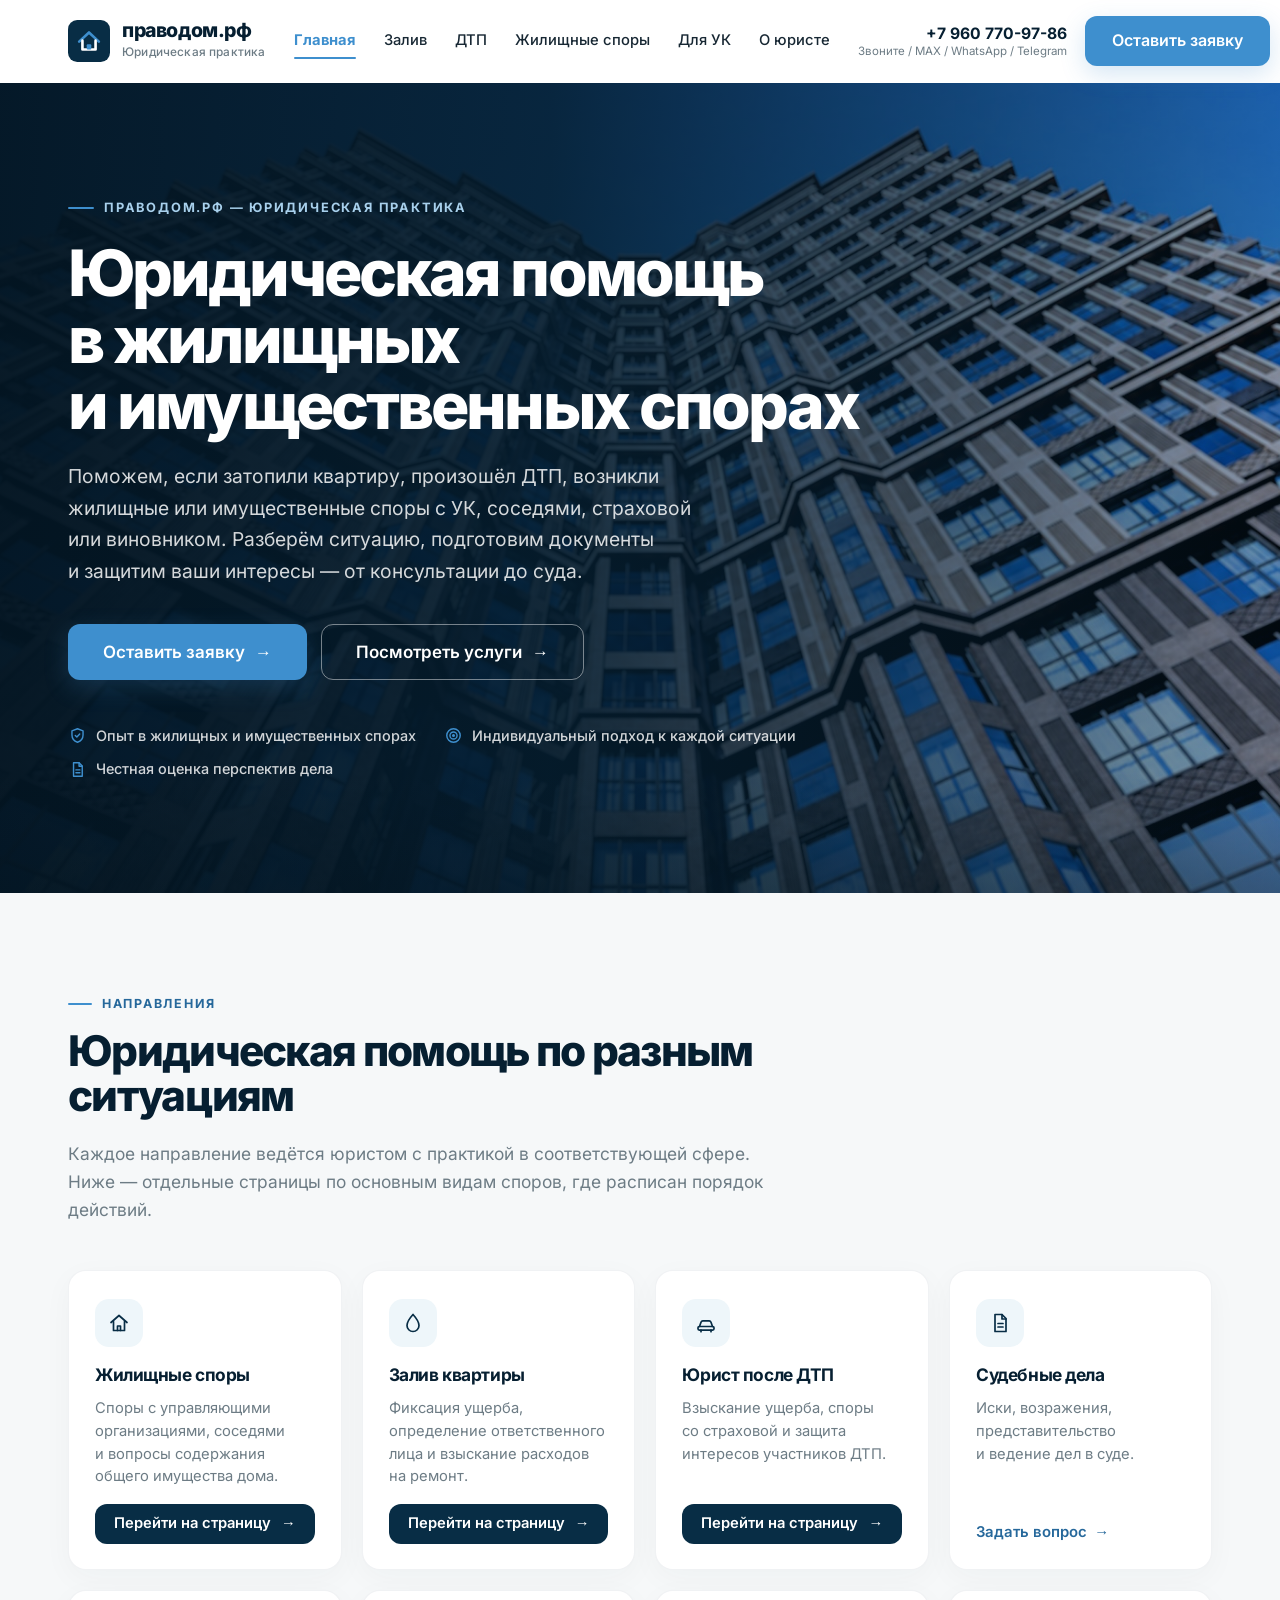
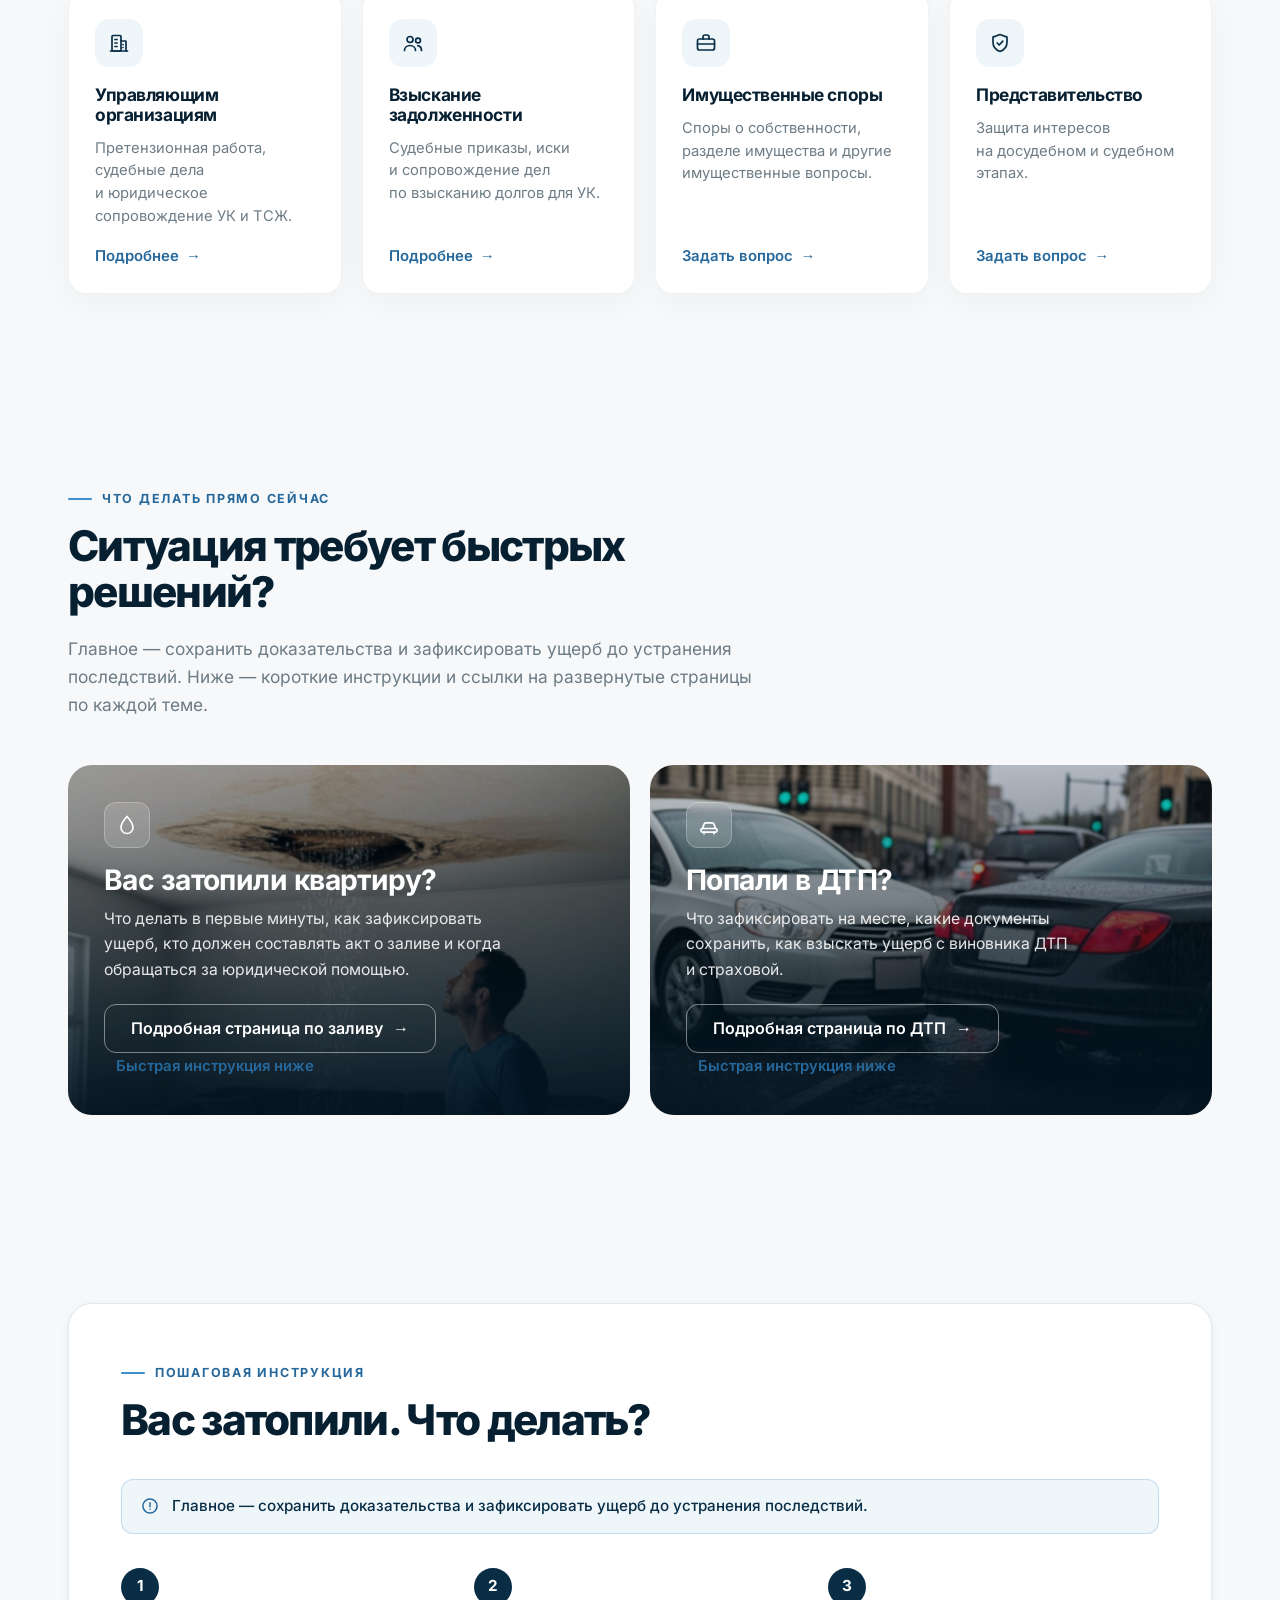
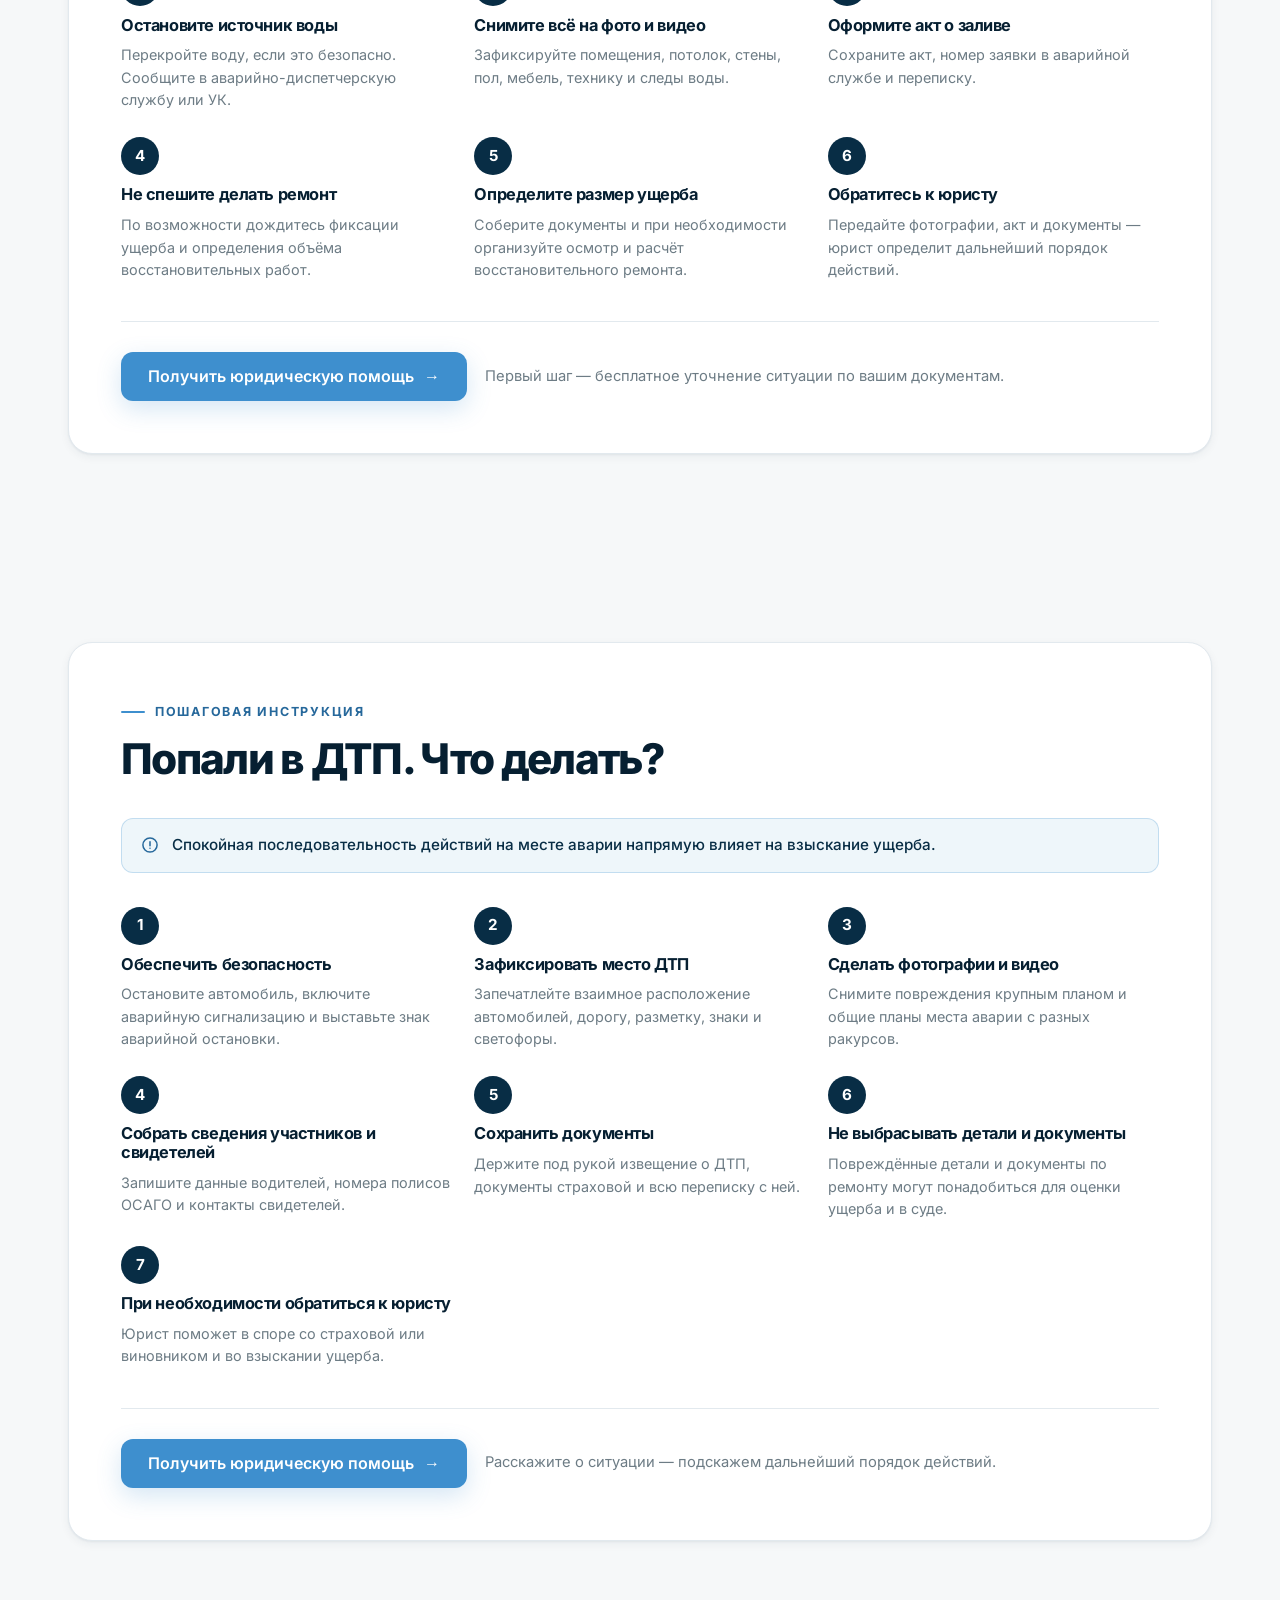
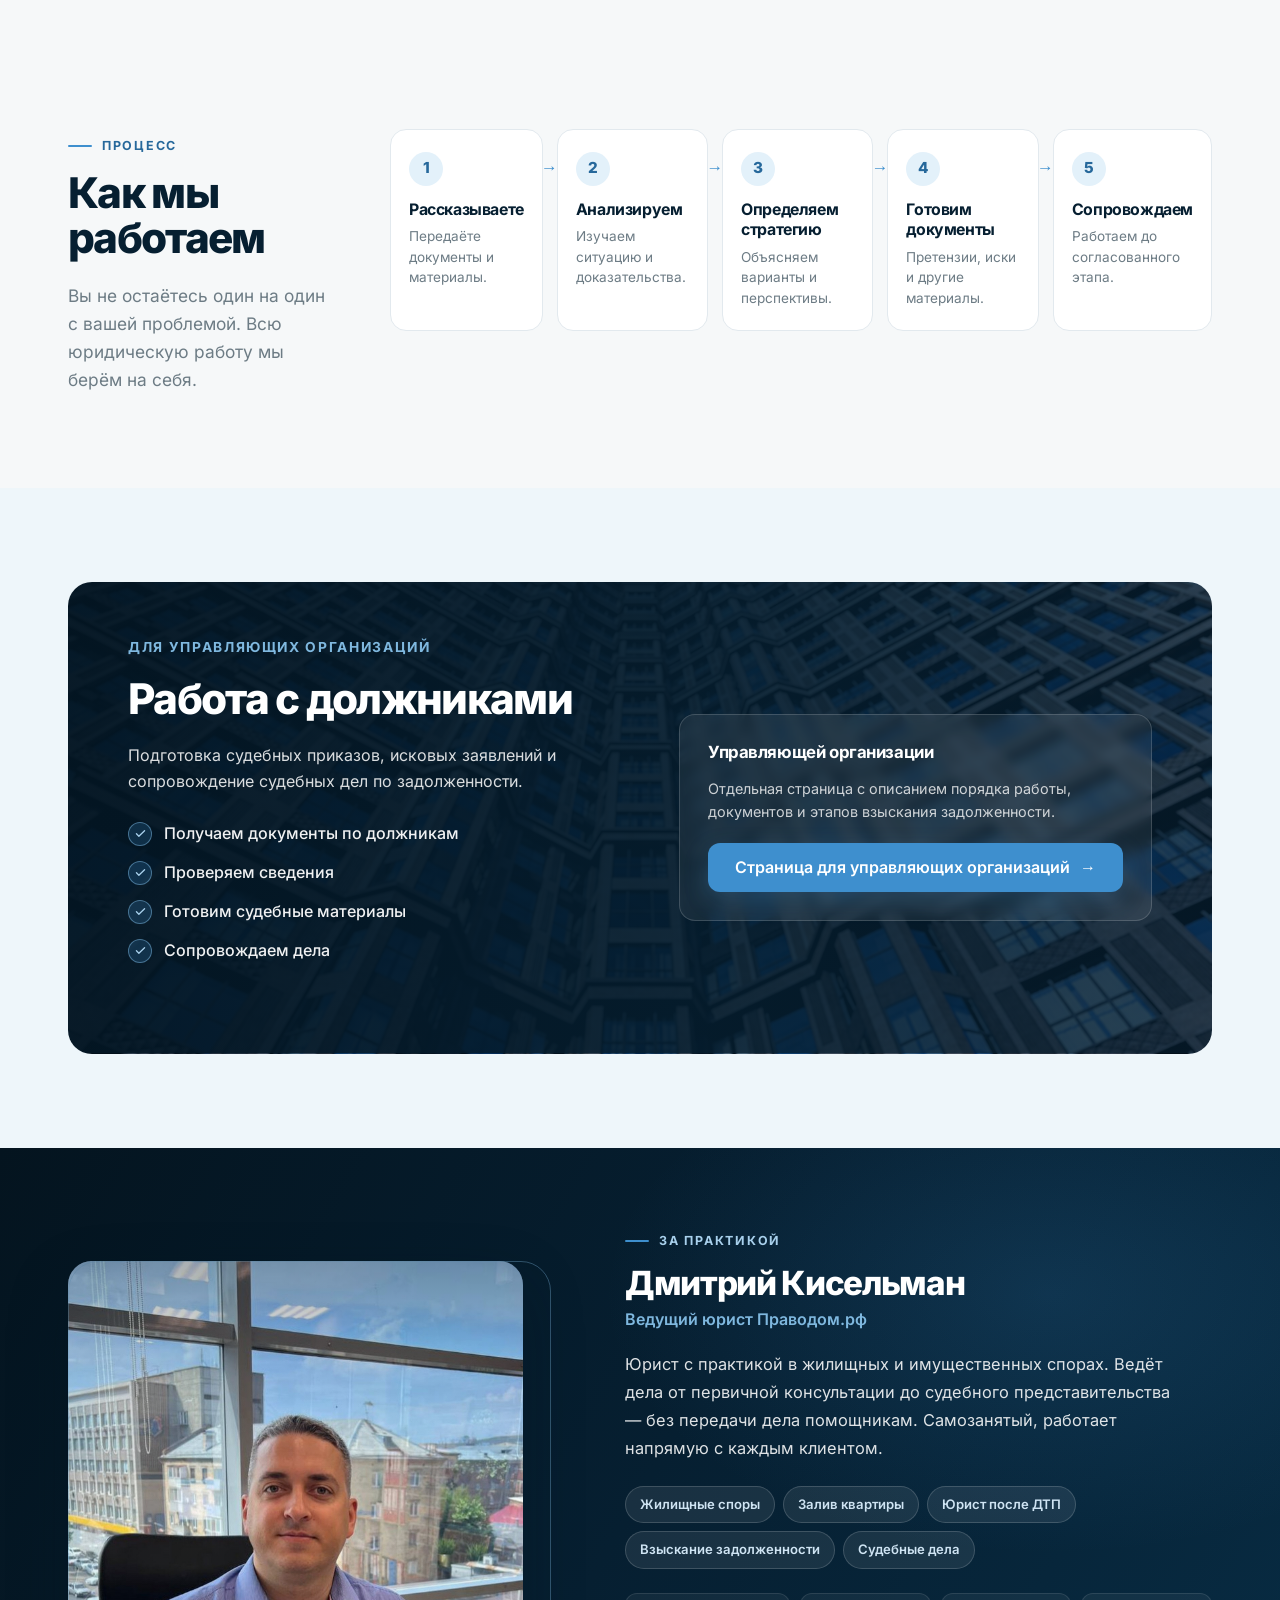
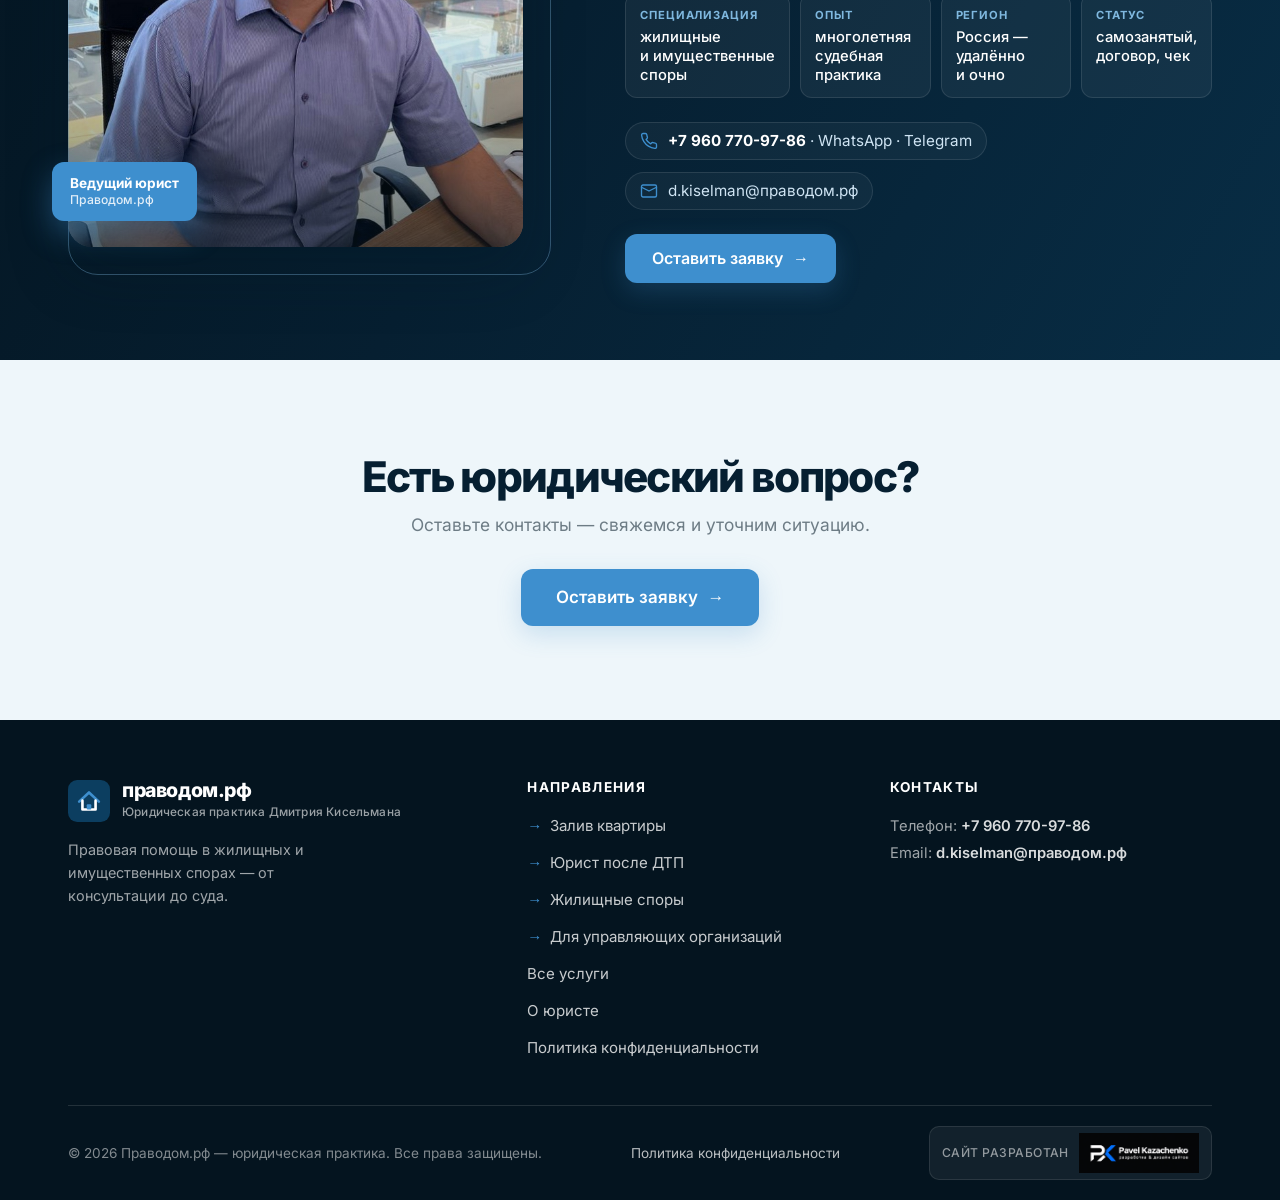
<file: index.html>
<!DOCTYPE html>
<html lang="ru">
<head>
  <meta charset="UTF-8">
  <meta name="viewport" content="width=device-width, initial-scale=1.0">

  <!-- ================= SEO: базовые мета-теги ================= -->
  <title>Праводом.рф — юридическая помощь в жилищных и имущественных спорах</title>
  <meta name="description" content="Юридическая помощь по жилищным и имущественным спорам: заливы квартир, ДТП, взыскание ущерба, судебные дела и работа с управляющими организациями. От консультации до суда.">
  <meta name="keywords" content="юрист по жилищным спорам, юрист по заливу квартиры, юрист после ДТП, взыскание ущерба, юридическая помощь, юрист по имущественным спорам, судебные дела, представитель в суде">
  <meta name="author" content="Дмитрий Кисельман">
  <meta name="robots" content="index, follow, max-image-preview:large, max-snippet:-1">
  <meta name="language" content="Russian">
  <meta name="rating" content="general">

  <!-- ================= SEO: canonical ================= -->
  <link rel="canonical" href="https://xn--80aeg6aibci.xn--p1ai/">

  <!-- ================= SEO: альтернативные hreflang ================= -->
  <link rel="alternate" hreflang="ru" href="https://xn--80aeg6aibci.xn--p1ai/">
  <link rel="alternate" hreflang="x-default" href="https://xn--80aeg6aibci.xn--p1ai/">

  <!-- ================= Open Graph (Facebook, VK, Telegram, WhatsApp) ================= -->
  <meta property="og:type" content="website">
  <meta property="og:site_name" content="Праводом.рф">
  <meta property="og:locale" content="ru_RU">
  <meta property="og:url" content="https://xn--80aeg6aibci.xn--p1ai/">
  <meta property="og:title" content="Праводом.рф — юридическая помощь в жилищных и имущественных спорах">
  <meta property="og:description" content="Юридическая помощь по жилищным и имущественным спорам: заливы квартир, ДТП, взыскание ущерба, судебные дела и работа с управляющими организациями. От консультации до суда.">
  <meta property="og:image" content="https://xn--80aeg6aibci.xn--p1ai/assets/img/hero.jpg">
  <meta property="og:image:width" content="1200">
  <meta property="og:image:height" content="630">
  <meta property="og:image:alt" content="Праводом.рф — юридическая практика Дмитрия Кисельмана">

  <!-- ================= Twitter Card ================= -->
  <meta name="twitter:card" content="summary_large_image">
  <meta name="twitter:title" content="Праводом.рф — юридическая помощь в жилищных и имущественных спорах">
  <meta name="twitter:description" content="Юридическая помощь по жилищным и имущественным спорам: заливы квартир, ДТП, взыскание ущерба, судебные дела и работа с управляющими организациями.">
  <meta name="twitter:image" content="https://xn--80aeg6aibci.xn--p1ai/assets/img/hero.jpg">

  <!-- ================= Производительность и иконки ================= -->
  <link rel="icon" type="image/svg+xml" href="assets/favicon.svg">
  <link rel="apple-touch-icon" href="assets/favicon.svg">
  <link rel="preload" as="image" href="assets/img/hero.jpg">
  <link rel="stylesheet" href="assets/fonts/fonts.css">
  <link rel="stylesheet" href="assets/style.css">

  <!-- ================= Структурированные данные: LegalService (schema.org) ================= -->
  <script type="application/ld+json">
  {
    "@context": "https://schema.org",
    "@type": "LegalService",
    "name": "Праводом.рф — юридическая практика Дмитрия Кисельмана",
    "alternateName": "Праводом.рф",
    "description": "Юридическая помощь по жилищным и имущественным спорам: заливы квартир, ДТП, взыскание ущерба, судебные дела и работа с управляющими организациями.",
    "url": "https://xn--80aeg6aibci.xn--p1ai/",
    "image": "https://xn--80aeg6aibci.xn--p1ai/assets/img/hero.jpg",
    "logo": "https://xn--80aeg6aibci.xn--p1ai/logo.svg",
    "telephone": "+7-960-770-97-86",
    "email": "d.kiselman@праводом.рф",
    "priceRange": "$$",
    "areaServed": {
      "@type": "Country",
      "name": "Россия"
    },
    "address": {
      "@type": "PostalAddress",
      "addressCountry": "RU"
    },
    "founder": {
      "@type": "Person",
      "name": "Дмитрий Кисельман",
      "jobTitle": "Ведущий юрист",
      "worksFor": {
        "@type": "LegalService",
        "name": "Праводом.рф"
      }
    },
    "employee": {
      "@type": "Person",
      "name": "Дмитрий Кисельман",
      "jobTitle": "Ведущий юрист",
      "image": "https://xn--80aeg6aibci.xn--p1ai/assets/dmitry.jpg"
    },
    "contactPoint": {
      "@type": "ContactPoint",
      "telephone": "+7-960-770-97-86",
      "email": "d.kiselman@праводом.рф",
      "contactType": "customer service",
      "availableLanguage": ["Russian"]
    },
    "sameAs": []
  }
  </script>

  <!-- ================= Структурированные данные: BreadcrumbList ================= -->
  <script type="application/ld+json">
  {
    "@context": "https://schema.org",
    "@type": "BreadcrumbList",
    "itemListElement": [
      {
        "@type": "ListItem",
        "position": 1,
        "name": "Главная",
        "item": "https://xn--80aeg6aibci.xn--p1ai/"
      }
    ]
  }
  </script>
  <script src="https://challenges.cloudflare.com/turnstile/v0/api.js" async defer></script>
  <!-- ================= Security Headers (через meta) ================= -->
  <meta http-equiv="Content-Security-Policy" content="default-src 'self'; script-src 'self' 'unsafe-inline' https://challenges.cloudflare.com https://www.googletagmanager.com https://mc.yandex.ru; style-src 'self' 'unsafe-inline' https://challenges.cloudflare.com; img-src 'self' data: blob: https://mc.yandex.ru https://www.google-analytics.com; font-src 'self' data:; connect-src 'self' https://pravodom-lead.paffnyters.workers.dev https://challenges.cloudflare.com https://ncuthxvxiwghjgduchhc.supabase.co https://mc.yandex.ru https://www.google-analytics.com https://www.googletagmanager.com; frame-src https://challenges.cloudflare.com; object-src 'none'; base-uri 'self'; form-action 'self'; frame-ancestors 'none';">
  <meta name="referrer" content="strict-origin-when-cross-origin">
  <meta http-equiv="X-Content-Type-Options" content="nosniff">
  <meta name="color-scheme" content="light">
  <meta name="permissions-policy" content="camera=(), microphone=(), geolocation=(), payment=(), usb=(), magnetometer=(), gyroscope=(), accelerometer=(), interest-cohort=()">

  <!-- ================= Yandex.Metrika ================= -->
  <!-- Yandex.Metrika (счётчик 112861594) -->
  <script type="text/javascript">
    (function(m,e,t,r,i,k,a){m[i]=m[i]||function(){(m[i].a=m[i].a||[]).push(arguments)};
    m[i].l=1*new Date();
    for (var j = 0; j < document.scripts.length; j++) {if (document.scripts[j].src === r) { return; }}
    k=e.createElement(t),a=e.getElementsByTagName(t)[0],k.async=1,k.src=r,a.parentNode.insertBefore(k,a)})
    (window, document, "script", "https://mc.yandex.ru/metrika/tag.js", "ym");
    ym(112861594, "init", {
      clickmap:true,
      trackLinks:true,
      accurateTrackBounce:true,
      webvisor:true
    });
  </script>
  <noscript>
    <div><img src="https://mc.yandex.ru/watch/112861594" style="position:absolute; left:-9999px;" alt="" /></div>
  </noscript>

  <!-- ================= Google Analytics 4 ================= -->
  <!-- Google Analytics 4 (G-REN6XLHVDM) -->
  <script async src="https://www.googletagmanager.com/gtag/js?id=G-REN6XLHVDM"></script>
  <script>
    window.dataLayer = window.dataLayer || [];
    function gtag(){dataLayer.push(arguments);}
    gtag('js', new Date());
    gtag('config', 'G-REN6XLHVDM', { 'anonymize_ip': true });
  </script>

</head>
<body>

<!-- ================= ШАПКА ================= -->
<header class="header" id="top">
  <div class="container header__inner">
    <a class="brand" href="/" aria-label="Праводом.рф — на главную">
      <svg class="brand__mark" viewBox="0 0 64 64" aria-hidden="true">
        <rect width="64" height="64" rx="14" fill="#082D45"/>
        <path d="M17 33 L32 19 L47 33" fill="none" stroke="#3E8FCE" stroke-width="4" stroke-linecap="round" stroke-linejoin="round"/>
        <path d="M22 31.5 V45 H42 V31.5" fill="none" stroke="#FFFFFF" stroke-width="4" stroke-linecap="round" stroke-linejoin="round"/>
        <rect x="28.5" y="37" width="7" height="8" rx="1.5" fill="#3E8FCE"/>
      </svg>
      <span>
        <span class="brand__name">праводом.рф</span>
        <span class="brand__tag">Юридическая практика</span>
      </span>
    </a>
    <nav class="nav" aria-label="Основная навигация">
      <a class="nav__link" href="/">Главная</a>
      <a class="nav__link" href="/zalyv/">Залив</a>
      <a class="nav__link" href="/dtp/">ДТП</a>
      <a class="nav__link" href="/zhilishchnye-spory/">Жилищные споры</a>
      <a class="nav__link" href="/dolgi/">Для УК</a>
      <a class="nav__link" href="#yurist">О юристе</a>
    </nav>
    <div class="header__right">
      <!-- TODO: заменить телефон-заглушку на реальный номер -->
      <a class="header__phone" href="tel:+79607709786" itemprop="telephone">
        <b>+7 960 770-97-86</b>
        <span>Звоните / MAX / WhatsApp / Telegram</span>
      </a>
      <button class="btn btn--primary" type="button" data-modal-open>Оставить заявку</button>
      <button class="nav-toggle" type="button" aria-label="Открыть меню" aria-expanded="false"><span></span></button>
    </div>
  </div>
  <div class="mobile-menu">
    <a href="/">Главная</a>
    <a href="/zalyv/">Залив квартиры</a>
    <a href="/dtp/">Юрист после ДТП</a>
    <a href="/zhilishchnye-spory/">Жилищные споры</a>
    <a href="/dolgi/">Для управляющих организаций</a>
    <a href="#yurist">О юристе</a>
    <a href="tel:+79607709786">+7 960 770-97-86</a>
    <button class="btn btn--primary" type="button" data-modal-open>Оставить заявку</button>
  </div>
</header>

<main>

  <!-- ================= HERO ================= -->
  <section class="hero hero--main" itemscope itemtype="https://schema.org/LegalService">
    <div class="hero__bg" role="img" aria-label="Юридическая практика по жилищным и имущественным спорам"></div>
    <div class="container">
      <div class="hero__inner">
        <p class="hero__eyebrow">Праводом.рф — юридическая практика</p>
        <h1 class="hero__title">Юридическая помощь в&nbsp;жилищных и&nbsp;имущественных спорах</h1>
        <p class="hero__sub">Поможем, если затопили квартиру, произошёл ДТП, возникли жилищные или имущественные споры с&nbsp;УК, соседями, страховой или виновником. Разберём ситуацию, подготовим документы и&nbsp;защитим ваши интересы — от&nbsp;консультации до&nbsp;суда.</p>
        <meta itemprop="name" content="Праводом.рф">
        <meta itemprop="description" content="Юридическая помощь по жилищным и имущественным спорам: заливы квартир, ДТП, взыскание ущерба, судебные дела и работа с управляющими организациями.">
        <div class="hero__actions">
          <button class="btn btn--primary btn--lg" type="button" data-modal-open>Оставить заявку <span class="arr">→</span></button>
          <a class="btn btn--ghost btn--lg" href="#uslugi">Посмотреть услуги <span class="arr">→</span></a>
        </div>
        <ul class="hero__chips">
          <li>
            <svg viewBox="0 0 24 24" fill="none" stroke="currentColor" stroke-width="1.8" stroke-linecap="round" stroke-linejoin="round" aria-hidden="true"><path d="M12 3.5l7 2.6v5.2c0 4.6-3 7.8-7 9.2-4-1.4-7-4.6-7-9.2V6.1z"/><path d="M9.2 12l2 2 3.6-3.8"/></svg>
            Опыт в жилищных и имущественных спорах
          </li>
          <li>
            <svg viewBox="0 0 24 24" fill="none" stroke="currentColor" stroke-width="1.8" stroke-linecap="round" stroke-linejoin="round" aria-hidden="true"><circle cx="12" cy="12" r="8.5"/><circle cx="12" cy="12" r="4.5"/><circle cx="12" cy="12" r="1"/></svg>
            Индивидуальный подход к&nbsp;каждой ситуации
          </li>
          <li>
            <svg viewBox="0 0 24 24" fill="none" stroke="currentColor" stroke-width="1.8" stroke-linecap="round" stroke-linejoin="round" aria-hidden="true"><path d="M7 3.5h7l4 4v13H7z"/><path d="M14 3.5V8h4"/><path d="M10 12.5h5M10 16h5"/></svg>
            Честная оценка перспектив дела
          </li>
        </ul>
      </div>
    </div>
  </section>

  <!-- ================= УСЛУГИ ================= -->
  <section class="section" id="uslugi">
    <div class="container">
      <div class="sec-head reveal">
        <p class="eyebrow">Направления</p>
        <h2>Юридическая помощь по&nbsp;разным ситуациям</h2>
        <p class="sec-lead">Каждое направление ведётся юристом с&nbsp;практикой в&nbsp;соответствующей сфере. Ниже — отдельные страницы по&nbsp;основным видам споров, где расписан порядок действий.</p>
      </div>
      <div class="cards">

        <article class="card reveal">
          <div class="card__icon">
            <svg viewBox="0 0 24 24" fill="none" stroke="currentColor" stroke-width="1.7" stroke-linecap="round" stroke-linejoin="round" aria-hidden="true"><path d="M4 11.5 12 4.5l8 7"/><path d="M6.5 10.5v9h11v-9"/><path d="M10.5 19.5v-4.5h3v4.5"/></svg>
          </div>
          <h3 class="card__title">Жилищные споры</h3>
          <p class="card__text">Споры с&nbsp;управляющими организациями, соседями и&nbsp;вопросы содержания общего имущества дома.</p>
          <a class="btn btn--dark btn--sm card__btn" href="zhilishchnye-spory/">Перейти на страницу <span class="arr">→</span></a>
        </article>

        <article class="card reveal">
          <div class="card__icon">
            <svg viewBox="0 0 24 24" fill="none" stroke="currentColor" stroke-width="1.7" stroke-linecap="round" stroke-linejoin="round" aria-hidden="true"><path d="M12 3.5s6 6.6 6 11a6 6 0 0 1-12 0c0-4.4 6-11 6-11z"/></svg>
          </div>
          <h3 class="card__title">Залив квартиры</h3>
          <p class="card__text">Фиксация ущерба, определение ответственного лица и&nbsp;взыскание расходов на&nbsp;ремонт.</p>
          <a class="btn btn--dark btn--sm card__btn" href="zalyv/">Перейти на страницу <span class="arr">→</span></a>
        </article>

        <article class="card reveal">
          <div class="card__icon">
            <svg viewBox="0 0 24 24" fill="none" stroke="currentColor" stroke-width="1.7" stroke-linecap="round" stroke-linejoin="round" aria-hidden="true"><path d="M5.5 15.5 7 11.2A2 2 0 0 1 8.9 9.9h6.2a2 2 0 0 1 1.9 1.3l1.5 4.3"/><rect x="4" y="15.5" width="16" height="3.6" rx="1.3"/><path d="M7 19.1v1.6M17 19.1v1.6"/></svg>
          </div>
          <h3 class="card__title">Юрист после ДТП</h3>
          <p class="card__text">Взыскание ущерба, споры со&nbsp;страховой и&nbsp;защита интересов участников ДТП.</p>
          <a class="btn btn--dark btn--sm card__btn" href="dtp/">Перейти на страницу <span class="arr">→</span></a>
        </article>

        <article class="card reveal">
          <div class="card__icon">
            <svg viewBox="0 0 24 24" fill="none" stroke="currentColor" stroke-width="1.7" stroke-linecap="round" stroke-linejoin="round" aria-hidden="true"><path d="M7 3.5h7l4 4v13H7z"/><path d="M14 3.5V8h4"/><path d="M10 12.5h5M10 16h5"/></svg>
          </div>
          <h3 class="card__title">Судебные дела</h3>
          <p class="card__text">Иски, возражения, представительство и&nbsp;ведение дел в&nbsp;суде.</p>
          <a class="card__link" href="#zayavka" data-modal-open data-modal-source="usluga-sudebnye-dela">Задать вопрос <span class="arr">→</span></a>
        </article>

        <article class="card reveal">
          <div class="card__icon">
            <svg viewBox="0 0 24 24" fill="none" stroke="currentColor" stroke-width="1.7" stroke-linecap="round" stroke-linejoin="round" aria-hidden="true"><rect x="5" y="4.5" width="9" height="15.5" rx="1"/><path d="M14 10h4.5a.5.5 0 0 1 .5.5v9.5"/><path d="M8 8.5h2M8 12h2M8 15.5h2M16 13.5h.01M16 16.5h.01"/><path d="M3.5 20h17"/></svg>
          </div>
          <h3 class="card__title">Управляющим организациям</h3>
          <p class="card__text">Претензионная работа, судебные дела и&nbsp;юридическое сопровождение УК и&nbsp;ТСЖ.</p>
          <a class="card__link" href="dolgi/">Подробнее <span class="arr">→</span></a>
        </article>

        <article class="card reveal">
          <div class="card__icon">
            <svg viewBox="0 0 24 24" fill="none" stroke="currentColor" stroke-width="1.7" stroke-linecap="round" stroke-linejoin="round" aria-hidden="true"><circle cx="9" cy="8.5" r="3"/><path d="M3.5 19.5c0-3 2.5-5 5.5-5s5.5 2 5.5 5"/><circle cx="17" cy="9.5" r="2.4"/><path d="M16.8 14.6c2.3.4 3.7 2.1 3.7 4.9"/></svg>
          </div>
          <h3 class="card__title">Взыскание задолженности</h3>
          <p class="card__text">Судебные приказы, иски и&nbsp;сопровождение дел по&nbsp;взысканию долгов для УК.</p>
          <a class="card__link" href="dolgi/">Подробнее <span class="arr">→</span></a>
        </article>

        <article class="card reveal">
          <div class="card__icon">
            <svg viewBox="0 0 24 24" fill="none" stroke="currentColor" stroke-width="1.7" stroke-linecap="round" stroke-linejoin="round" aria-hidden="true"><rect x="3.5" y="8" width="17" height="11" rx="2"/><path d="M9 8V6a2 2 0 0 1 2-2h2a2 2 0 0 1 2 2v2"/><path d="M3.5 13h17"/></svg>
          </div>
          <h3 class="card__title">Имущественные споры</h3>
          <p class="card__text">Споры о&nbsp;собственности, разделе имущества и&nbsp;другие имущественные вопросы.</p>
          <a class="card__link" href="#zayavka" data-modal-open data-modal-source="usluga-imushchestvennye-spory">Задать вопрос <span class="arr">→</span></a>
        </article>

        <article class="card reveal">
          <div class="card__icon">
            <svg viewBox="0 0 24 24" fill="none" stroke="currentColor" stroke-width="1.7" stroke-linecap="round" stroke-linejoin="round" aria-hidden="true"><path d="M12 3.5l7 2.6v5.2c0 4.6-3 7.8-7 9.2-4-1.4-7-4.6-7-9.2V6.1z"/><path d="M9.2 12l2 2 3.6-3.8"/></svg>
          </div>
          <h3 class="card__title">Представительство</h3>
          <p class="card__text">Защита интересов на&nbsp;досудебном и&nbsp;судебном этапах.</p>
          <a class="card__link" href="#zayavka" data-modal-open data-modal-source="usluga-predstavitelstvo">Задать вопрос <span class="arr">→</span></a>
        </article>

      </div>
    </div>
  </section>

  <!-- ================= ЧТО ДЕЛАТЬ ПРЯМО СЕЙЧАС ================= -->
  <section class="section section--tint" id="instrukcii">
    <div class="container">
      <div class="sec-head reveal">
        <p class="eyebrow">Что делать прямо сейчас</p>
        <h2>Ситуация требует быстрых решений?</h2>
        <p class="sec-lead">Главное — сохранить доказательства и&nbsp;зафиксировать ущерб до&nbsp;устранения последствий. Ниже — короткие инструкции и&nbsp;ссылки на&nbsp;развернутые страницы по&nbsp;каждой теме.</p>
      </div>
      <div class="promo">
        <article class="promo__card promo__card--flood reveal">
          <div>
            <div class="promo__icon">
              <svg viewBox="0 0 24 24" fill="none" stroke="currentColor" stroke-width="1.7" stroke-linecap="round" stroke-linejoin="round" aria-hidden="true"><path d="M12 3.5s6 6.6 6 11a6 6 0 0 1-12 0c0-4.4 6-11 6-11z"/></svg>
            </div>
            <h3 class="promo__title">Вас затопили квартиру?</h3>
            <p class="promo__text">Что делать в&nbsp;первые минуты, как зафиксировать ущерб, кто должен составлять акт о&nbsp;заливе и&nbsp;когда обращаться за&nbsp;юридической помощью.</p>
            <a class="btn btn--ghost" href="zalyv/">Подробная страница по заливу <span class="arr">→</span></a>
            <a class="card__link" href="#instr-zaliv" style="margin-left:12px">Быстрая инструкция ниже</a>
          </div>
        </article>
        <article class="promo__card promo__card--crash reveal">
          <div>
            <div class="promo__icon">
              <svg viewBox="0 0 24 24" fill="none" stroke="currentColor" stroke-width="1.7" stroke-linecap="round" stroke-linejoin="round" aria-hidden="true"><path d="M5.5 15.5 7 11.2A2 2 0 0 1 8.9 9.9h6.2a2 2 0 0 1 1.9 1.3l1.5 4.3"/><rect x="4" y="15.5" width="16" height="3.6" rx="1.3"/><path d="M7 19.1v1.6M17 19.1v1.6"/></svg>
            </div>
            <h3 class="promo__title">Попали в ДТП?</h3>
            <p class="promo__text">Что зафиксировать на&nbsp;месте, какие документы сохранить, как взыскать ущерб с&nbsp;виновника ДТП и&nbsp;страховой.</p>
            <a class="btn btn--ghost" href="dtp/">Подробная страница по ДТП <span class="arr">→</span></a>
            <a class="card__link" href="#instr-dtp" style="margin-left:12px">Быстрая инструкция ниже</a>
          </div>
        </article>
      </div>
    </div>
  </section>

  <!-- ================= ИНСТРУКЦИЯ: ВАС ЗАТОПИЛИ ================= -->
  <section class="section" id="instr-zaliv">
    <div class="container">
      <div class="guide reveal">
        <div class="guide__head">
          <p class="eyebrow">Пошаговая инструкция</p>
          <h2>Вас затопили. Что делать?</h2>
        </div>
        <p class="guide__warn">
          <svg viewBox="0 0 24 24" fill="none" stroke="currentColor" stroke-width="1.8" stroke-linecap="round" stroke-linejoin="round" aria-hidden="true"><circle cx="12" cy="12" r="8.5"/><path d="M12 8v5M12 16h.01"/></svg>
          Главное — сохранить доказательства и зафиксировать ущерб до&nbsp;устранения последствий.
        </p>
        <div class="steps">
          <div class="step">
            <div class="step__num">1</div>
            <h3 class="step__title">Остановите источник воды</h3>
            <p class="step__text">Перекройте воду, если это безопасно. Сообщите в аварийно-диспетчерскую службу или УК.</p>
          </div>
          <div class="step">
            <div class="step__num">2</div>
            <h3 class="step__title">Снимите всё на фото и видео</h3>
            <p class="step__text">Зафиксируйте помещения, потолок, стены, пол, мебель, технику и следы воды.</p>
          </div>
          <div class="step">
            <div class="step__num">3</div>
            <h3 class="step__title">Оформите акт о заливе</h3>
            <p class="step__text">Сохраните акт, номер заявки в аварийной службе и переписку.</p>
          </div>
          <div class="step">
            <div class="step__num">4</div>
            <h3 class="step__title">Не спешите делать ремонт</h3>
            <p class="step__text">По возможности дождитесь фиксации ущерба и определения объёма восстановительных работ.</p>
          </div>
          <div class="step">
            <div class="step__num">5</div>
            <h3 class="step__title">Определите размер ущерба</h3>
            <p class="step__text">Соберите документы и при необходимости организуйте осмотр и расчёт восстановительного ремонта.</p>
          </div>
          <div class="step">
            <div class="step__num">6</div>
            <h3 class="step__title">Обратитесь к юристу</h3>
            <p class="step__text">Передайте фотографии, акт и документы — юрист определит дальнейший порядок действий.</p>
          </div>
        </div>
        <div class="guide__cta">
          <button class="btn btn--primary" type="button" data-modal-open data-modal-source="instrukciya-zaliv">Получить юридическую помощь <span class="arr">→</span></button>
          <p>Первый шаг — бесплатное уточнение ситуации по вашим документам.</p>
        </div>
      </div>
    </div>
  </section>

  <!-- ================= ИНСТРУКЦИЯ: ДТП ================= -->
  <section class="section section--tint" id="instr-dtp">
    <div class="container">
      <div class="guide reveal">
        <div class="guide__head">
          <p class="eyebrow">Пошаговая инструкция</p>
          <h2>Попали в ДТП. Что делать?</h2>
        </div>
        <p class="guide__warn">
          <svg viewBox="0 0 24 24" fill="none" stroke="currentColor" stroke-width="1.8" stroke-linecap="round" stroke-linejoin="round" aria-hidden="true"><circle cx="12" cy="12" r="8.5"/><path d="M12 8v5M12 16h.01"/></svg>
          Спокойная последовательность действий на месте аварии напрямую влияет на взыскание ущерба.
        </p>
        <div class="steps">
          <div class="step">
            <div class="step__num">1</div>
            <h3 class="step__title">Обеспечить безопасность</h3>
            <p class="step__text">Остановите автомобиль, включите аварийную сигнализацию и выставьте знак аварийной остановки.</p>
          </div>
          <div class="step">
            <div class="step__num">2</div>
            <h3 class="step__title">Зафиксировать место ДТП</h3>
            <p class="step__text">Запечатлейте взаимное расположение автомобилей, дорогу, разметку, знаки и светофоры.</p>
          </div>
          <div class="step">
            <div class="step__num">3</div>
            <h3 class="step__title">Сделать фотографии и видео</h3>
            <p class="step__text">Снимите повреждения крупным планом и общие планы места аварии с разных ракурсов.</p>
          </div>
          <div class="step">
            <div class="step__num">4</div>
            <h3 class="step__title">Собрать сведения участников и свидетелей</h3>
            <p class="step__text">Запишите данные водителей, номера полисов ОСАГО и контакты свидетелей.</p>
          </div>
          <div class="step">
            <div class="step__num">5</div>
            <h3 class="step__title">Сохранить документы</h3>
            <p class="step__text">Держите под рукой извещение о ДТП, документы страховой и всю переписку с ней.</p>
          </div>
          <div class="step">
            <div class="step__num">6</div>
            <h3 class="step__title">Не выбрасывать детали и документы</h3>
            <p class="step__text">Повреждённые детали и документы по ремонту могут понадобиться для оценки ущерба и в суде.</p>
          </div>
          <div class="step">
            <div class="step__num">7</div>
            <h3 class="step__title">При необходимости обратиться к юристу</h3>
            <p class="step__text">Юрист поможет в споре со страховой или виновником и во взыскании ущерба.</p>
          </div>
        </div>
        <div class="guide__cta">
          <button class="btn btn--primary" type="button" data-modal-open data-modal-source="instrukciya-dtp">Получить юридическую помощь <span class="arr">→</span></button>
          <p>Расскажите о ситуации — подскажем дальнейший порядок действий.</p>
        </div>
      </div>
    </div>
  </section>

  <!-- ================= КАК МЫ РАБОТАЕМ ================= -->
  <section class="section" id="kak-rabotaem">
    <div class="container">
      <div class="work">
        <div class="work__intro reveal">
          <p class="eyebrow">Процесс</p>
          <h2>Как мы работаем</h2>
          <p class="sec-lead">Вы не остаётесь один на один с вашей проблемой. Всю юридическую работу мы берём на себя.</p>
        </div>
        <div class="workrow">
          <div class="workstep reveal">
            <div class="workstep__num">1</div>
            <h3 class="workstep__title">Рассказываете</h3>
            <p class="workstep__text">Передаёте документы и материалы.</p>
          </div>
          <div class="workstep reveal">
            <div class="workstep__num">2</div>
            <h3 class="workstep__title">Анализируем</h3>
            <p class="workstep__text">Изучаем ситуацию и доказательства.</p>
          </div>
          <div class="workstep reveal">
            <div class="workstep__num">3</div>
            <h3 class="workstep__title">Определяем стратегию</h3>
            <p class="workstep__text">Объясняем варианты и перспективы.</p>
          </div>
          <div class="workstep reveal">
            <div class="workstep__num">4</div>
            <h3 class="workstep__title">Готовим документы</h3>
            <p class="workstep__text">Претензии, иски и другие материалы.</p>
          </div>
          <div class="workstep reveal">
            <div class="workstep__num">5</div>
            <h3 class="workstep__title">Сопровождаем</h3>
            <p class="workstep__text">Работаем до согласованного этапа.</p>
          </div>
        </div>
      </div>
    </div>
  </section>

  <!-- ================= БЛОК ДЛЯ УК (ненавязчиво) ================= -->
  <section class="section section--blue" id="uk">
    <div class="container">
      <div class="ukband reveal">
        <div class="ukband__grid">
          <div>
            <p class="ukband__sub">Для управляющих организаций</p>
            <h2 class="ukband__title">Работа с должниками</h2>
            <p class="ukband__text">Подготовка судебных приказов, исковых заявлений и сопровождение судебных дел по задолженности.</p>
            <ul class="checklist">
              <li><span class="tick"><svg viewBox="0 0 24 24" fill="none" stroke="currentColor" stroke-width="2.4" stroke-linecap="round" stroke-linejoin="round" aria-hidden="true"><path d="M4.5 12.5l4.5 4.5L19.5 7"/></svg></span>Получаем документы по должникам</li>
              <li><span class="tick"><svg viewBox="0 0 24 24" fill="none" stroke="currentColor" stroke-width="2.4" stroke-linecap="round" stroke-linejoin="round" aria-hidden="true"><path d="M4.5 12.5l4.5 4.5L19.5 7"/></svg></span>Проверяем сведения</li>
              <li><span class="tick"><svg viewBox="0 0 24 24" fill="none" stroke="currentColor" stroke-width="2.4" stroke-linecap="round" stroke-linejoin="round" aria-hidden="true"><path d="M4.5 12.5l4.5 4.5L19.5 7"/></svg></span>Готовим судебные материалы</li>
              <li><span class="tick"><svg viewBox="0 0 24 24" fill="none" stroke="currentColor" stroke-width="2.4" stroke-linecap="round" stroke-linejoin="round" aria-hidden="true"><path d="M4.5 12.5l4.5 4.5L19.5 7"/></svg></span>Сопровождаем дела</li>
            </ul>
          </div>
          <div class="ukband__panel">
            <h3>Управляющей организации</h3>
            <p>Отдельная страница с описанием порядка работы, документов и этапов взыскания задолженности.</p>
            <a class="btn btn--primary" href="dolgi/">Страница для управляющих организаций <span class="arr">→</span></a>
          </div>
        </div>
      </div>
    </div>
  </section>

  <!-- ================= ЮРИСТ (личность — ближе к концу) ================= -->
  <section class="lawyer" id="yurist" itemscope itemtype="https://schema.org/Person">
    <div class="container">
      <div class="lawyer__grid">
        <div class="lawyer__photo-wrap reveal">
          <img class="lawyer__photo" src="assets/dmitry.jpg" alt="Дмитрий Кисельман — юрист по жилищным и имущественным спорам, ведущий юрист Праводом.рф" loading="lazy" width="460" height="575" itemprop="image">
          <div class="lawyer__badge">Ведущий юрист<small>Праводом.рф</small></div>
        </div>
        <div class="reveal">
          <p class="eyebrow">За практикой</p>
          <h2 class="lawyer__name" itemprop="name">Дмитрий Кисельман</h2>
          <p class="lawyer__role" itemprop="jobTitle">Ведущий юрист Праводом.рф</p>
          <p class="lawyer__text" itemprop="description">Юрист с&nbsp;практикой в&nbsp;жилищных и&nbsp;имущественных спорах. Ведёт дела от&nbsp;первичной консультации до&nbsp;судебного представительства — без&nbsp;передачи дела помощникам. Самозанятый, работает напрямую с&nbsp;каждым клиентом.</p>
          <ul class="lawyer__tags" itemprop="knowsAbout">
            <li>Жилищные споры</li>
            <li>Залив квартиры</li>
            <li>Юрист после ДТП</li>
            <li>Взыскание задолженности</li>
            <li>Судебные дела</li>
          </ul>

          <!-- Компактные факты — плиткой -->
          <div class="lawyer__facts">
            <div class="lawyer__fact" itemprop="knowsAbout">
              <span class="lawyer__fact-label">Специализация</span>
              <span class="lawyer__fact-value">жилищные и&nbsp;имущественные споры</span>
            </div>
            <div class="lawyer__fact">
              <span class="lawyer__fact-label">Опыт</span>
              <span class="lawyer__fact-value">многолетняя судебная практика</span>
            </div>
            <div class="lawyer__fact" itemprop="areaServed">
              <span class="lawyer__fact-label">Регион</span>
              <span class="lawyer__fact-value">Россия — удалённо и&nbsp;очно</span>
            </div>
            <div class="lawyer__fact">
              <span class="lawyer__fact-label">Статус</span>
              <span class="lawyer__fact-value">самозанятый, договор, чек</span>
            </div>
          </div>

          <!-- Контакты — компактно -->
          <div class="lawyer__contacts-row">
            <a class="lawyer__contact-link" href="tel:+79607709786" itemprop="telephone">
              <svg viewBox="0 0 24 24" fill="none" stroke="currentColor" stroke-width="1.8" stroke-linecap="round" stroke-linejoin="round" aria-hidden="true"><path d="M22 16.92v3a2 2 0 0 1-2.18 2 19.79 19.79 0 0 1-8.63-3.07 19.5 19.5 0 0 1-6-6 19.79 19.79 0 0 1-3.07-8.67A2 2 0 0 1 4.11 2h3a2 2 0 0 1 2 1.72 12.84 12.84 0 0 0 .7 2.81 2 2 0 0 1-.45 2.11L8.09 9.91a16 16 0 0 0 6 6l1.27-1.27a2 2 0 0 1 2.11-.45 12.84 12.84 0 0 0 2.81.7A2 2 0 0 1 22 16.92z"/></svg>
              <span><b>+7 960 770-97-86</b> · WhatsApp · Telegram</span>
            </a>
            <a class="lawyer__contact-link" href="mailto:d.kiselman@праводом.рф" itemprop="email">
              <svg viewBox="0 0 24 24" fill="none" stroke="currentColor" stroke-width="1.8" stroke-linecap="round" stroke-linejoin="round" aria-hidden="true"><rect x="2" y="4" width="20" height="16" rx="2"/><path d="m22 7-10 5L2 7"/></svg>
              <span>d.kiselman@праводом.рф</span>
            </a>
          </div>

          <div class="lawyer__cta">
            <button class="btn btn--primary" type="button" data-modal-open>Оставить заявку <span class="arr">→</span></button>
          </div>

          <!-- TODO: дополнить конкретным вузом, годом окончания, стажем в годах, адресом приёма — когда материалы готовы -->
        </div>
      </div>
    </div>
  </section>

  <!-- ================= ФИНАЛЬНЫЙ CTA ================= -->
  <section class="section section--blue">
    <div class="container cta-final reveal">
      <h2>Есть юридический вопрос?</h2>
      <p class="sec-lead">Оставьте контакты — свяжемся и уточним ситуацию.</p>
      <button class="btn btn--primary btn--lg" type="button" data-modal-open>Оставить заявку <span class="arr">→</span></button>
    </div>
  </section>

</main>

  <!-- ================= ФУТЕР ================= -->
  <footer class="footer">
    <div class="container">
      <div class="footer__grid">
        <div>
          <a class="brand" href="/" aria-label="Праводом.рф — на главную">
            <svg class="brand__mark" viewBox="0 0 64 64" aria-hidden="true">
              <rect width="64" height="64" rx="14" fill="#0C3E60"/>
              <path d="M17 33 L32 19 L47 33" fill="none" stroke="#3E8FCE" stroke-width="4" stroke-linecap="round" stroke-linejoin="round"/>
              <path d="M22 31.5 V45 H42 V31.5" fill="none" stroke="#FFFFFF" stroke-width="4" stroke-linecap="round" stroke-linejoin="round"/>
              <rect x="28.5" y="37" width="7" height="8" rx="1.5" fill="#3E8FCE"/>
            </svg>
            <span>
              <span class="brand__name">праводом.рф</span>
              <span class="brand__tag">Юридическая практика Дмитрия Кисельмана</span>
            </span>
          </a>
          <p class="footer__desc">Правовая помощь в жилищных и имущественных спорах — от консультации до суда.</p>
        </div>
        <div>
          <h3 class="footer__title">Направления</h3>
          <ul class="footer__links">
            <li><a href="zalyv/"><span class="arr">→</span> Залив квартиры</a></li>
            <li><a href="dtp/"><span class="arr">→</span> Юрист после ДТП</a></li>
            <li><a href="zhilishchnye-spory/"><span class="arr">→</span> Жилищные споры</a></li>
            <li><a href="dolgi/"><span class="arr">→</span> Для управляющих организаций</a></li>
            <li><a href="#uslugi">Все услуги</a></li>
            <li><a href="#yurist">О юристе</a></li>
            <li><a href="privacy.html">Политика конфиденциальности</a></li>
          </ul>
        </div>
        <div>
          <h3 class="footer__title">Контакты</h3>
          <!-- TODO: добавить реальные контакты и реквизиты, когда они будут готовы -->
          <p class="footer__contacts">
            Телефон: <b>+7 960 770-97-86</b><br>
            Email: <b>d.kiselman@праводом.рф</b>
          </p>
        </div>
      </div>
      <div class="footer__bottom">
        <span>© 2026 Праводом.рф — юридическая практика. Все права защищены.</span><a href="privacy.html">Политика конфиденциальности</a>      <div class="footer__dev">
        <span class="footer__dev-label">Сайт разработан</span>
        <a class="footer__dev-link" href="mailto:paffnytersk@gmail.com" title="Заказать такой сайт">
          <img class="footer__dev-logo" src="assets/pk-logo.png" alt="PK — разработка сайтов" loading="lazy" width="60" height="30">
        </a>
      </div>
      </div>
    </div>
  </footer>

  <!-- ================= МОДАЛЬНОЕ ОКНО ЗАЯВКИ (единая форма для всех кнопок) ================= -->
  <div class="modal" id="zayavka" role="dialog" aria-modal="true" aria-labelledby="zayavka-title" hidden>
    <div class="modal__card" data-modal-card>
      <button class="modal__close" type="button" data-modal-close aria-label="Закрыть окно">×</button>

      <div data-form-wrap>
        <h3 class="modal__title" id="zayavka-title">Оставить заявку</h3>
        <p class="modal__sub">Оставьте контакты — свяжемся и уточним ситуацию.</p>

        <form class="form" id="lead-form" novalidate>
          <!-- Антиспам: honeypot. Человек это поле не видит и не заполняет.
               Если оно заполнено — отправка игнорируется (бот). -->
          <div class="hp" aria-hidden="true">
            <label>Сайт (не заполнять)<input type="text" name="website" tabindex="-1" autocomplete="off"></label>
          </div>

          <div class="field">
            <label for="f-name">Как к вам обращаться? <span class="req">*</span></label>
            <input type="text" id="f-name" name="name" placeholder="Имя" autocomplete="name" required>
            <small class="field__err">Укажите, как к вам обращаться</small>
          </div>

          <div class="field">
            <label for="f-phone">Номер телефона <span class="req">*</span></label>
            <input type="tel" id="f-phone" name="phone" placeholder="+7 (___) ___-__-__" inputmode="tel" autocomplete="tel" required>
            <small class="field__err">Укажите корректный номер телефона</small>
          </div>

          <div class="field">
            <label for="f-email">Email <span style="color:var(--muted);font-weight:500">(необязательно)</span></label>
            <input type="email" id="f-email" name="email" placeholder="mail@example.ru" autocomplete="email">
            <small class="field__err">Проверьте адрес электронной почты</small>
          </div>
        <div class="field">
          <label for="f-service">Вид услуги <span class="req">*</span></label>
          <select id="f-service" name="service_type" required>
            <option value="">— выберите —</option>
            <option value="dolgi">Взыскание задолженности (для управляющих организаций)</option>
            <option value="zalyv">Залив квартиры</option>
            <option value="dtp">ДТП</option>
            <option value="zhilishchnye-spory">Жилищные споры</option>
            <option value="other" selected>Другое / не уверен</option>
          </select>
          <small class="field__err">Укажите вид услуги</small>
        </div>

        <div class="field">
          <label for="f-comment">Комментарий <span style="color:var(--muted);font-weight:500">(необязательно)</span></label>
          <textarea id="f-comment" name="comment" placeholder="Кратко опишите ситуацию" rows="3"></textarea>
        </div>


          <label class="consent">
            <input type="checkbox" id="f-consent" name="consent" required>
            <span class="box"><svg viewBox="0 0 24 24" fill="none" stroke="currentColor" stroke-width="3" stroke-linecap="round" stroke-linejoin="round" aria-hidden="true"><path d="M4.5 12.5l4.5 4.5L19.5 7"/></svg></span>
            <span class="consent__text">Соглашаюсь на обработку персональных данных в&nbsp;соответствии с&nbsp;<a href="privacy.html" target="_blank" rel="noopener">политикой конфиденциальности</a>.</span>
          </label>
        <!-- Cloudflare Turnstile: анти-бот/анти-DDoS проверка -->
        <div class="cf-turnstile" data-sitekey="0x4AAAAAAE9_oedsHKGV35CN" data-theme="light"></div>

        <button class="btn btn--primary form__submit" type="submit" disabled>Отправить заявку</button>
          <p class="form__note">Нажимая «Отправить заявку», вы соглашаетесь на обработку персональных данных.</p>
        </form>
      </div>

      <!-- Экран успеха (показывается после отправки) -->
      <div class="form-success" data-success hidden>
        <div class="form-success__icon">
          <svg viewBox="0 0 24 24" fill="none" stroke="currentColor" stroke-width="2.2" stroke-linecap="round" stroke-linejoin="round" aria-hidden="true"><path d="M4.5 12.5l4.5 4.5L19.5 7"/></svg>
        </div>
        <h3>Заявка отправлена</h3>
        <p>Форма подготовлена к подключению CRM. После настройки заявки будут автоматически передаваться в работу.</p>
        <button class="btn btn--outline" type="button" data-modal-close>Хорошо</button>
      </div>
    </div>
  </div>

  <script src="assets/main.js" defer></script>
</body>
</html>
</file>
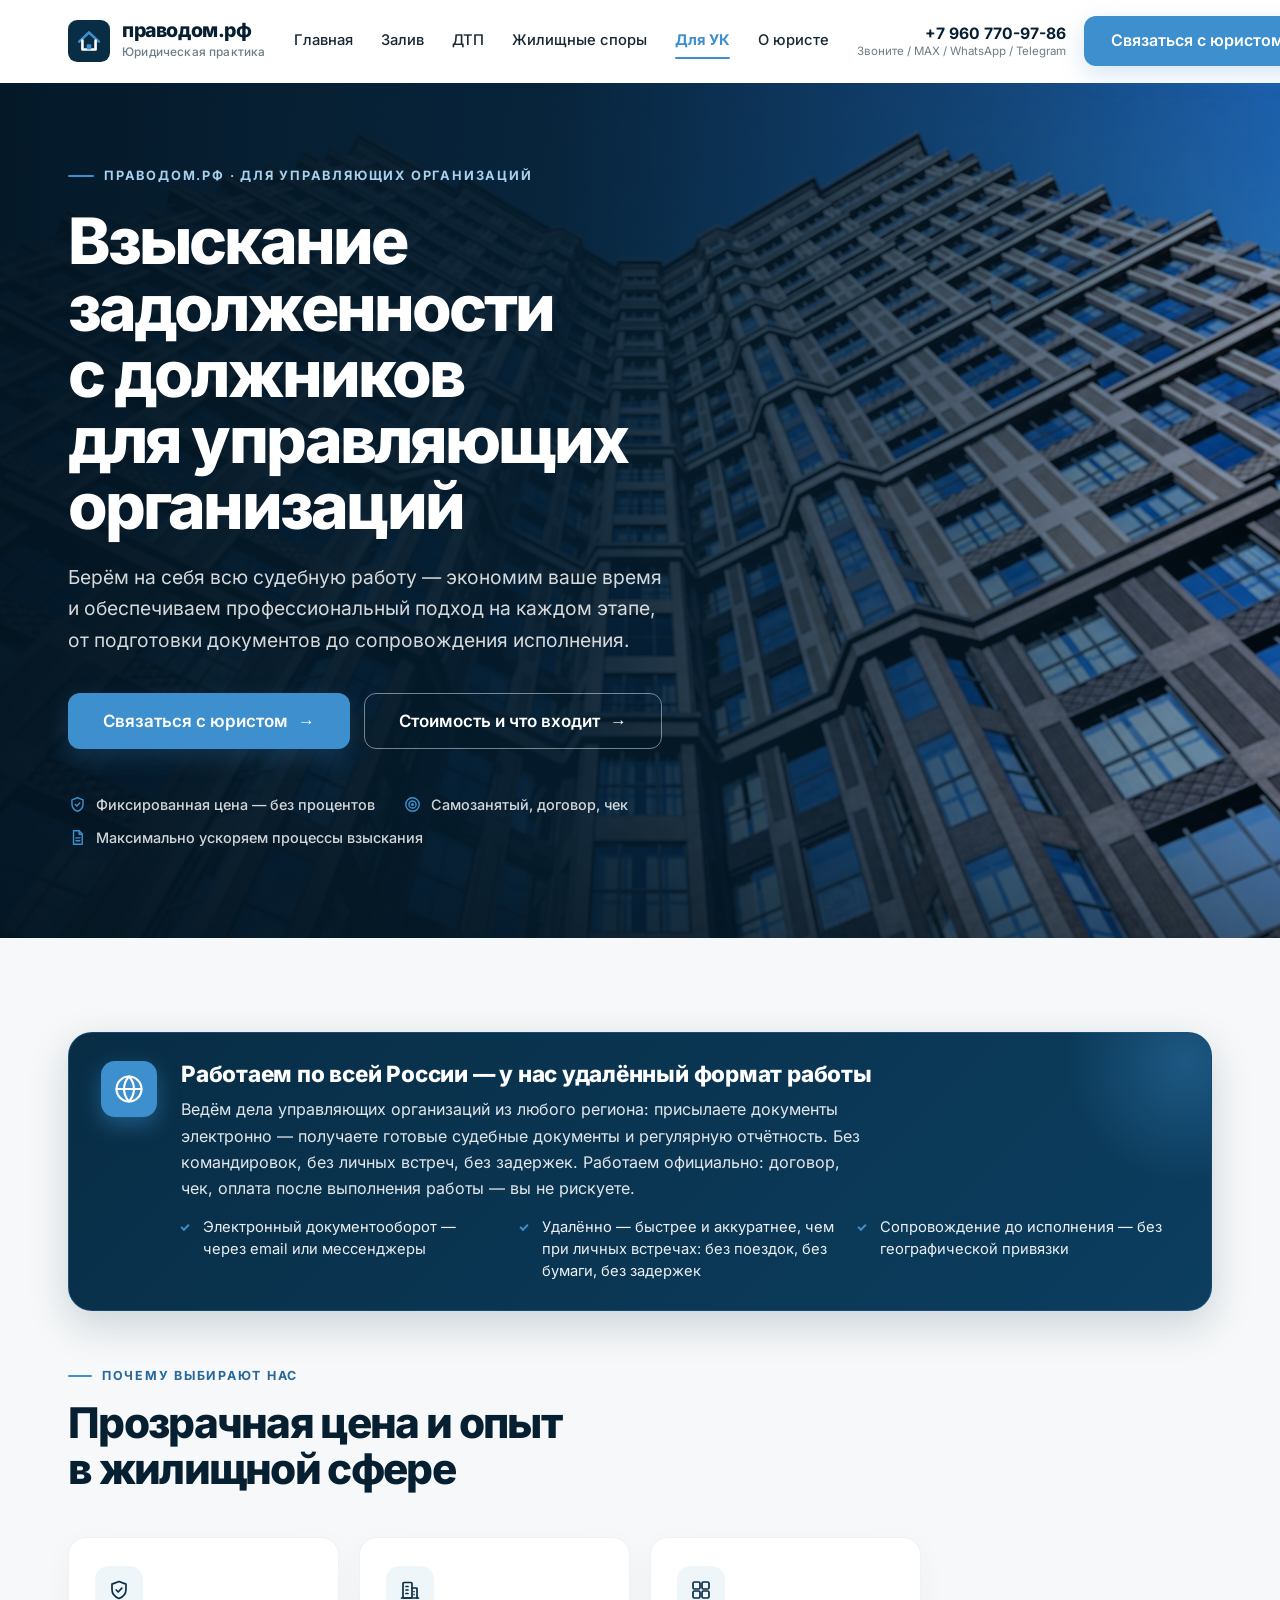
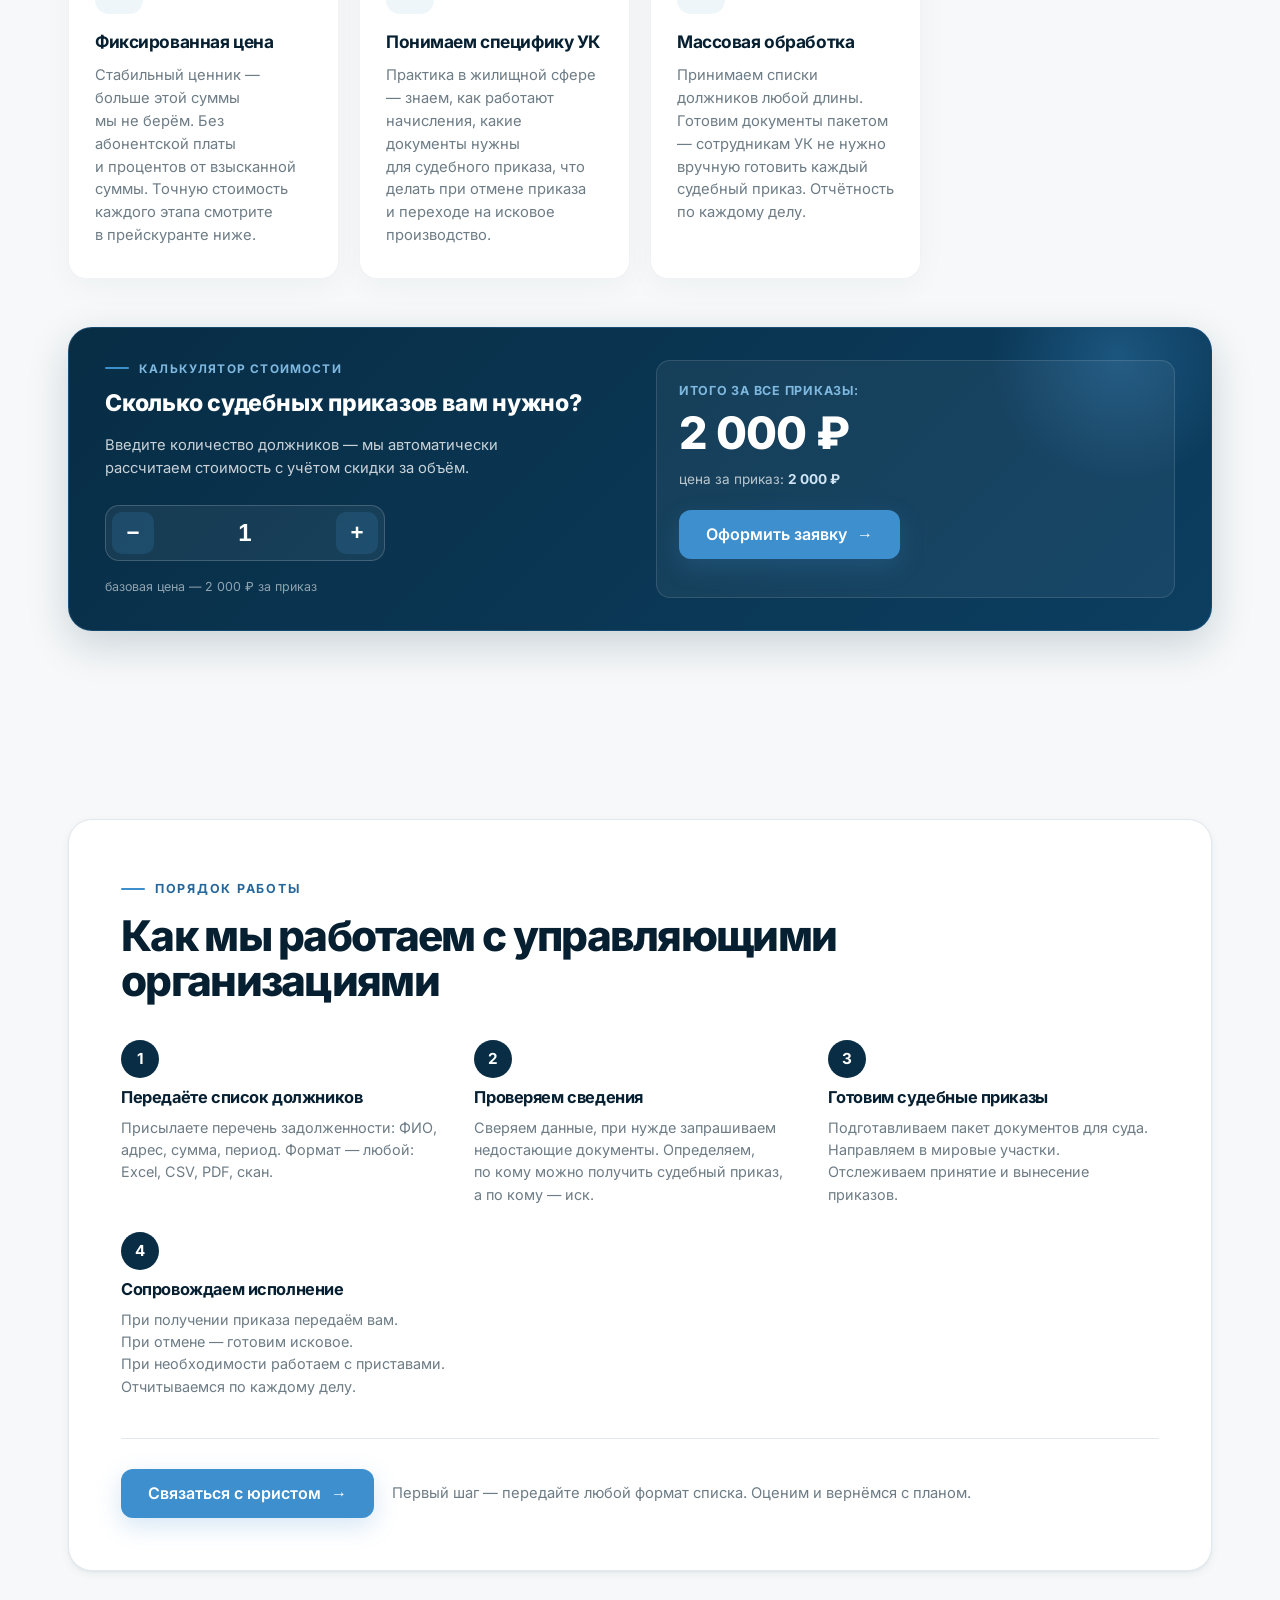
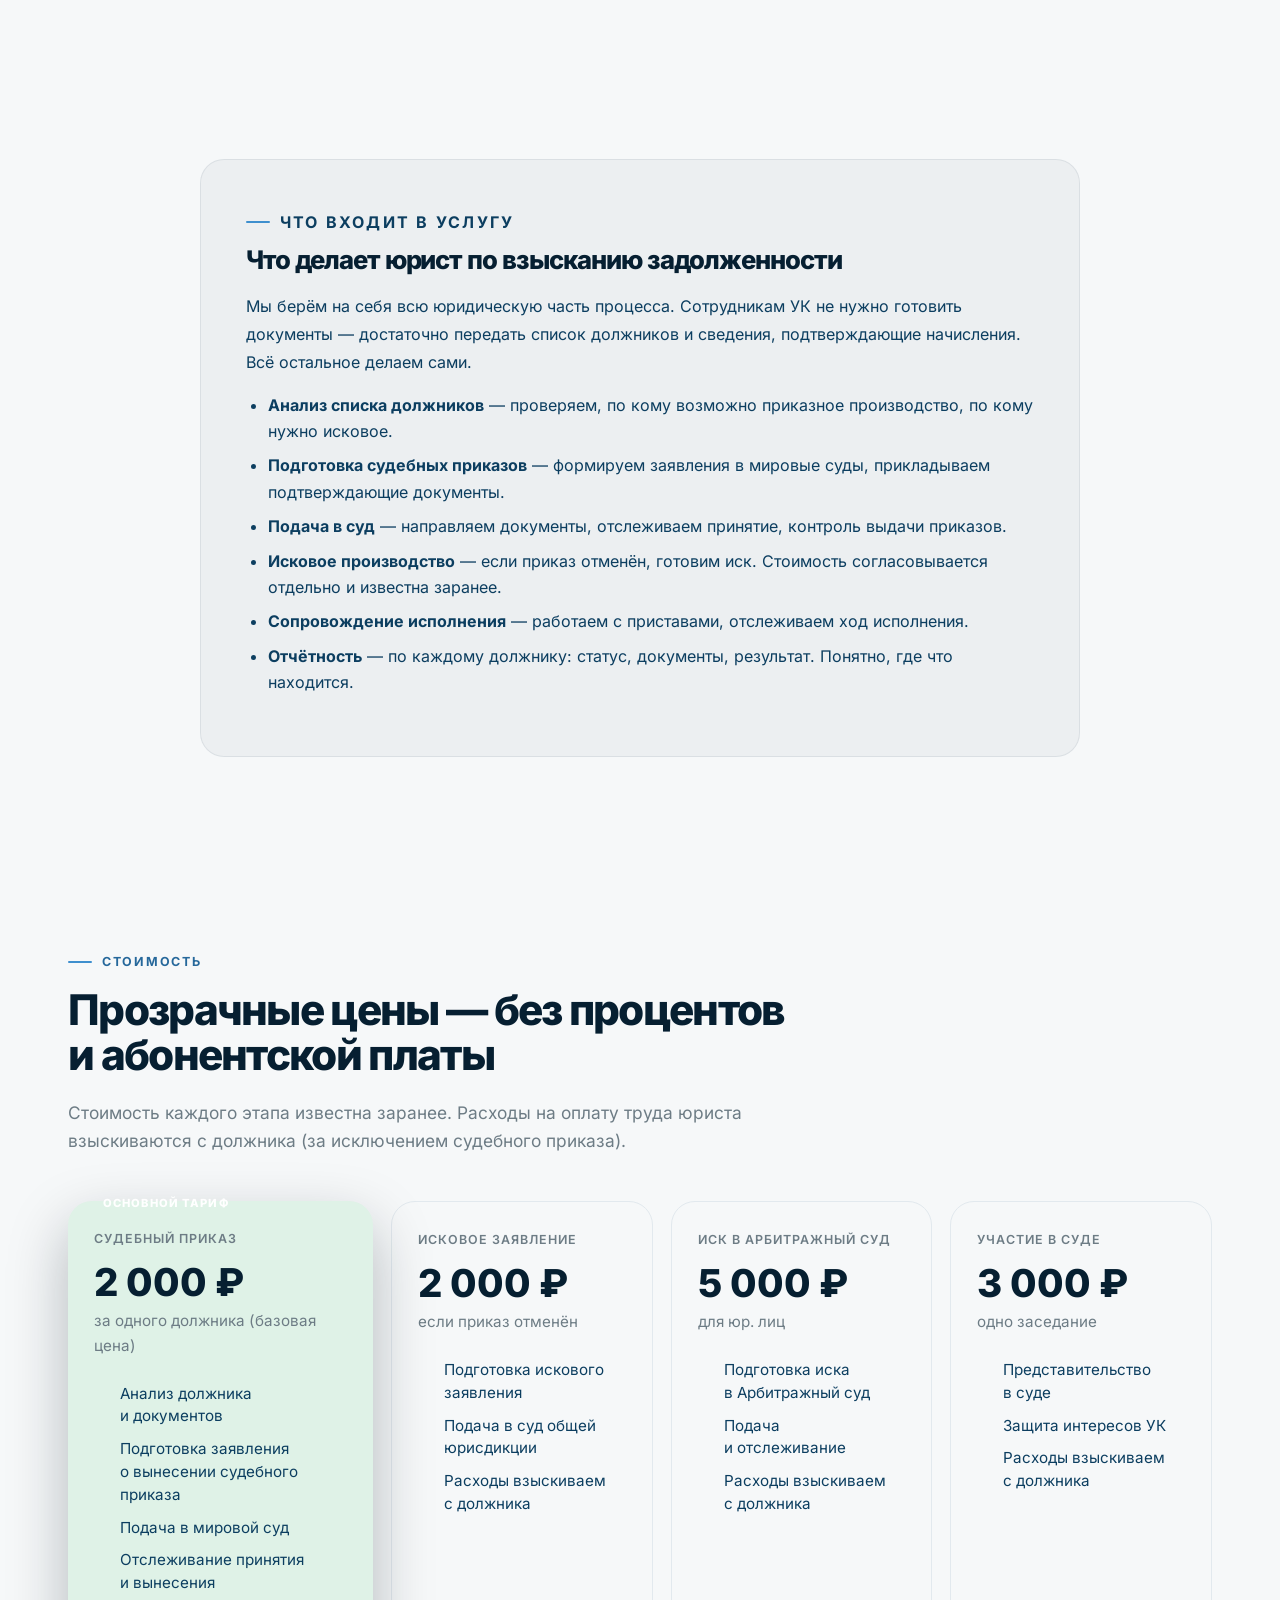
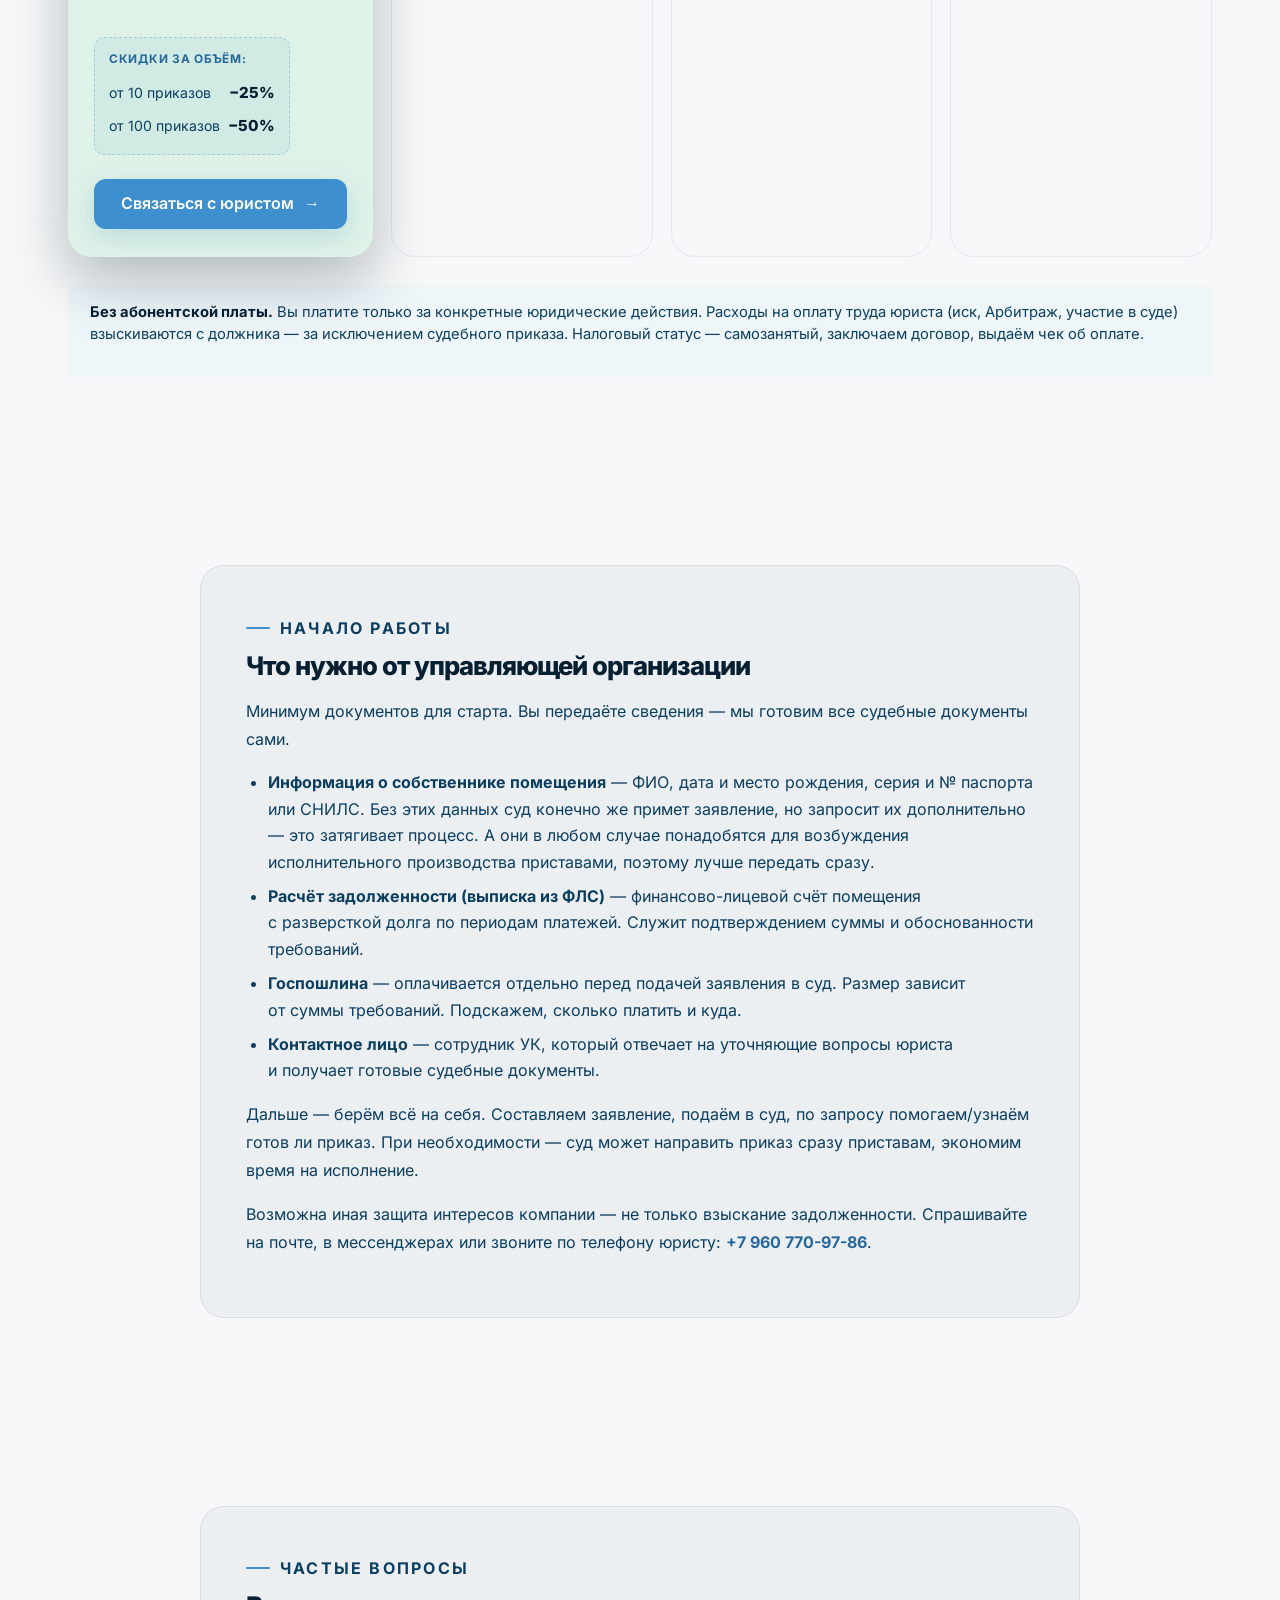
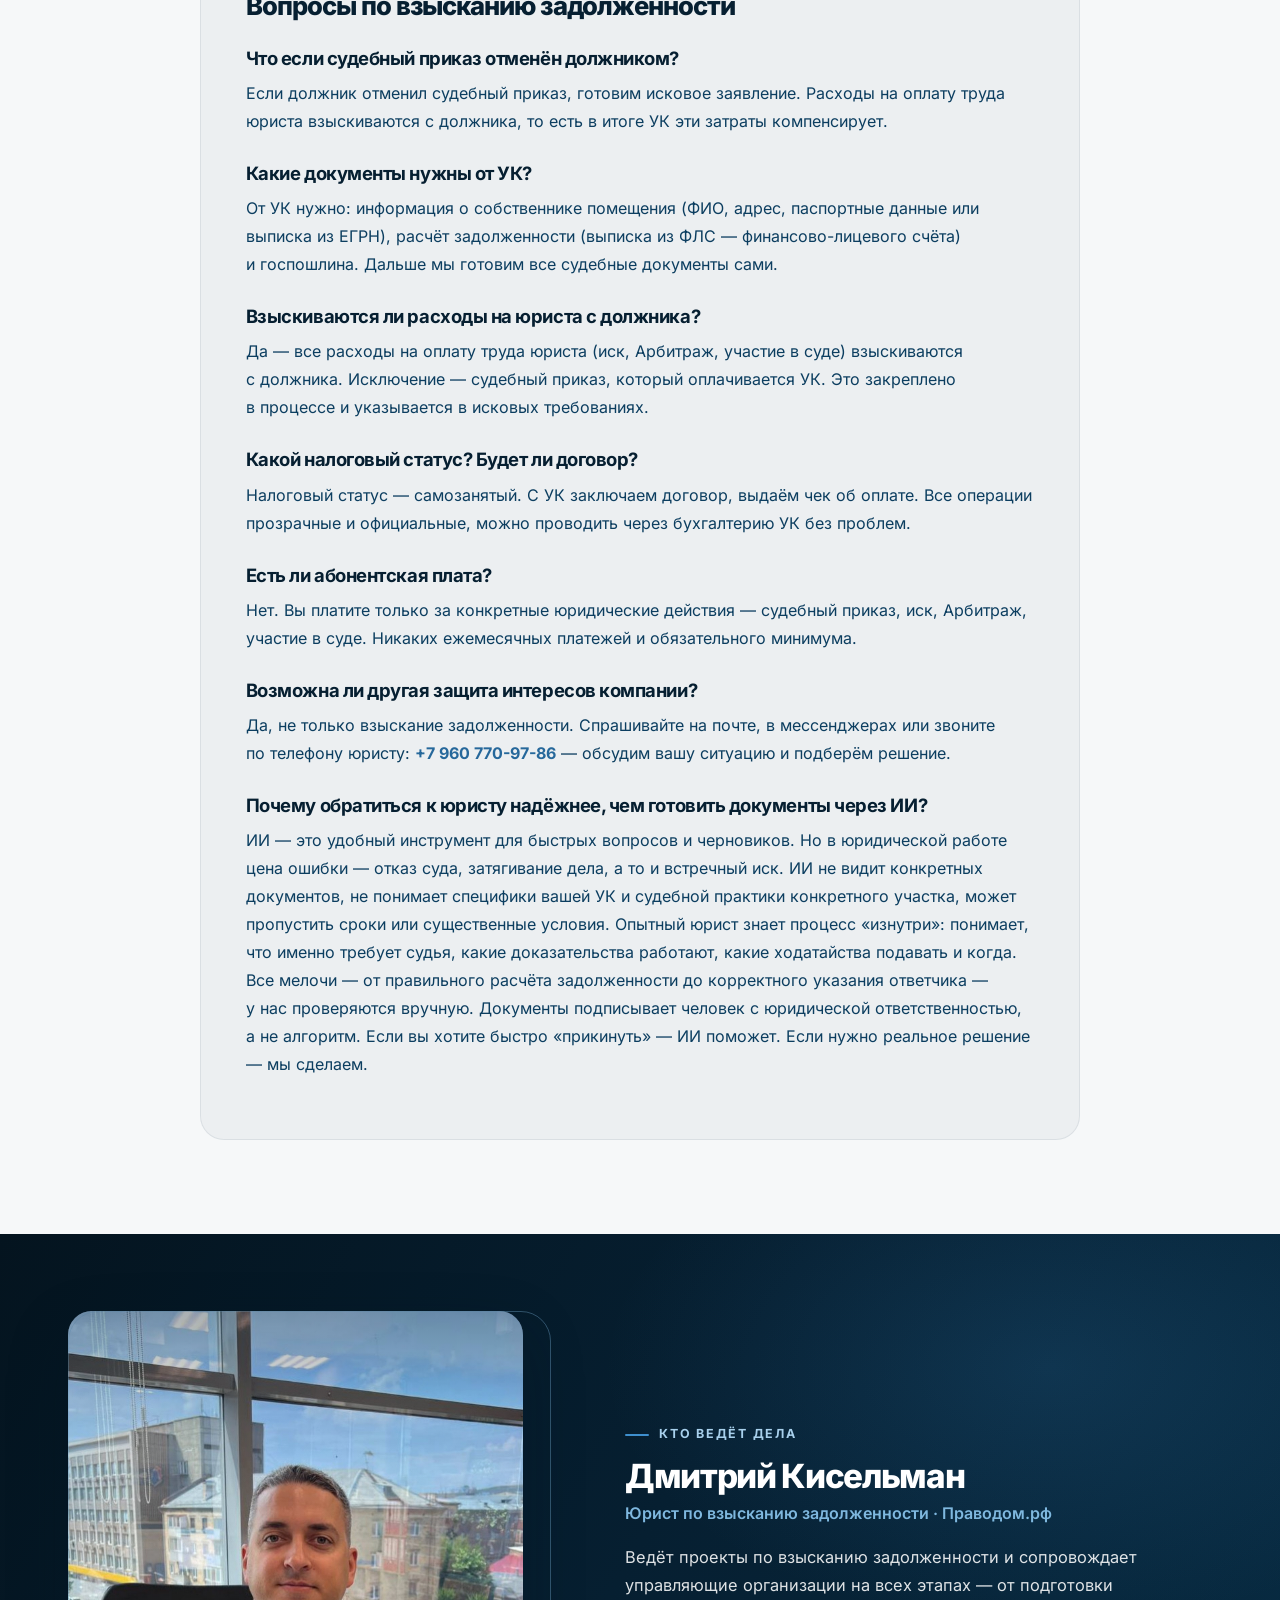
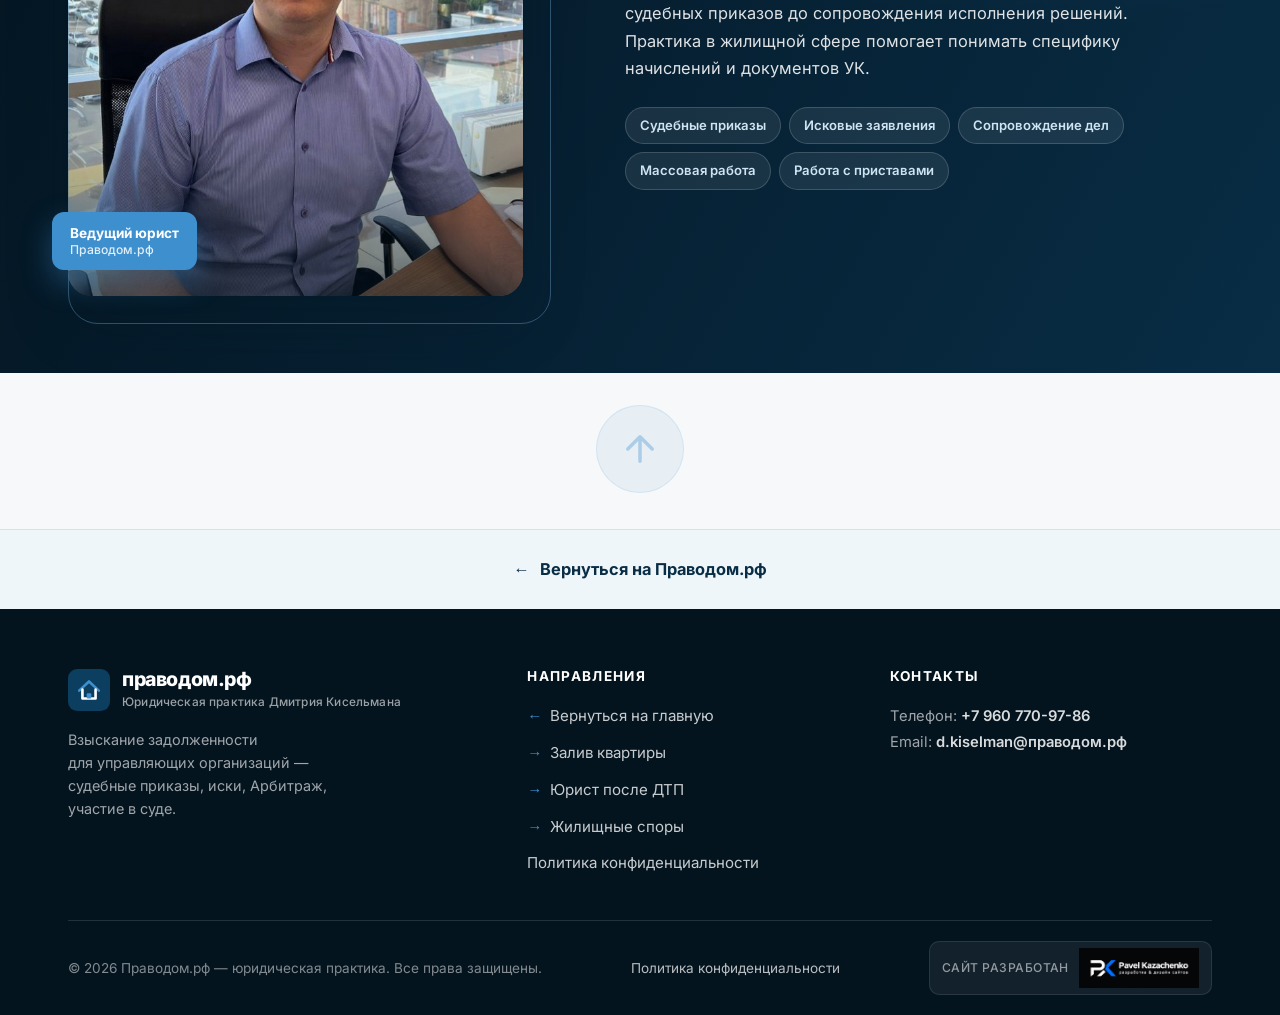
<file: dolgi/index.html>
<!DOCTYPE html>
<html lang="ru">
<head>
  <meta charset="UTF-8">
  <meta name="viewport" content="width=device-width, initial-scale=1.0">

  <!-- ================= SEO: базовые мета-теги ================= -->
  <title>Взыскание задолженности для управляющих организаций — судебный приказ от 2 000 ₽</title>
  <meta name="description" content="Взыскание задолженности для управляющих организаций. Судебный приказ — 2 000 ₽, исковое заявление — 2 000 ₽, иск в Арбитражный суд — 5 000 ₽, участие в суде — 3 000 ₽. Расходы на юриста взыскиваются с должника. Самозанятый, договор, чек. Передайте документы — остальное сделаем сами.">
  <meta name="keywords" content="взыскание задолженности, судебный приказ, должники управляющих организаций, юридическое сопровождение управляющих организаций, взыскание долгов за коммунальные услуги, иск в Арбитражный суд, самозанятый юрист для УК">
  <meta name="author" content="Дмитрий Кисельман">
  <meta name="robots" content="index, follow, max-image-preview:large, max-snippet:-1">

  <!-- ================= SEO: canonical ================= -->
  <link rel="canonical" href="https://xn--80aeg6aibci.xn--p1ai/dolgi/">

  <!-- ================= Open Graph ================= -->
  <meta property="og:type" content="website">
  <meta property="og:site_name" content="Праводом.рф">
  <meta property="og:locale" content="ru_RU">
  <meta property="og:url" content="https://xn--80aeg6aibci.xn--p1ai/dolgi/">
  <meta property="og:title" content="Взыскание задолженности для управляющих организаций — судебный приказ от 2 000 ₽">
  <meta property="og:description" content="Судебный приказ — 2 000 ₽, иск — 2 000 ₽, Арбитраж — 5 000 ₽, участие в суде — 3 000 ₽. Расходы на юриста взыскиваются с должника. Самозанятый, договор, чек.">
  <meta property="og:image" content="https://xn--80aeg6aibci.xn--p1ai/assets/img/city.jpg">
  <meta property="og:image:alt" content="Взыскание задолженности для управляющих организаций — Праводом.рф">

  <!-- ================= Twitter Card ================= -->
  <meta name="twitter:card" content="summary_large_image">
  <meta name="twitter:title" content="Взыскание задолженности для управляющих организаций — судебный приказ от 2 000 ₽">
  <meta name="twitter:description" content="Судебный приказ — 2 000 ₽, иск — 2 000 ₽, Арбитраж — 5 000 ₽. Расходы на юриста взыскиваются с должника. Самозанятый, договор, чек.">
  <meta name="twitter:image" content="https://xn--80aeg6aibci.xn--p1ai/assets/img/city.jpg">

  <!-- ================= Производительность и иконки ================= -->
  <link rel="icon" type="image/svg+xml" href="../assets/favicon.svg">
  <link rel="apple-touch-icon" href="../assets/favicon.svg">
  <link rel="preload" as="image" href="../assets/img/city.jpg">
  <link rel="stylesheet" href="../assets/fonts/fonts.css">
  <link rel="stylesheet" href="../assets/style.css">

  <!-- ================= Структурированные данные: BreadcrumbList ================= -->
  <script type="application/ld+json">
  {
    "@context": "https://schema.org",
    "@type": "BreadcrumbList",
    "itemListElement": [
      {
        "@type": "ListItem",
        "position": 1,
        "name": "Главная",
        "item": "https://xn--80aeg6aibci.xn--p1ai/"
      },
      {
        "@type": "ListItem",
        "position": 2,
        "name": "Взыскание задолженности для УК",
        "item": "https://xn--80aeg6aibci.xn--p1ai/dolgi/"
      }
    ]
  }
  </script>

  <!-- ================= Структурированные данные: Service + Offer ================= -->
  <script type="application/ld+json">
  {
    "@context": "https://schema.org",
    "@type": "Service",
    "name": "Взыскание задолженности для управляющих организаций",
    "serviceType": "Юридическое сопровождение взыскания задолженности по коммунальным платежам",
    "description": "Подготовка судебных приказов, исковых заявлений и сопровождение судебных дел по взысканию задолженности для управляющих организаций. Судебный приказ — 2 000 ₽.",
    "provider": {
      "@type": "LegalService",
      "name": "Праводом.рф",
      "url": "https://xn--80aeg6aibci.xn--p1ai/",
      "telephone": "+7-960-770-97-86",
      "email": "d.kiselman@праводом.рф",
      "founder": {
        "@type": "Person",
        "name": "Дмитрий Кисельман",
        "jobTitle": "Ведущий юрист"
      }
    },
    "areaServed": {
      "@type": "Country",
      "name": "Россия"
    },
    "offers": {
      "@type": "Offer",
      "price": "2000",
      "priceCurrency": "RUB",
      "description": "Стоимость одного судебного приказа по должнику управляющей организации",
      "url": "https://xn--80aeg6aibci.xn--p1ai/dolgi/"
    },
    "url": "https://xn--80aeg6aibci.xn--p1ai/dolgi/"
  }
  </script>

  <!-- ================= Структурированные данные: FAQPage ================= -->
  <script type="application/ld+json">
  {
    "@context": "https://schema.org",
    "@type": "FAQPage",
    "mainEntity": [
      {
        "@type": "Question",
        "name": "Что если судебный приказ отменён должником?",
        "acceptedAnswer": {
          "@type": "Answer",
          "text": "Если должник отменил судебный приказ, готовим исковое заявление. Расходы на оплату труда юриста взыскиваются с должника, то есть в итоге УК эти затраты компенсирует."
        }
      },
      {
        "@type": "Question",
        "name": "Какие документы нужны от УК?",
        "acceptedAnswer": {
          "@type": "Answer",
          "text": "От УК нужно: информация о собственнике помещения (ФИО, адрес, паспортные данные или выписка из ЕГРН), расчёт задолженности (выписка из ФЛС — финансово-лицевого счёта) и госпошлина. Дальше мы готовим все судебные документы сами."
        }
      },
      {
        "@type": "Question",
        "name": "Взыскиваются ли расходы на юриста с должника?",
        "acceptedAnswer": {
          "@type": "Answer",
          "text": "Да — все расходы на оплату труда юриста (иск, Арбитраж, участие в суде) взыскиваются с должника. Исключение — судебный приказ, который оплачивается УК. Это закреплено в процессе и указывается в исковых требованиях."
        }
      },
      {
        "@type": "Question",
        "name": "Какой налоговый статус? Будет ли договор?",
        "acceptedAnswer": {
          "@type": "Answer",
          "text": "Налоговый статус — самозанятый. С УК заключаем договор, выдаём чек об оплате. Все операции прозрачные и официальные, можно проводить через бухгалтерию УК без проблем."
        }
      },
      {
        "@type": "Question",
        "name": "Есть ли абонентская плата?",
        "acceptedAnswer": {
          "@type": "Answer",
          "text": "Нет. Вы платите только за конкретные юридические действия — судебный приказ, иск, Арбитраж, участие в суде. Никаких ежемесячных платежей и обязательного минимума."
        }
      },
      {
        "@type": "Question",
        "name": "Почему обратиться к юристу надёжнее, чем готовить документы через ИИ?",
        "acceptedAnswer": {
          "@type": "Answer",
          "text": "ИИ — это удобный инструмент для быстрых вопросов и черновиков. Но в юридической работе цена ошибки — отказ суда, затягивание дела, встречный иск. ИИ не видит конкретных документов, не понимает специфики вашей УК и судебной практики конкретного участка, может пропустить сроки или существенные условия. Опытный юрист знает процесс изнутри: что требует судья, какие доказательства работают, какие ходатайства подавать и когда. Все мелочи проверяются вручную, документы подписывает человек с юридической ответственностью."
        }
      }
    ]
  }
  </script>
  <script src="https://challenges.cloudflare.com/turnstile/v0/api.js" async defer></script>
  <!-- ================= Security Headers (через meta) ================= -->
  <meta http-equiv="Content-Security-Policy" content="default-src 'self'; script-src 'self' 'unsafe-inline' https://challenges.cloudflare.com https://www.googletagmanager.com https://mc.yandex.ru; style-src 'self' 'unsafe-inline' https://challenges.cloudflare.com; img-src 'self' data: blob: https://mc.yandex.ru https://www.google-analytics.com; font-src 'self' data:; connect-src 'self' https://pravodom-lead.paffnyters.workers.dev https://challenges.cloudflare.com https://ncuthxvxiwghjgduchhc.supabase.co https://mc.yandex.ru https://www.google-analytics.com https://www.googletagmanager.com; frame-src https://challenges.cloudflare.com; object-src 'none'; base-uri 'self'; form-action 'self'; frame-ancestors 'none';">
  <meta name="referrer" content="strict-origin-when-cross-origin">
  <meta http-equiv="X-Content-Type-Options" content="nosniff">
  <meta name="color-scheme" content="light">
  <meta name="permissions-policy" content="camera=(), microphone=(), geolocation=(), payment=(), usb=(), magnetometer=(), gyroscope=(), accelerometer=(), interest-cohort=()">

  <!-- ================= Yandex.Metrika ================= -->
  <!-- Yandex.Metrika (счётчик 112861594) -->
  <script type="text/javascript">
    (function(m,e,t,r,i,k,a){m[i]=m[i]||function(){(m[i].a=m[i].a||[]).push(arguments)};
    m[i].l=1*new Date();
    for (var j = 0; j < document.scripts.length; j++) {if (document.scripts[j].src === r) { return; }}
    k=e.createElement(t),a=e.getElementsByTagName(t)[0],k.async=1,k.src=r,a.parentNode.insertBefore(k,a)})
    (window, document, "script", "https://mc.yandex.ru/metrika/tag.js", "ym");
    ym(112861594, "init", {
      clickmap:true,
      trackLinks:true,
      accurateTrackBounce:true,
      webvisor:true
    });
  </script>
  <noscript>
    <div><img src="https://mc.yandex.ru/watch/112861594" style="position:absolute; left:-9999px;" alt="" /></div>
  </noscript>

  <!-- ================= Google Analytics 4 ================= -->
  <!-- Google Analytics 4 (G-REN6XLHVDM) -->
  <script async src="https://www.googletagmanager.com/gtag/js?id=G-REN6XLHVDM"></script>
  <script>
    window.dataLayer = window.dataLayer || [];
    function gtag(){dataLayer.push(arguments);}
    gtag('js', new Date());
    gtag('config', 'G-REN6XLHVDM', { 'anonymize_ip': true });
  </script>

</head>
<body>

<!-- ================= ШАПКА ================= -->
<header class="header" id="top">
  <div class="container header__inner">
    <a class="brand" href="/" aria-label="Праводом.рф — на главную">
      <svg class="brand__mark" viewBox="0 0 64 64" aria-hidden="true">
        <rect width="64" height="64" rx="14" fill="#082D45"/>
        <path d="M17 33 L32 19 L47 33" fill="none" stroke="#3E8FCE" stroke-width="4" stroke-linecap="round" stroke-linejoin="round"/>
        <path d="M22 31.5 V45 H42 V31.5" fill="none" stroke="#FFFFFF" stroke-width="4" stroke-linecap="round" stroke-linejoin="round"/>
        <rect x="28.5" y="37" width="7" height="8" rx="1.5" fill="#3E8FCE"/>
      </svg>
      <span>
        <span class="brand__name">праводом.рф</span>
        <span class="brand__tag">Юридическая практика</span>
      </span>
    </a>
    <nav class="nav" aria-label="Основная навигация">
      <a class="nav__link" href="/">Главная</a>
      <a class="nav__link" href="/zalyv/">Залив</a>
      <a class="nav__link" href="/dtp/">ДТП</a>
      <a class="nav__link" href="/zhilishchnye-spory/">Жилищные споры</a>
      <a class="nav__link" href="/dolgi/">Для УК</a>
      <a class="nav__link" href="#yurist">О юристе</a>
    </nav>
    <div class="header__right">
      <!-- TODO: заменить телефон-заглушку на реальный номер -->
      <a class="header__phone" href="tel:+79607709786" itemprop="telephone">
        <b>+7 960 770-97-86</b>
        <span>Звоните / MAX / WhatsApp / Telegram</span>
      </a>
      <button class="btn btn--primary" type="button" data-modal-open data-modal-source="dolgi-header">Связаться с юристом</button>
      <button class="nav-toggle" type="button" aria-label="Открыть меню" aria-expanded="false"><span></span></button>
    </div>
  </div>
  <div class="mobile-menu">
    <a href="/">Главная</a>
    <a href="/zalyv/">Залив квартиры</a>
    <a href="/dtp/">Юрист после ДТП</a>
    <a href="/zhilishchnye-spory/">Жилищные споры</a>
    <a href="/dolgi/">Для управляющих организаций</a>
    <a href="#yurist">О юристе</a>
    <a href="tel:+79607709786">+7 960 770-97-86</a>
    <button class="btn btn--primary" type="button" data-modal-open>Оставить заявку</button>
  </div>
</header>

<main>

  <!-- ================= HERO /DOLGI/ ================= -->
  <section class="hero hero--dolgi hero--compact">
    <div class="hero__bg" role="img" aria-label="Жилые дома — взыскание задолженности для управляющих организаций"></div>
    <div class="container">
      <div class="hero__inner">
        <p class="hero__eyebrow">Праводом.рф · Для управляющих организаций</p>
        <h1 class="hero__title">Взыскание задолженности с&nbsp;должников для&nbsp;управляющих организаций</h1>
        <p class="hero__sub">Берём на&nbsp;себя всю судебную работу — экономим ваше время и&nbsp;обеспечиваем профессиональный подход на&nbsp;каждом этапе, от&nbsp;подготовки документов до&nbsp;сопровождения исполнения.</p>
        <div class="hero__actions">
          <button class="btn btn--primary btn--lg" type="button" data-modal-open data-modal-source="dolgi-hero">Связаться с юристом <span class="arr">→</span></button>
          <a class="btn btn--ghost btn--lg" href="#dolgi-price">Стоимость и&nbsp;что входит <span class="arr">→</span></a>
        </div>
        <ul class="hero__chips">
          <li>
            <svg viewBox="0 0 24 24" fill="none" stroke="currentColor" stroke-width="1.8" stroke-linecap="round" stroke-linejoin="round" aria-hidden="true"><path d="M12 3.5l7 2.6v5.2c0 4.6-3 7.8-7 9.2-4-1.4-7-4.6-7-9.2V6.1z"/><path d="M9.2 12l2 2 3.6-3.8"/></svg>
            Фиксированная цена — без процентов
          </li>
          <li>
            <svg viewBox="0 0 24 24" fill="none" stroke="currentColor" stroke-width="1.8" stroke-linecap="round" stroke-linejoin="round" aria-hidden="true"><circle cx="12" cy="12" r="8.5"/><circle cx="12" cy="12" r="4.5"/><circle cx="12" cy="12" r="1"/></svg>
            Самозанятый, договор, чек
          </li>
          <li>
            <svg viewBox="0 0 24 24" fill="none" stroke="currentColor" stroke-width="1.8" stroke-linecap="round" stroke-linejoin="round" aria-hidden="true"><path d="M7 3.5h7l4 4v13H7z"/><path d="M14 3.5V8h4"/><path d="M10 12.5h5M10 16h5"/></svg>
            Максимально ускоряем процессы взыскания
          </li>
        </ul>
      </div>
    </div>
  </section>

  <!-- ================= ЦЕННОСТЬ (3 пункта) ================= -->
  <section class="section" id="dolgi-value">
    <div class="container">

      <!-- Плашка: работаем только удалённо -->
      <div class="remote-banner reveal" role="region" aria-label="Информация о формате работы">
        <div class="remote-banner__icon" aria-hidden="true">
          <svg viewBox="0 0 24 24" fill="none" stroke="currentColor" stroke-width="1.7" stroke-linecap="round" stroke-linejoin="round"><circle cx="12" cy="12" r="10"/><path d="M2 12h20"/><path d="M12 2a15.3 15.3 0 0 1 4 10 15.3 15.3 0 0 1-4 10 15.3 15.3 0 0 1-4-10 15.3 15.3 0 0 1 4-10z"/></svg>
        </div>
        <div class="remote-banner__content">
          <h3 class="remote-banner__title">Работаем по&nbsp;всей России — у&nbsp;нас удалённый формат работы</h3>
          <p class="remote-banner__text">Ведём дела управляющих организаций из&nbsp;любого региона: присылаете документы электронно — получаете готовые судебные документы и&nbsp;регулярную отчётность. Без командировок, без личных встреч, без задержек. Работаем официально: договор, чек, оплата после выполнения работы — вы&nbsp;не&nbsp;рискуете.</p>
          <ul class="remote-banner__list">
            <li>Электронный документооборот — через email или мессенджеры</li>
            <li>Удалённо — быстрее и&nbsp;аккуратнее, чем при&nbsp;личных встречах: без поездок, без бумаги, без задержек</li>
            <li>Сопровождение до&nbsp;исполнения — без географической привязки</li>
          </ul>
        </div>
      </div>

      <div class="sec-head reveal">
        <p class="eyebrow">Почему выбирают нас</p>
        <h2>Прозрачная цена и&nbsp;опыт в&nbsp;жилищной сфере</h2>
      </div>
      <div class="cards">
        <article class="card reveal">
          <div class="card__icon">
            <svg viewBox="0 0 24 24" fill="none" stroke="currentColor" stroke-width="1.7" stroke-linecap="round" stroke-linejoin="round" aria-hidden="true"><path d="M12 3.5l7 2.6v5.2c0 4.6-3 7.8-7 9.2-4-1.4-7-4.6-7-9.2V6.1z"/><path d="M9.2 12l2 2 3.6-3.8"/></svg>
          </div>
          <h3 class="card__title">Фиксированная цена</h3>
          <p class="card__text">Стабильный ценник — больше этой суммы мы&nbsp;не&nbsp;берём. Без абонентской платы и&nbsp;процентов от&nbsp;взысканной суммы. Точную стоимость каждого этапа смотрите в&nbsp;прейскуранте ниже.</p>
        </article>

        <article class="card reveal">
          <div class="card__icon">
            <svg viewBox="0 0 24 24" fill="none" stroke="currentColor" stroke-width="1.7" stroke-linecap="round" stroke-linejoin="round" aria-hidden="true"><rect x="5" y="4.5" width="9" height="15.5" rx="1"/><path d="M14 10h4.5a.5.5 0 0 1 .5.5v9.5"/><path d="M8 8.5h2M8 12h2M8 15.5h2M16 13.5h.01M16 16.5h.01"/><path d="M3.5 20h17"/></svg>
          </div>
          <h3 class="card__title">Понимаем специфику УК</h3>
          <p class="card__text">Практика в&nbsp;жилищной сфере — знаем, как работают начисления, какие документы нужны для&nbsp;судебного приказа, что делать при&nbsp;отмене приказа и&nbsp;переходе на&nbsp;исковое производство.</p>
        </article>

        <article class="card reveal">
          <div class="card__icon">
            <svg viewBox="0 0 24 24" fill="none" stroke="currentColor" stroke-width="1.7" stroke-linecap="round" stroke-linejoin="round" aria-hidden="true"><rect x="4" y="4" width="7" height="7" rx="1.5"/><rect x="13" y="4" width="7" height="7" rx="1.5"/><rect x="4" y="13" width="7" height="7" rx="1.5"/><rect x="13" y="13" width="7" height="7" rx="1.5"/></svg>
          </div>
          <h3 class="card__title">Массовая обработка</h3>
          <p class="card__text">Принимаем списки должников любой длины. Готовим документы пакетом — сотрудникам УК не&nbsp;нужно вручную готовить каждый судебный приказ. Отчётность по&nbsp;каждому делу.</p>
        </article>
      </div>

      <!-- Калькулятор цены -->
      <div class="calc reveal" id="dolgi-calc">
        <div class="calc__left">
          <div class="calc__eyebrow">Калькулятор стоимости</div>
          <h3 class="calc__title">Сколько судебных приказов вам нужно?</h3>
          <p class="calc__text">Введите количество должников — мы&nbsp;автоматически рассчитаем стоимость с&nbsp;учётом скидки за&nbsp;объём.</p>
          <div class="calc__input-wrap">
            <button type="button" class="calc__btn" id="calc-minus" aria-label="Уменьшить на 1">−</button>
            <input type="number" class="calc__input" id="calc-count" value="1" min="1" max="9999" inputmode="numeric">
            <button type="button" class="calc__btn" id="calc-plus" aria-label="Увеличить на 1">+</button>
          </div>
          <div class="calc__hint">базовая цена — 2&nbsp;000&nbsp;₽ за&nbsp;приказ</div>
        </div>
        <div class="calc__right">
          <div class="calc__result-label">Итого за&nbsp;все приказы:</div>
          <div class="calc__result-value" id="calc-total">2 000&nbsp;₽</div>
          <div class="calc__per-unit">цена за&nbsp;приказ: <b id="calc-per-unit">2 000&nbsp;₽</b></div>
          <div class="calc__discount" id="calc-discount-block" hidden>
            <span class="calc__discount-label">Скидка</span>
            <span class="calc__discount-value" id="calc-discount-percent">0%</span>
            <span class="calc__discount-saved">экономия <b id="calc-saved">0&nbsp;₽</b></span>
          </div>
          <button class="btn btn--primary calc__cta" type="button" data-modal-open data-modal-source="dolgi-calc">Оформить заявку <span class="arr">→</span></button>
        </div>
      </div>
    </div>
  </section>

  <!-- ================= КАК МЫ РАБОТАЕМ ================= -->
  <section class="section section--tint" id="dolgi-how">
    <div class="container">
      <div class="guide reveal">
        <div class="guide__head">
          <p class="eyebrow">Порядок работы</p>
          <h2>Как мы&nbsp;работаем с&nbsp;управляющими организациями</h2>
        </div>
        <div class="steps">
          <div class="step">
            <div class="step__num">1</div>
            <h3 class="step__title">Передаёте список должников</h3>
            <p class="step__text">Присылаете перечень задолженности: ФИО, адрес, сумма, период. Формат — любой: Excel, CSV, PDF, скан.</p>
          </div>
          <div class="step">
            <div class="step__num">2</div>
            <h3 class="step__title">Проверяем сведения</h3>
            <p class="step__text">Сверяем данные, при&nbsp;нужде запрашиваем недостающие документы. Определяем, по&nbsp;кому можно получить судебный приказ, а&nbsp;по&nbsp;кому — иск.</p>
          </div>
          <div class="step">
            <div class="step__num">3</div>
            <h3 class="step__title">Готовим судебные приказы</h3>
            <p class="step__text">Подготавливаем пакет документов для&nbsp;суда. Направляем в&nbsp;мировые участки. Отслеживаем принятие и&nbsp;вынесение приказов.</p>
          </div>
          <div class="step">
            <div class="step__num">4</div>
            <h3 class="step__title">Сопровождаем исполнение</h3>
            <p class="step__text">При&nbsp;получении приказа передаём вам. При&nbsp;отмене — готовим исковое. При&nbsp;необходимости работаем с&nbsp;приставами. Отчитываемся по&nbsp;каждому делу.</p>
          </div>
        </div>
        <div class="guide__cta">
          <button class="btn btn--primary" type="button" data-modal-open data-modal-source="dolgi-how">Связаться с юристом <span class="arr">→</span></button>
          <p>Первый шаг — передайте любой формат списка. Оценим и&nbsp;вернёмся с&nbsp;планом.</p>
        </div>
      </div>
    </div>
  </section>

  <!-- ================= ЧТО ВХОДИТ В УСЛУГУ ================= -->
  <section class="section" id="dolgi-included">
    <div class="container">
      <div class="lp-article reveal">
        <p class="eyebrow">Что входит в&nbsp;услугу</p>
        <h2>Что делает юрист по&nbsp;взысканию задолженности</h2>
        <p>Мы&nbsp;берём на&nbsp;себя всю юридическую часть процесса. Сотрудникам УК не&nbsp;нужно готовить документы — достаточно передать список должников и&nbsp;сведения, подтверждающие начисления. Всё остальное делаем сами.</p>
        <ul class="lawyer__detail-list">
          <li><b>Анализ списка должников</b> — проверяем, по&nbsp;кому возможно приказное производство, по&nbsp;кому нужно исковое.</li>
          <li><b>Подготовка судебных приказов</b> — формируем заявления в&nbsp;мировые суды, прикладываем подтверждающие документы.</li>
          <li><b>Подача в&nbsp;суд</b> — направляем документы, отслеживаем принятие, контроль выдачи приказов.</li>
          <li><b>Исковое производство</b> — если приказ отменён, готовим иск. Стоимость согласовывается отдельно и&nbsp;известна заранее.</li>
          <li><b>Сопровождение исполнения</b> — работаем с&nbsp;приставами, отслеживаем ход исполнения.</li>
          <li><b>Отчётность</b> — по&nbsp;каждому должнику: статус, документы, результат. Понятно, где что находится.</li>
        </ul>
      </div>
    </div>
  </section>

  <!-- ================= СТОИМОСТЬ ================= -->
  <section class="section section--tint" id="dolgi-price">
    <div class="container">
      <div class="price-block reveal">
        <div class="sec-head">
          <p class="eyebrow">Стоимость</p>
          <h2>Прозрачные цены — без процентов и абонентской платы</h2>
          <p class="sec-lead">Стоимость каждого этапа известна заранее. Расходы на&nbsp;оплату труда юриста взыскиваются с&nbsp;должника (за&nbsp;исключением судебного приказа).</p>
        </div>

        <div class="price-cards price-cards--grid4">
          <article class="price-card price-card--main">
            <div class="price-card__label">Судебный приказ</div>
            <div class="price-card__value">2 000&nbsp;₽</div>
            <div class="price-card__unit">за&nbsp;одного должника (базовая цена)</div>
            <ul class="price-card__list">
              <li>Анализ должника и&nbsp;документов</li>
              <li>Подготовка заявления о&nbsp;вынесении судебного приказа</li>
              <li>Подача в&nbsp;мировой суд</li>
              <li>Отслеживание принятия и&nbsp;вынесения</li>
            </ul>
            <div class="price-card__discounts">
              <div class="price-card__discounts-title">Скидки за&nbsp;объём:</div>
              <div class="price-card__discount"><span>от 10 приказов</span><b>−25%</b></div>
              <div class="price-card__discount"><span>от 100 приказов</span><b>−50%</b></div>
            </div>
            <button class="btn btn--primary" type="button" data-modal-open data-modal-source="dolgi-price-1">Связаться с юристом <span class="arr">→</span></button>
          </article>

          <article class="price-card">
            <div class="price-card__label">Исковое заявление</div>
            <div class="price-card__value">2 000&nbsp;₽</div>
            <div class="price-card__unit">если приказ отменён</div>
            <ul class="price-card__list">
              <li>Подготовка искового заявления</li>
              <li>Подача в&nbsp;суд общей юрисдикции</li>
              <li>Расходы взыскиваем с&nbsp;должника</li>
            </ul>
          </article>

          <article class="price-card">
            <div class="price-card__label">Иск в&nbsp;Арбитражный суд</div>
            <div class="price-card__value">5 000&nbsp;₽</div>
            <div class="price-card__unit">для&nbsp;юр.&nbsp;лиц</div>
            <ul class="price-card__list">
              <li>Подготовка иска в&nbsp;Арбитражный суд</li>
              <li>Подача и&nbsp;отслеживание</li>
              <li>Расходы взыскиваем с&nbsp;должника</li>
            </ul>
          </article>

          <article class="price-card">
            <div class="price-card__label">Участие в&nbsp;суде</div>
            <div class="price-card__value">3 000&nbsp;₽</div>
            <div class="price-card__unit">одно заседание</div>
            <ul class="price-card__list">
              <li>Представительство в&nbsp;суде</li>
              <li>Защита интересов УК</li>
              <li>Расходы взыскиваем с&nbsp;должника</li>
            </ul>
          </article>
        </div>

        <div class="price-foot">
          <p><b>Без абонентской платы.</b> Вы платите только за&nbsp;конкретные юридические действия. Расходы на&nbsp;оплату труда юриста (иск, Арбитраж, участие в&nbsp;суде) взыскиваются с&nbsp;должника — за&nbsp;исключением судебного приказа. Налоговый статус — самозанятый, заключаем договор, выдаём чек об&nbsp;оплате.</p>
        </div>
      </div>
    </div>
  </section>

  <!-- ================= ЧТО НУЖНО ОТ УК ================= -->
  <section class="section" id="dolgi-need">
    <div class="container">
      <div class="lp-article reveal">
        <p class="eyebrow">Начало работы</p>
        <h2>Что нужно от&nbsp;управляющей организации</h2>
        <p>Минимум документов для&nbsp;старта. Вы&nbsp;передаёте сведения — мы&nbsp;готовим все судебные документы сами.</p>
        <ul class="lawyer__detail-list">
          <li><b>Информация о&nbsp;собственнике помещения</b> — ФИО, дата и&nbsp;место рождения, серия и&nbsp;№ паспорта или СНИЛС. Без&nbsp;этих данных суд конечно&nbsp;же примет заявление, но&nbsp;запросит их&nbsp;дополнительно — это затягивает процесс. А&nbsp;они в&nbsp;любом случае понадобятся для&nbsp;возбуждения исполнительного производства приставами, поэтому лучше передать сразу.</li>
          <li><b>Расчёт задолженности (выписка из&nbsp;ФЛС)</b> — финансово-лицевой счёт помещения с&nbsp;разверсткой долга по&nbsp;периодам платежей. Служит подтверждением суммы и&nbsp;обоснованности требований.</li>
          <li><b>Госпошлина</b> — оплачивается отдельно перед подачей заявления в&nbsp;суд. Размер зависит от&nbsp;суммы требований. Подскажем, сколько платить и&nbsp;куда.</li>
          <li><b>Контактное лицо</b> — сотрудник УК, который отвечает на&nbsp;уточняющие вопросы юриста и&nbsp;получает готовые судебные документы.</li>
        </ul>
        <p>Дальше — берём всё на&nbsp;себя. Составляем заявление, подаём в&nbsp;суд, по&nbsp;запросу помогаем/узнаём готов ли приказ. При&nbsp;необходимости — суд может направить приказ сразу приставам, экономим время на&nbsp;исполнение.</p>
        <p>Возможна иная защита интересов компании — не&nbsp;только взыскание задолженности. Спрашивайте на&nbsp;почте, в&nbsp;мессенджерах или звоните по&nbsp;телефону юристу: <a href="tel:+79607709786"><b>+7 960 770-97-86</b></a>.</p>
      </div>
    </div>
  </section>

  <!-- ================= ЧАСТЫЕ ВОПРОСЫ ================= -->
  <section class="section section--tint" id="dolgi-faq">
    <div class="container">
      <div class="lp-article reveal">
        <p class="eyebrow">Частые вопросы</p>
        <h2>Вопросы по&nbsp;взысканию задолженности</h2>

        <h3>Что если судебный приказ отменён должником?</h3>
        <p>Если должник отменил судебный приказ, готовим исковое заявление. Расходы на&nbsp;оплату труда юриста взыскиваются с&nbsp;должника, то&nbsp;есть в&nbsp;итоге УК эти затраты компенсирует.</p>

        <h3>Какие документы нужны от&nbsp;УК?</h3>
        <p>От&nbsp;УК нужно: информация о&nbsp;собственнике помещения (ФИО, адрес, паспортные данные или выписка из&nbsp;ЕГРН), расчёт задолженности (выписка из&nbsp;ФЛС — финансово-лицевого счёта) и&nbsp;госпошлина. Дальше мы&nbsp;готовим все судебные документы сами.</p>

        <h3>Взыскиваются&nbsp;ли расходы на&nbsp;юриста с&nbsp;должника?</h3>
        <p>Да — все расходы на&nbsp;оплату труда юриста (иск, Арбитраж, участие в&nbsp;суде) взыскиваются с&nbsp;должника. Исключение — судебный приказ, который оплачивается УК. Это закреплено в&nbsp;процессе и&nbsp;указывается в&nbsp;исковых требованиях.</p>

        <h3>Какой налоговый статус? Будет&nbsp;ли договор?</h3>
        <p>Налоговый статус — самозанятый. С&nbsp;УК заключаем договор, выдаём чек об&nbsp;оплате. Все операции прозрачные и&nbsp;официальные, можно проводить через бухгалтерию УК без&nbsp;проблем.</p>

        <h3>Есть&nbsp;ли абонентская плата?</h3>
        <p>Нет. Вы платите только за&nbsp;конкретные юридические действия — судебный приказ, иск, Арбитраж, участие в&nbsp;суде. Никаких ежемесячных платежей и&nbsp;обязательного минимума.</p>

        <h3>Возможна&nbsp;ли другая защита интересов компании?</h3>
        <p>Да, не&nbsp;только взыскание задолженности. Спрашивайте на&nbsp;почте, в&nbsp;мессенджерах или звоните по&nbsp;телефону юристу: <a href="tel:+79607709786"><b>+7 960 770-97-86</b></a> — обсудим вашу ситуацию и&nbsp;подберём решение.</p>

        <h3>Почему обратиться к&nbsp;юристу надёжнее, чем готовить документы через ИИ?</h3>
        <p>ИИ&nbsp;— это удобный инструмент для&nbsp;быстрых вопросов и&nbsp;черновиков. Но&nbsp;в&nbsp;юридической работе цена ошибки — отказ суда, затягивание дела, а&nbsp;то&nbsp;и&nbsp;встречный иск. ИИ&nbsp;не&nbsp;видит конкретных документов, не&nbsp;понимает специфики вашей УК и&nbsp;судебной практики конкретного участка, может пропустить сроки или&nbsp;существенные условия. Опытный юрист знает процесс «изнутри»: понимает, что именно требует судья, какие доказательства работают, какие ходатайства подавать и&nbsp;когда. Все мелочи — от&nbsp;правильного расчёта задолженности до&nbsp;корректного указания ответчика — у&nbsp;нас&nbsp;проверяются вручную. Документы подписывает человек с&nbsp;юридической ответственностью, а&nbsp;не&nbsp;алгоритм. Если вы&nbsp;хотите быстро «прикинуть» — ИИ&nbsp;поможет. Если нужно реальное решение — мы&nbsp;сделаем.</p>
      </div>
    </div>
  </section>

  <!-- ================= ЮРИСТ ================= -->
  <section class="lawyer" id="yurist">
    <div class="container">
      <div class="lawyer__grid">
        <div class="lawyer__photo-wrap reveal">
          <img class="lawyer__photo" src="../assets/dmitry.jpg" alt="Дмитрий Кисельман — юрист по взысканию задолженности для управляющих организаций, ведущий юрист Праводом.рф" loading="lazy" width="460" height="575">
          <div class="lawyer__badge">Ведущий юрист<small>Праводом.рф</small></div>
        </div>
        <div class="reveal">
          <p class="eyebrow">Кто ведёт дела</p>
          <h2 class="lawyer__name">Дмитрий Кисельман</h2>
          <p class="lawyer__role">Юрист по&nbsp;взысканию задолженности · Праводом.рф</p>
          <p class="lawyer__text">Ведёт проекты по&nbsp;взысканию задолженности и&nbsp;сопровождает управляющие организации на&nbsp;всех этапах — от&nbsp;подготовки судебных приказов до&nbsp;сопровождения исполнения решений. Практика в&nbsp;жилищной сфере помогает понимать специфику начислений и&nbsp;документов УК.</p>
          <ul class="lawyer__tags">
            <li>Судебные приказы</li>
            <li>Исковые заявления</li>
            <li>Сопровождение дел</li>
            <li>Массовая работа</li>
            <li>Работа с приставами</li>
          </ul>
        </div>
      </div>
    </div>
  </section>

  <!-- ================= СТРЕЛКА НАВЕРХ ================= -->
  <section class="back-to-top-section">
    <a href="#top" class="back-to-top" aria-label="Наверх" title="Наверх" onclick="window.scrollTo({top:0,behavior:'smooth'});return false;">
      <svg viewBox="0 0 24 24" fill="none" stroke="currentColor" stroke-width="2" stroke-linecap="round" stroke-linejoin="round" aria-hidden="true">
        <path d="M12 19V5M5 12l7-7 7 7"/>
      </svg>
    </a>
  </section>

</main>

<!-- ================= ССЫЛКА НАЗАД ================= -->
<div class="backstrip">
  <div class="container">
    <a href="/"><span class="arr">←</span> Вернуться на Праводом.рф</a>
  </div>
</div>

<!-- ================= ФУТЕР ================= -->
<footer class="footer">
  <div class="container">
    <div class="footer__grid">
      <div>
        <a class="brand" href="/" aria-label="Праводом.рф — на главную">
          <svg class="brand__mark" viewBox="0 0 64 64" aria-hidden="true">
            <rect width="64" height="64" rx="14" fill="#0C3E60"/>
            <path d="M17 33 L32 19 L47 33" fill="none" stroke="#3E8FCE" stroke-width="4" stroke-linecap="round" stroke-linejoin="round"/>
            <path d="M22 31.5 V45 H42 V31.5" fill="none" stroke="#FFFFFF" stroke-width="4" stroke-linecap="round" stroke-linejoin="round"/>
            <rect x="28.5" y="37" width="7" height="8" rx="1.5" fill="#3E8FCE"/>
          </svg>
          <span>
            <span class="brand__name">праводом.рф</span>
            <span class="brand__tag">Юридическая практика Дмитрия Кисельмана</span>
          </span>
        </a>
        <p class="footer__desc">Взыскание задолженности для&nbsp;управляющих организаций — судебные приказы, иски, Арбитраж, участие в&nbsp;суде.</p>
      </div>
      <div>
        <h3 class="footer__title">Направления</h3>
        <ul class="footer__links">
          <li><a href="/"><span class="arr">←</span> Вернуться на главную</a></li>
          <li><a href="../zalyv/"><span class="arr">→</span> Залив квартиры</a></li>
          <li><a href="../dtp/"><span class="arr">→</span> Юрист после ДТП</a></li>
          <li><a href="../zhilishchnye-spory/"><span class="arr">→</span> Жилищные споры</a></li>
          <li><a href="../privacy.html">Политика конфиденциальности</a></li>
        </ul>
      </div>
      <div>
        <h3 class="footer__title">Контакты</h3>
        <!-- TODO: добавить реальные контакты и реквизиты, когда они будут готовы -->
        <p class="footer__contacts">
          Телефон: <b>+7 960 770-97-86</b><br>
          Email: <b>d.kiselman@праводом.рф</b>
        </p>
      </div>
    </div>
    <div class="footer__bottom">
      <span>© 2026 Праводом.рф — юридическая практика. Все права защищены.</span><a href="../privacy.html">Политика конфиденциальности</a>      <div class="footer__dev">
        <span class="footer__dev-label">Сайт разработан</span>
        <a class="footer__dev-link" href="mailto:paffnytersk@gmail.com" title="Заказать такой сайт">
          <img class="footer__dev-logo" src="../assets/pk-logo.png" alt="PK — разработка сайтов" loading="lazy" width="60" height="30">
        </a>
      </div>
    </div>
  </div>
</footer>

<!-- ================= МОДАЛЬНОЕ ОКНО ЗАЯВКИ ================= -->
<div class="modal" id="zayavka" role="dialog" aria-modal="true" aria-labelledby="zayavka-title" hidden>
  <div class="modal__card" data-modal-card>
    <button class="modal__close" type="button" data-modal-close aria-label="Закрыть окно">×</button>

    <div data-form-wrap>
      <h3 class="modal__title" id="zayavka-title">Связаться с юристом</h3>
      <p class="modal__sub">Оставьте контакты — свяжемся, согласуем формат списка и&nbsp;порядок работы.</p>

      <form class="form" id="lead-form" novalidate>
        <div class="hp" aria-hidden="true">
          <label>Сайт (не заполнять)<input type="text" name="website" tabindex="-1" autocomplete="off"></label>
        </div>

        <div class="field">
          <label for="f-name">Как к вам обращаться? <span class="req">*</span></label>
          <input type="text" id="f-name" name="name" placeholder="Имя" autocomplete="name" required>
          <small class="field__err">Укажите, как к вам обращаться</small>
        </div>

        <div class="field">
          <label for="f-phone">Номер телефона <span class="req">*</span></label>
          <input type="tel" id="f-phone" name="phone" placeholder="+7 (___) ___-__-__" inputmode="tel" autocomplete="tel" required>
          <small class="field__err">Укажите корректный номер телефона</small>
        </div>

        <div class="field">
          <label for="f-email">Email <span style="color:var(--muted);font-weight:500">(необязательно)</span></label>
          <input type="email" id="f-email" name="email" placeholder="mail@example.ru" autocomplete="email">
          <small class="field__err">Проверьте адрес электронной почты</small>
        </div>

        <div class="field">
          <label for="f-service">Вид услуги <span class="req">*</span></label>
          <select id="f-service" name="service_type" required>
            <option value="">— выберите —</option>
            <option value="dolgi">Взыскание задолженности (для управляющих организаций)</option>
            <option value="zalyv">Залив квартиры</option>
            <option value="dtp">ДТП</option>
            <option value="zhilishchnye-spory">Жилищные споры</option>
            <option value="other">Другое / не уверен</option>
          </select>
          <small class="field__err">Укажите вид услуги</small>
        </div>

        <div class="field">
          <label for="f-comment">Комментарий <span style="color:var(--muted);font-weight:500">(необязательно)</span></label>
          <textarea id="f-comment" name="comment" placeholder="Кратко опишите ситуацию или укажите количество должников" rows="3"></textarea>
        </div>

        <label class="consent">
          <input type="checkbox" id="f-consent" name="consent" required>
          <span class="box"><svg viewBox="0 0 24 24" fill="none" stroke="currentColor" stroke-width="3" stroke-linecap="round" stroke-linejoin="round" aria-hidden="true"><path d="M4.5 12.5l4.5 4.5L19.5 7"/></svg></span>
          <span class="consent__text">Соглашаюсь на обработку персональных данных в&nbsp;соответствии с&nbsp;<a href="../privacy.html" target="_blank" rel="noopener">политикой конфиденциальности</a>.</span>
        </label>

        <!-- Cloudflare Turnstile -->
        <div class="cf-turnstile" data-sitekey="0x4AAAAAAE9_oedsHKGV35CN"></div>

        <button class="btn btn--primary form__submit" type="submit" disabled>Отправить заявку</button>
        <p class="form__note">Нажимая «Отправить заявку», вы соглашаетесь на обработку персональных данных.</p>
      </form>
    </div>

    <div class="form-success" data-success hidden>
      <div class="form-success__icon">
        <svg viewBox="0 0 24 24" fill="none" stroke="currentColor" stroke-width="2.2" stroke-linecap="round" stroke-linejoin="round" aria-hidden="true"><path d="M4.5 12.5l4.5 4.5L19.5 7"/></svg>
      </div>
      <h3>Заявка отправлена</h3>
      <p>Мы свяжемся с вами и согласуем формат списка должников. Обычно отвечаем в течение рабочего дня.</p>
      <button class="btn btn--outline" type="button" data-modal-close>Хорошо</button>
    </div>
  </div>
</div>

<script src="../assets/main.js" defer></script>
</body>
</html>
</file>
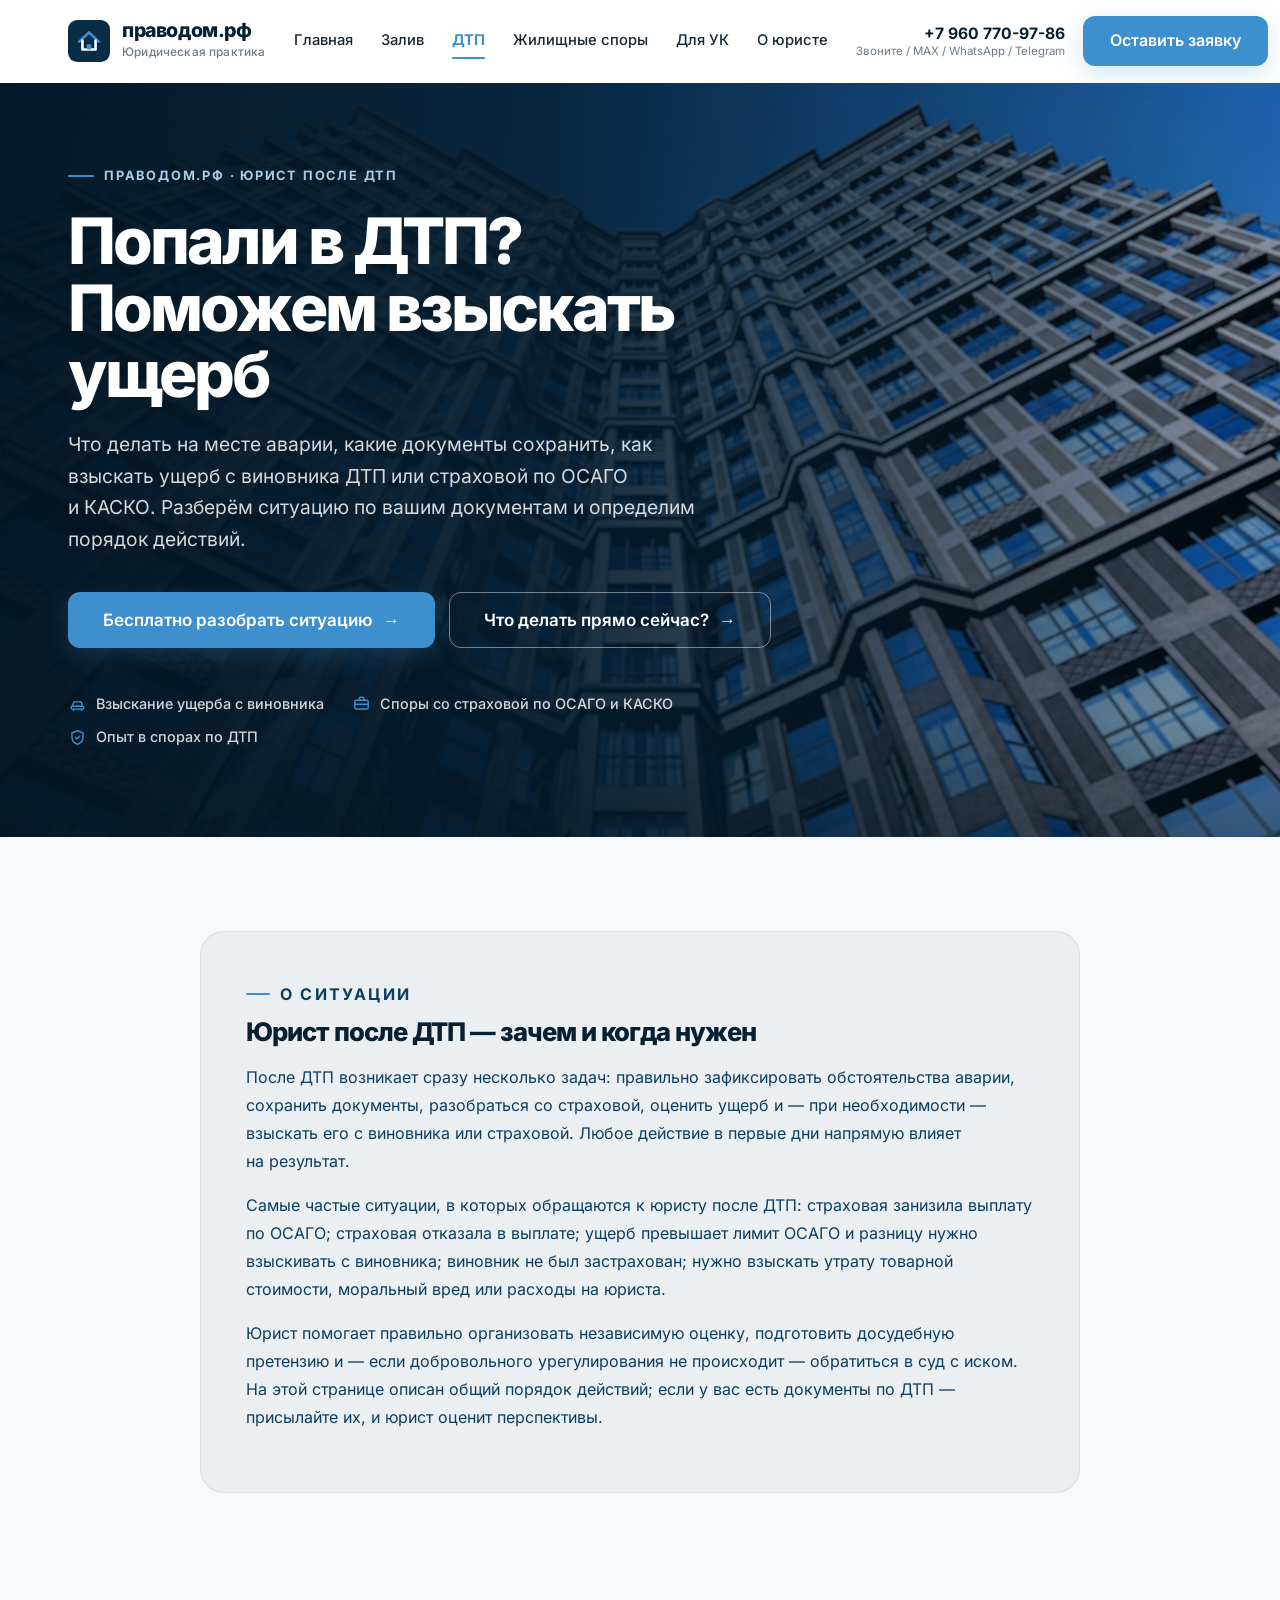
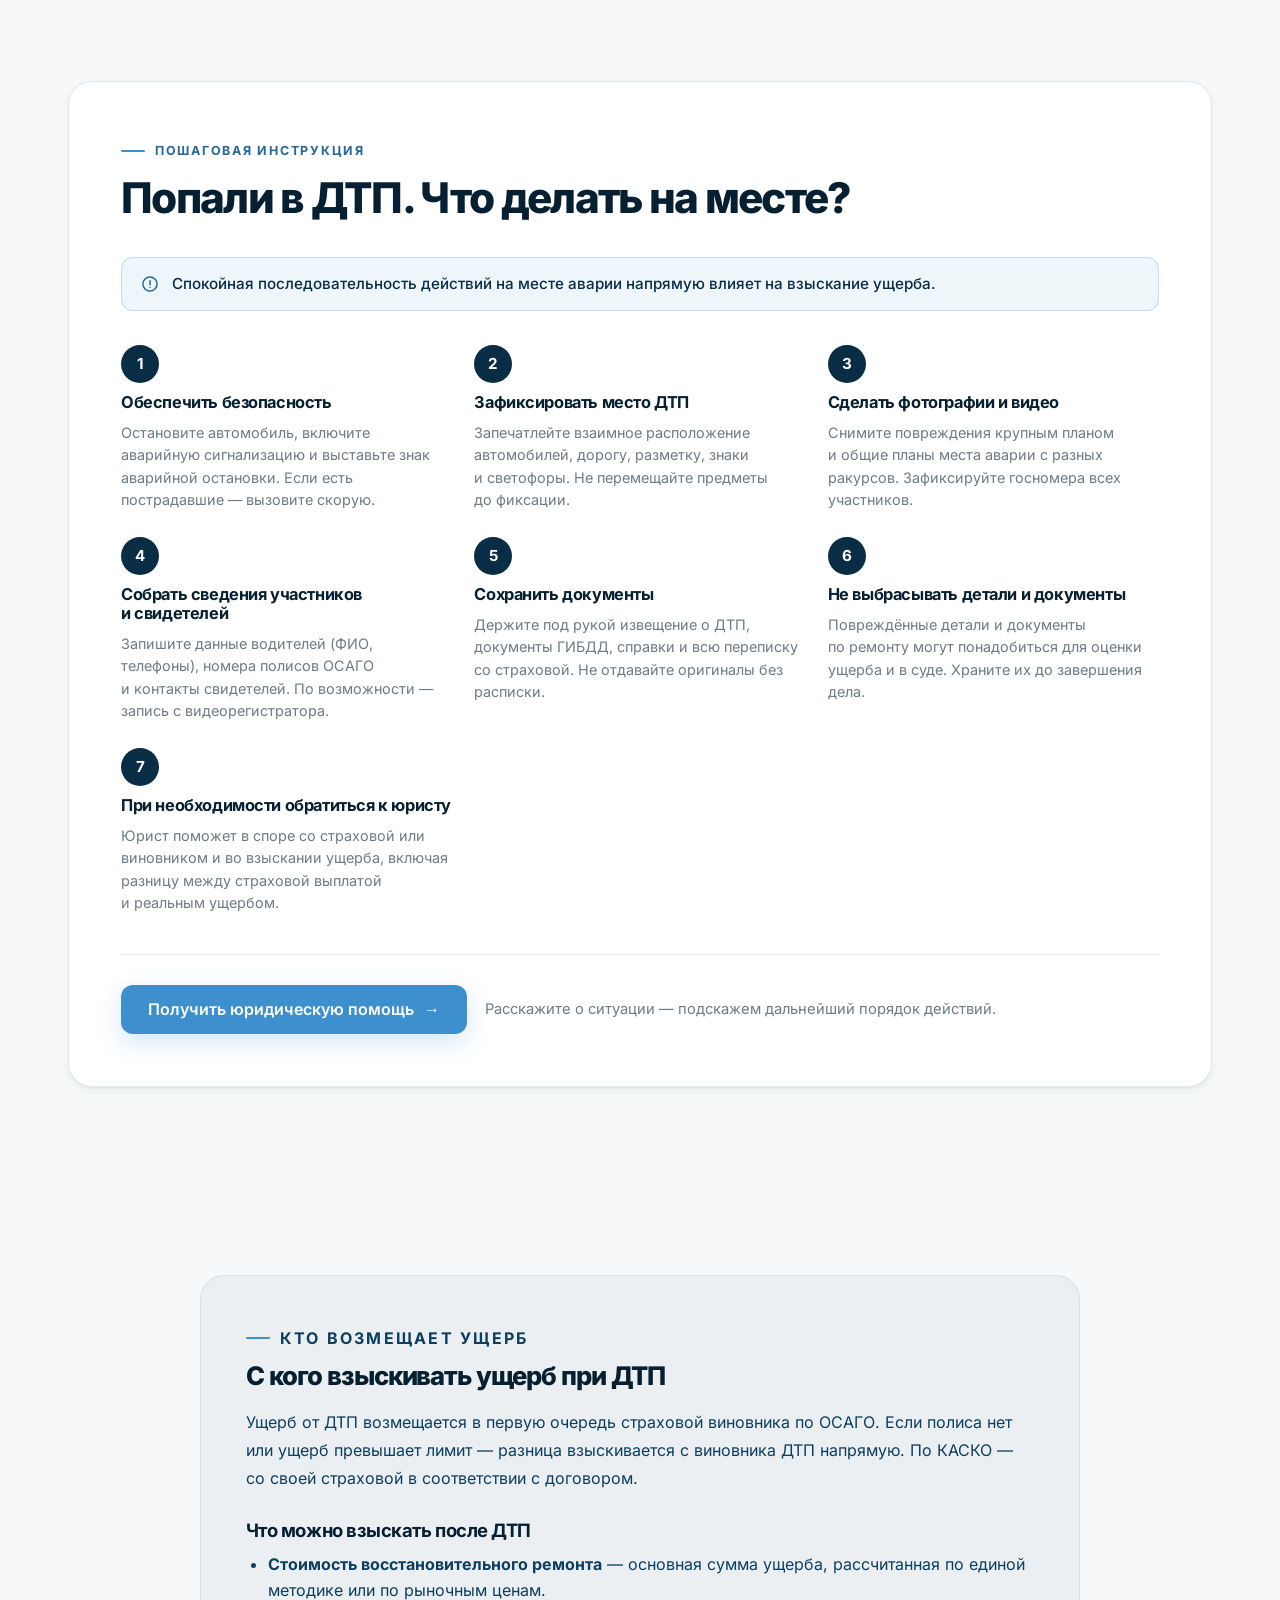
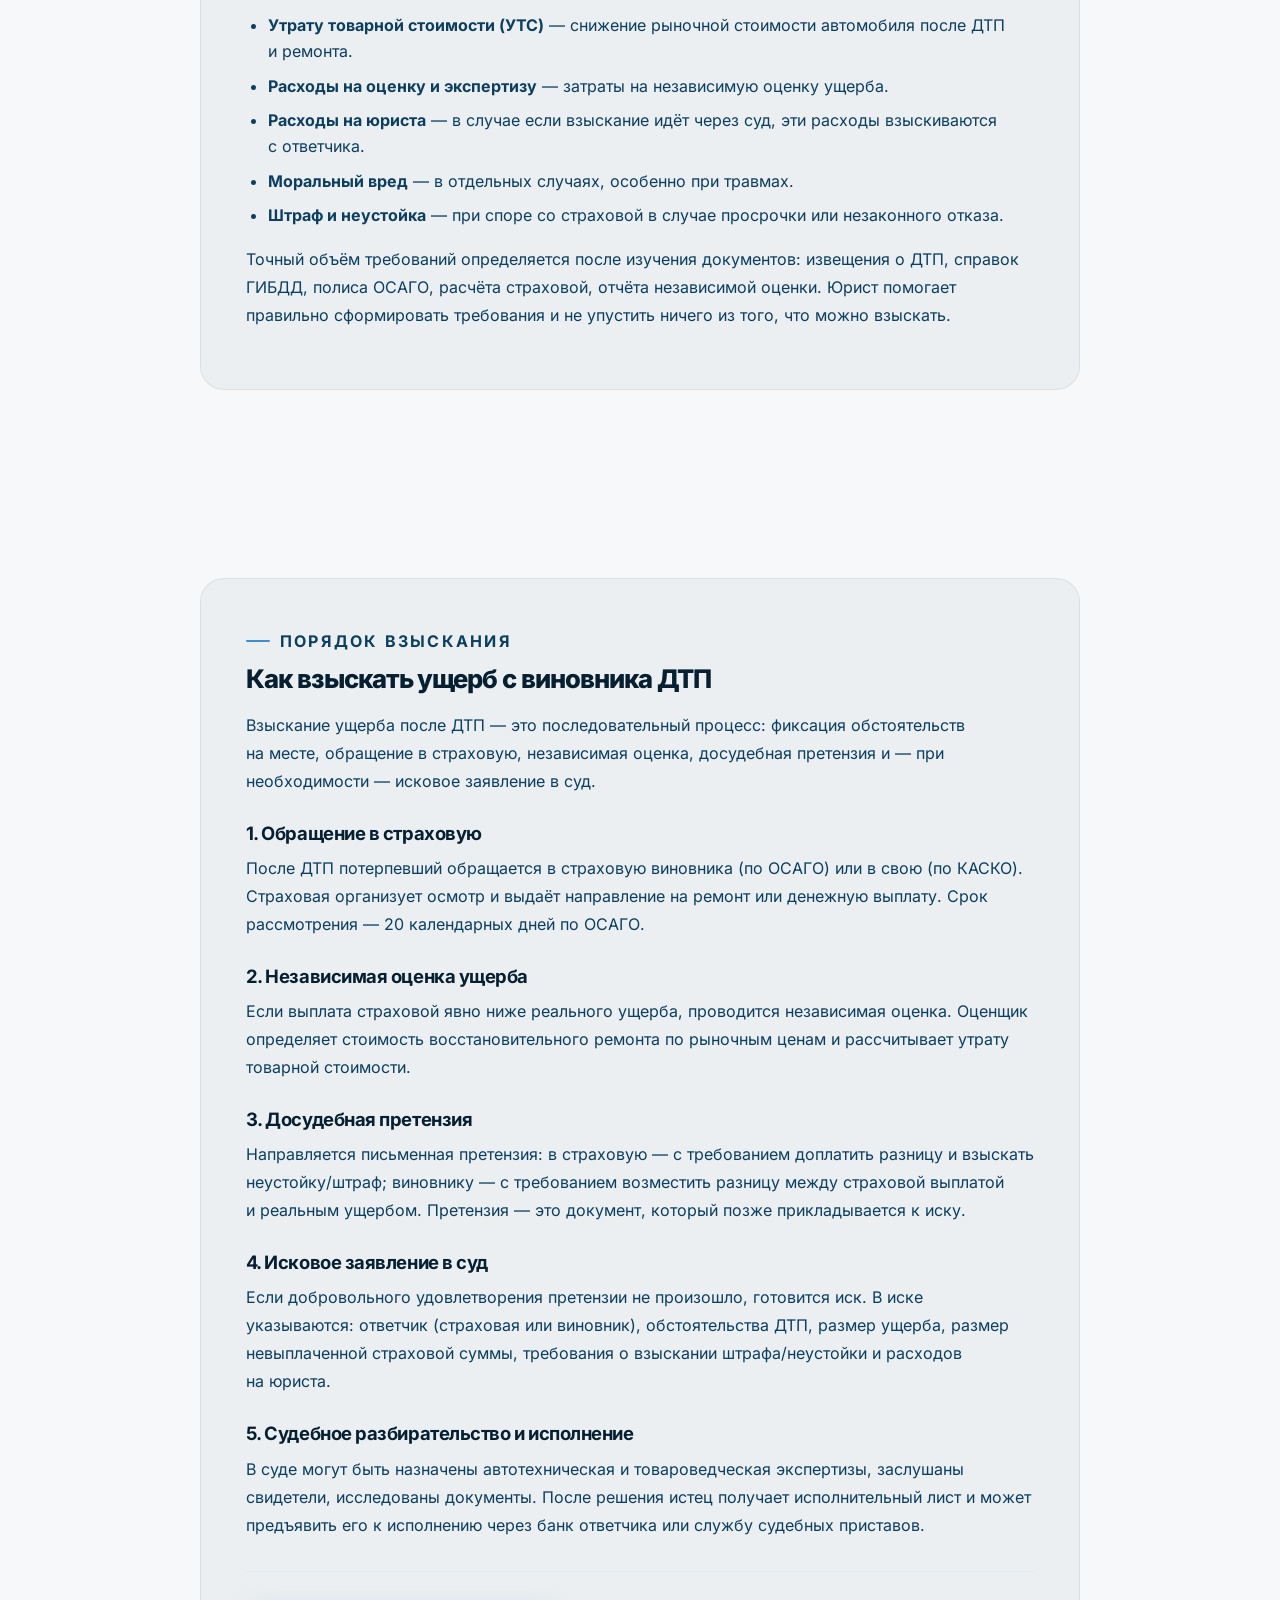
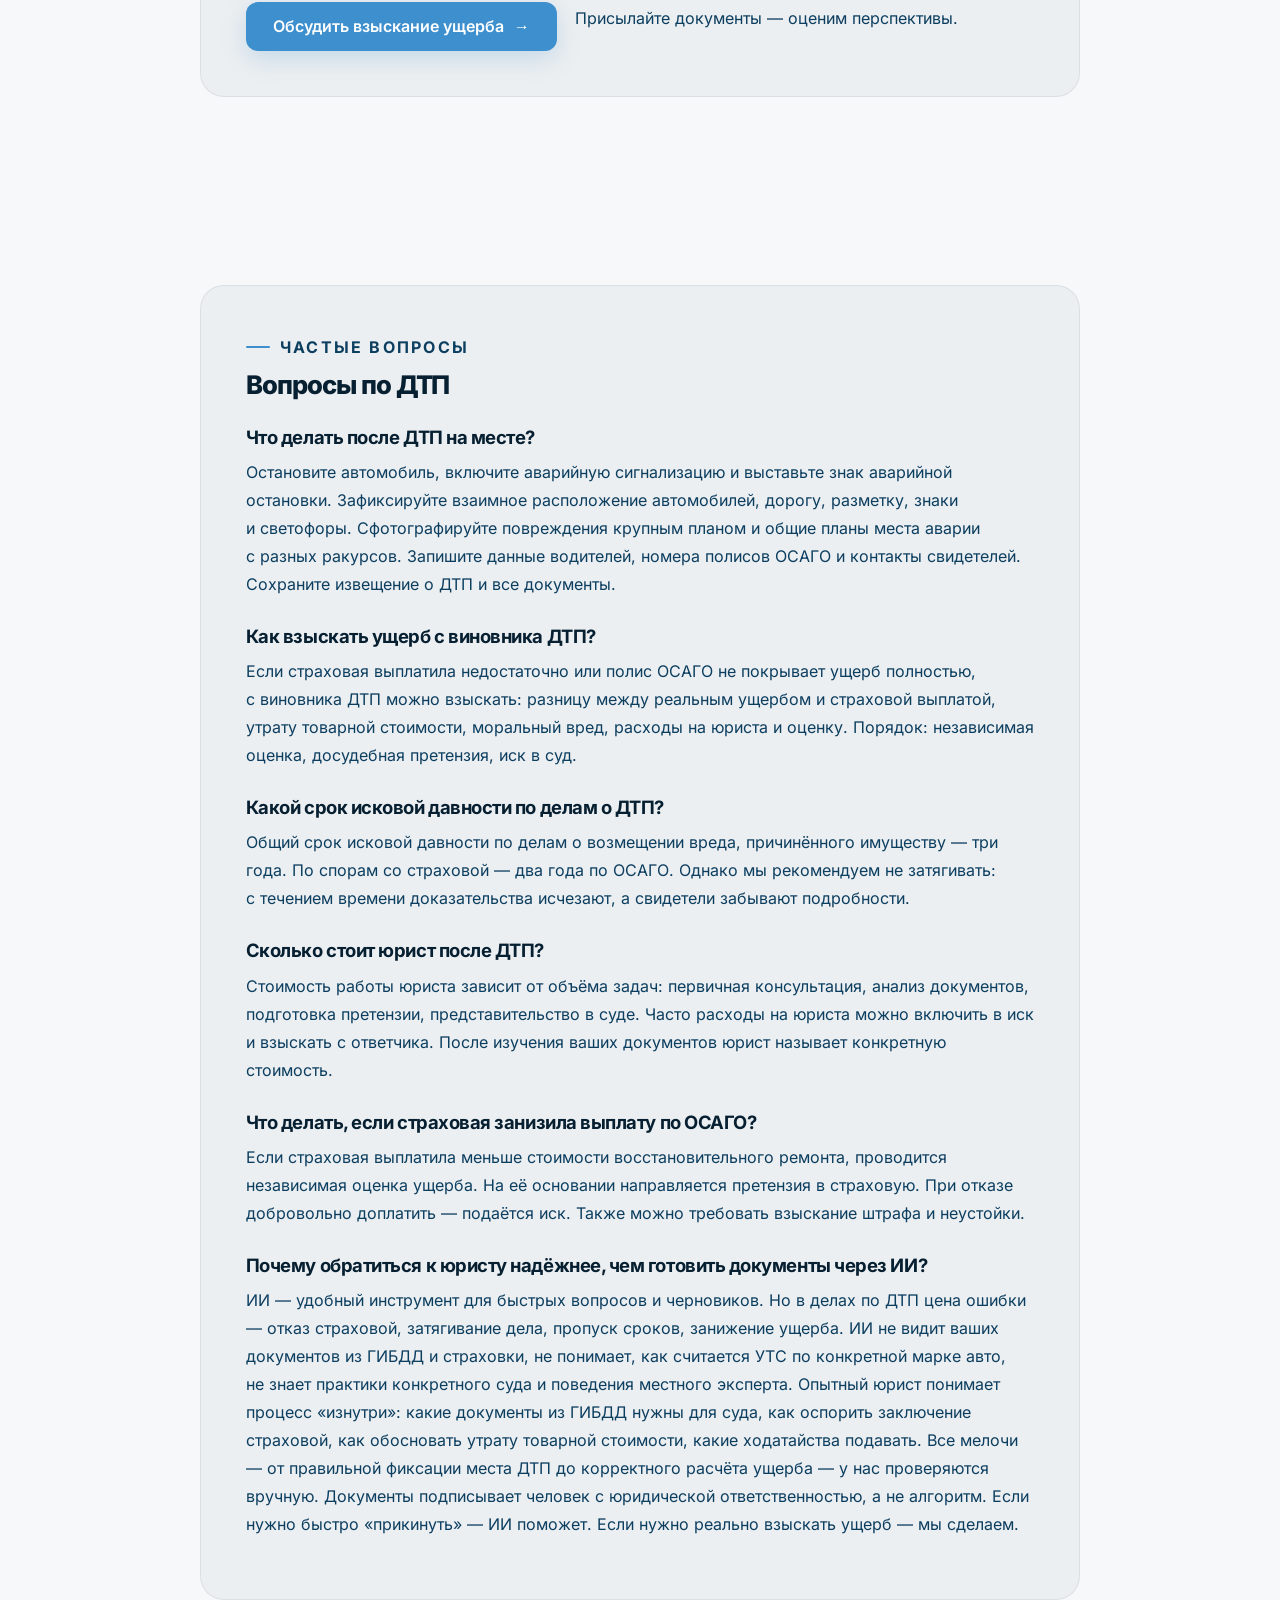
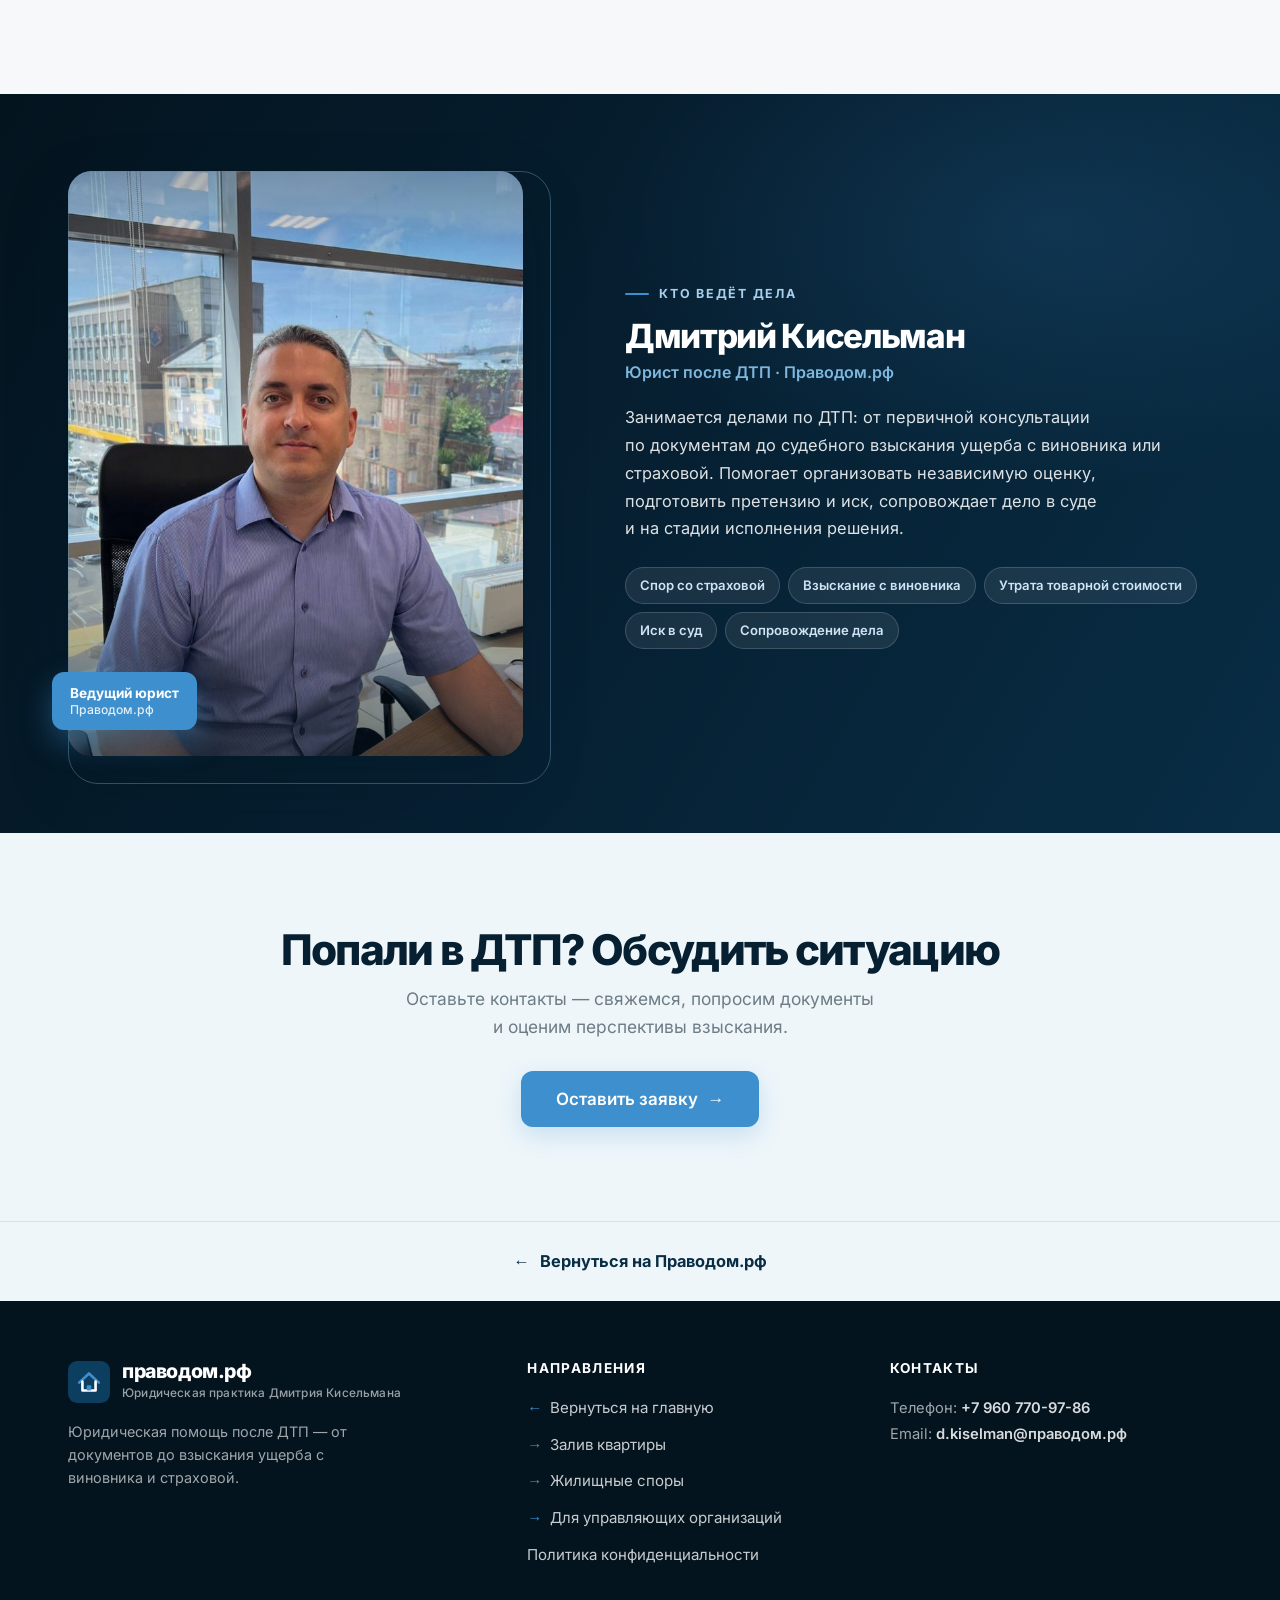
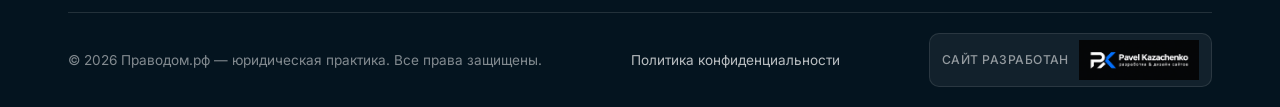
<file: dtp/index.html>
<!DOCTYPE html>
<html lang="ru">
<head>
  <meta charset="UTF-8">
  <meta name="viewport" content="width=device-width, initial-scale=1.0">

  <!-- ================= SEO: базовые мета-теги ================= -->
  <title>Юрист после ДТП — как взыскать ущерб с виновника или страховой</title>
  <meta name="description" content="Попали в ДТП? Юрист после ДТП поможет: что делать на месте аварии, какие документы сохранить, как взыскать ущерб с виновника ДТП и страховой, споры по ОСАГО и КАСКО. Бесплатная консультация по документам.">
  <meta name="keywords" content="юрист после ДТП, взыскание ущерба ДТП, виновник ДТП, страховая, ОСАГО, КАСКО, ущерб при ДТП, спор со страховой, независимая оценка ДТП">
  <meta name="author" content="Дмитрий Кисельман">
  <meta name="robots" content="index, follow, max-image-preview:large, max-snippet:-1">

  <!-- ================= SEO: canonical ================= -->
  <link rel="canonical" href="https://xn--80aeg6aibci.xn--p1ai/dtp/">

  <!-- ================= Open Graph ================= -->
  <meta property="og:type" content="article">
  <meta property="og:site_name" content="Праводом.рф">
  <meta property="og:locale" content="ru_RU">
  <meta property="og:url" content="https://xn--80aeg6aibci.xn--p1ai/dtp/">
  <meta property="og:title" content="Юрист после ДТП — как взыскать ущерб с виновника или страховой">
  <meta property="og:description" content="Попали в ДТП? Поможем: что делать на месте аварии, какие документы сохранить, как взыскать ущерб с виновника ДТП и страховой, споры по ОСАГО и КАСКО.">
  <meta property="og:image" content="https://xn--80aeg6aibci.xn--p1ai/assets/img/crash.jpg">
  <meta property="og:image:alt" content="Юрист после ДТП — юридическая помощь Праводом.рф">

  <!-- ================= Twitter Card ================= -->
  <meta name="twitter:card" content="summary_large_image">
  <meta name="twitter:title" content="Юрист после ДТП — как взыскать ущерб с виновника или страховой">
  <meta name="twitter:description" content="Поможем: что делать на месте ДТП, какие документы сохранить, как взыскать ущерб.">
  <meta name="twitter:image" content="https://xn--80aeg6aibci.xn--p1ai/assets/img/crash.jpg">

  <!-- ================= Производительность и иконки ================= -->
  <link rel="icon" type="image/svg+xml" href="../assets/favicon.svg">
  <link rel="apple-touch-icon" href="../assets/favicon.svg">
  <link rel="preload" as="image" href="../assets/img/crash.jpg">
  <link rel="stylesheet" href="../assets/fonts/fonts.css">
  <link rel="stylesheet" href="../assets/style.css">

  <!-- ================= Структурированные данные: BreadcrumbList ================= -->
  <script type="application/ld+json">
  {
    "@context": "https://schema.org",
    "@type": "BreadcrumbList",
    "itemListElement": [
      {
        "@type": "ListItem",
        "position": 1,
        "name": "Главная",
        "item": "https://xn--80aeg6aibci.xn--p1ai/"
      },
      {
        "@type": "ListItem",
        "position": 2,
        "name": "Юрист после ДТП",
        "item": "https://xn--80aeg6aibci.xn--p1ai/dtp/"
      }
    ]
  }
  </script>

  <!-- ================= Структурированные данные: Service ================= -->
  <script type="application/ld+json">
  {
    "@context": "https://schema.org",
    "@type": "Service",
    "name": "Юридическая помощь после ДТП",
    "serviceType": "Юридическое сопровождение дел после ДТП",
    "description": "Помощь юриста после ДТП: что делать на месте аварии, какие документы сохранить, как взыскать ущерб с виновника ДТП и страховой, споры по ОСАГО и КАСКО.",
    "provider": {
      "@type": "LegalService",
      "name": "Праводом.рф",
      "url": "https://xn--80aeg6aibci.xn--p1ai/",
      "telephone": "+7-960-770-97-86",
      "email": "d.kiselman@праводом.рф",
      "founder": {
        "@type": "Person",
        "name": "Дмитрий Кисельман",
        "jobTitle": "Ведущий юрист"
      }
    },
    "areaServed": {
      "@type": "Country",
      "name": "Россия"
    },
    "url": "https://xn--80aeg6aibci.xn--p1ai/dtp/"
  }
  </script>

  <!-- ================= Структурированные данные: FAQPage ================= -->
  <script type="application/ld+json">
  {
    "@context": "https://schema.org",
    "@type": "FAQPage",
    "mainEntity": [
      {
        "@type": "Question",
        "name": "Что делать после ДТП на месте?",
        "acceptedAnswer": {
          "@type": "Answer",
          "text": "Остановите автомобиль, включите аварийную сигнализацию и выставьте знак аварийной остановки. Зафиксируйте взаимное расположение автомобилей, дорогу, разметку, знаки и светофоры. Сфотографируйте повреждения крупным планом и общие планы места аварии с разных ракурсов. Запишите данные водителей, номера полисов ОСАГО и контакты свидетелей. Сохраните извещение о ДТП и все документы."
        }
      },
      {
        "@type": "Question",
        "name": "Как взыскать ущерб с виновника ДТП?",
        "acceptedAnswer": {
          "@type": "Answer",
          "text": "Если страховая выплатила недостаточно или полис ОСАГО не покрывает ущерб полностью, с виновника ДТП можно взыскать: разницу между реальным ущербом и страховой выплатой, утрату товарной стоимости, моральный вред, расходы на юриста и оценку. Порядок: независимая оценка, досудебная претензия, иск в суд."
        }
      },
      {
        "@type": "Question",
        "name": "Какой срок исковой давности по делам о ДТП?",
        "acceptedAnswer": {
          "@type": "Answer",
          "text": "Общий срок исковой давности по делам о возмещении вреда, причинённого имуществу — три года. По спорам со страховой — два года по ОСАГО. Однако мы рекомендуем не затягивать: с течением времени доказательства исчезают, а свидетели забывают подробности."
        }
      },
      {
        "@type": "Question",
        "name": "Сколько стоит юрист после ДТП?",
        "acceptedAnswer": {
          "@type": "Answer",
          "text": "Стоимость работы юриста зависит от объёма задач: первичная консультация, анализ документов, подготовка претензии, представительство в суде. Часто расходы на юриста можно включить в иск и взыскать с ответчика. После изучения ваших документов юрист называет конкретную стоимость."
        }
      },
      {
        "@type": "Question",
        "name": "Что делать, если страховая занизила выплату по ОСАГО?",
        "acceptedAnswer": {
          "@type": "Answer",
          "text": "Если страховая выплатила меньше стоимости восстановительного ремонта, проводится независимая оценка ущерба. На её основании направляется претензия в страховую. При отказе добровольно доплатить — подаётся иск. Также можно требовать взыскание штрафа и неустойки."
        }
      },
      {
        "@type": "Question",
        "name": "Почему обратиться к юристу надёжнее, чем готовить документы через ИИ?",
        "acceptedAnswer": {
          "@type": "Answer",
          "text": "ИИ — это удобный инструмент для быстрых вопросов и черновиков. Но в делах по ДТП цена ошибки — отказ страховой, затягивание дела, пропуск сроков, занижение ущерба. ИИ не видит ваших документов из ГИБДД и страховки, не понимает, как считается УТС по конкретной марке авто, не знает практики конкретного суда. Опытный юрист понимает процесс изнутри: какие документы из ГИБДД нужны для суда, как оспорить заключение страховой, как обосновать утрату товарной стоимости, какие ходатайства подавать. Все мелочи проверяются вручную, документы подписывает человек с юридической ответственностью."
        }
      }
    ]
  }
  </script>
  <script src="https://challenges.cloudflare.com/turnstile/v0/api.js" async defer></script>
  <!-- ================= Security Headers (через meta) ================= -->
  <meta http-equiv="Content-Security-Policy" content="default-src 'self'; script-src 'self' 'unsafe-inline' https://challenges.cloudflare.com https://www.googletagmanager.com https://mc.yandex.ru; style-src 'self' 'unsafe-inline' https://challenges.cloudflare.com; img-src 'self' data: blob: https://mc.yandex.ru https://www.google-analytics.com; font-src 'self' data:; connect-src 'self' https://pravodom-lead.paffnyters.workers.dev https://challenges.cloudflare.com https://ncuthxvxiwghjgduchhc.supabase.co https://mc.yandex.ru https://www.google-analytics.com https://www.googletagmanager.com; frame-src https://challenges.cloudflare.com; object-src 'none'; base-uri 'self'; form-action 'self'; frame-ancestors 'none';">
  <meta name="referrer" content="strict-origin-when-cross-origin">
  <meta http-equiv="X-Content-Type-Options" content="nosniff">
  <meta name="color-scheme" content="light">
  <meta name="permissions-policy" content="camera=(), microphone=(), geolocation=(), payment=(), usb=(), magnetometer=(), gyroscope=(), accelerometer=(), interest-cohort=()">

  <!-- ================= Yandex.Metrika ================= -->
  <!-- Yandex.Metrika (счётчик 112861594) -->
  <script type="text/javascript">
    (function(m,e,t,r,i,k,a){m[i]=m[i]||function(){(m[i].a=m[i].a||[]).push(arguments)};
    m[i].l=1*new Date();
    for (var j = 0; j < document.scripts.length; j++) {if (document.scripts[j].src === r) { return; }}
    k=e.createElement(t),a=e.getElementsByTagName(t)[0],k.async=1,k.src=r,a.parentNode.insertBefore(k,a)})
    (window, document, "script", "https://mc.yandex.ru/metrika/tag.js", "ym");
    ym(112861594, "init", {
      clickmap:true,
      trackLinks:true,
      accurateTrackBounce:true,
      webvisor:true
    });
  </script>
  <noscript>
    <div><img src="https://mc.yandex.ru/watch/112861594" style="position:absolute; left:-9999px;" alt="" /></div>
  </noscript>

  <!-- ================= Google Analytics 4 ================= -->
  <!-- Google Analytics 4 (G-REN6XLHVDM) -->
  <script async src="https://www.googletagmanager.com/gtag/js?id=G-REN6XLHVDM"></script>
  <script>
    window.dataLayer = window.dataLayer || [];
    function gtag(){dataLayer.push(arguments);}
    gtag('js', new Date());
    gtag('config', 'G-REN6XLHVDM', { 'anonymize_ip': true });
  </script>

</head>
<body>

<!-- ================= ШАПКА ================= -->
<header class="header" id="top">
  <div class="container header__inner">
    <a class="brand" href="/" aria-label="Праводом.рф — на главную">
      <svg class="brand__mark" viewBox="0 0 64 64" aria-hidden="true">
        <rect width="64" height="64" rx="14" fill="#082D45"/>
        <path d="M17 33 L32 19 L47 33" fill="none" stroke="#3E8FCE" stroke-width="4" stroke-linecap="round" stroke-linejoin="round"/>
        <path d="M22 31.5 V45 H42 V31.5" fill="none" stroke="#FFFFFF" stroke-width="4" stroke-linecap="round" stroke-linejoin="round"/>
        <rect x="28.5" y="37" width="7" height="8" rx="1.5" fill="#3E8FCE"/>
      </svg>
      <span>
        <span class="brand__name">праводом.рф</span>
        <span class="brand__tag">Юридическая практика</span>
      </span>
    </a>
    <nav class="nav" aria-label="Основная навигация">
      <a class="nav__link" href="/">Главная</a>
      <a class="nav__link" href="/zalyv/">Залив</a>
      <a class="nav__link" href="/dtp/">ДТП</a>
      <a class="nav__link" href="/zhilishchnye-spory/">Жилищные споры</a>
      <a class="nav__link" href="/dolgi/">Для УК</a>
      <a class="nav__link" href="#yurist">О юристе</a>
    </nav>
    <div class="header__right">
      <!-- TODO: заменить телефон-заглушку на реальный номер -->
      <a class="header__phone" href="tel:+79607709786" itemprop="telephone">
        <b>+7 960 770-97-86</b>
        <span>Звоните / MAX / WhatsApp / Telegram</span>
      </a>
      <button class="btn btn--primary" type="button" data-modal-open>Оставить заявку</button>
      <button class="nav-toggle" type="button" aria-label="Открыть меню" aria-expanded="false"><span></span></button>
    </div>
  </div>
  <div class="mobile-menu">
    <a href="/">Главная</a>
    <a href="/zalyv/">Залив квартиры</a>
    <a href="/dtp/">Юрист после ДТП</a>
    <a href="/zhilishchnye-spory/">Жилищные споры</a>
    <a href="/dolgi/">Для управляющих организаций</a>
    <a href="#yurist">О юристе</a>
    <a href="tel:+79607709786">+7 960 770-97-86</a>
    <button class="btn btn--primary" type="button" data-modal-open>Оставить заявку</button>
  </div>
</header>

<main>

  <!-- ================= HERO /DTP/ ================= -->
  <section class="hero hero--crash hero--compact">
    <div class="hero__bg" role="img" aria-label="ДТП — повреждения автомобиля после аварии"></div>
    <div class="container">
      <div class="hero__inner">
        <p class="hero__eyebrow">Праводом.рф · Юрист после ДТП</p>
        <h1 class="hero__title">Попали в ДТП? Поможем взыскать ущерб</h1>
        <p class="hero__sub">Что делать на&nbsp;месте аварии, какие документы сохранить, как взыскать ущерб с&nbsp;виновника ДТП или страховой по&nbsp;ОСАГО и&nbsp;КАСКО. Разберём ситуацию по&nbsp;вашим документам и&nbsp;определим порядок действий.</p>
        <div class="hero__actions">
          <button class="btn btn--primary btn--lg" type="button" data-modal-open data-modal-source="dtp-hero">Бесплатно разобрать ситуацию <span class="arr">→</span></button>
          <a class="btn btn--ghost btn--lg" href="#dtp-instrukciya">Что делать прямо сейчас? <span class="arr">→</span></a>
        </div>
        <ul class="hero__chips">
          <li>
            <svg viewBox="0 0 24 24" fill="none" stroke="currentColor" stroke-width="1.8" stroke-linecap="round" stroke-linejoin="round" aria-hidden="true"><path d="M5.5 15.5 7 11.2A2 2 0 0 1 8.9 9.9h6.2a2 2 0 0 1 1.9 1.3l1.5 4.3"/><rect x="4" y="15.5" width="16" height="3.6" rx="1.3"/><path d="M7 19.1v1.6M17 19.1v1.6"/></svg>
            Взыскание ущерба с виновника
          </li>
          <li>
            <svg viewBox="0 0 24 24" fill="none" stroke="currentColor" stroke-width="1.8" stroke-linecap="round" stroke-linejoin="round" aria-hidden="true"><rect x="3.5" y="8" width="17" height="11" rx="2"/><path d="M9 8V6a2 2 0 0 1 2-2h2a2 2 0 0 1 2 2v2"/><path d="M3.5 13h17"/></svg>
            Споры со страховой по ОСАГО и КАСКО
          </li>
          <li>
            <svg viewBox="0 0 24 24" fill="none" stroke="currentColor" stroke-width="1.8" stroke-linecap="round" stroke-linejoin="round" aria-hidden="true"><path d="M12 3.5l7 2.6v5.2c0 4.6-3 7.8-7 9.2-4-1.4-7-4.6-7-9.2V6.1z"/><path d="M9.2 12l2 2 3.6-3.8"/></svg>
            Опыт в спорах по ДТП
          </li>
        </ul>
      </div>
    </div>
  </section>

  <!-- ================= ВВЕДЕНИЕ ================= -->
  <section class="section" id="dtp-intro">
    <div class="container">
      <div class="lp-article reveal">
        <p class="eyebrow">О ситуации</p>
        <h2>Юрист после ДТП — зачем и&nbsp;когда нужен</h2>
        <p>После ДТП возникает сразу несколько задач: правильно зафиксировать обстоятельства аварии, сохранить документы, разобраться со&nbsp;страховой, оценить ущерб и&nbsp;— при необходимости — взыскать его с&nbsp;виновника или страховой. Любое действие в&nbsp;первые дни напрямую влияет на&nbsp;результат.</p>
        <p>Самые частые ситуации, в&nbsp;которых обращаются к&nbsp;юристу после ДТП: страховая занизила выплату по&nbsp;ОСАГО; страховая отказала в&nbsp;выплате; ущерб превышает лимит ОСАГО и&nbsp;разницу нужно взыскивать с&nbsp;виновника; виновник не&nbsp;был застрахован; нужно взыскать утрату товарной стоимости, моральный вред или расходы на&nbsp;юриста.</p>
        <p>Юрист помогает правильно организовать независимую оценку, подготовить досудебную претензию и&nbsp;— если добровольного урегулирования не&nbsp;происходит — обратиться в&nbsp;суд с&nbsp;иском. На&nbsp;этой странице описан общий порядок действий; если у&nbsp;вас есть документы по&nbsp;ДТП — присылайте их, и&nbsp;юрист оценит перспективы.</p>
      </div>
    </div>
  </section>

  <!-- ================= ИНСТРУКЦИЯ: ЧТО ДЕЛАТЬ ================= -->
  <section class="section section--tint" id="dtp-instrukciya">
    <div class="container">
      <div class="guide reveal">
        <div class="guide__head">
          <p class="eyebrow">Пошаговая инструкция</p>
          <h2>Попали в&nbsp;ДТП. Что делать на&nbsp;месте?</h2>
        </div>
        <p class="guide__warn">
          <svg viewBox="0 0 24 24" fill="none" stroke="currentColor" stroke-width="1.8" stroke-linecap="round" stroke-linejoin="round" aria-hidden="true"><circle cx="12" cy="12" r="8.5"/><path d="M12 8v5M12 16h.01"/></svg>
          Спокойная последовательность действий на&nbsp;месте аварии напрямую влияет на&nbsp;взыскание ущерба.
        </p>
        <div class="steps">
          <div class="step">
            <div class="step__num">1</div>
            <h3 class="step__title">Обеспечить безопасность</h3>
            <p class="step__text">Остановите автомобиль, включите аварийную сигнализацию и&nbsp;выставьте знак аварийной остановки. Если есть пострадавшие — вызовите скорую.</p>
          </div>
          <div class="step">
            <div class="step__num">2</div>
            <h3 class="step__title">Зафиксировать место ДТП</h3>
            <p class="step__text">Запечатлейте взаимное расположение автомобилей, дорогу, разметку, знаки и&nbsp;светофоры. Не&nbsp;перемещайте предметы до&nbsp;фиксации.</p>
          </div>
          <div class="step">
            <div class="step__num">3</div>
            <h3 class="step__title">Сделать фотографии и&nbsp;видео</h3>
            <p class="step__text">Снимите повреждения крупным планом и&nbsp;общие планы места аварии с&nbsp;разных ракурсов. Зафиксируйте госномера всех участников.</p>
          </div>
          <div class="step">
            <div class="step__num">4</div>
            <h3 class="step__title">Собрать сведения участников и&nbsp;свидетелей</h3>
            <p class="step__text">Запишите данные водителей (ФИО, телефоны), номера полисов ОСАГО и&nbsp;контакты свидетелей. По&nbsp;возможности — запись с&nbsp;видеорегистратора.</p>
          </div>
          <div class="step">
            <div class="step__num">5</div>
            <h3 class="step__title">Сохранить документы</h3>
            <p class="step__text">Держите под рукой извещение о&nbsp;ДТП, документы ГИБДД, справки и&nbsp;всю переписку со&nbsp;страховой. Не&nbsp;отдавайте оригиналы без расписки.</p>
          </div>
          <div class="step">
            <div class="step__num">6</div>
            <h3 class="step__title">Не&nbsp;выбрасывать детали и&nbsp;документы</h3>
            <p class="step__text">Повреждённые детали и&nbsp;документы по&nbsp;ремонту могут понадобиться для оценки ущерба и&nbsp;в&nbsp;суде. Храните их&nbsp;до&nbsp;завершения дела.</p>
          </div>
          <div class="step">
            <div class="step__num">7</div>
            <h3 class="step__title">При необходимости обратиться к&nbsp;юристу</h3>
            <p class="step__text">Юрист поможет в&nbsp;споре со&nbsp;страховой или виновником и&nbsp;во&nbsp;взыскании ущерба, включая разницу между страховой выплатой и&nbsp;реальным ущербом.</p>
          </div>
        </div>
        <div class="guide__cta">
          <button class="btn btn--primary" type="button" data-modal-open data-modal-source="dtp-instrukciya">Получить юридическую помощь <span class="arr">→</span></button>
          <p>Расскажите о&nbsp;ситуации — подскажем дальнейший порядок действий.</p>
        </div>
      </div>
    </div>
  </section>

  <!-- ================= КТО ВЗЫСКИВАЕТ УЩЕРБ ================= -->
  <section class="section" id="dtp-vzyskanie">
    <div class="container">
      <div class="lp-article reveal">
        <p class="eyebrow">Кто возмещает ущерб</p>
        <h2>С&nbsp;кого взыскивать ущерб при ДТП</h2>
        <p>Ущерб от&nbsp;ДТП возмещается в&nbsp;первую очередь страховой виновника по&nbsp;ОСАГО. Если полиса нет или ущерб превышает лимит — разница взыскивается с&nbsp;виновника ДТП напрямую. По&nbsp;КАСКО — со&nbsp;своей страховой в&nbsp;соответствии с&nbsp;договором.</p>

        <h3>Что можно взыскать после ДТП</h3>
        <ul class="lawyer__detail-list">
          <li><b>Стоимость восстановительного ремонта</b> — основная сумма ущерба, рассчитанная по&nbsp;единой методике или по&nbsp;рыночным ценам.</li>
          <li><b>Утрату товарной стоимости (УТС)</b> — снижение рыночной стоимости автомобиля после ДТП и&nbsp;ремонта.</li>
          <li><b>Расходы на&nbsp;оценку и&nbsp;экспертизу</b> — затраты на&nbsp;независимую оценку ущерба.</li>
          <li><b>Расходы на&nbsp;юриста</b> — в&nbsp;случае если взыскание идёт через суд, эти расходы взыскиваются с&nbsp;ответчика.</li>
          <li><b>Моральный вред</b> — в&nbsp;отдельных случаях, особенно при травмах.</li>
          <li><b>Штраф и&nbsp;неустойка</b> — при споре со&nbsp;страховой в&nbsp;случае просрочки или незаконного отказа.</li>
        </ul>

        <p>Точный объём требований определяется после изучения документов: извещения о&nbsp;ДТП, справок ГИБДД, полиса ОСАГО, расчёта страховой, отчёта независимой оценки. Юрист помогает правильно сформировать требования и&nbsp;не&nbsp;упустить ничего из&nbsp;того, что можно взыскать.</p>
      </div>
    </div>
  </section>

  <!-- ================= ПОРЯДОК ВЗЫСКАНИЯ ================= -->
  <section class="section section--tint" id="dtp-poryadok">
    <div class="container">
      <div class="lp-article reveal">
        <p class="eyebrow">Порядок взыскания</p>
        <h2>Как взыскать ущерб с&nbsp;виновника ДТП</h2>
        <p>Взыскание ущерба после ДТП — это последовательный процесс: фиксация обстоятельств на&nbsp;месте, обращение в&nbsp;страховую, независимая оценка, досудебная претензия и&nbsp;— при необходимости — исковое заявление в&nbsp;суд.</p>

        <h3>1. Обращение в&nbsp;страховую</h3>
        <p>После ДТП потерпевший обращается в&nbsp;страховую виновника (по&nbsp;ОСАГО) или в&nbsp;свою (по&nbsp;КАСКО). Страховая организует осмотр и&nbsp;выдаёт направление на&nbsp;ремонт или денежную выплату. Срок рассмотрения — 20&nbsp;календарных дней по&nbsp;ОСАГО.</p>

        <h3>2. Независимая оценка ущерба</h3>
        <p>Если выплата страховой явно ниже реального ущерба, проводится независимая оценка. Оценщик определяет стоимость восстановительного ремонта по&nbsp;рыночным ценам и&nbsp;рассчитывает утрату товарной стоимости.</p>

        <h3>3. Досудебная претензия</h3>
        <p>Направляется письменная претензия: в&nbsp;страховую — с&nbsp;требованием доплатить разницу и&nbsp;взыскать неустойку/штраф; виновнику — с&nbsp;требованием возместить разницу между страховой выплатой и&nbsp;реальным ущербом. Претензия — это документ, который позже прикладывается к&nbsp;иску.</p>

        <h3>4. Исковое заявление в&nbsp;суд</h3>
        <p>Если добровольного удовлетворения претензии не&nbsp;произошло, готовится иск. В&nbsp;иске указываются: ответчик (страховая или виновник), обстоятельства ДТП, размер ущерба, размер невыплаченной страховой суммы, требования о&nbsp;взыскании штрафа/неустойки и&nbsp;расходов на&nbsp;юриста.</p>

        <h3>5. Судебное разбирательство и&nbsp;исполнение</h3>
        <p>В&nbsp;суде могут быть назначены автотехническая и&nbsp;товароведческая экспертизы, заслушаны свидетели, исследованы документы. После решения истец получает исполнительный лист и&nbsp;может предъявить его к&nbsp;исполнению через банк ответчика или службу судебных приставов.</p>

        <div class="guide__cta">
          <button class="btn btn--primary" type="button" data-modal-open data-modal-source="dtp-poryadok">Обсудить взыскание ущерба <span class="arr">→</span></button>
          <p>Присылайте документы — оценим перспективы.</p>
        </div>
      </div>
    </div>
  </section>

  <!-- ================= ЧАСТЫЕ ВОПРОСЫ ================= -->
  <section class="section" id="dtp-faq">
    <div class="container">
      <div class="lp-article reveal">
        <p class="eyebrow">Частые вопросы</p>
        <h2>Вопросы по&nbsp;ДТП</h2>

        <h3>Что делать после ДТП на&nbsp;месте?</h3>
        <p>Остановите автомобиль, включите аварийную сигнализацию и&nbsp;выставьте знак аварийной остановки. Зафиксируйте взаимное расположение автомобилей, дорогу, разметку, знаки и&nbsp;светофоры. Сфотографируйте повреждения крупным планом и&nbsp;общие планы места аварии с&nbsp;разных ракурсов. Запишите данные водителей, номера полисов ОСАГО и&nbsp;контакты свидетелей. Сохраните извещение о&nbsp;ДТП и&nbsp;все документы.</p>

        <h3>Как взыскать ущерб с&nbsp;виновника ДТП?</h3>
        <p>Если страховая выплатила недостаточно или полис ОСАГО не&nbsp;покрывает ущерб полностью, с&nbsp;виновника ДТП можно взыскать: разницу между реальным ущербом и&nbsp;страховой выплатой, утрату товарной стоимости, моральный вред, расходы на&nbsp;юриста и&nbsp;оценку. Порядок: независимая оценка, досудебная претензия, иск в&nbsp;суд.</p>

        <h3>Какой срок исковой давности по&nbsp;делам о&nbsp;ДТП?</h3>
        <p>Общий срок исковой давности по&nbsp;делам о&nbsp;возмещении вреда, причинённого имуществу — три года. По&nbsp;спорам со&nbsp;страховой — два года по&nbsp;ОСАГО. Однако мы&nbsp;рекомендуем не&nbsp;затягивать: с&nbsp;течением времени доказательства исчезают, а&nbsp;свидетели забывают подробности.</p>

        <h3>Сколько стоит юрист после ДТП?</h3>
        <p>Стоимость работы юриста зависит от&nbsp;объёма задач: первичная консультация, анализ документов, подготовка претензии, представительство в&nbsp;суде. Часто расходы на&nbsp;юриста можно включить в&nbsp;иск и&nbsp;взыскать с&nbsp;ответчика. После изучения ваших документов юрист называет конкретную стоимость.</p>

        <h3>Что делать, если страховая занизила выплату по&nbsp;ОСАГО?</h3>
        <p>Если страховая выплатила меньше стоимости восстановительного ремонта, проводится независимая оценка ущерба. На&nbsp;её&nbsp;основании направляется претензия в&nbsp;страховую. При отказе добровольно доплатить — подаётся иск. Также можно требовать взыскание штрафа и&nbsp;неустойки.</p>

        <h3>Почему обратиться к&nbsp;юристу надёжнее, чем готовить документы через ИИ?</h3>
        <p>ИИ&nbsp;— удобный инструмент для&nbsp;быстрых вопросов и&nbsp;черновиков. Но&nbsp;в&nbsp;делах по&nbsp;ДТП цена ошибки — отказ страховой, затягивание дела, пропуск сроков, занижение ущерба. ИИ&nbsp;не&nbsp;видит ваших документов из&nbsp;ГИБДД и&nbsp;страховки, не&nbsp;понимает, как считается УТС по&nbsp;конкретной марке авто, не&nbsp;знает практики конкретного суда и&nbsp;поведения местного эксперта. Опытный юрист понимает процесс «изнутри»: какие документы из&nbsp;ГИБДД нужны для&nbsp;суда, как оспорить заключение страховой, как обосновать утрату товарной стоимости, какие ходатайства подавать. Все мелочи — от&nbsp;правильной фиксации места ДТП до&nbsp;корректного расчёта ущерба — у&nbsp;нас&nbsp;проверяются вручную. Документы подписывает человек с&nbsp;юридической ответственностью, а&nbsp;не&nbsp;алгоритм. Если нужно быстро «прикинуть» — ИИ&nbsp;поможет. Если нужно реально взыскать ущерб — мы&nbsp;сделаем.</p>
      </div>
    </div>
  </section>

  <!-- ================= ЮРИСТ ================= -->
  <section class="lawyer" id="yurist">
    <div class="container">
      <div class="lawyer__grid">
        <div class="lawyer__photo-wrap reveal">
          <img class="lawyer__photo" src="../assets/dmitry.jpg" alt="Дмитрий Кисельман — юрист после ДТП, ведущий юрист Праводом.рф" loading="lazy" width="460" height="575">
          <div class="lawyer__badge">Ведущий юрист<small>Праводом.рф</small></div>
        </div>
        <div class="reveal">
          <p class="eyebrow">Кто ведёт дела</p>
          <h2 class="lawyer__name">Дмитрий Кисельман</h2>
          <p class="lawyer__role">Юрист после ДТП · Праводом.рф</p>
          <p class="lawyer__text">Занимается делами по&nbsp;ДТП: от&nbsp;первичной консультации по&nbsp;документам до&nbsp;судебного взыскания ущерба с&nbsp;виновника или страховой. Помогает организовать независимую оценку, подготовить претензию и&nbsp;иск, сопровождает дело в&nbsp;суде и&nbsp;на&nbsp;стадии исполнения решения.</p>
          <ul class="lawyer__tags">
            <li>Спор со страховой</li>
            <li>Взыскание с виновника</li>
            <li>Утрата товарной стоимости</li>
            <li>Иск в суд</li>
            <li>Сопровождение дела</li>
          </ul>
        </div>
      </div>
    </div>
  </section>

  <!-- ================= ФИНАЛЬНЫЙ CTA ================= -->
  <section class="section section--blue">
    <div class="container cta-final reveal">
      <h2>Попали в&nbsp;ДТП? Обсудить ситуацию</h2>
      <p class="sec-lead">Оставьте контакты — свяжемся, попросим документы и&nbsp;оценим перспективы взыскания.</p>
      <button class="btn btn--primary btn--lg" type="button" data-modal-open data-modal-source="dtp-final">Оставить заявку <span class="arr">→</span></button>
    </div>
  </section>

</main>

<!-- ================= ССЫЛКА НАЗАД ================= -->
<div class="backstrip">
  <div class="container">
    <a href="/"><span class="arr">←</span> Вернуться на Праводом.рф</a>
  </div>
</div>

<!-- ================= ФУТЕР ================= -->
<footer class="footer">
  <div class="container">
    <div class="footer__grid">
      <div>
        <a class="brand" href="/" aria-label="Праводом.рф — на главную">
          <svg class="brand__mark" viewBox="0 0 64 64" aria-hidden="true">
            <rect width="64" height="64" rx="14" fill="#0C3E60"/>
            <path d="M17 33 L32 19 L47 33" fill="none" stroke="#3E8FCE" stroke-width="4" stroke-linecap="round" stroke-linejoin="round"/>
            <path d="M22 31.5 V45 H42 V31.5" fill="none" stroke="#FFFFFF" stroke-width="4" stroke-linecap="round" stroke-linejoin="round"/>
            <rect x="28.5" y="37" width="7" height="8" rx="1.5" fill="#3E8FCE"/>
          </svg>
          <span>
            <span class="brand__name">праводом.рф</span>
            <span class="brand__tag">Юридическая практика Дмитрия Кисельмана</span>
          </span>
        </a>
        <p class="footer__desc">Юридическая помощь после ДТП — от документов до взыскания ущерба с виновника и страховой.</p>
      </div>
      <div>
        <h3 class="footer__title">Направления</h3>
        <ul class="footer__links">
          <li><a href="/"><span class="arr">←</span> Вернуться на главную</a></li>
          <li><a href="../zalyv/"><span class="arr">→</span> Залив квартиры</a></li>
          <li><a href="../zhilishchnye-spory/"><span class="arr">→</span> Жилищные споры</a></li>
          <li><a href="../dolgi/"><span class="arr">→</span> Для управляющих организаций</a></li>
          <li><a href="../privacy.html">Политика конфиденциальности</a></li>
        </ul>
      </div>
      <div>
        <h3 class="footer__title">Контакты</h3>
        <!-- TODO: добавить реальные контакты и реквизиты, когда они будут готовы -->
        <p class="footer__contacts">
          Телефон: <b>+7 960 770-97-86</b><br>
          Email: <b>d.kiselman@праводом.рф</b>
        </p>
      </div>
    </div>
    <div class="footer__bottom">
      <span>© 2026 Праводом.рф — юридическая практика. Все права защищены.</span><a href="../privacy.html">Политика конфиденциальности</a>      <div class="footer__dev">
        <span class="footer__dev-label">Сайт разработан</span>
        <a class="footer__dev-link" href="mailto:paffnytersk@gmail.com" title="Заказать такой сайт">
          <img class="footer__dev-logo" src="../assets/pk-logo.png" alt="PK — разработка сайтов" loading="lazy" width="60" height="30">
        </a>
      </div>
    </div>
  </div>
</footer>

<!-- ================= МОДАЛЬНОЕ ОКНО ЗАЯВКИ ================= -->
<div class="modal" id="zayavka" role="dialog" aria-modal="true" aria-labelledby="zayavka-title" hidden>
  <div class="modal__card" data-modal-card>
    <button class="modal__close" type="button" data-modal-close aria-label="Закрыть окно">×</button>

    <div data-form-wrap>
      <h3 class="modal__title" id="zayavka-title">Оставить заявку</h3>
      <p class="modal__sub">Оставьте контакты — свяжемся и уточним ситуацию.</p>

      <form class="form" id="lead-form" novalidate>
        <div class="hp" aria-hidden="true">
          <label>Сайт (не заполнять)<input type="text" name="website" tabindex="-1" autocomplete="off"></label>
        </div>

        <div class="field">
          <label for="f-name">Как к вам обращаться? <span class="req">*</span></label>
          <input type="text" id="f-name" name="name" placeholder="Имя" autocomplete="name" required>
          <small class="field__err">Укажите, как к вам обращаться</small>
        </div>

        <div class="field">
          <label for="f-phone">Номер телефона <span class="req">*</span></label>
          <input type="tel" id="f-phone" name="phone" placeholder="+7 (___) ___-__-__" inputmode="tel" autocomplete="tel" required>
          <small class="field__err">Укажите корректный номер телефона</small>
        </div>

        <div class="field">
          <label for="f-email">Email <span style="color:var(--muted);font-weight:500">(необязательно)</span></label>
          <input type="email" id="f-email" name="email" placeholder="mail@example.ru" autocomplete="email">
          <small class="field__err">Проверьте адрес электронной почты</small>
        </div>
        <div class="field">
          <label for="f-service">Вид услуги <span class="req">*</span></label>
          <select id="f-service" name="service_type" required>
            <option value="">— выберите —</option>
            <option value="dolgi">Взыскание задолженности (для управляющих организаций)</option>
            <option value="zalyv">Залив квартиры</option>
            <option value="dtp" selected>ДТП</option>
            <option value="zhilishchnye-spory">Жилищные споры</option>
            <option value="other">Другое / не уверен</option>
          </select>
          <small class="field__err">Укажите вид услуги</small>
        </div>

        <div class="field">
          <label for="f-comment">Комментарий <span style="color:var(--muted);font-weight:500">(необязательно)</span></label>
          <textarea id="f-comment" name="comment" placeholder="Кратко опишите ситуацию" rows="3"></textarea>
        </div>


        <label class="consent">
          <input type="checkbox" id="f-consent" name="consent" required>
          <span class="box"><svg viewBox="0 0 24 24" fill="none" stroke="currentColor" stroke-width="3" stroke-linecap="round" stroke-linejoin="round" aria-hidden="true"><path d="M4.5 12.5l4.5 4.5L19.5 7"/></svg></span>
          <span class="consent__text">Соглашаюсь на обработку персональных данных в&nbsp;соответствии с&nbsp;<a href="../privacy.html" target="_blank" rel="noopener">политикой конфиденциальности</a>.</span>
        </label>
        <!-- Cloudflare Turnstile: анти-бот/анти-DDoS проверка -->
        <div class="cf-turnstile" data-sitekey="0x4AAAAAAE9_oedsHKGV35CN" data-theme="light"></div>

        <button class="btn btn--primary form__submit" type="submit" disabled>Отправить заявку</button>
        <p class="form__note">Нажимая «Отправить заявку», вы соглашаетесь на обработку персональных данных.</p>
      </form>
    </div>

    <div class="form-success" data-success hidden>
      <div class="form-success__icon">
        <svg viewBox="0 0 24 24" fill="none" stroke="currentColor" stroke-width="2.2" stroke-linecap="round" stroke-linejoin="round" aria-hidden="true"><path d="M4.5 12.5l4.5 4.5L19.5 7"/></svg>
      </div>
      <h3>Заявка отправлена</h3>
      <p>Мы свяжемся с вами и уточним ситуацию. Обычно отвечаем в течение рабочего дня.</p>
      <button class="btn btn--outline" type="button" data-modal-close>Хорошо</button>
    </div>
  </div>
</div>

<script src="../assets/main.js" defer></script>
</body>
</html>
</file>
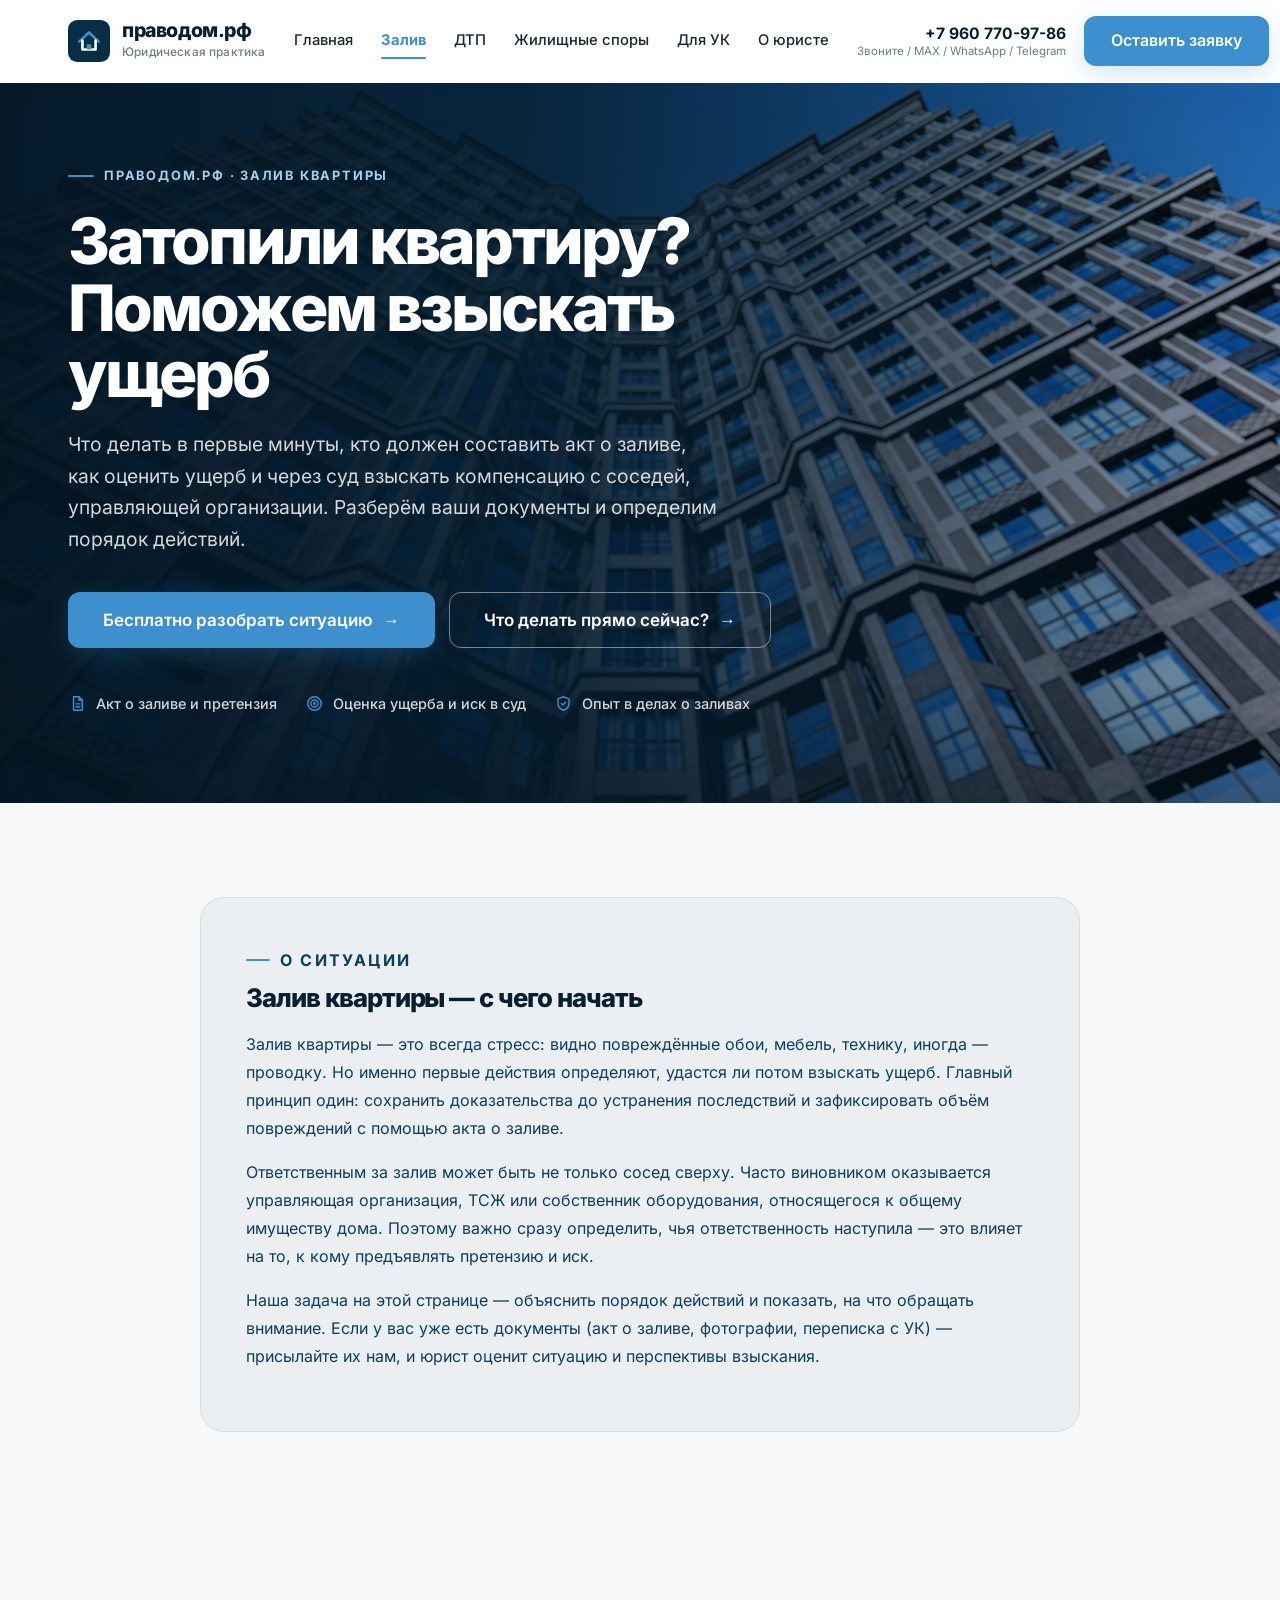
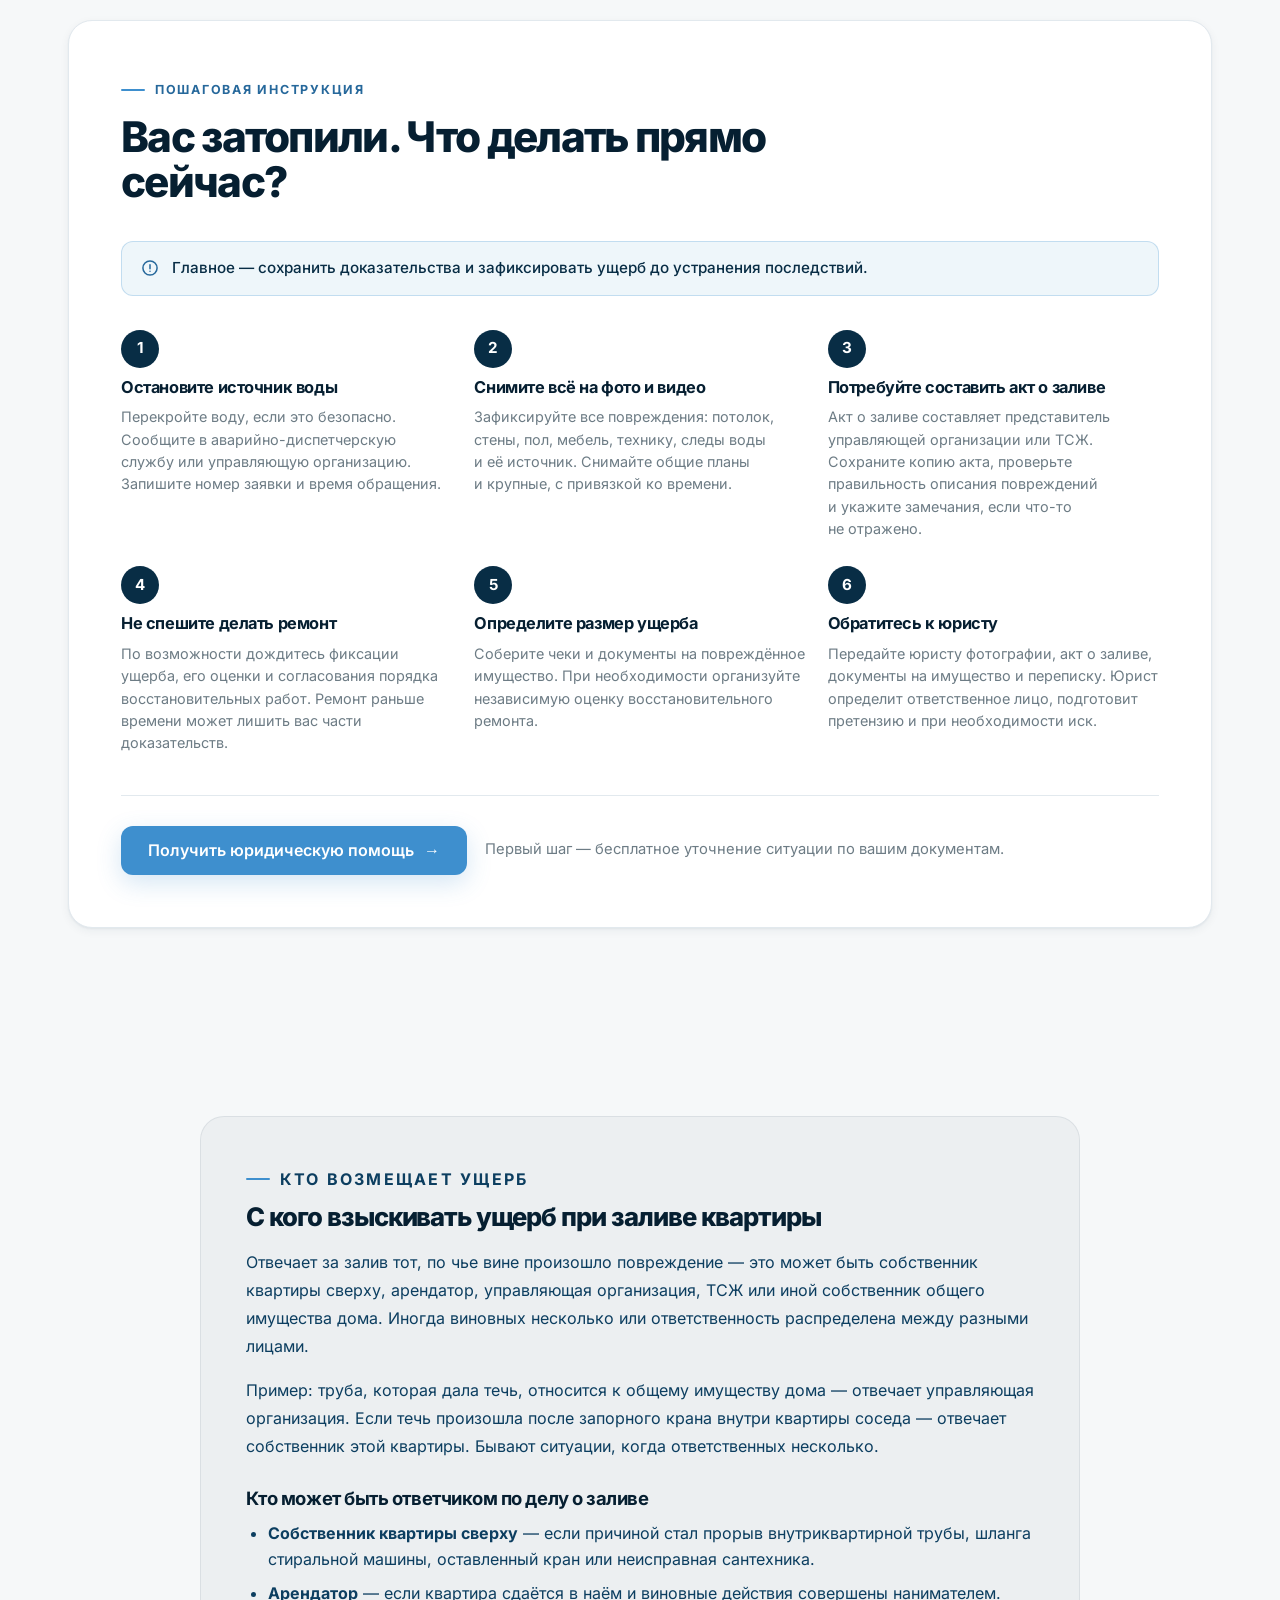
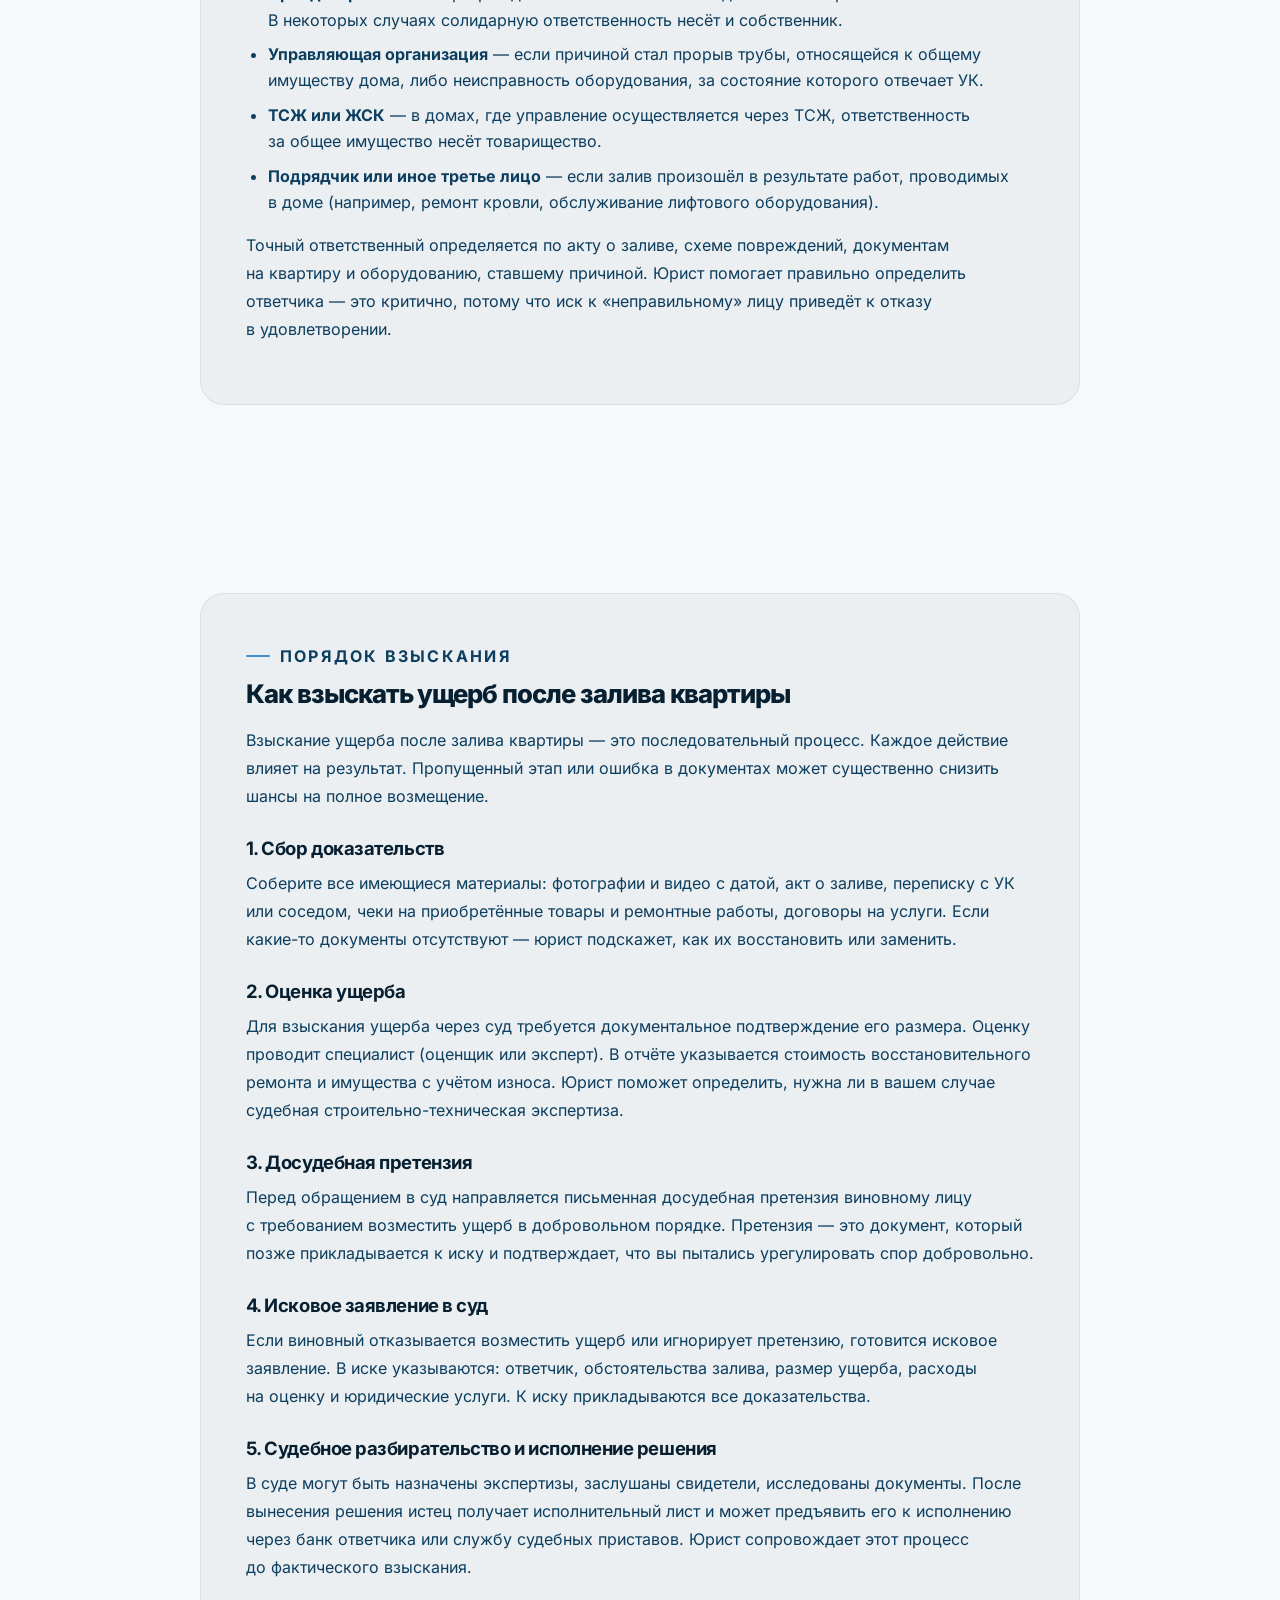
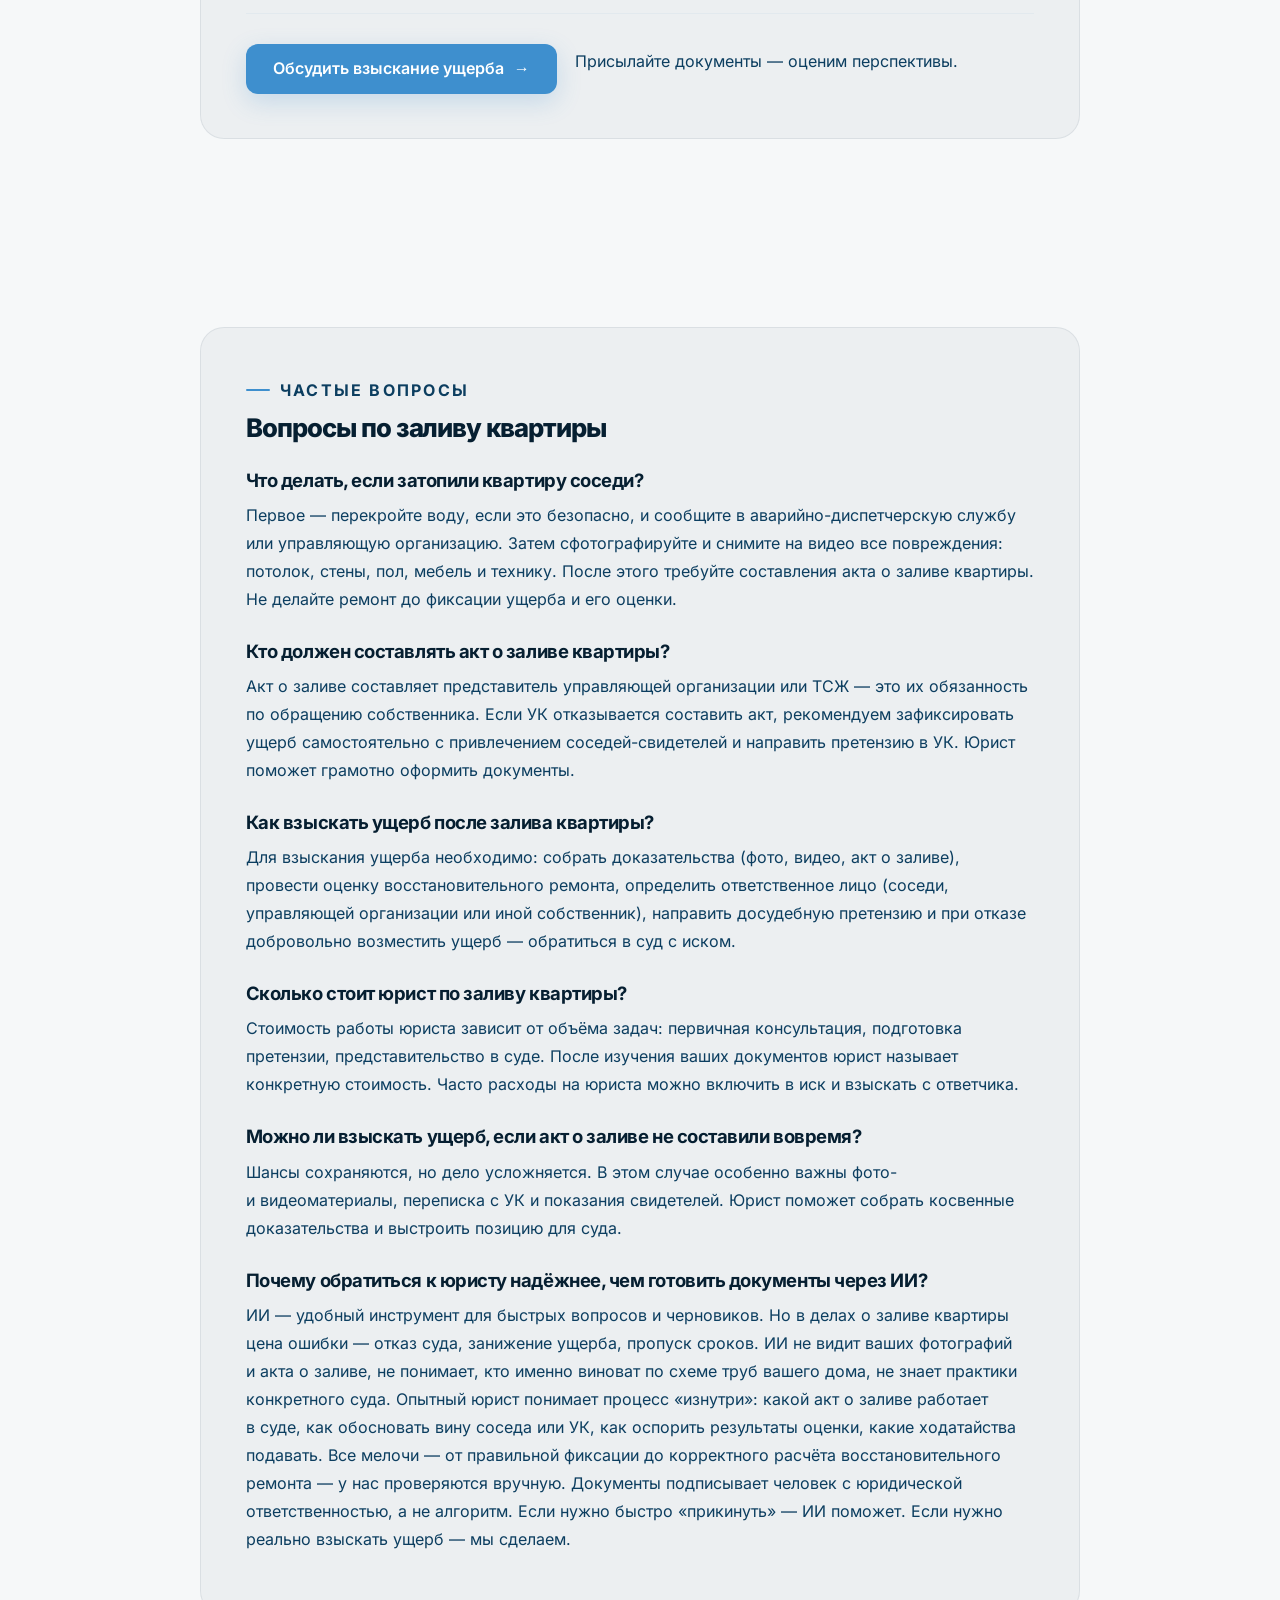
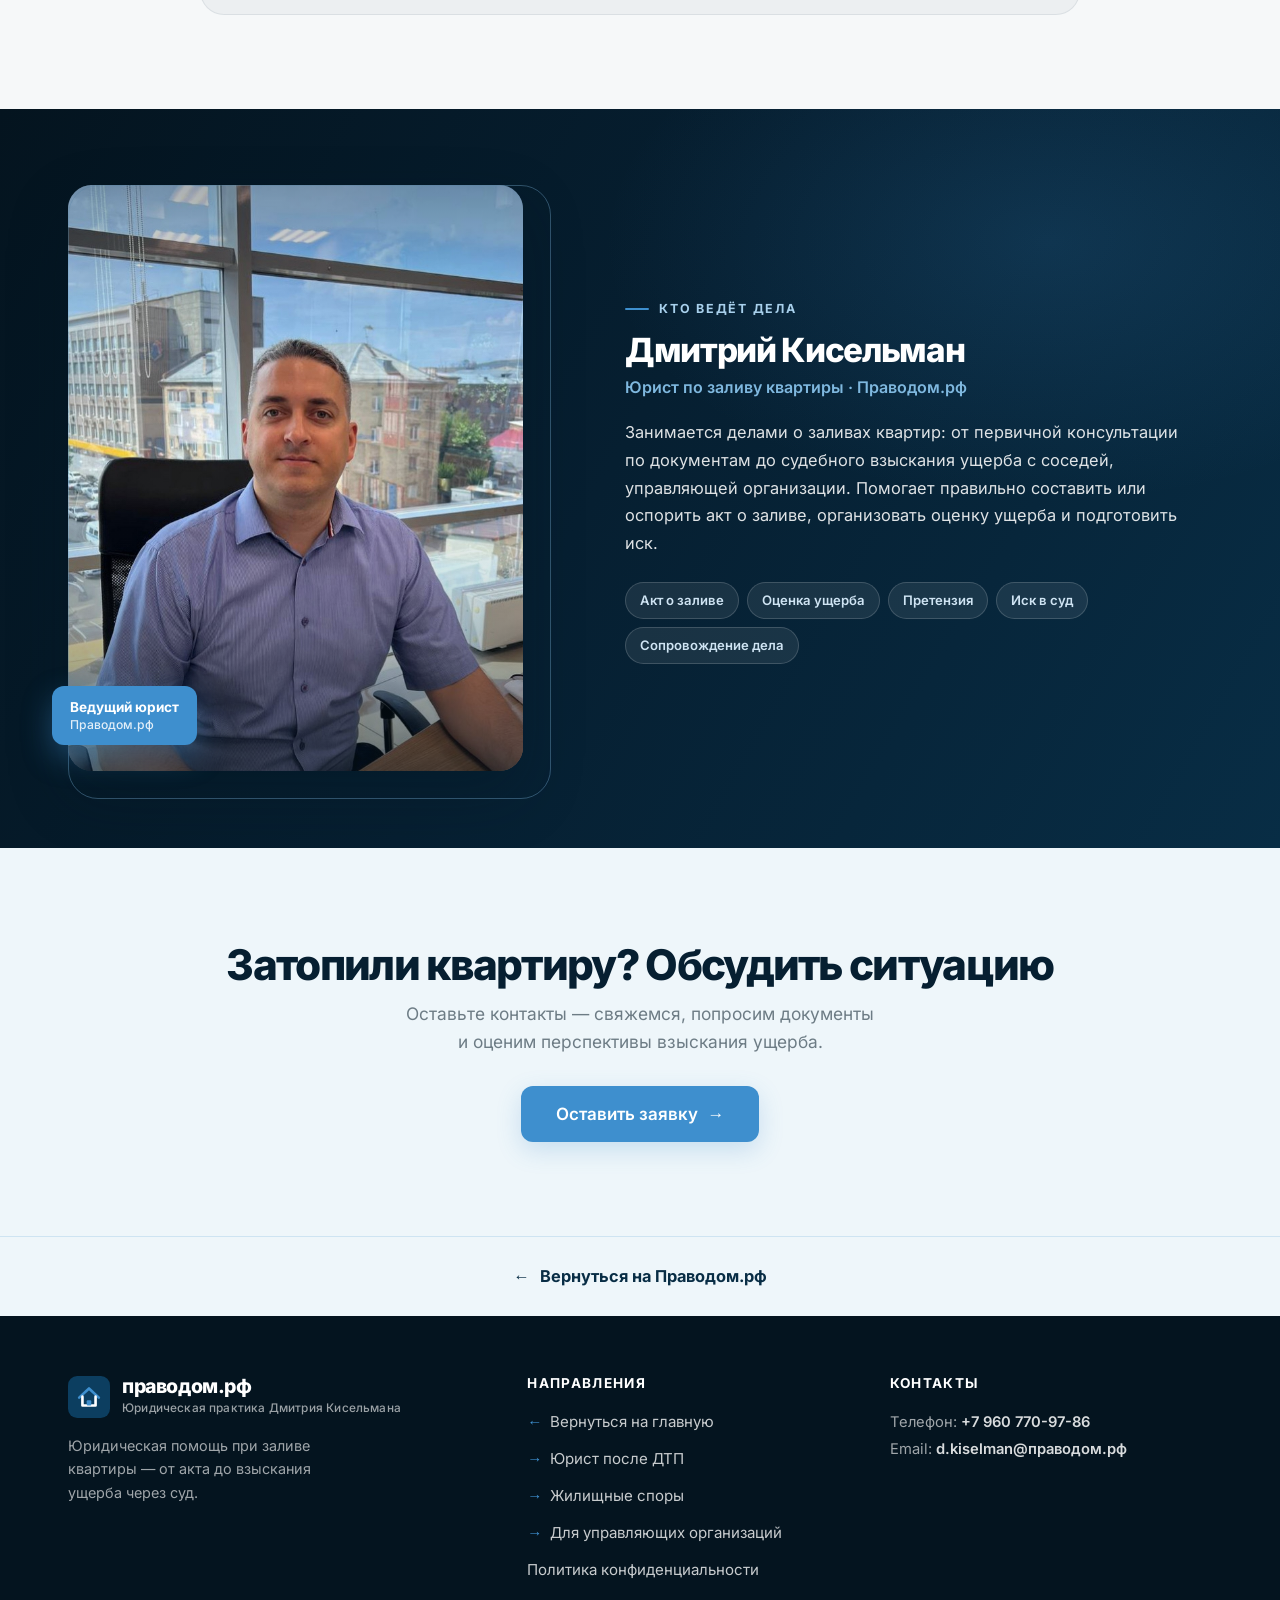
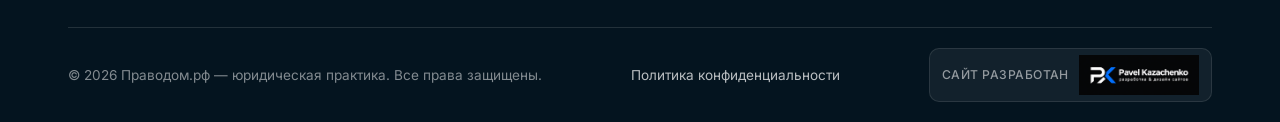
<file: zalyv/index.html>
<!DOCTYPE html>
<html lang="ru">
<head>
  <meta charset="UTF-8">
  <meta name="viewport" content="width=device-width, initial-scale=1.0">

  <!-- ================= SEO: базовые мета-теги ================= -->
  <title>Залив квартиры — что делать, как взыскать ущерб с соседей или УК</title>
  <meta name="description" content="Затопили квартиру? Юрист по заливу квартиры поможет: что делать в первые минуты, как составить акт о заливе, как оценить ущерб и взыскать компенсацию с соседей, управляющей организации. Бесплатная консультация по документам.">
  <meta name="keywords" content="залив квартиры, юрист по заливу, акт о заливе, затопили соседи, взыскание ущерба залив, оценка ущерба залив, иск о заливе, юридическая помощь при заливе">
  <meta name="author" content="Дмитрий Кисельман">
  <meta name="robots" content="index, follow, max-image-preview:large, max-snippet:-1">

  <!-- ================= SEO: canonical ================= -->
  <link rel="canonical" href="https://xn--80aeg6aibci.xn--p1ai/zalyv/">

  <!-- ================= Open Graph ================= -->
  <meta property="og:type" content="article">
  <meta property="og:site_name" content="Праводом.рф">
  <meta property="og:locale" content="ru_RU">
  <meta property="og:url" content="https://xn--80aeg6aibci.xn--p1ai/zalyv/">
  <meta property="og:title" content="Залив квартиры — что делать и как взыскать ущерб">
  <meta property="og:description" content="Юрист по заливу квартиры: что делать в первые минуты, как составить акт о заливе, как оценить ущерб и взыскать компенсацию с соседей, управляющей организации.">
  <meta property="og:image" content="https://xn--80aeg6aibci.xn--p1ai/assets/img/flood.jpg">
  <meta property="og:image:alt" content="Залив квартиры — юридическая помощь Праводом.рф">

  <!-- ================= Twitter Card ================= -->
  <meta name="twitter:card" content="summary_large_image">
  <meta name="twitter:title" content="Залив квартиры — что делать и как взыскать ущерб">
  <meta name="twitter:description" content="Юрист по заливу квартиры: акт о заливе, оценка ущерба, иск к соседям, управляющей организации.">
  <meta name="twitter:image" content="https://xn--80aeg6aibci.xn--p1ai/assets/img/flood.jpg">

  <!-- ================= Производительность и иконки ================= -->
  <link rel="icon" type="image/svg+xml" href="../assets/favicon.svg">
  <link rel="apple-touch-icon" href="../assets/favicon.svg">
  <link rel="preload" as="image" href="../assets/img/flood.jpg">
  <link rel="stylesheet" href="../assets/fonts/fonts.css">
  <link rel="stylesheet" href="../assets/style.css">

  <!-- ================= Структурированные данные: BreadcrumbList ================= -->
  <script type="application/ld+json">
  {
    "@context": "https://schema.org",
    "@type": "BreadcrumbList",
    "itemListElement": [
      {
        "@type": "ListItem",
        "position": 1,
        "name": "Главная",
        "item": "https://xn--80aeg6aibci.xn--p1ai/"
      },
      {
        "@type": "ListItem",
        "position": 2,
        "name": "Залив квартиры",
        "item": "https://xn--80aeg6aibci.xn--p1ai/zalyv/"
      }
    ]
  }
  </script>

  <!-- ================= Структурированные данные: Service ================= -->
  <script type="application/ld+json">
  {
    "@context": "https://schema.org",
    "@type": "Service",
    "name": "Юридическая помощь при заливе квартиры",
    "serviceType": "Юридическое сопровождение дел о заливе квартиры",
    "description": "Помощь юриста при заливе квартиры: что делать, как составить акт о заливе, как оценить ущерб и взыскать компенсацию с соседей, управляющей организации.",
    "provider": {
      "@type": "LegalService",
      "name": "Праводом.рф",
      "url": "https://xn--80aeg6aibci.xn--p1ai/",
      "telephone": "+7-960-770-97-86",
      "email": "d.kiselman@праводом.рф",
      "founder": {
        "@type": "Person",
        "name": "Дмитрий Кисельман",
        "jobTitle": "Ведущий юрист"
      }
    },
    "areaServed": {
      "@type": "Country",
      "name": "Россия"
    },
    "url": "https://xn--80aeg6aibci.xn--p1ai/zalyv/"
  }
  </script>

  <!-- ================= Структурированные данные: FAQPage ================= -->
  <script type="application/ld+json">
  {
    "@context": "https://schema.org",
    "@type": "FAQPage",
    "mainEntity": [
      {
        "@type": "Question",
        "name": "Что делать, если затопили квартиру соседи?",
        "acceptedAnswer": {
          "@type": "Answer",
          "text": "Первое — перекройте воду, если это безопасно, и сообщите в аварийно-диспетчерскую службу или управляющую организацию. Затем сфотографируйте и снимите на видео все повреждения: потолок, стены, пол, мебель и технику. После этого требуйте составления акта о заливе квартиры. Не делайте ремонт до фиксации ущерба и его оценки."
        }
      },
      {
        "@type": "Question",
        "name": "Кто должен составлять акт о заливе квартиры?",
        "acceptedAnswer": {
          "@type": "Answer",
          "text": "Акт о заливе составляет представитель управляющей организации или ТСЖ — это их обязанность по обращению собственника. Если УК отказывается составить акт, рекомендуем зафиксировать ущерб самостоятельно с привлечением соседей-свидетелей и направить претензию в УК. Юрист поможет грамотно оформить документы."
        }
      },
      {
        "@type": "Question",
        "name": "Как взыскать ущерб после залива квартиры?",
        "acceptedAnswer": {
          "@type": "Answer",
          "text": "Для взыскания ущерба необходимо: собрать доказательства (фото, видео, акт о заливе), провести оценку восстановительного ремонта, определить ответственное лицо (соседи, управляющей организации или иной собственник), направить досудебную претензию и при отказе добровольно возместить ущерб — обратиться в суд с иском."
        }
      },
      {
        "@type": "Question",
        "name": "Сколько стоит юрист по заливу квартиры?",
        "acceptedAnswer": {
          "@type": "Answer",
          "text": "Стоимость работы юриста зависит от объёма задач: первичная консультация, подготовка претензии, представительство в суде. После изучения ваших документов юрист называет конкретную стоимость. Часто расходы на юриста можно включить в иск и взыскать с ответчика."
        }
      },
      {
        "@type": "Question",
        "name": "Можно ли взыскать ущерб, если акт о заливе не составили вовремя?",
        "acceptedAnswer": {
          "@type": "Answer",
          "text": "Шансы сохраняются, но дело усложняется. В этом случае особенно важны фото- и видеоматериалы, переписка с УК и показания свидетелей. Юрист поможет собрать косвенные доказательства и выстроить позицию для суда."
        }
      },
      {
        "@type": "Question",
        "name": "Почему обратиться к юристу надёжнее, чем готовить документы через ИИ?",
        "acceptedAnswer": {
          "@type": "Answer",
          "text": "ИИ — это удобный инструмент для быстрых вопросов и черновиков. Но в делах о заливе квартиры цена ошибки — отказ суда, занижение ущерба, пропуск сроков. ИИ не видит ваших фотографий и акта о заливе, не понимает, кто именно виноват по схеме труб вашего дома, не знает практики конкретного суда. Опытный юрист понимает процесс изнутри: какой акт о заливе работает в суде, как обосновать вину соседа или УК, как оспорить результаты оценки, какие ходатайства подавать. Все мелочи проверяются вручную, документы подписывает человек с юридической ответственностью."
        }
      }
    ]
  }
  </script>
  <script src="https://challenges.cloudflare.com/turnstile/v0/api.js" async defer></script>
  <!-- ================= Security Headers (через meta) ================= -->
  <meta http-equiv="Content-Security-Policy" content="default-src 'self'; script-src 'self' 'unsafe-inline' https://challenges.cloudflare.com https://www.googletagmanager.com https://mc.yandex.ru; style-src 'self' 'unsafe-inline' https://challenges.cloudflare.com; img-src 'self' data: blob: https://mc.yandex.ru https://www.google-analytics.com; font-src 'self' data:; connect-src 'self' https://pravodom-lead.paffnyters.workers.dev https://challenges.cloudflare.com https://ncuthxvxiwghjgduchhc.supabase.co https://mc.yandex.ru https://www.google-analytics.com https://www.googletagmanager.com; frame-src https://challenges.cloudflare.com; object-src 'none'; base-uri 'self'; form-action 'self'; frame-ancestors 'none';">
  <meta name="referrer" content="strict-origin-when-cross-origin">
  <meta http-equiv="X-Content-Type-Options" content="nosniff">
  <meta name="color-scheme" content="light">
  <meta name="permissions-policy" content="camera=(), microphone=(), geolocation=(), payment=(), usb=(), magnetometer=(), gyroscope=(), accelerometer=(), interest-cohort=()">

  <!-- ================= Yandex.Metrika ================= -->
  <!-- Yandex.Metrika (счётчик 112861594) -->
  <script type="text/javascript">
    (function(m,e,t,r,i,k,a){m[i]=m[i]||function(){(m[i].a=m[i].a||[]).push(arguments)};
    m[i].l=1*new Date();
    for (var j = 0; j < document.scripts.length; j++) {if (document.scripts[j].src === r) { return; }}
    k=e.createElement(t),a=e.getElementsByTagName(t)[0],k.async=1,k.src=r,a.parentNode.insertBefore(k,a)})
    (window, document, "script", "https://mc.yandex.ru/metrika/tag.js", "ym");
    ym(112861594, "init", {
      clickmap:true,
      trackLinks:true,
      accurateTrackBounce:true,
      webvisor:true
    });
  </script>
  <noscript>
    <div><img src="https://mc.yandex.ru/watch/112861594" style="position:absolute; left:-9999px;" alt="" /></div>
  </noscript>

  <!-- ================= Google Analytics 4 ================= -->
  <!-- Google Analytics 4 (G-REN6XLHVDM) -->
  <script async src="https://www.googletagmanager.com/gtag/js?id=G-REN6XLHVDM"></script>
  <script>
    window.dataLayer = window.dataLayer || [];
    function gtag(){dataLayer.push(arguments);}
    gtag('js', new Date());
    gtag('config', 'G-REN6XLHVDM', { 'anonymize_ip': true });
  </script>

</head>
<body>

<!-- ================= ШАПКА ================= -->
<header class="header" id="top">
  <div class="container header__inner">
    <a class="brand" href="/" aria-label="Праводом.рф — на главную">
      <svg class="brand__mark" viewBox="0 0 64 64" aria-hidden="true">
        <rect width="64" height="64" rx="14" fill="#082D45"/>
        <path d="M17 33 L32 19 L47 33" fill="none" stroke="#3E8FCE" stroke-width="4" stroke-linecap="round" stroke-linejoin="round"/>
        <path d="M22 31.5 V45 H42 V31.5" fill="none" stroke="#FFFFFF" stroke-width="4" stroke-linecap="round" stroke-linejoin="round"/>
        <rect x="28.5" y="37" width="7" height="8" rx="1.5" fill="#3E8FCE"/>
      </svg>
      <span>
        <span class="brand__name">праводом.рф</span>
        <span class="brand__tag">Юридическая практика</span>
      </span>
    </a>
    <nav class="nav" aria-label="Основная навигация">
      <a class="nav__link" href="/">Главная</a>
      <a class="nav__link" href="/zalyv/">Залив</a>
      <a class="nav__link" href="/dtp/">ДТП</a>
      <a class="nav__link" href="/zhilishchnye-spory/">Жилищные споры</a>
      <a class="nav__link" href="/dolgi/">Для УК</a>
      <a class="nav__link" href="#yurist">О юристе</a>
    </nav>
    <div class="header__right">
      <!-- TODO: заменить телефон-заглушку на реальный номер -->
      <a class="header__phone" href="tel:+79607709786" itemprop="telephone">
        <b>+7 960 770-97-86</b>
        <span>Звоните / MAX / WhatsApp / Telegram</span>
      </a>
      <button class="btn btn--primary" type="button" data-modal-open>Оставить заявку</button>
      <button class="nav-toggle" type="button" aria-label="Открыть меню" aria-expanded="false"><span></span></button>
    </div>
  </div>
  <div class="mobile-menu">
    <a href="/">Главная</a>
    <a href="/zalyv/">Залив квартиры</a>
    <a href="/dtp/">Юрист после ДТП</a>
    <a href="/zhilishchnye-spory/">Жилищные споры</a>
    <a href="/dolgi/">Для управляющих организаций</a>
    <a href="#yurist">О юристе</a>
    <a href="tel:+79607709786">+7 960 770-97-86</a>
    <button class="btn btn--primary" type="button" data-modal-open>Оставить заявку</button>
  </div>
</header>

<main>

  <!-- ================= HERO /ZALYV/ ================= -->
  <section class="hero hero--flood hero--compact">
    <div class="hero__bg" role="img" aria-label="Залив квартиры — повреждения после протечки"></div>
    <div class="container">
      <div class="hero__inner">
        <p class="hero__eyebrow">Праводом.рф · Залив квартиры</p>
        <h1 class="hero__title">Затопили квартиру? Поможем взыскать ущерб</h1>
        <p class="hero__sub">Что делать в&nbsp;первые минуты, кто должен составить акт о&nbsp;заливе, как оценить ущерб и&nbsp;через суд взыскать компенсацию с&nbsp;соседей, управляющей организации. Разберём ваши документы и&nbsp;определим порядок действий.</p>
        <div class="hero__actions">
          <button class="btn btn--primary btn--lg" type="button" data-modal-open data-modal-source="zalyv-hero">Бесплатно разобрать ситуацию <span class="arr">→</span></button>
          <a class="btn btn--ghost btn--lg" href="#zalyv-instrukciya">Что делать прямо сейчас? <span class="arr">→</span></a>
        </div>
        <ul class="hero__chips">
          <li>
            <svg viewBox="0 0 24 24" fill="none" stroke="currentColor" stroke-width="1.8" stroke-linecap="round" stroke-linejoin="round" aria-hidden="true"><path d="M7 3.5h7l4 4v13H7z"/><path d="M14 3.5V8h4"/><path d="M10 12.5h5M10 16h5"/></svg>
            Акт о заливе и претензия
          </li>
          <li>
            <svg viewBox="0 0 24 24" fill="none" stroke="currentColor" stroke-width="1.8" stroke-linecap="round" stroke-linejoin="round" aria-hidden="true"><circle cx="12" cy="12" r="8.5"/><circle cx="12" cy="12" r="4.5"/><circle cx="12" cy="12" r="1"/></svg>
            Оценка ущерба и иск в суд
          </li>
          <li>
            <svg viewBox="0 0 24 24" fill="none" stroke="currentColor" stroke-width="1.8" stroke-linecap="round" stroke-linejoin="round" aria-hidden="true"><path d="M12 3.5l7 2.6v5.2c0 4.6-3 7.8-7 9.2-4-1.4-7-4.6-7-9.2V6.1z"/><path d="M9.2 12l2 2 3.6-3.8"/></svg>
            Опыт в делах о заливах
          </li>
        </ul>
      </div>
    </div>
  </section>

  <!-- ================= ВВЕДЕНИЕ: что такое залив и почему важна фиксация ================= -->
  <section class="section" id="zalyv-intro">
    <div class="container">
      <div class="lp-article reveal">
        <p class="eyebrow">О ситуации</p>
        <h2>Залив квартиры — с&nbsp;чего начать</h2>
        <p>Залив квартиры — это всегда стресс: видно повреждённые обои, мебель, технику, иногда — проводку. Но&nbsp;именно первые действия определяют, удастся&nbsp;ли потом взыскать ущерб. Главный принцип один: сохранить доказательства до&nbsp;устранения последствий и&nbsp;зафиксировать объём повреждений с&nbsp;помощью акта о&nbsp;заливе.</p>
        <p>Ответственным за&nbsp;залив может быть не&nbsp;только сосед сверху. Часто виновником оказывается управляющая организация, ТСЖ или собственник оборудования, относящегося к&nbsp;общему имуществу дома. Поэтому важно сразу определить, чья ответственность наступила — это влияет на&nbsp;то, к&nbsp;кому предъявлять претензию и&nbsp;иск.</p>
        <p>Наша задача на&nbsp;этой странице — объяснить порядок действий и&nbsp;показать, на&nbsp;что обращать внимание. Если у&nbsp;вас уже есть документы (акт о&nbsp;заливе, фотографии, переписка с&nbsp;УК) — присылайте их&nbsp;нам, и&nbsp;юрист оценит ситуацию и&nbsp;перспективы взыскания.</p>
      </div>
    </div>
  </section>

  <!-- ================= ИНСТРУКЦИЯ: ЧТО ДЕЛАТЬ ================= -->
  <section class="section section--tint" id="zalyv-instrukciya">
    <div class="container">
      <div class="guide reveal">
        <div class="guide__head">
          <p class="eyebrow">Пошаговая инструкция</p>
          <h2>Вас затопили. Что делать прямо сейчас?</h2>
        </div>
        <p class="guide__warn">
          <svg viewBox="0 0 24 24" fill="none" stroke="currentColor" stroke-width="1.8" stroke-linecap="round" stroke-linejoin="round" aria-hidden="true"><circle cx="12" cy="12" r="8.5"/><path d="M12 8v5M12 16h.01"/></svg>
          Главное — сохранить доказательства и&nbsp;зафиксировать ущерб до&nbsp;устранения последствий.
        </p>
        <div class="steps">
          <div class="step">
            <div class="step__num">1</div>
            <h3 class="step__title">Остановите источник воды</h3>
            <p class="step__text">Перекройте воду, если это безопасно. Сообщите в&nbsp;аварийно-диспетчерскую службу или управляющую организацию. Запишите номер заявки и&nbsp;время обращения.</p>
          </div>
          <div class="step">
            <div class="step__num">2</div>
            <h3 class="step__title">Снимите всё на&nbsp;фото и&nbsp;видео</h3>
            <p class="step__text">Зафиксируйте все повреждения: потолок, стены, пол, мебель, технику, следы воды и&nbsp;её&nbsp;источник. Снимайте общие планы и&nbsp;крупные, с&nbsp;привязкой ко&nbsp;времени.</p>
          </div>
          <div class="step">
            <div class="step__num">3</div>
            <h3 class="step__title">Потребуйте составить акт о&nbsp;заливе</h3>
            <p class="step__text">Акт о&nbsp;заливе составляет представитель управляющей организации или ТСЖ. Сохраните копию акта, проверьте правильность описания повреждений и&nbsp;укажите замечания, если что-то не&nbsp;отражено.</p>
          </div>
          <div class="step">
            <div class="step__num">4</div>
            <h3 class="step__title">Не&nbsp;спешите делать ремонт</h3>
            <p class="step__text">По&nbsp;возможности дождитесь фиксации ущерба, его оценки и&nbsp;согласования порядка восстановительных работ. Ремонт раньше времени может лишить вас части доказательств.</p>
          </div>
          <div class="step">
            <div class="step__num">5</div>
            <h3 class="step__title">Определите размер ущерба</h3>
            <p class="step__text">Соберите чеки и&nbsp;документы на&nbsp;повреждённое имущество. При необходимости организуйте независимую оценку восстановительного ремонта.</p>
          </div>
          <div class="step">
            <div class="step__num">6</div>
            <h3 class="step__title">Обратитесь к&nbsp;юристу</h3>
            <p class="step__text">Передайте юристу фотографии, акт о&nbsp;заливе, документы на&nbsp;имущество и&nbsp;переписку. Юрист определит ответственное лицо, подготовит претензию и&nbsp;при необходимости иск.</p>
          </div>
        </div>
        <div class="guide__cta">
          <button class="btn btn--primary" type="button" data-modal-open data-modal-source="zalyv-instrukciya">Получить юридическую помощь <span class="arr">→</span></button>
          <p>Первый шаг — бесплатное уточнение ситуации по&nbsp;вашим документам.</p>
        </div>
      </div>
    </div>
  </section>

  <!-- ================= КТО ВИНОВАТ: разббор ответственности ================= -->
  <section class="section" id="zalyv-vinovnik">
    <div class="container">
      <div class="lp-article reveal">
        <p class="eyebrow">Кто возмещает ущерб</p>
        <h2>С&nbsp;кого взыскивать ущерб при заливе квартиры</h2>
        <p>Отвечает за&nbsp;залив тот, по&nbsp;чье вине произошло повреждение — это может быть собственник квартиры сверху, арендатор, управляющая организация, ТСЖ или иной собственник общего имущества дома. Иногда виновных несколько или ответственность распределена между разными лицами.</p>
        <p>Пример: труба, которая дала течь, относится к&nbsp;общему имуществу дома — отвечает управляющая организация. Если течь произошла после запорного крана внутри квартиры соседа — отвечает собственник этой квартиры. Бывают ситуации, когда ответственных несколько.</p>

        <h3>Кто может быть ответчиком по&nbsp;делу о&nbsp;заливе</h3>
        <ul class="lawyer__detail-list">
          <li><b>Собственник квартиры сверху</b> — если причиной стал прорыв внутриквартирной трубы, шланга стиральной машины, оставленный кран или неисправная сантехника.</li>
          <li><b>Арендатор</b> — если квартира сдаётся в&nbsp;наём и&nbsp;виновные действия совершены нанимателем. В&nbsp;некоторых случаях солидарную ответственность несёт и&nbsp;собственник.</li>
          <li><b>Управляющая организация</b> — если причиной стал прорыв трубы, относящейся к&nbsp;общему имуществу дома, либо неисправность оборудования, за&nbsp;состояние которого отвечает УК.</li>
          <li><b>ТСЖ или ЖСК</b> — в&nbsp;домах, где управление осуществляется через ТСЖ, ответственность за&nbsp;общее имущество несёт товарищество.</li>
          <li><b>Подрядчик или иное третье лицо</b> — если залив произошёл в&nbsp;результате работ, проводимых в&nbsp;доме (например, ремонт кровли, обслуживание лифтового оборудования).</li>
        </ul>

        <p>Точный ответственный определяется по&nbsp;акту о&nbsp;заливе, схеме повреждений, документам на&nbsp;квартиру и&nbsp;оборудованию, ставшему причиной. Юрист помогает правильно определить ответчика — это критично, потому что иск к&nbsp;«неправильному» лицу приведёт к&nbsp;отказу в&nbsp;удовлетворении.</p>
      </div>
    </div>
  </section>

  <!-- ================= КАК ВЗЫСКАТЬ УЩЕРБ: порядок действий ================= -->
  <section class="section section--tint" id="zalyv-poryadok">
    <div class="container">
      <div class="lp-article reveal">
        <p class="eyebrow">Порядок взыскания</p>
        <h2>Как взыскать ущерб после залива квартиры</h2>
        <p>Взыскание ущерба после залива квартиры — это последовательный процесс. Каждое действие влияет на&nbsp;результат. Пропущенный этап или ошибка в&nbsp;документах может существенно снизить шансы на&nbsp;полное возмещение.</p>

        <h3>1. Сбор доказательств</h3>
        <p>Соберите все имеющиеся материалы: фотографии и&nbsp;видео с&nbsp;датой, акт о&nbsp;заливе, переписку с&nbsp;УК или соседом, чеки на&nbsp;приобретённые товары и&nbsp;ремонтные работы, договоры на&nbsp;услуги. Если какие-то документы отсутствуют — юрист подскажет, как их&nbsp;восстановить или заменить.</p>

        <h3>2. Оценка ущерба</h3>
        <p>Для взыскания ущерба через суд требуется документальное подтверждение его размера. Оценку проводит специалист (оценщик или эксперт). В&nbsp;отчёте указывается стоимость восстановительного ремонта и&nbsp;имущества с&nbsp;учётом износа. Юрист поможет определить, нужна&nbsp;ли в&nbsp;вашем случае судебная строительно-техническая экспертиза.</p>

        <h3>3. Досудебная претензия</h3>
        <p>Перед обращением в&nbsp;суд направляется письменная досудебная претензия виновному лицу с&nbsp;требованием возместить ущерб в&nbsp;добровольном порядке. Претензия — это документ, который позже прикладывается к&nbsp;иску и&nbsp;подтверждает, что вы&nbsp;пытались урегулировать спор добровольно.</p>

        <h3>4. Исковое заявление в&nbsp;суд</h3>
        <p>Если виновный отказывается возместить ущерб или игнорирует претензию, готовится исковое заявление. В&nbsp;иске указываются: ответчик, обстоятельства залива, размер ущерба, расходы на&nbsp;оценку и&nbsp;юридические услуги. К&nbsp;иску прикладываются все доказательства.</p>

        <h3>5. Судебное разбирательство и&nbsp;исполнение решения</h3>
        <p>В&nbsp;суде могут быть назначены экспертизы, заслушаны свидетели, исследованы документы. После вынесения решения истец получает исполнительный лист и&nbsp;может предъявить его к&nbsp;исполнению через банк ответчика или службу судебных приставов. Юрист сопровождает этот процесс до&nbsp;фактического взыскания.</p>

        <div class="guide__cta">
          <button class="btn btn--primary" type="button" data-modal-open data-modal-source="zalyv-poryadok">Обсудить взыскание ущерба <span class="arr">→</span></button>
          <p>Присылайте документы — оценим перспективы.</p>
        </div>
      </div>
    </div>
  </section>

  <!-- ================= ЧАСТЫЕ ВОПРОСЫ ================= -->
  <section class="section" id="zalyv-faq">
    <div class="container">
      <div class="lp-article reveal">
        <p class="eyebrow">Частые вопросы</p>
        <h2>Вопросы по&nbsp;заливу квартиры</h2>

        <h3>Что делать, если затопили квартиру соседи?</h3>
        <p>Первое — перекройте воду, если это безопасно, и&nbsp;сообщите в&nbsp;аварийно-диспетчерскую службу или управляющую организацию. Затем сфотографируйте и&nbsp;снимите на&nbsp;видео все повреждения: потолок, стены, пол, мебель и&nbsp;технику. После этого требуйте составления акта о&nbsp;заливе квартиры. Не&nbsp;делайте ремонт до&nbsp;фиксации ущерба и&nbsp;его оценки.</p>

        <h3>Кто должен составлять акт о&nbsp;заливе квартиры?</h3>
        <p>Акт о&nbsp;заливе составляет представитель управляющей организации или ТСЖ — это их&nbsp;обязанность по&nbsp;обращению собственника. Если УК отказывается составить акт, рекомендуем зафиксировать ущерб самостоятельно с&nbsp;привлечением соседей-свидетелей и&nbsp;направить претензию в&nbsp;УК. Юрист поможет грамотно оформить документы.</p>

        <h3>Как взыскать ущерб после залива квартиры?</h3>
        <p>Для взыскания ущерба необходимо: собрать доказательства (фото, видео, акт о&nbsp;заливе), провести оценку восстановительного ремонта, определить ответственное лицо (соседи, управляющей организации или иной собственник), направить досудебную претензию и&nbsp;при отказе добровольно возместить ущерб — обратиться в&nbsp;суд с&nbsp;иском.</p>

        <h3>Сколько стоит юрист по&nbsp;заливу квартиры?</h3>
        <p>Стоимость работы юриста зависит от&nbsp;объёма задач: первичная консультация, подготовка претензии, представительство в&nbsp;суде. После изучения ваших документов юрист называет конкретную стоимость. Часто расходы на&nbsp;юриста можно включить в&nbsp;иск и&nbsp;взыскать с&nbsp;ответчика.</p>

        <h3>Можно&nbsp;ли взыскать ущерб, если акт о&nbsp;заливе не&nbsp;составили вовремя?</h3>
        <p>Шансы сохраняются, но&nbsp;дело усложняется. В&nbsp;этом случае особенно важны фото- и&nbsp;видеоматериалы, переписка с&nbsp;УК и&nbsp;показания свидетелей. Юрист поможет собрать косвенные доказательства и&nbsp;выстроить позицию для суда.</p>

        <h3>Почему обратиться к&nbsp;юристу надёжнее, чем готовить документы через ИИ?</h3>
        <p>ИИ&nbsp;— удобный инструмент для&nbsp;быстрых вопросов и&nbsp;черновиков. Но&nbsp;в&nbsp;делах о&nbsp;заливе квартиры цена ошибки — отказ суда, занижение ущерба, пропуск сроков. ИИ&nbsp;не&nbsp;видит ваших фотографий и&nbsp;акта о&nbsp;заливе, не&nbsp;понимает, кто&nbsp;именно виноват по&nbsp;схеме труб вашего дома, не&nbsp;знает практики конкретного суда. Опытный юрист понимает процесс «изнутри»: какой акт&nbsp;о&nbsp;заливе работает в&nbsp;суде, как обосновать вину соседа или&nbsp;УК, как оспорить результаты оценки, какие ходатайства подавать. Все мелочи — от&nbsp;правильной фиксации до&nbsp;корректного расчёта восстановительного ремонта — у&nbsp;нас&nbsp;проверяются вручную. Документы подписывает человек с&nbsp;юридической ответственностью, а&nbsp;не&nbsp;алгоритм. Если нужно быстро «прикинуть» — ИИ&nbsp;поможет. Если нужно реально взыскать ущерб — мы&nbsp;сделаем.</p>
      </div>
    </div>
  </section>

  <!-- ================= ЮРИСТ ================= -->
  <section class="lawyer" id="yurist">
    <div class="container">
      <div class="lawyer__grid">
        <div class="lawyer__photo-wrap reveal">
          <img class="lawyer__photo" src="../assets/dmitry.jpg" alt="Дмитрий Кисельман — юрист по заливу квартиры, ведущий юрист Праводом.рф" loading="lazy" width="460" height="575">
          <div class="lawyer__badge">Ведущий юрист<small>Праводом.рф</small></div>
        </div>
        <div class="reveal">
          <p class="eyebrow">Кто ведёт дела</p>
          <h2 class="lawyer__name">Дмитрий Кисельман</h2>
          <p class="lawyer__role">Юрист по&nbsp;заливу квартиры · Праводом.рф</p>
          <p class="lawyer__text">Занимается делами о&nbsp;заливах квартир: от&nbsp;первичной консультации по&nbsp;документам до&nbsp;судебного взыскания ущерба с&nbsp;соседей, управляющей организации. Помогает правильно составить или оспорить акт о&nbsp;заливе, организовать оценку ущерба и&nbsp;подготовить иск.</p>
          <ul class="lawyer__tags">
            <li>Акт о заливе</li>
            <li>Оценка ущерба</li>
            <li>Претензия</li>
            <li>Иск в суд</li>
            <li>Сопровождение дела</li>
          </ul>
        </div>
      </div>
    </div>
  </section>

  <!-- ================= ФИНАЛЬНЫЙ CTA ================= -->
  <section class="section section--blue">
    <div class="container cta-final reveal">
      <h2>Затопили квартиру? Обсудить ситуацию</h2>
      <p class="sec-lead">Оставьте контакты — свяжемся, попросим документы и&nbsp;оценим перспективы взыскания ущерба.</p>
      <button class="btn btn--primary btn--lg" type="button" data-modal-open data-modal-source="zalyv-final">Оставить заявку <span class="arr">→</span></button>
    </div>
  </section>

</main>

<!-- ================= ССЫЛКА НАЗАД (в самом низу) ================= -->
<div class="backstrip">
  <div class="container">
    <a href="/"><span class="arr">←</span> Вернуться на Праводом.рф</a>
  </div>
</div>

<!-- ================= ФУТЕР ================= -->
<footer class="footer">
  <div class="container">
    <div class="footer__grid">
      <div>
        <a class="brand" href="/" aria-label="Праводом.рф — на главную">
          <svg class="brand__mark" viewBox="0 0 64 64" aria-hidden="true">
            <rect width="64" height="64" rx="14" fill="#0C3E60"/>
            <path d="M17 33 L32 19 L47 33" fill="none" stroke="#3E8FCE" stroke-width="4" stroke-linecap="round" stroke-linejoin="round"/>
            <path d="M22 31.5 V45 H42 V31.5" fill="none" stroke="#FFFFFF" stroke-width="4" stroke-linecap="round" stroke-linejoin="round"/>
            <rect x="28.5" y="37" width="7" height="8" rx="1.5" fill="#3E8FCE"/>
          </svg>
          <span>
            <span class="brand__name">праводом.рф</span>
            <span class="brand__tag">Юридическая практика Дмитрия Кисельмана</span>
          </span>
        </a>
        <p class="footer__desc">Юридическая помощь при заливе квартиры — от акта до взыскания ущерба через суд.</p>
      </div>
      <div>
        <h3 class="footer__title">Направления</h3>
        <ul class="footer__links">
          <li><a href="/"><span class="arr">←</span> Вернуться на главную</a></li>
          <li><a href="../dtp/"><span class="arr">→</span> Юрист после ДТП</a></li>
          <li><a href="../zhilishchnye-spory/"><span class="arr">→</span> Жилищные споры</a></li>
          <li><a href="../dolgi/"><span class="arr">→</span> Для управляющих организаций</a></li>
          <li><a href="../privacy.html">Политика конфиденциальности</a></li>
        </ul>
      </div>
      <div>
        <h3 class="footer__title">Контакты</h3>
        <!-- TODO: добавить реальные контакты и реквизиты, когда они будут готовы -->
        <p class="footer__contacts">
          Телефон: <b>+7 960 770-97-86</b><br>
          Email: <b>d.kiselman@праводом.рф</b>
        </p>
      </div>
    </div>
    <div class="footer__bottom">
      <span>© 2026 Праводом.рф — юридическая практика. Все права защищены.</span><a href="../privacy.html">Политика конфиденциальности</a>      <div class="footer__dev">
        <span class="footer__dev-label">Сайт разработан</span>
        <a class="footer__dev-link" href="mailto:paffnytersk@gmail.com" title="Заказать такой сайт">
          <img class="footer__dev-logo" src="../assets/pk-logo.png" alt="PK — разработка сайтов" loading="lazy" width="60" height="30">
        </a>
      </div>
    </div>
  </div>
</footer>

<!-- ================= МОДАЛЬНОЕ ОКНО ЗАЯВКИ (единая форма) ================= -->
<div class="modal" id="zayavka" role="dialog" aria-modal="true" aria-labelledby="zayavka-title" hidden>
  <div class="modal__card" data-modal-card>
    <button class="modal__close" type="button" data-modal-close aria-label="Закрыть окно">×</button>

    <div data-form-wrap>
      <h3 class="modal__title" id="zayavka-title">Оставить заявку</h3>
      <p class="modal__sub">Оставьте контакты — свяжемся и уточним ситуацию.</p>

      <form class="form" id="lead-form" novalidate>
        <div class="hp" aria-hidden="true">
          <label>Сайт (не заполнять)<input type="text" name="website" tabindex="-1" autocomplete="off"></label>
        </div>

        <div class="field">
          <label for="f-name">Как к вам обращаться? <span class="req">*</span></label>
          <input type="text" id="f-name" name="name" placeholder="Имя" autocomplete="name" required>
          <small class="field__err">Укажите, как к вам обращаться</small>
        </div>

        <div class="field">
          <label for="f-phone">Номер телефона <span class="req">*</span></label>
          <input type="tel" id="f-phone" name="phone" placeholder="+7 (___) ___-__-__" inputmode="tel" autocomplete="tel" required>
          <small class="field__err">Укажите корректный номер телефона</small>
        </div>

        <div class="field">
          <label for="f-email">Email <span style="color:var(--muted);font-weight:500">(необязательно)</span></label>
          <input type="email" id="f-email" name="email" placeholder="mail@example.ru" autocomplete="email">
          <small class="field__err">Проверьте адрес электронной почты</small>
        </div>
        <div class="field">
          <label for="f-service">Вид услуги <span class="req">*</span></label>
          <select id="f-service" name="service_type" required>
            <option value="">— выберите —</option>
            <option value="dolgi">Взыскание задолженности (для управляющих организаций)</option>
            <option value="zalyv" selected>Залив квартиры</option>
            <option value="dtp">ДТП</option>
            <option value="zhilishchnye-spory">Жилищные споры</option>
            <option value="other">Другое / не уверен</option>
          </select>
          <small class="field__err">Укажите вид услуги</small>
        </div>

        <div class="field">
          <label for="f-comment">Комментарий <span style="color:var(--muted);font-weight:500">(необязательно)</span></label>
          <textarea id="f-comment" name="comment" placeholder="Кратко опишите ситуацию" rows="3"></textarea>
        </div>


        <label class="consent">
          <input type="checkbox" id="f-consent" name="consent" required>
          <span class="box"><svg viewBox="0 0 24 24" fill="none" stroke="currentColor" stroke-width="3" stroke-linecap="round" stroke-linejoin="round" aria-hidden="true"><path d="M4.5 12.5l4.5 4.5L19.5 7"/></svg></span>
          <span class="consent__text">Соглашаюсь на обработку персональных данных в&nbsp;соответствии с&nbsp;<a href="../privacy.html" target="_blank" rel="noopener">политикой конфиденциальности</a>.</span>
        </label>
        <!-- Cloudflare Turnstile: анти-бот/анти-DDoS проверка -->
        <div class="cf-turnstile" data-sitekey="0x4AAAAAAE9_oedsHKGV35CN" data-theme="light"></div>

        <button class="btn btn--primary form__submit" type="submit" disabled>Отправить заявку</button>
        <p class="form__note">Нажимая «Отправить заявку», вы соглашаетесь на обработку персональных данных.</p>
      </form>
    </div>

    <div class="form-success" data-success hidden>
      <div class="form-success__icon">
        <svg viewBox="0 0 24 24" fill="none" stroke="currentColor" stroke-width="2.2" stroke-linecap="round" stroke-linejoin="round" aria-hidden="true"><path d="M4.5 12.5l4.5 4.5L19.5 7"/></svg>
      </div>
      <h3>Заявка отправлена</h3>
      <p>Мы свяжемся с вами и уточним ситуацию. Обычно отвечаем в течение рабочего дня.</p>
      <button class="btn btn--outline" type="button" data-modal-close>Хорошо</button>
    </div>
  </div>
</div>

<script src="../assets/main.js" defer></script>
</body>
</html>
</file>
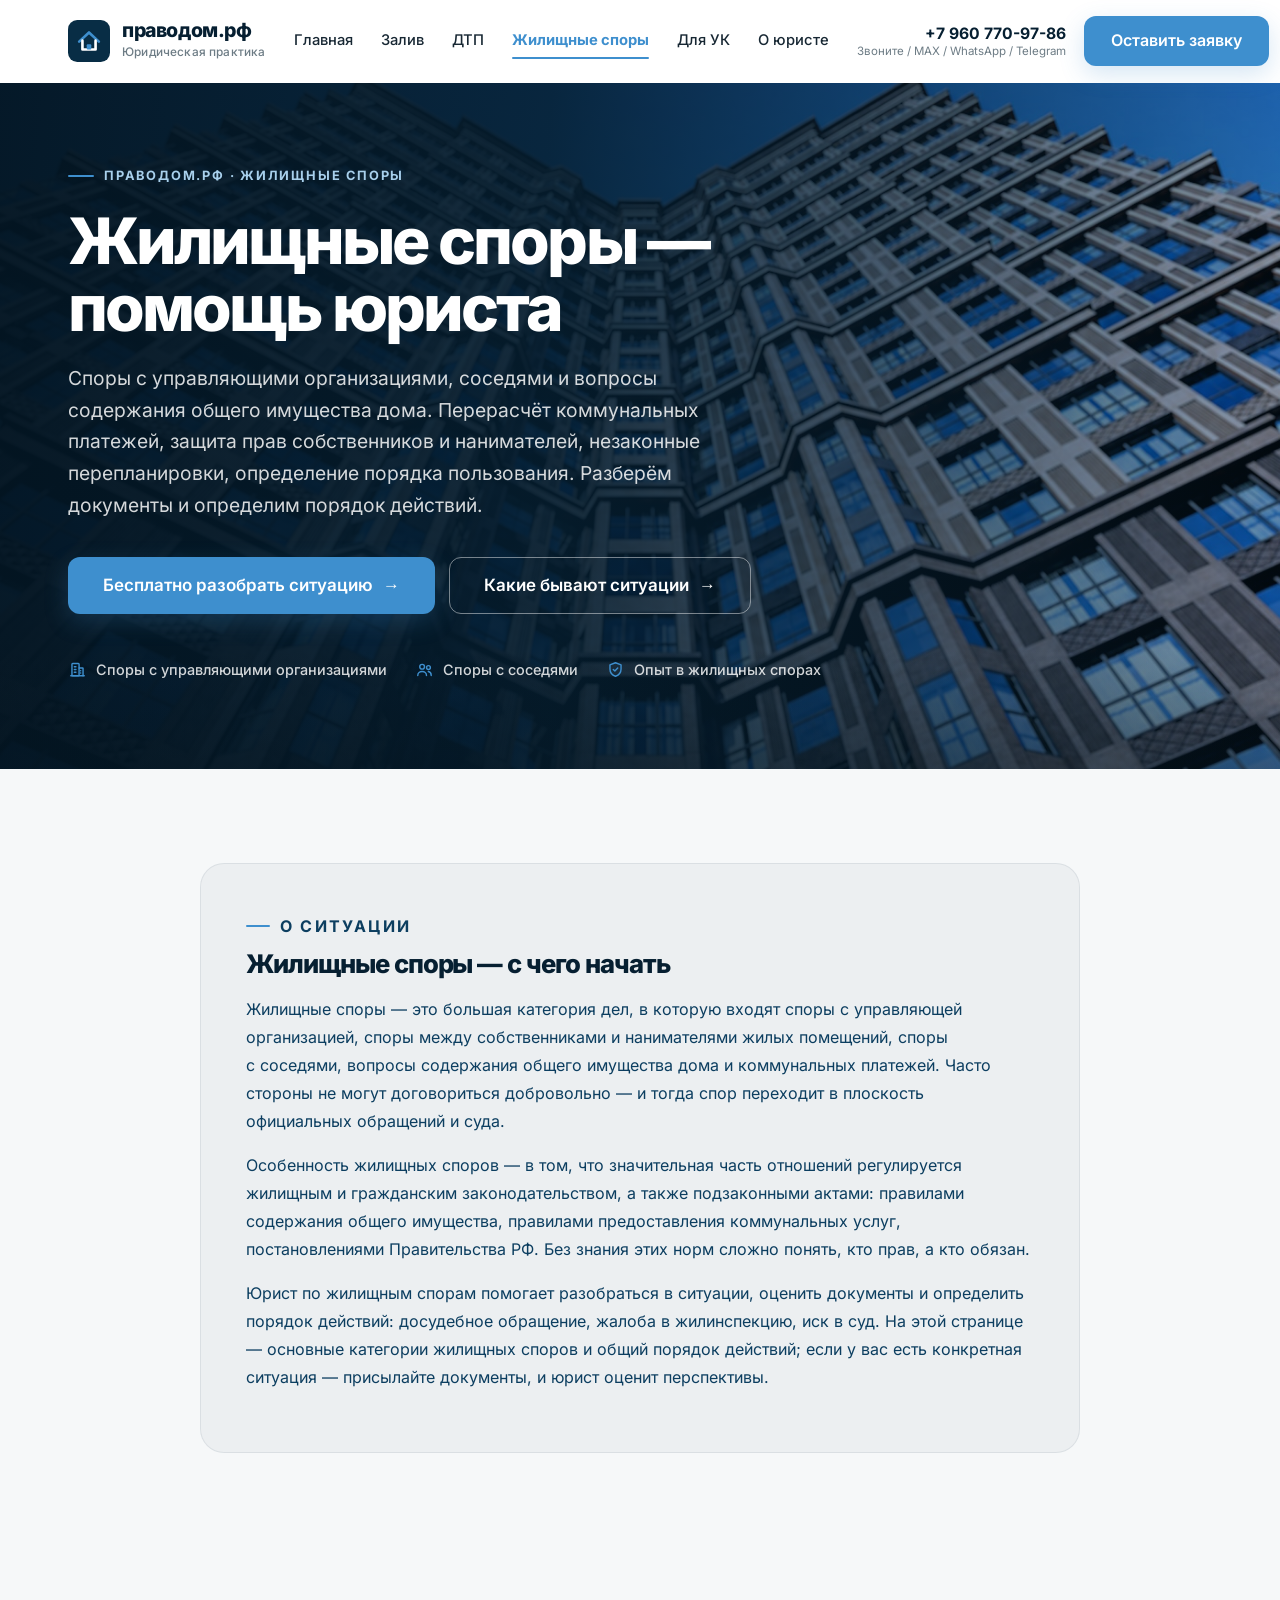
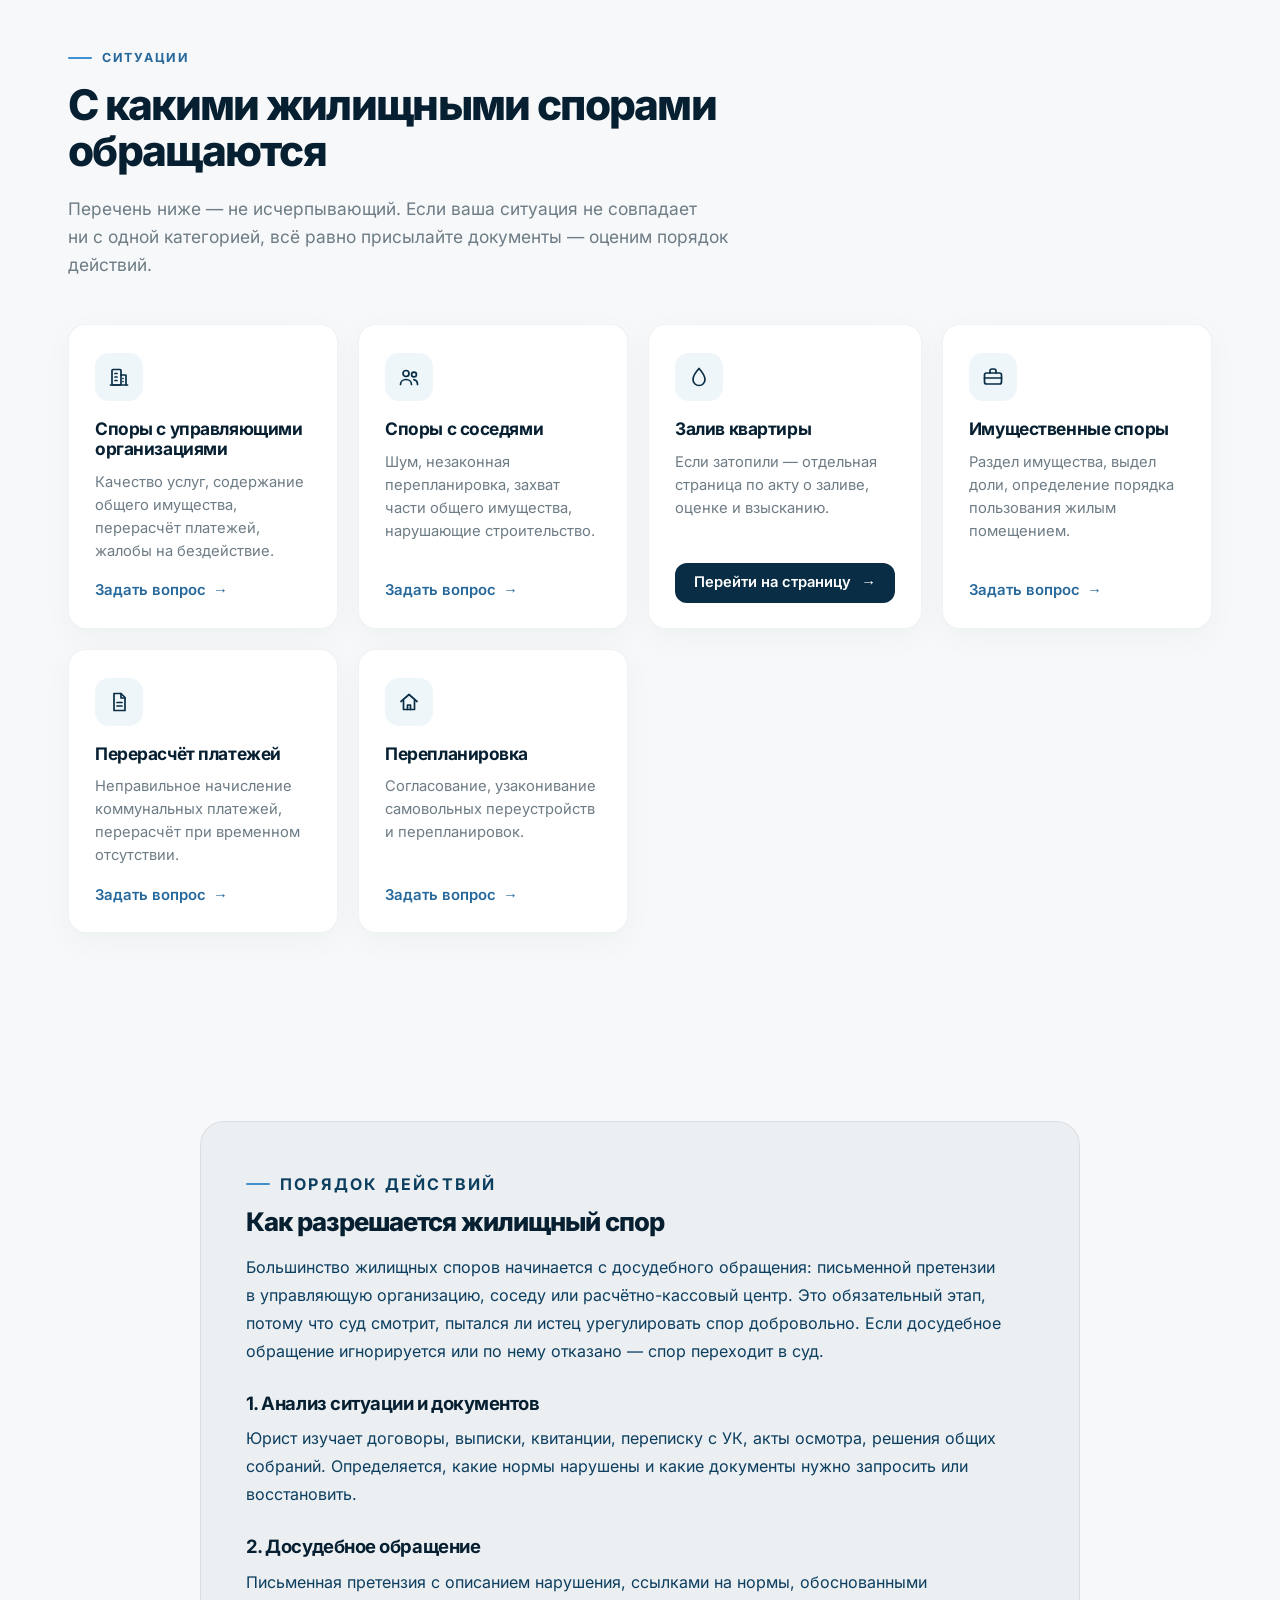
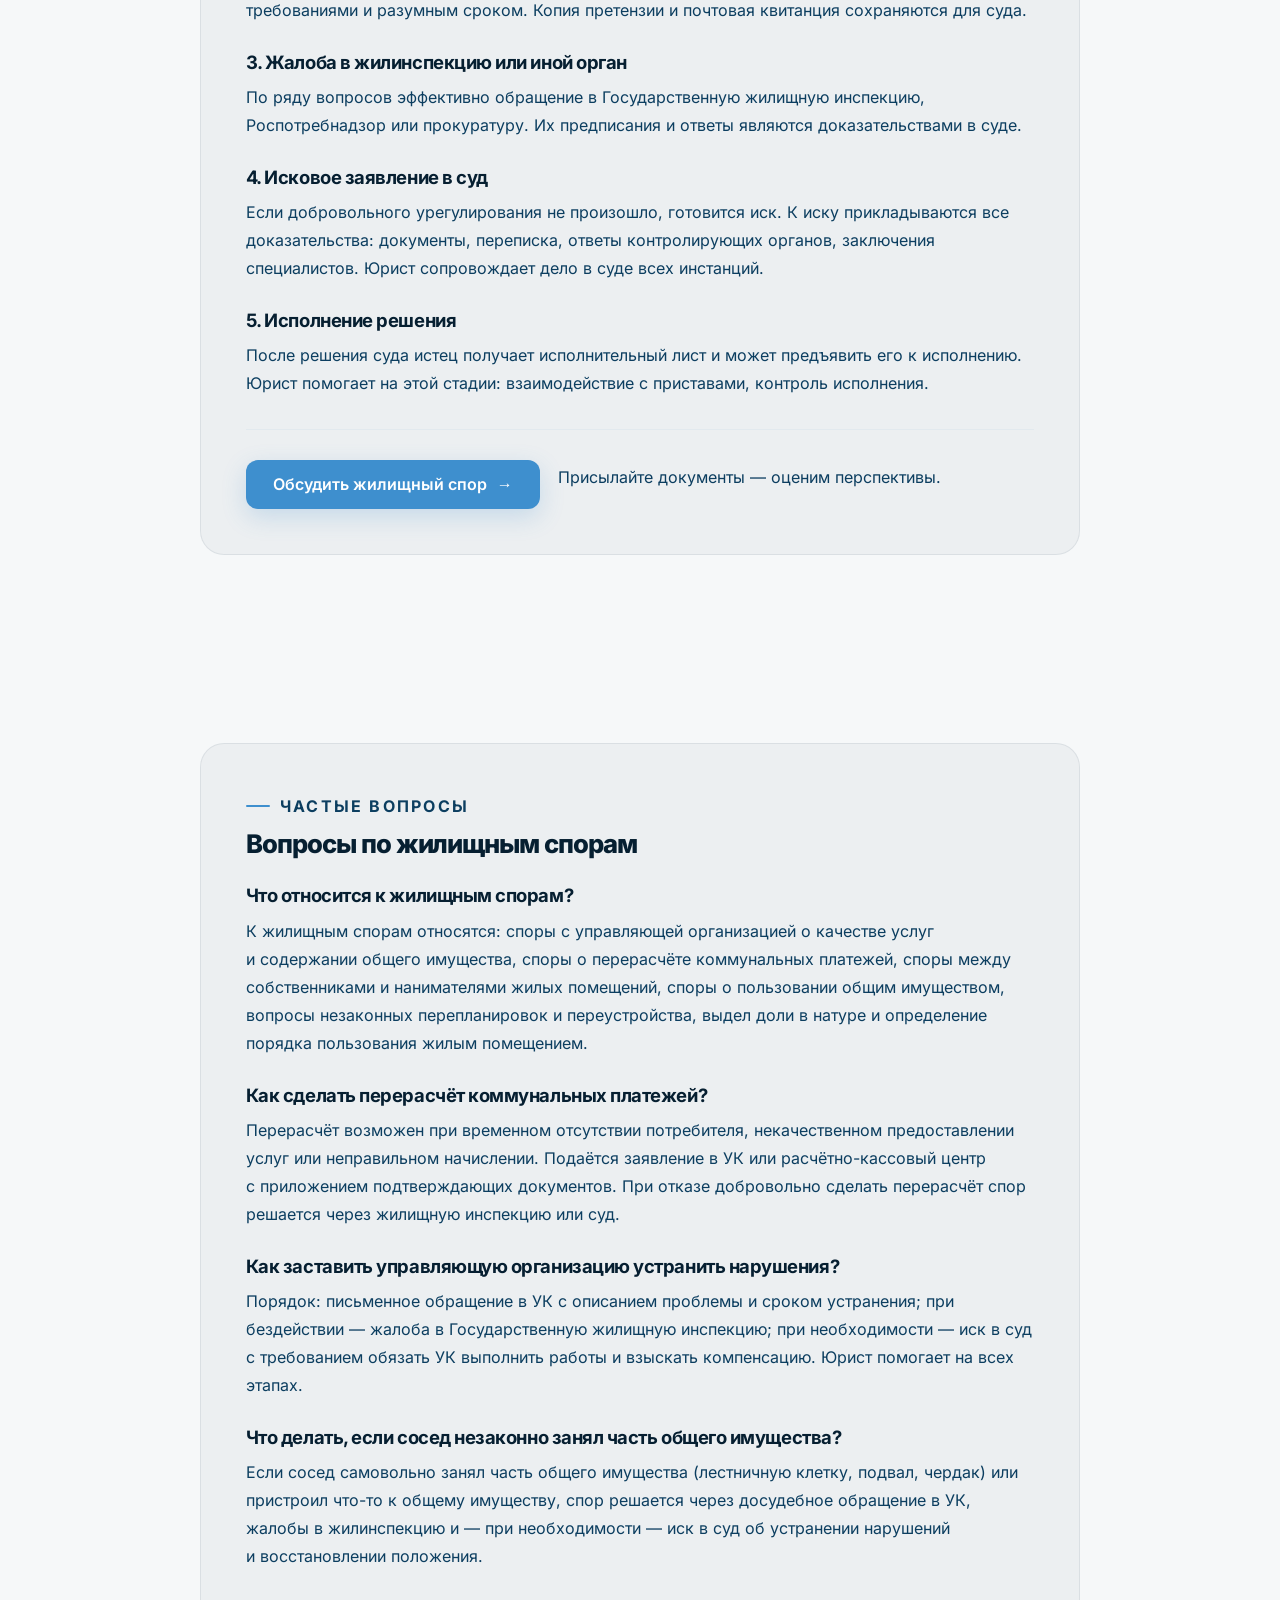
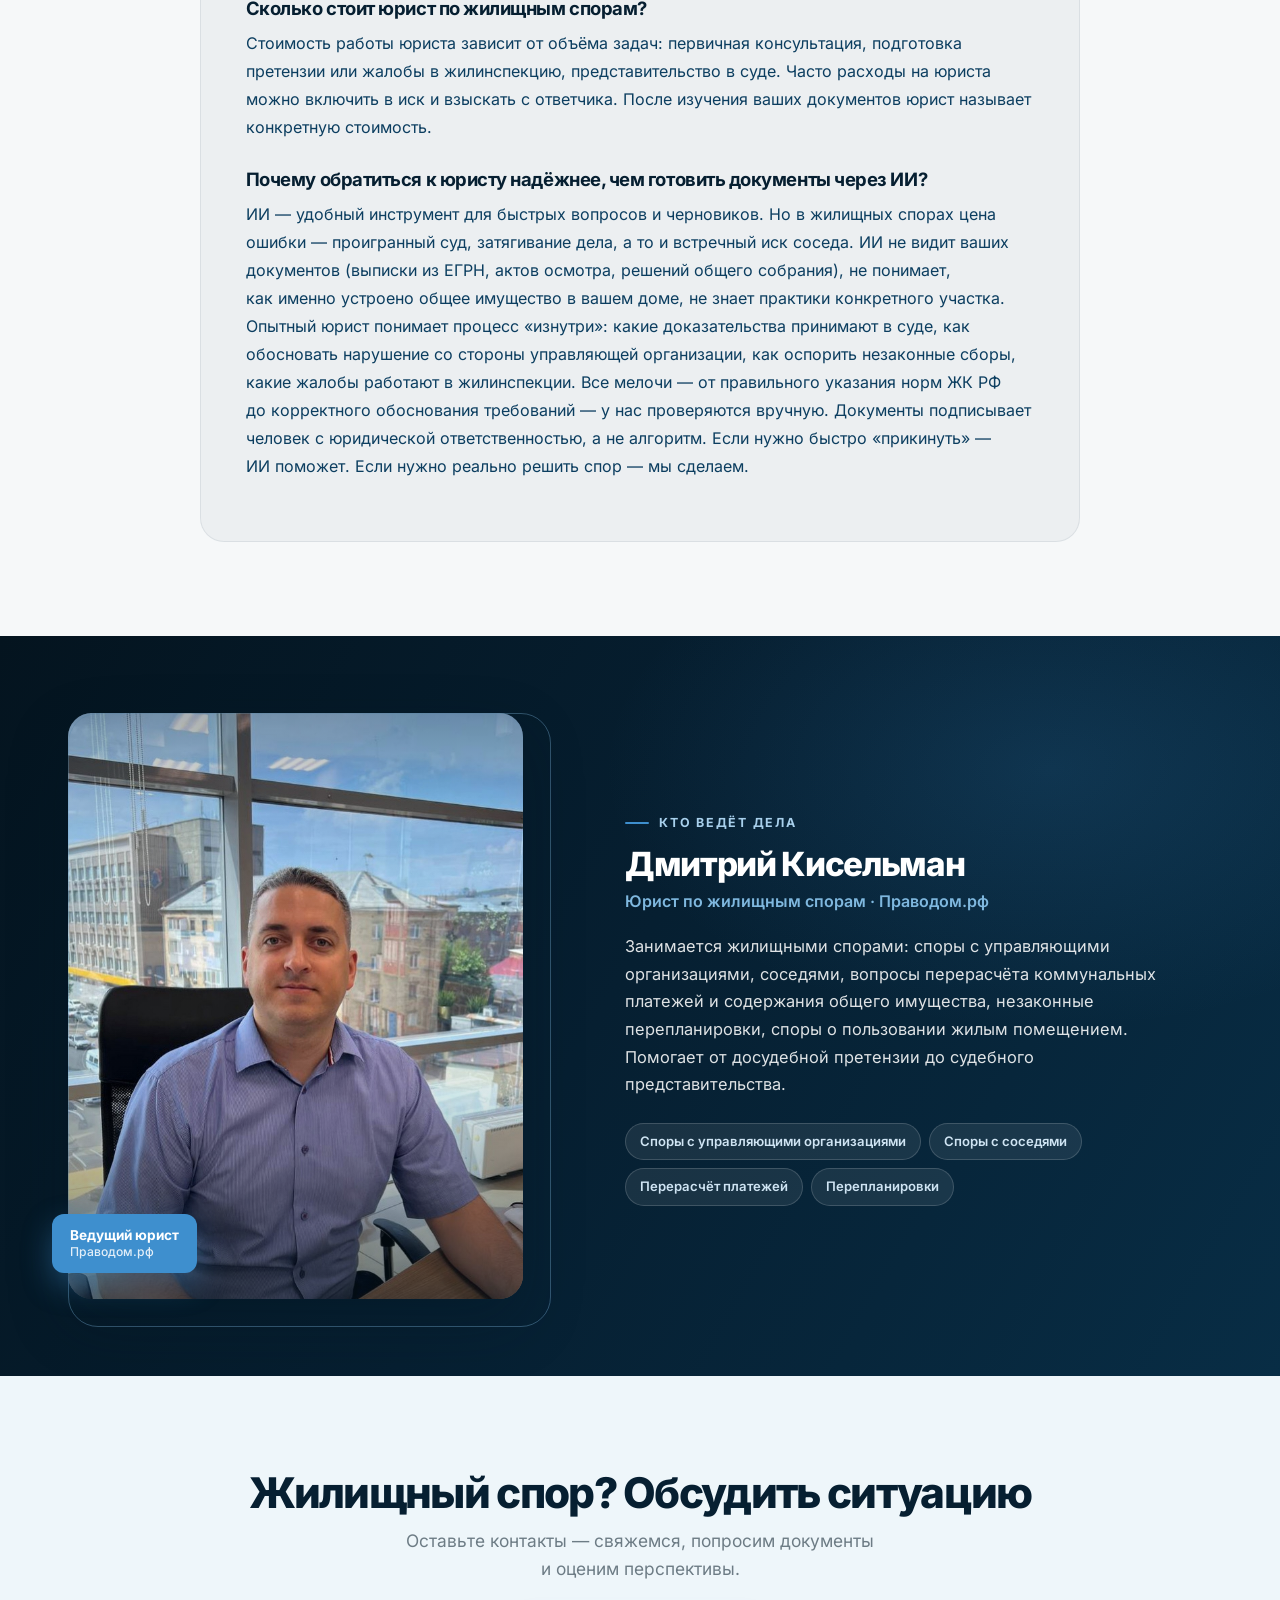
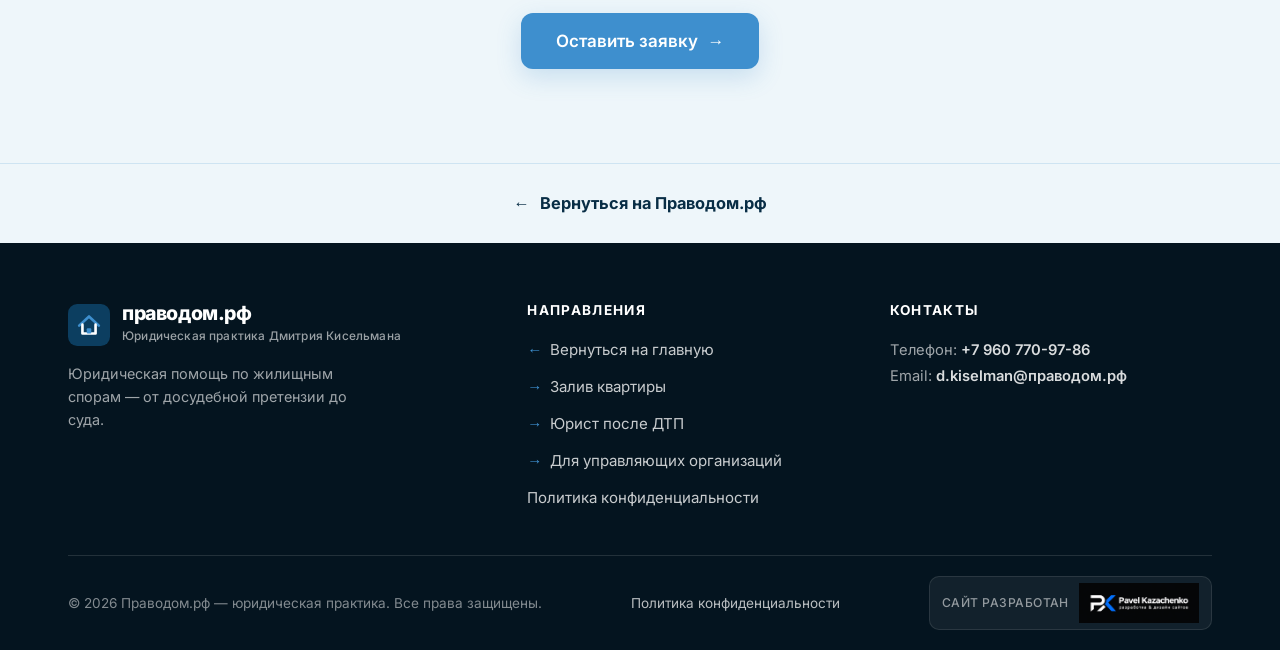
<file: zhilishchnye-spory/index.html>
<!DOCTYPE html>
<html lang="ru">
<head>
  <meta charset="UTF-8">
  <meta name="viewport" content="width=device-width, initial-scale=1.0">

  <!-- ================= SEO: базовые мета-теги ================= -->
  <title>Жилищные споры — юрист по жилищным спорам с управляющими организациями и соседями</title>
  <meta name="description" content="Жилищные споры: споры с управляющей организацией и соседями, вопросы содержания общего имущества дома, перерасчёт коммунальных платежей, защита прав собственников и нанимателей. Юрист по жилищным спорам. Бесплатная консультация по документам.">
  <meta name="keywords" content="жилищные споры, юрист по жилищным спорам, спор с управляющей организацией, спор с соседями, общее имущество дома, коммунальные платежи, перерасчёт, собственник, наниматель">
  <meta name="author" content="Дмитрий Кисельман">
  <meta name="robots" content="index, follow, max-image-preview:large, max-snippet:-1">

  <!-- ================= SEO: canonical ================= -->
  <link rel="canonical" href="https://xn--80aeg6aibci.xn--p1ai/zhilishchnye-spory/">

  <!-- ================= Open Graph ================= -->
  <meta property="og:type" content="article">
  <meta property="og:site_name" content="Праводом.рф">
  <meta property="og:locale" content="ru_RU">
  <meta property="og:url" content="https://xn--80aeg6aibci.xn--p1ai/zhilishchnye-spory/">
  <meta property="og:title" content="Жилищные споры — юрист по жилищным спорам с управляющими организациями и соседями">
  <meta property="og:description" content="Споры с управляющими организациями, соседями. Вопросы содержания общего имущества дома, перерасчёт коммунальных платежей, защита прав собственников и нанимателей.">
  <meta property="og:image" content="https://xn--80aeg6aibci.xn--p1ai/assets/img/hero.jpg">
  <meta property="og:image:alt" content="Жилищные споры — юридическая помощь Праводом.рф">

  <!-- ================= Twitter Card ================= -->
  <meta name="twitter:card" content="summary_large_image">
  <meta name="twitter:title" content="Жилищные споры — юрист по жилищным спорам">
  <meta name="twitter:description" content="Споры с управляющими организациями, соседями. Содержание общего имущества дома, перерасчёт коммунальных платежей, защита прав собственников.">
  <meta name="twitter:image" content="https://xn--80aeg6aibci.xn--p1ai/assets/img/hero.jpg">

  <!-- ================= Производительность и иконки ================= -->
  <link rel="icon" type="image/svg+xml" href="../assets/favicon.svg">
  <link rel="apple-touch-icon" href="../assets/favicon.svg">
  <link rel="preload" as="image" href="../assets/img/hero.jpg">
  <link rel="stylesheet" href="../assets/fonts/fonts.css">
  <link rel="stylesheet" href="../assets/style.css">

  <!-- ================= Структурированные данные: BreadcrumbList ================= -->
  <script type="application/ld+json">
  {
    "@context": "https://schema.org",
    "@type": "BreadcrumbList",
    "itemListElement": [
      {
        "@type": "ListItem",
        "position": 1,
        "name": "Главная",
        "item": "https://xn--80aeg6aibci.xn--p1ai/"
      },
      {
        "@type": "ListItem",
        "position": 2,
        "name": "Жилищные споры",
        "item": "https://xn--80aeg6aibci.xn--p1ai/zhilishchnye-spory/"
      }
    ]
  }
  </script>

  <!-- ================= Структурированные данные: Service ================= -->
  <script type="application/ld+json">
  {
    "@context": "https://schema.org",
    "@type": "Service",
    "name": "Юридическая помощь по жилищным спорам",
    "serviceType": "Юридическое сопровождение жилищных споров",
    "description": "Помощь юриста по жилищным спорам: споры с управляющими организациями, соседями, вопросы содержания общего имущества дома, перерасчёт коммунальных платежей, защита прав собственников и нанимателей.",
    "provider": {
      "@type": "LegalService",
      "name": "Праводом.рф",
      "url": "https://xn--80aeg6aibci.xn--p1ai/",
      "telephone": "+7-960-770-97-86",
      "email": "d.kiselman@праводом.рф",
      "founder": {
        "@type": "Person",
        "name": "Дмитрий Кисельман",
        "jobTitle": "Ведущий юрист"
      }
    },
    "areaServed": {
      "@type": "Country",
      "name": "Россия"
    },
    "url": "https://xn--80aeg6aibci.xn--p1ai/zhilishchnye-spory/"
  }
  </script>

  <!-- ================= Структурированные данные: FAQPage ================= -->
  <script type="application/ld+json">
  {
    "@context": "https://schema.org",
    "@type": "FAQPage",
    "mainEntity": [
      {
        "@type": "Question",
        "name": "Что относится к жилищным спорам?",
        "acceptedAnswer": {
          "@type": "Answer",
          "text": "К жилищным спорам относятся: споры с управляющей организацией о качестве услуг и содержании общего имущества, споры о перерасчёте коммунальных платежей, споры между собственниками и нанимателями жилых помещений, споры о пользовании общим имуществом, вопросы незаконных перепланировок и переустройства, выдел доли в натуре и определение порядка пользования жилым помещением."
        }
      },
      {
        "@type": "Question",
        "name": "Как сделать перерасчёт коммунальных платежей?",
        "acceptedAnswer": {
          "@type": "Answer",
          "text": "Перерасчёт возможен при временном отсутствии потребителя, некачественном предоставлении услуг или неправильном начислении. Подаётся заявление в УК или расчётно-кассовый центр с приложением подтверждающих документов. При отказе добровольно сделать перерасчёт спор решается через жилищную инспекцию или суд."
        }
      },
      {
        "@type": "Question",
        "name": "Как заставить управляющую организацию устранить нарушения?",
        "acceptedAnswer": {
          "@type": "Answer",
          "text": "Порядок: письменное обращение в УК с описанием проблемы и сроком устранения; при бездействии — жалоба в Государственную жилищную инспекцию; при необходимости — иск в суд с требованием обязать УК выполнить работы и взыскать компенсацию. Юрист помогает на всех этапах."
        }
      },
      {
        "@type": "Question",
        "name": "Что делать, если сосед незаконно занял часть общего имущества?",
        "acceptedAnswer": {
          "@type": "Answer",
          "text": "Если сосед самовольно занял часть общего имущества (лестничную клетку, подвал, чердак) или пристроил что-то к общему имуществу, спор решается через досудебное обращение в УК, жалобы в жилинспекцию и — при необходимости — иск в суд об устранении нарушений и восстановлении положения."
        }
      },
      {
        "@type": "Question",
        "name": "Сколько стоит юрист по жилищным спорам?",
        "acceptedAnswer": {
          "@type": "Answer",
          "text": "Стоимость работы юриста зависит от объёма задач: первичная консультация, подготовка претензии или жалобы в жилинспекцию, представительство в суде. Часто расходы на юриста можно включить в иск и взыскать с ответчика. После изучения ваших документов юрист называет конкретную стоимость."
        }
      },
      {
        "@type": "Question",
        "name": "Почему обратиться к юристу надёжнее, чем готовить документы через ИИ?",
        "acceptedAnswer": {
          "@type": "Answer",
          "text": "ИИ — это удобный инструмент для быстрых вопросов и черновиков. Но в жилищных спорах цена ошибки — проигранный суд, затягивание дела, встречный иск соседа. ИИ не видит ваших документов (выписки из ЕГРН, актов осмотра, решений общего собрания), не понимает, как именно устроено общее имущество в вашем доме, не знает практики конкретного участка. Опытный юрист понимает процесс изнутри: какие доказательства принимают в суде, как обосновать нарушение со стороны управляющей организации, как оспорить незаконные сборы, какие жалобы работают в жилинспекции. Все мелочи проверяются вручную, документы подписывает человек с юридической ответственностью."
        }
      }
    ]
  }
  </script>
  <script src="https://challenges.cloudflare.com/turnstile/v0/api.js" async defer></script>
  <!-- ================= Security Headers (через meta) ================= -->
  <meta http-equiv="Content-Security-Policy" content="default-src 'self'; script-src 'self' 'unsafe-inline' https://challenges.cloudflare.com https://www.googletagmanager.com https://mc.yandex.ru; style-src 'self' 'unsafe-inline' https://challenges.cloudflare.com; img-src 'self' data: blob: https://mc.yandex.ru https://www.google-analytics.com; font-src 'self' data:; connect-src 'self' https://pravodom-lead.paffnyters.workers.dev https://challenges.cloudflare.com https://ncuthxvxiwghjgduchhc.supabase.co https://mc.yandex.ru https://www.google-analytics.com https://www.googletagmanager.com; frame-src https://challenges.cloudflare.com; object-src 'none'; base-uri 'self'; form-action 'self'; frame-ancestors 'none';">
  <meta name="referrer" content="strict-origin-when-cross-origin">
  <meta http-equiv="X-Content-Type-Options" content="nosniff">
  <meta name="color-scheme" content="light">
  <meta name="permissions-policy" content="camera=(), microphone=(), geolocation=(), payment=(), usb=(), magnetometer=(), gyroscope=(), accelerometer=(), interest-cohort=()">

  <!-- ================= Yandex.Metrika ================= -->
  <!-- Yandex.Metrika (счётчик 112861594) -->
  <script type="text/javascript">
    (function(m,e,t,r,i,k,a){m[i]=m[i]||function(){(m[i].a=m[i].a||[]).push(arguments)};
    m[i].l=1*new Date();
    for (var j = 0; j < document.scripts.length; j++) {if (document.scripts[j].src === r) { return; }}
    k=e.createElement(t),a=e.getElementsByTagName(t)[0],k.async=1,k.src=r,a.parentNode.insertBefore(k,a)})
    (window, document, "script", "https://mc.yandex.ru/metrika/tag.js", "ym");
    ym(112861594, "init", {
      clickmap:true,
      trackLinks:true,
      accurateTrackBounce:true,
      webvisor:true
    });
  </script>
  <noscript>
    <div><img src="https://mc.yandex.ru/watch/112861594" style="position:absolute; left:-9999px;" alt="" /></div>
  </noscript>

  <!-- ================= Google Analytics 4 ================= -->
  <!-- Google Analytics 4 (G-REN6XLHVDM) -->
  <script async src="https://www.googletagmanager.com/gtag/js?id=G-REN6XLHVDM"></script>
  <script>
    window.dataLayer = window.dataLayer || [];
    function gtag(){dataLayer.push(arguments);}
    gtag('js', new Date());
    gtag('config', 'G-REN6XLHVDM', { 'anonymize_ip': true });
  </script>

</head>
<body>

<!-- ================= ШАПКА ================= -->
<header class="header" id="top">
  <div class="container header__inner">
    <a class="brand" href="/" aria-label="Праводом.рф — на главную">
      <svg class="brand__mark" viewBox="0 0 64 64" aria-hidden="true">
        <rect width="64" height="64" rx="14" fill="#082D45"/>
        <path d="M17 33 L32 19 L47 33" fill="none" stroke="#3E8FCE" stroke-width="4" stroke-linecap="round" stroke-linejoin="round"/>
        <path d="M22 31.5 V45 H42 V31.5" fill="none" stroke="#FFFFFF" stroke-width="4" stroke-linecap="round" stroke-linejoin="round"/>
        <rect x="28.5" y="37" width="7" height="8" rx="1.5" fill="#3E8FCE"/>
      </svg>
      <span>
        <span class="brand__name">праводом.рф</span>
        <span class="brand__tag">Юридическая практика</span>
      </span>
    </a>
    <nav class="nav" aria-label="Основная навигация">
      <a class="nav__link" href="/">Главная</a>
      <a class="nav__link" href="/zalyv/">Залив</a>
      <a class="nav__link" href="/dtp/">ДТП</a>
      <a class="nav__link" href="/zhilishchnye-spory/">Жилищные споры</a>
      <a class="nav__link" href="/dolgi/">Для УК</a>
      <a class="nav__link" href="#yurist">О юристе</a>
    </nav>
    <div class="header__right">
      <!-- TODO: заменить телефон-заглушку на реальный номер -->
      <a class="header__phone" href="tel:+79607709786" itemprop="telephone">
        <b>+7 960 770-97-86</b>
        <span>Звоните / MAX / WhatsApp / Telegram</span>
      </a>
      <button class="btn btn--primary" type="button" data-modal-open>Оставить заявку</button>
      <button class="nav-toggle" type="button" aria-label="Открыть меню" aria-expanded="false"><span></span></button>
    </div>
  </div>
  <div class="mobile-menu">
    <a href="/">Главная</a>
    <a href="/zalyv/">Залив квартиры</a>
    <a href="/dtp/">Юрист после ДТП</a>
    <a href="/zhilishchnye-spory/">Жилищные споры</a>
    <a href="/dolgi/">Для управляющих организаций</a>
    <a href="#yurist">О юристе</a>
    <a href="tel:+79607709786">+7 960 770-97-86</a>
    <button class="btn btn--primary" type="button" data-modal-open>Оставить заявку</button>
  </div>
</header>

<main>

  <!-- ================= HERO /ZHILISHCHNYE-SPORY/ ================= -->
  <section class="hero hero--main hero--compact">
    <div class="hero__bg" role="img" aria-label="Жилищные споры — споры с управляющими организациями, соседями"></div>
    <div class="container">
      <div class="hero__inner">
        <p class="hero__eyebrow">Праводом.рф · Жилищные споры</p>
        <h1 class="hero__title">Жилищные споры — помощь юриста</h1>
        <p class="hero__sub">Споры с&nbsp;управляющими организациями, соседями и&nbsp;вопросы содержания общего имущества дома. Перерасчёт коммунальных платежей, защита прав собственников и&nbsp;нанимателей, незаконные перепланировки, определение порядка пользования. Разберём документы и&nbsp;определим порядок действий.</p>
        <div class="hero__actions">
          <button class="btn btn--primary btn--lg" type="button" data-modal-open data-modal-source="zh-spory-hero">Бесплатно разобрать ситуацию <span class="arr">→</span></button>
          <a class="btn btn--ghost btn--lg" href="#zh-spory-situacii">Какие бывают ситуации <span class="arr">→</span></a>
        </div>
        <ul class="hero__chips">
          <li>
            <svg viewBox="0 0 24 24" fill="none" stroke="currentColor" stroke-width="1.8" stroke-linecap="round" stroke-linejoin="round" aria-hidden="true"><rect x="5" y="4.5" width="9" height="15.5" rx="1"/><path d="M14 10h4.5a.5.5 0 0 1 .5.5v9.5"/><path d="M8 8.5h2M8 12h2M8 15.5h2M16 13.5h.01M16 16.5h.01"/><path d="M3.5 20h17"/></svg>
            Споры с управляющими организациями
          </li>
          <li>
            <svg viewBox="0 0 24 24" fill="none" stroke="currentColor" stroke-width="1.8" stroke-linecap="round" stroke-linejoin="round" aria-hidden="true"><circle cx="9" cy="8.5" r="3"/><path d="M3.5 19.5c0-3 2.5-5 5.5-5s5.5 2 5.5 5"/><circle cx="17" cy="9.5" r="2.4"/><path d="M16.8 14.6c2.3.4 3.7 2.1 3.7 4.9"/></svg>
            Споры с соседями
          </li>
          <li>
            <svg viewBox="0 0 24 24" fill="none" stroke="currentColor" stroke-width="1.8" stroke-linecap="round" stroke-linejoin="round" aria-hidden="true"><path d="M12 3.5l7 2.6v5.2c0 4.6-3 7.8-7 9.2-4-1.4-7-4.6-7-9.2V6.1z"/><path d="M9.2 12l2 2 3.6-3.8"/></svg>
            Опыт в жилищных спорах
          </li>
        </ul>
      </div>
    </div>
  </section>

  <!-- ================= ВВЕДЕНИЕ ================= -->
  <section class="section" id="zh-spory-intro">
    <div class="container">
      <div class="lp-article reveal">
        <p class="eyebrow">О ситуации</p>
        <h2>Жилищные споры — с&nbsp;чего начать</h2>
        <p>Жилищные споры — это большая категория дел, в&nbsp;которую входят споры с&nbsp;управляющей организацией, споры между собственниками и&nbsp;нанимателями жилых помещений, споры с&nbsp;соседями, вопросы содержания общего имущества дома и&nbsp;коммунальных платежей. Часто стороны не&nbsp;могут договориться добровольно — и&nbsp;тогда спор переходит в&nbsp;плоскость официальных обращений и&nbsp;суда.</p>
        <p>Особенность жилищных споров — в&nbsp;том, что значительная часть отношений регулируется жилищным и&nbsp;гражданским законодательством, а&nbsp;также подзаконными актами: правилами содержания общего имущества, правилами предоставления коммунальных услуг, постановлениями Правительства РФ. Без знания этих норм сложно понять, кто прав, а&nbsp;кто обязан.</p>
        <p>Юрист по&nbsp;жилищным спорам помогает разобраться в&nbsp;ситуации, оценить документы и&nbsp;определить порядок действий: досудебное обращение, жалоба в&nbsp;жилинспекцию, иск в&nbsp;суд. На&nbsp;этой странице — основные категории жилищных споров и&nbsp;общий порядок действий; если у&nbsp;вас есть конкретная ситуация — присылайте документы, и&nbsp;юрист оценит перспективы.</p>
      </div>
    </div>
  </section>

  <!-- ================= КАТЕГОРИИ ЖИЛИЩНЫХ СПОРОВ ================= -->
  <section class="section section--tint" id="zh-spory-situacii">
    <div class="container">
      <div class="sec-head reveal">
        <p class="eyebrow">Ситуации</p>
        <h2>С&nbsp;какими жилищными спорами обращаются</h2>
        <p class="sec-lead">Перечень ниже — не&nbsp;исчерпывающий. Если ваша ситуация не&nbsp;совпадает ни&nbsp;с&nbsp;одной категорией, всё равно присылайте документы — оценим порядок действий.</p>
      </div>
      <div class="cards">

        <article class="card reveal">
          <div class="card__icon">
            <svg viewBox="0 0 24 24" fill="none" stroke="currentColor" stroke-width="1.7" stroke-linecap="round" stroke-linejoin="round" aria-hidden="true"><rect x="5" y="4.5" width="9" height="15.5" rx="1"/><path d="M14 10h4.5a.5.5 0 0 1 .5.5v9.5"/><path d="M8 8.5h2M8 12h2M8 15.5h2M16 13.5h.01M16 16.5h.01"/><path d="M3.5 20h17"/></svg>
          </div>
          <h3 class="card__title">Споры с&nbsp;управляющими организациями</h3>
          <p class="card__text">Качество услуг, содержание общего имущества, перерасчёт платежей, жалобы на&nbsp;бездействие.</p>
          <a class="card__link" href="#zayavka" data-modal-open data-modal-source="zh-spory-uk">Задать вопрос <span class="arr">→</span></a>
        </article>

        <article class="card reveal">
          <div class="card__icon">
            <svg viewBox="0 0 24 24" fill="none" stroke="currentColor" stroke-width="1.7" stroke-linecap="round" stroke-linejoin="round" aria-hidden="true"><circle cx="9" cy="8.5" r="3"/><path d="M3.5 19.5c0-3 2.5-5 5.5-5s5.5 2 5.5 5"/><circle cx="17" cy="9.5" r="2.4"/><path d="M16.8 14.6c2.3.4 3.7 2.1 3.7 4.9"/></svg>
          </div>
          <h3 class="card__title">Споры с&nbsp;соседями</h3>
          <p class="card__text">Шум, незаконная перепланировка, захват части общего имущества, нарушающие строительство.</p>
          <a class="card__link" href="#zayavka" data-modal-open data-modal-source="zh-spory-neighbours">Задать вопрос <span class="arr">→</span></a>
        </article>

        <article class="card reveal">
          <div class="card__icon">
            <svg viewBox="0 0 24 24" fill="none" stroke="currentColor" stroke-width="1.7" stroke-linecap="round" stroke-linejoin="round" aria-hidden="true"><path d="M12 3.5s6 6.6 6 11a6 6 0 0 1-12 0c0-4.4 6-11 6-11z"/></svg>
          </div>
          <h3 class="card__title">Залив квартиры</h3>
          <p class="card__text">Если затопили — отдельная страница по&nbsp;акту о&nbsp;заливе, оценке и&nbsp;взысканию.</p>
          <a class="btn btn--dark btn--sm card__btn" href="../zalyv/">Перейти на страницу <span class="arr">→</span></a>
        </article>

        <article class="card reveal">
          <div class="card__icon">
            <svg viewBox="0 0 24 24" fill="none" stroke="currentColor" stroke-width="1.7" stroke-linecap="round" stroke-linejoin="round" aria-hidden="true"><rect x="3.5" y="8" width="17" height="11" rx="2"/><path d="M9 8V6a2 2 0 0 1 2-2h2a2 2 0 0 1 2 2v2"/><path d="M3.5 13h17"/></svg>
          </div>
          <h3 class="card__title">Имущественные споры</h3>
          <p class="card__text">Раздел имущества, выдел доли, определение порядка пользования жилым помещением.</p>
          <a class="card__link" href="#zayavka" data-modal-open data-modal-source="zh-spory-imushchestvo">Задать вопрос <span class="arr">→</span></a>
        </article>

        <article class="card reveal">
          <div class="card__icon">
            <svg viewBox="0 0 24 24" fill="none" stroke="currentColor" stroke-width="1.7" stroke-linecap="round" stroke-linejoin="round" aria-hidden="true"><path d="M7 3.5h7l4 4v13H7z"/><path d="M14 3.5V8h4"/><path d="M10 12.5h5M10 16h5"/></svg>
          </div>
          <h3 class="card__title">Перерасчёт платежей</h3>
          <p class="card__text">Неправильное начисление коммунальных платежей, перерасчёт при временном отсутствии.</p>
          <a class="card__link" href="#zayavka" data-modal-open data-modal-source="zh-spory-pereraschet">Задать вопрос <span class="arr">→</span></a>
        </article>

        <article class="card reveal">
          <div class="card__icon">
            <svg viewBox="0 0 24 24" fill="none" stroke="currentColor" stroke-width="1.7" stroke-linecap="round" stroke-linejoin="round" aria-hidden="true"><path d="M4 11.5 12 4.5l8 7"/><path d="M6.5 10.5v9h11v-9"/><path d="M10.5 19.5v-4.5h3v4.5"/></svg>
          </div>
          <h3 class="card__title">Перепланировка</h3>
          <p class="card__text">Согласование, узаконивание самовольных переустройств и&nbsp;перепланировок.</p>
          <a class="card__link" href="#zayavka" data-modal-open data-modal-source="zh-spory-pereplanirovka">Задать вопрос <span class="arr">→</span></a>
        </article>

      </div>
    </div>
  </section>

  <!-- ================= ПОРЯДОК ДЕЙСТВИЙ ================= -->
  <section class="section" id="zh-spory-poryadok">
    <div class="container">
      <div class="lp-article reveal">
        <p class="eyebrow">Порядок действий</p>
        <h2>Как разрешается жилищный спор</h2>
        <p>Большинство жилищных споров начинается с&nbsp;досудебного обращения: письменной претензии в&nbsp;управляющую организацию, соседу или расчётно-кассовый центр. Это обязательный этап, потому что суд смотрит, пытался&nbsp;ли истец урегулировать спор добровольно. Если досудебное обращение игнорируется или по&nbsp;нему отказано — спор переходит в&nbsp;суд.</p>

        <h3>1. Анализ ситуации и&nbsp;документов</h3>
        <p>Юрист изучает договоры, выписки, квитанции, переписку с&nbsp;УК, акты осмотра, решения общих собраний. Определяется, какие нормы нарушены и&nbsp;какие документы нужно запросить или восстановить.</p>

        <h3>2. Досудебное обращение</h3>
        <p>Письменная претензия с&nbsp;описанием нарушения, ссылками на&nbsp;нормы, обоснованными требованиями и&nbsp;разумным сроком. Копия претензии и&nbsp;почтовая квитанция сохраняются для суда.</p>

        <h3>3. Жалоба в&nbsp;жилинспекцию или иной орган</h3>
        <p>По&nbsp;ряду вопросов эффективно обращение в&nbsp;Государственную жилищную инспекцию, Роспотребнадзор или прокуратуру. Их&nbsp;предписания и&nbsp;ответы являются доказательствами в&nbsp;суде.</p>

        <h3>4. Исковое заявление в&nbsp;суд</h3>
        <p>Если добровольного урегулирования не&nbsp;произошло, готовится иск. К&nbsp;иску прикладываются все доказательства: документы, переписка, ответы контролирующих органов, заключения специалистов. Юрист сопровождает дело в&nbsp;суде всех инстанций.</p>

        <h3>5. Исполнение решения</h3>
        <p>После решения суда истец получает исполнительный лист и&nbsp;может предъявить его к&nbsp;исполнению. Юрист помогает на&nbsp;этой стадии: взаимодействие с&nbsp;приставами, контроль исполнения.</p>

        <div class="guide__cta">
          <button class="btn btn--primary" type="button" data-modal-open data-modal-source="zh-spory-poryadok">Обсудить жилищный спор <span class="arr">→</span></button>
          <p>Присылайте документы — оценим перспективы.</p>
        </div>
      </div>
    </div>
  </section>

  <!-- ================= ЧАСТЫЕ ВОПРОСЫ ================= -->
  <section class="section section--tint" id="zh-spory-faq">
    <div class="container">
      <div class="lp-article reveal">
        <p class="eyebrow">Частые вопросы</p>
        <h2>Вопросы по&nbsp;жилищным спорам</h2>

        <h3>Что относится к&nbsp;жилищным спорам?</h3>
        <p>К&nbsp;жилищным спорам относятся: споры с&nbsp;управляющей организацией о&nbsp;качестве услуг и&nbsp;содержании общего имущества, споры о&nbsp;перерасчёте коммунальных платежей, споры между собственниками и&nbsp;нанимателями жилых помещений, споры о&nbsp;пользовании общим имуществом, вопросы незаконных перепланировок и&nbsp;переустройства, выдел доли в&nbsp;натуре и&nbsp;определение порядка пользования жилым помещением.</p>

        <h3>Как сделать перерасчёт коммунальных платежей?</h3>
        <p>Перерасчёт возможен при временном отсутствии потребителя, некачественном предоставлении услуг или неправильном начислении. Подаётся заявление в&nbsp;УК или расчётно-кассовый центр с&nbsp;приложением подтверждающих документов. При отказе добровольно сделать перерасчёт спор решается через жилищную инспекцию или суд.</p>

        <h3>Как заставить управляющую организацию устранить нарушения?</h3>
        <p>Порядок: письменное обращение в&nbsp;УК с&nbsp;описанием проблемы и&nbsp;сроком устранения; при бездействии — жалоба в&nbsp;Государственную жилищную инспекцию; при необходимости — иск в&nbsp;суд с&nbsp;требованием обязать УК выполнить работы и&nbsp;взыскать компенсацию. Юрист помогает на&nbsp;всех этапах.</p>

        <h3>Что делать, если сосед незаконно занял часть общего имущества?</h3>
        <p>Если сосед самовольно занял часть общего имущества (лестничную клетку, подвал, чердак) или пристроил что-то к&nbsp;общему имуществу, спор решается через досудебное обращение в&nbsp;УК, жалобы в&nbsp;жилинспекцию и&nbsp;— при необходимости — иск в&nbsp;суд об&nbsp;устранении нарушений и&nbsp;восстановлении положения.</p>

        <h3>Сколько стоит юрист по&nbsp;жилищным спорам?</h3>
        <p>Стоимость работы юриста зависит от&nbsp;объёма задач: первичная консультация, подготовка претензии или жалобы в&nbsp;жилинспекцию, представительство в&nbsp;суде. Часто расходы на&nbsp;юриста можно включить в&nbsp;иск и&nbsp;взыскать с&nbsp;ответчика. После изучения ваших документов юрист называет конкретную стоимость.</p>

        <h3>Почему обратиться к&nbsp;юристу надёжнее, чем готовить документы через ИИ?</h3>
        <p>ИИ&nbsp;— удобный инструмент для&nbsp;быстрых вопросов и&nbsp;черновиков. Но&nbsp;в&nbsp;жилищных спорах цена ошибки — проигранный суд, затягивание дела, а&nbsp;то&nbsp;и&nbsp;встречный иск соседа. ИИ&nbsp;не&nbsp;видит ваших документов (выписки из&nbsp;ЕГРН, актов осмотра, решений общего собрания), не&nbsp;понимает, как&nbsp;именно устроено общее имущество в&nbsp;вашем доме, не&nbsp;знает практики конкретного участка. Опытный юрист понимает процесс «изнутри»: какие доказательства принимают в&nbsp;суде, как обосновать нарушение со&nbsp;стороны управляющей организации, как оспорить незаконные сборы, какие жалобы работают в&nbsp;жилинспекции. Все мелочи — от&nbsp;правильного указания норм ЖК&nbsp;РФ до&nbsp;корректного обоснования требований — у&nbsp;нас&nbsp;проверяются вручную. Документы подписывает человек с&nbsp;юридической ответственностью, а&nbsp;не&nbsp;алгоритм. Если нужно быстро «прикинуть» — ИИ&nbsp;поможет. Если нужно реально решить спор — мы&nbsp;сделаем.</p>
      </div>
    </div>
  </section>

  <!-- ================= ЮРИСТ ================= -->
  <section class="lawyer" id="yurist">
    <div class="container">
      <div class="lawyer__grid">
        <div class="lawyer__photo-wrap reveal">
          <img class="lawyer__photo" src="../assets/dmitry.jpg" alt="Дмитрий Кисельман — юрист по жилищным спорам, ведущий юрист Праводом.рф" loading="lazy" width="460" height="575">
          <div class="lawyer__badge">Ведущий юрист<small>Праводом.рф</small></div>
        </div>
        <div class="reveal">
          <p class="eyebrow">Кто ведёт дела</p>
          <h2 class="lawyer__name">Дмитрий Кисельман</h2>
          <p class="lawyer__role">Юрист по&nbsp;жилищным спорам · Праводом.рф</p>
          <p class="lawyer__text">Занимается жилищными спорами: споры с&nbsp;управляющими организациями, соседями, вопросы перерасчёта коммунальных платежей и&nbsp;содержания общего имущества, незаконные перепланировки, споры о&nbsp;пользовании жилым помещением. Помогает от&nbsp;досудебной претензии до&nbsp;судебного представительства.</p>
          <ul class="lawyer__tags">
            <li>Споры с управляющими организациями</li>
            <li>Споры с соседями</li>
            <li>Перерасчёт платежей</li>
            <li>Перепланировки</li>
          </ul>
        </div>
      </div>
    </div>
  </section>

  <!-- ================= ФИНАЛЬНЫЙ CTA ================= -->
  <section class="section section--blue">
    <div class="container cta-final reveal">
      <h2>Жилищный спор? Обсудить ситуацию</h2>
      <p class="sec-lead">Оставьте контакты — свяжемся, попросим документы и&nbsp;оценим перспективы.</p>
      <button class="btn btn--primary btn--lg" type="button" data-modal-open data-modal-source="zh-spory-final">Оставить заявку <span class="arr">→</span></button>
    </div>
  </section>

</main>

<!-- ================= ССЫЛКА НАЗАД ================= -->
<div class="backstrip">
  <div class="container">
    <a href="/"><span class="arr">←</span> Вернуться на Праводом.рф</a>
  </div>
</div>

<!-- ================= ФУТЕР ================= -->
<footer class="footer">
  <div class="container">
    <div class="footer__grid">
      <div>
        <a class="brand" href="/" aria-label="Праводом.рф — на главную">
          <svg class="brand__mark" viewBox="0 0 64 64" aria-hidden="true">
            <rect width="64" height="64" rx="14" fill="#0C3E60"/>
            <path d="M17 33 L32 19 L47 33" fill="none" stroke="#3E8FCE" stroke-width="4" stroke-linecap="round" stroke-linejoin="round"/>
            <path d="M22 31.5 V45 H42 V31.5" fill="none" stroke="#FFFFFF" stroke-width="4" stroke-linecap="round" stroke-linejoin="round"/>
            <rect x="28.5" y="37" width="7" height="8" rx="1.5" fill="#3E8FCE"/>
          </svg>
          <span>
            <span class="brand__name">праводом.рф</span>
            <span class="brand__tag">Юридическая практика Дмитрия Кисельмана</span>
          </span>
        </a>
        <p class="footer__desc">Юридическая помощь по жилищным спорам — от досудебной претензии до суда.</p>
      </div>
      <div>
        <h3 class="footer__title">Направления</h3>
        <ul class="footer__links">
          <li><a href="/"><span class="arr">←</span> Вернуться на главную</a></li>
          <li><a href="../zalyv/"><span class="arr">→</span> Залив квартиры</a></li>
          <li><a href="../dtp/"><span class="arr">→</span> Юрист после ДТП</a></li>
          <li><a href="../dolgi/"><span class="arr">→</span> Для управляющих организаций</a></li>
          <li><a href="../privacy.html">Политика конфиденциальности</a></li>
        </ul>
      </div>
      <div>
        <h3 class="footer__title">Контакты</h3>
        <!-- TODO: добавить реальные контакты и реквизиты, когда они будут готовы -->
        <p class="footer__contacts">
          Телефон: <b>+7 960 770-97-86</b><br>
          Email: <b>d.kiselman@праводом.рф</b>
        </p>
      </div>
    </div>
    <div class="footer__bottom">
      <span>© 2026 Праводом.рф — юридическая практика. Все права защищены.</span><a href="../privacy.html">Политика конфиденциальности</a>      <div class="footer__dev">
        <span class="footer__dev-label">Сайт разработан</span>
        <a class="footer__dev-link" href="mailto:paffnytersk@gmail.com" title="Заказать такой сайт">
          <img class="footer__dev-logo" src="../assets/pk-logo.png" alt="PK — разработка сайтов" loading="lazy" width="60" height="30">
        </a>
      </div>
    </div>
  </div>
</footer>

<!-- ================= МОДАЛЬНОЕ ОКНО ЗАЯВКИ ================= -->
<div class="modal" id="zayavka" role="dialog" aria-modal="true" aria-labelledby="zayavka-title" hidden>
  <div class="modal__card" data-modal-card>
    <button class="modal__close" type="button" data-modal-close aria-label="Закрыть окно">×</button>

    <div data-form-wrap>
      <h3 class="modal__title" id="zayavka-title">Оставить заявку</h3>
      <p class="modal__sub">Оставьте контакты — свяжемся и уточним ситуацию.</p>

      <form class="form" id="lead-form" novalidate>
        <div class="hp" aria-hidden="true">
          <label>Сайт (не заполнять)<input type="text" name="website" tabindex="-1" autocomplete="off"></label>
        </div>

        <div class="field">
          <label for="f-name">Как к вам обращаться? <span class="req">*</span></label>
          <input type="text" id="f-name" name="name" placeholder="Имя" autocomplete="name" required>
          <small class="field__err">Укажите, как к вам обращаться</small>
        </div>

        <div class="field">
          <label for="f-phone">Номер телефона <span class="req">*</span></label>
          <input type="tel" id="f-phone" name="phone" placeholder="+7 (___) ___-__-__" inputmode="tel" autocomplete="tel" required>
          <small class="field__err">Укажите корректный номер телефона</small>
        </div>

        <div class="field">
          <label for="f-email">Email <span style="color:var(--muted);font-weight:500">(необязательно)</span></label>
          <input type="email" id="f-email" name="email" placeholder="mail@example.ru" autocomplete="email">
          <small class="field__err">Проверьте адрес электронной почты</small>
        </div>
        <div class="field">
          <label for="f-service">Вид услуги <span class="req">*</span></label>
          <select id="f-service" name="service_type" required>
            <option value="">— выберите —</option>
            <option value="dolgi">Взыскание задолженности (для управляющих организаций)</option>
            <option value="zalyv">Залив квартиры</option>
            <option value="dtp">ДТП</option>
            <option value="zhilishchnye-spory" selected>Жилищные споры</option>
            <option value="other">Другое / не уверен</option>
          </select>
          <small class="field__err">Укажите вид услуги</small>
        </div>

        <div class="field">
          <label for="f-comment">Комментарий <span style="color:var(--muted);font-weight:500">(необязательно)</span></label>
          <textarea id="f-comment" name="comment" placeholder="Кратко опишите ситуацию" rows="3"></textarea>
        </div>


        <label class="consent">
          <input type="checkbox" id="f-consent" name="consent" required>
          <span class="box"><svg viewBox="0 0 24 24" fill="none" stroke="currentColor" stroke-width="3" stroke-linecap="round" stroke-linejoin="round" aria-hidden="true"><path d="M4.5 12.5l4.5 4.5L19.5 7"/></svg></span>
          <span class="consent__text">Соглашаюсь на обработку персональных данных в&nbsp;соответствии с&nbsp;<a href="../privacy.html" target="_blank" rel="noopener">политикой конфиденциальности</a>.</span>
        </label>
        <!-- Cloudflare Turnstile: анти-бот/анти-DDoS проверка -->
        <div class="cf-turnstile" data-sitekey="0x4AAAAAAE9_oedsHKGV35CN" data-theme="light"></div>

        <button class="btn btn--primary form__submit" type="submit" disabled>Отправить заявку</button>
        <p class="form__note">Нажимая «Отправить заявку», вы соглашаетесь на обработку персональных данных.</p>
      </form>
    </div>

    <div class="form-success" data-success hidden>
      <div class="form-success__icon">
        <svg viewBox="0 0 24 24" fill="none" stroke="currentColor" stroke-width="2.2" stroke-linecap="round" stroke-linejoin="round" aria-hidden="true"><path d="M4.5 12.5l4.5 4.5L19.5 7"/></svg>
      </div>
      <h3>Заявка отправлена</h3>
      <p>Мы свяжемся с вами и уточним ситуацию. Обычно отвечаем в течение рабочего дня.</p>
      <button class="btn btn--outline" type="button" data-modal-close>Хорошо</button>
    </div>
  </div>
</div>

<script src="../assets/main.js" defer></script>
</body>
</html>
</file>
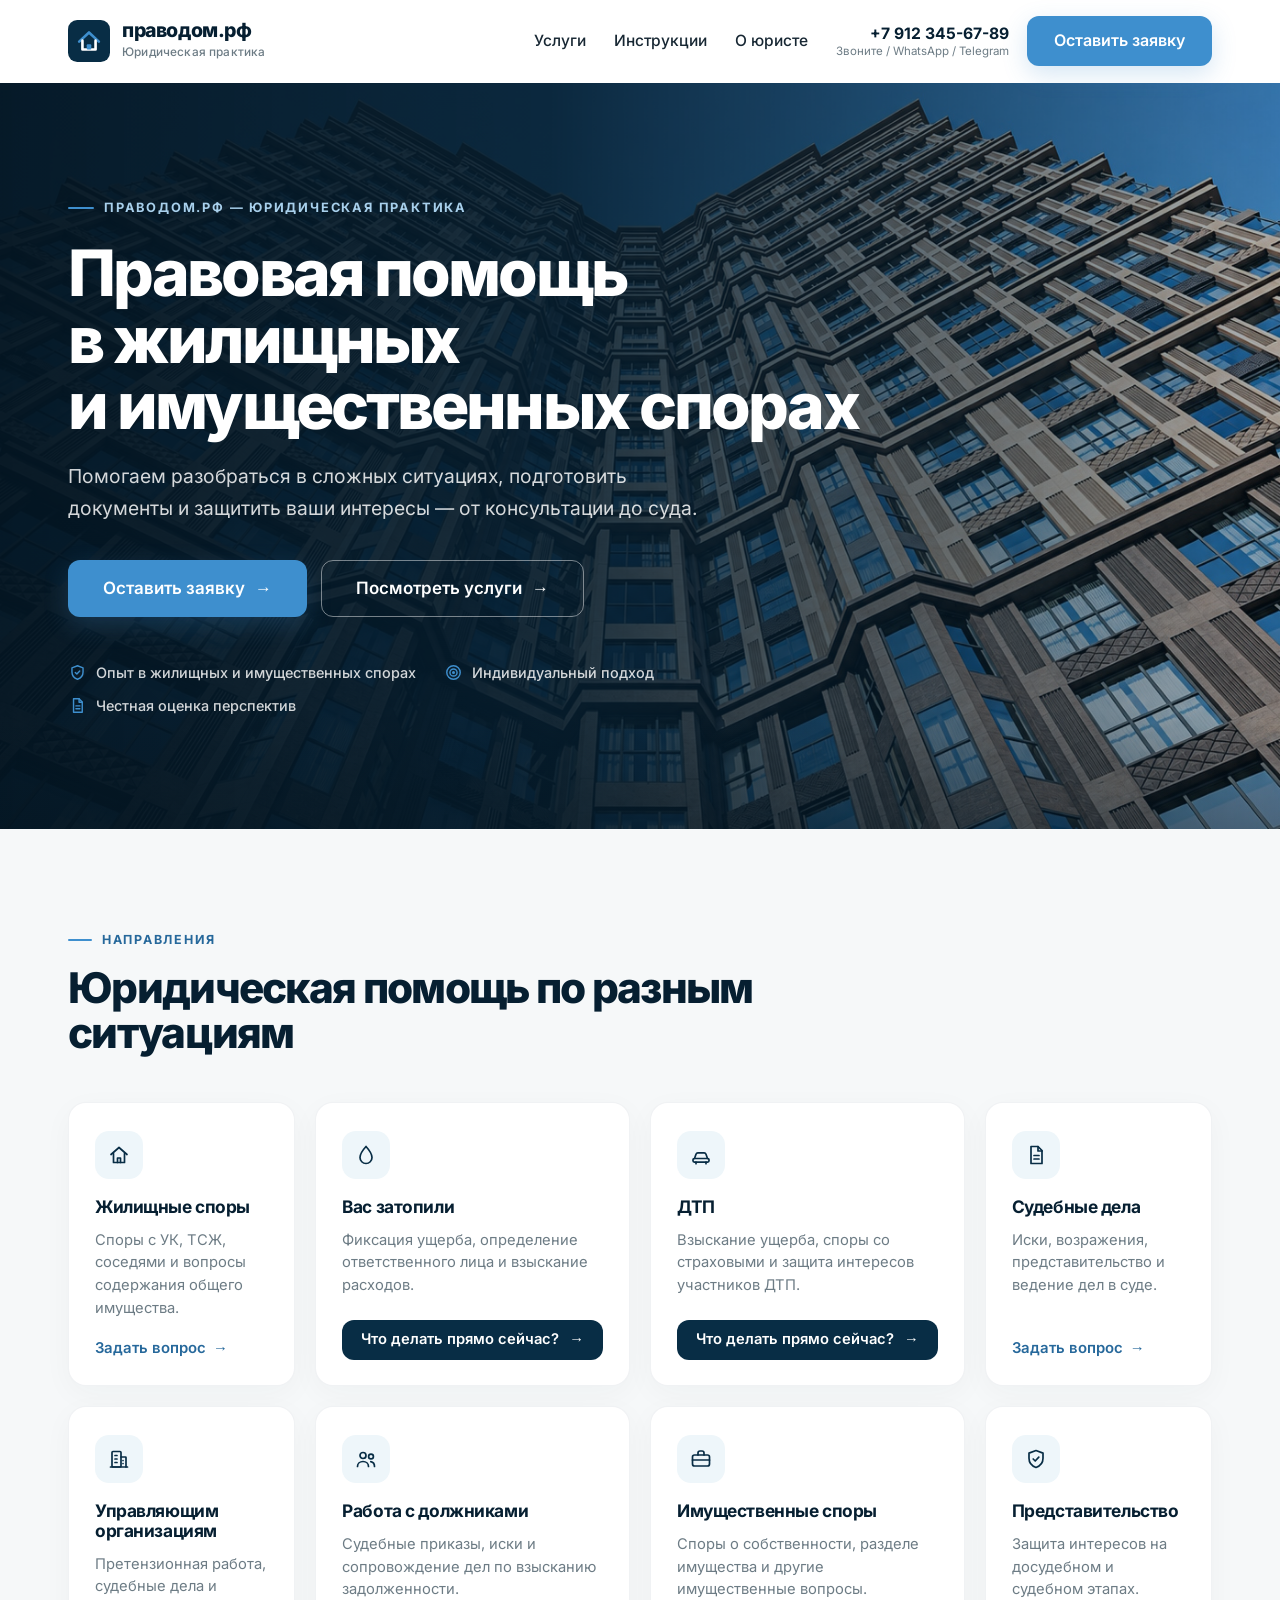
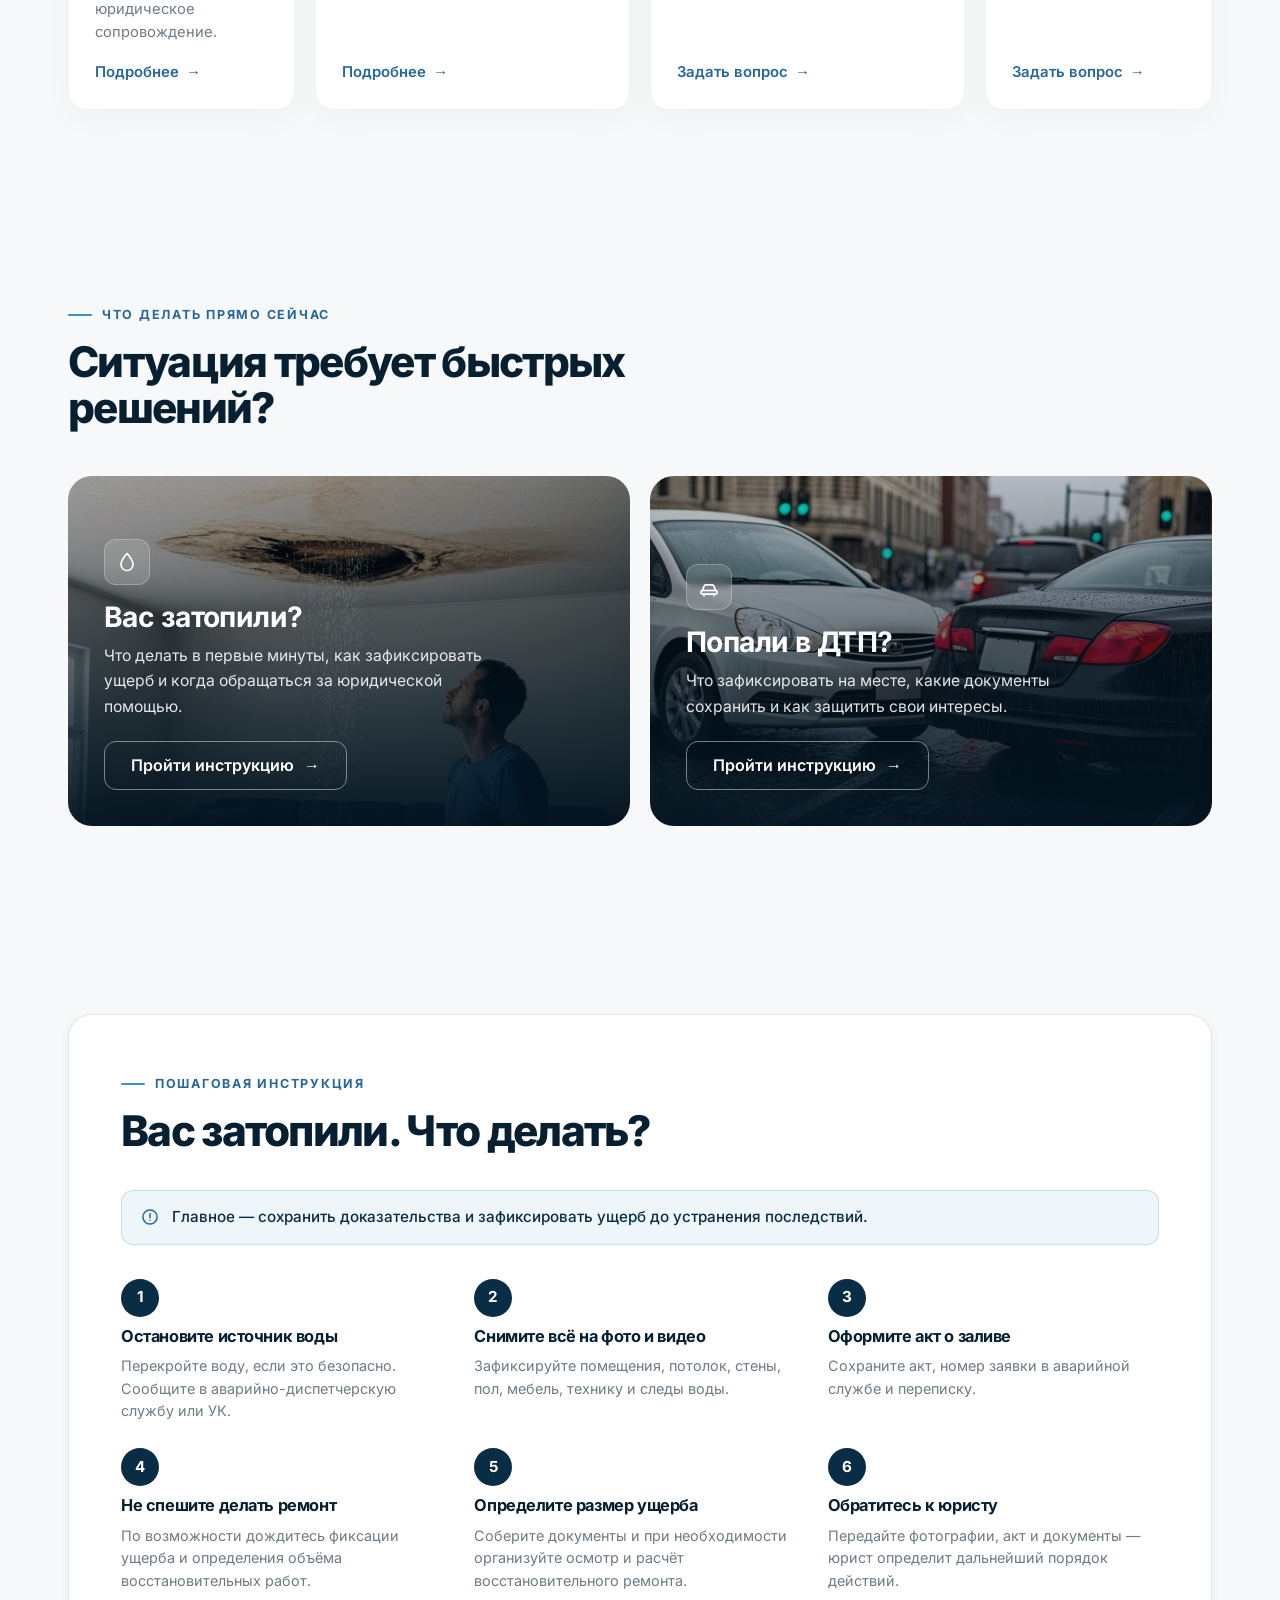
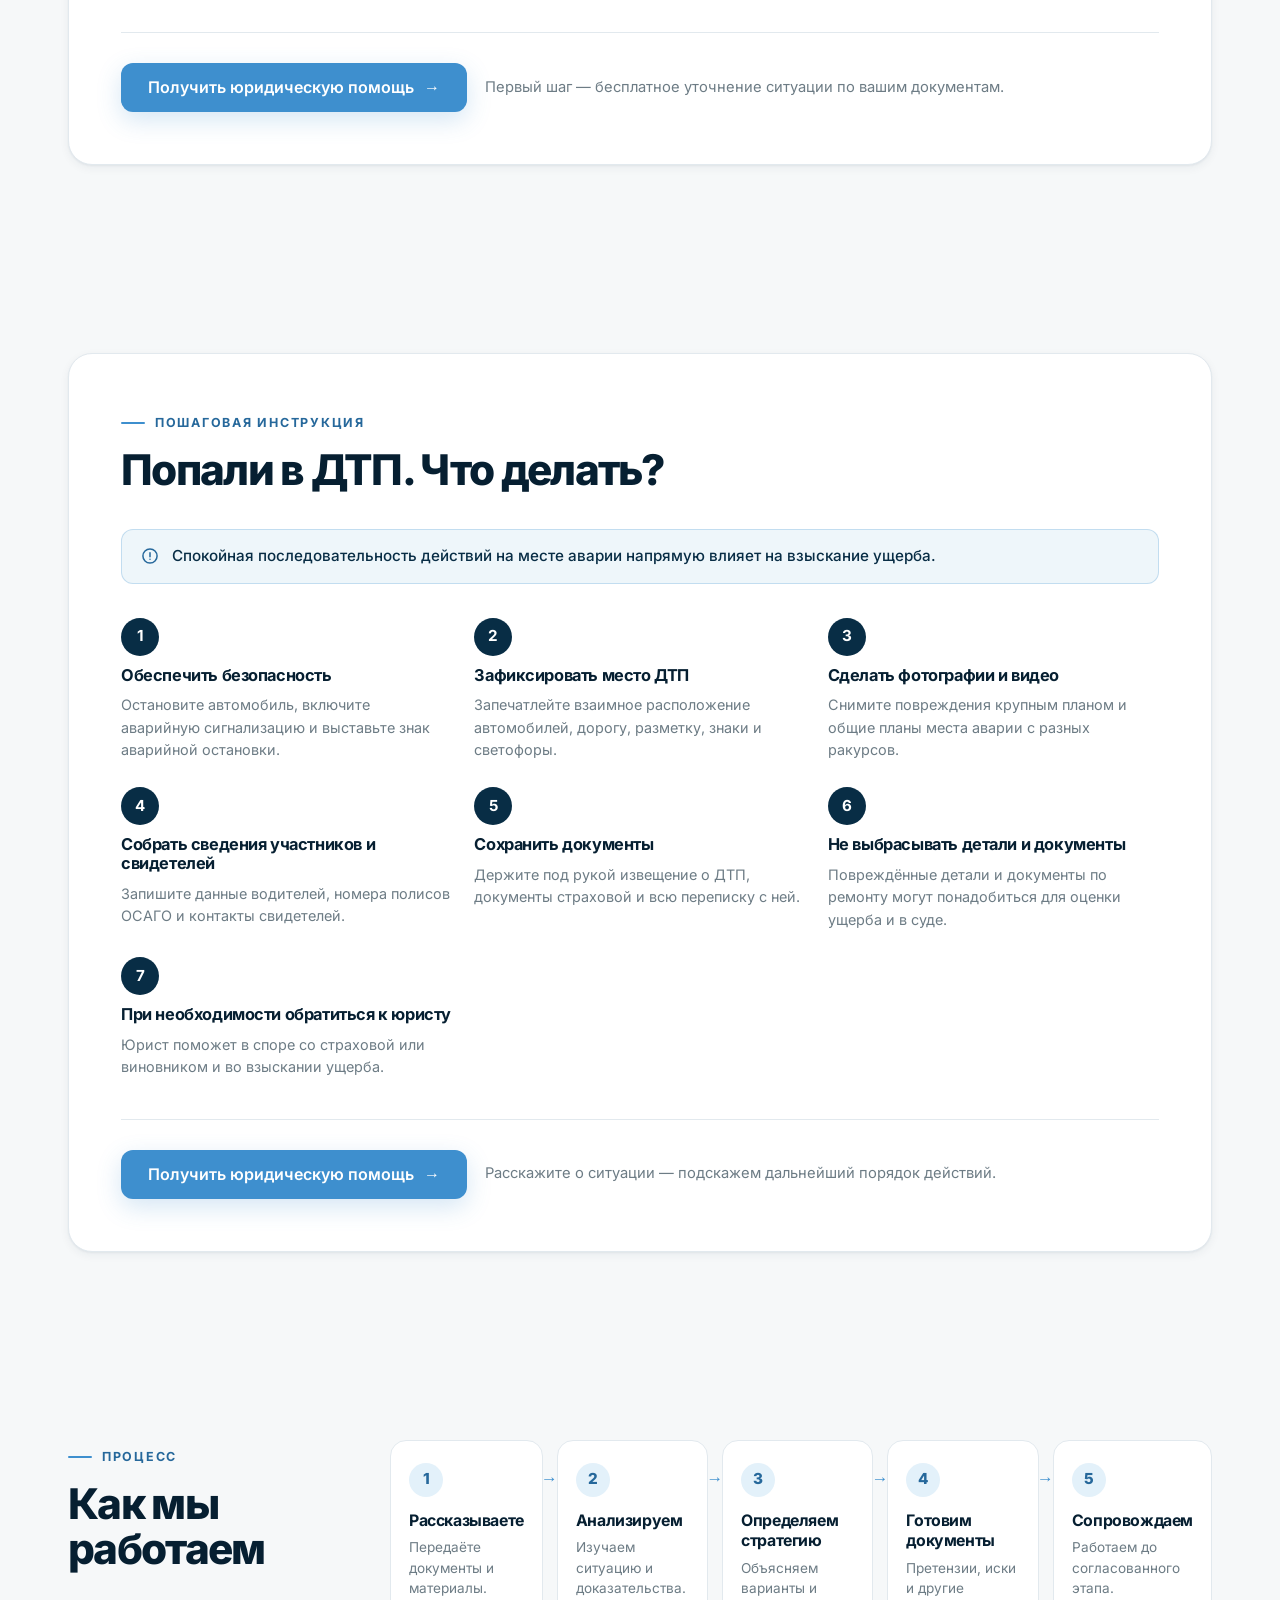
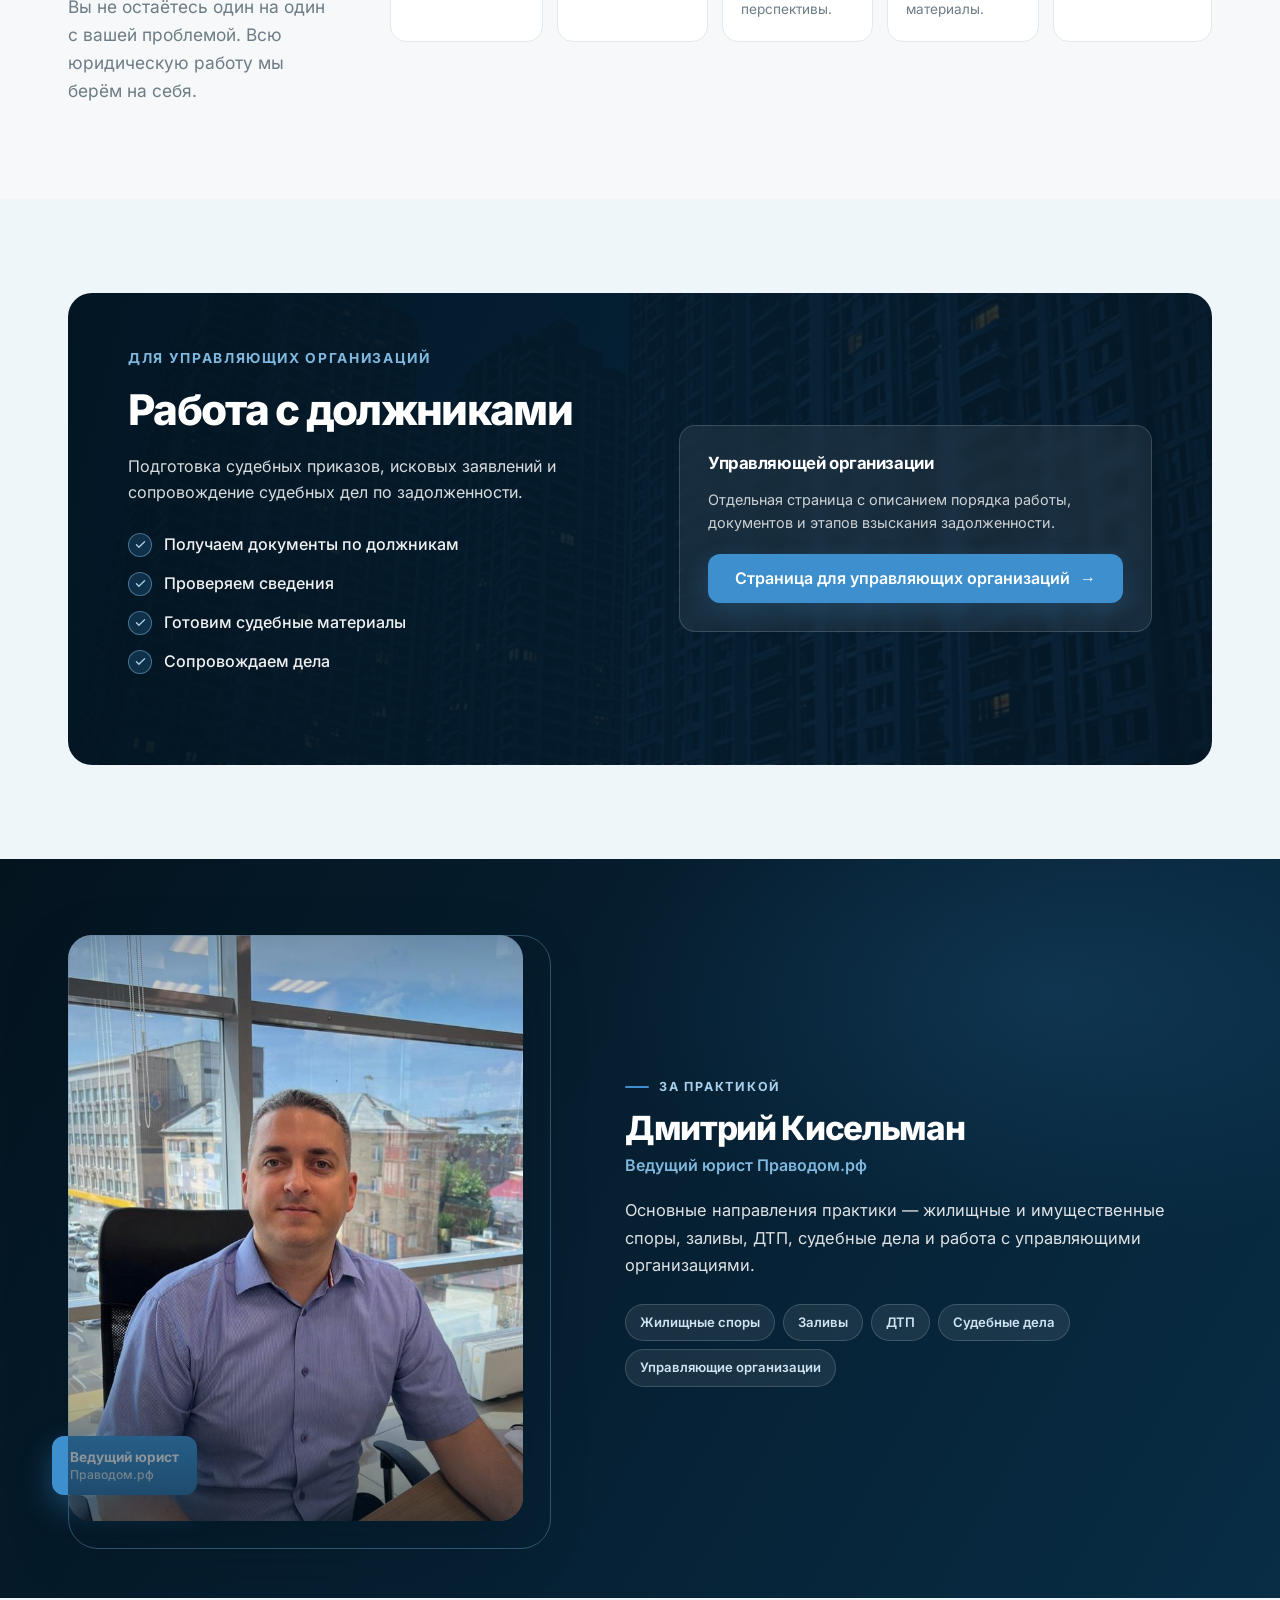
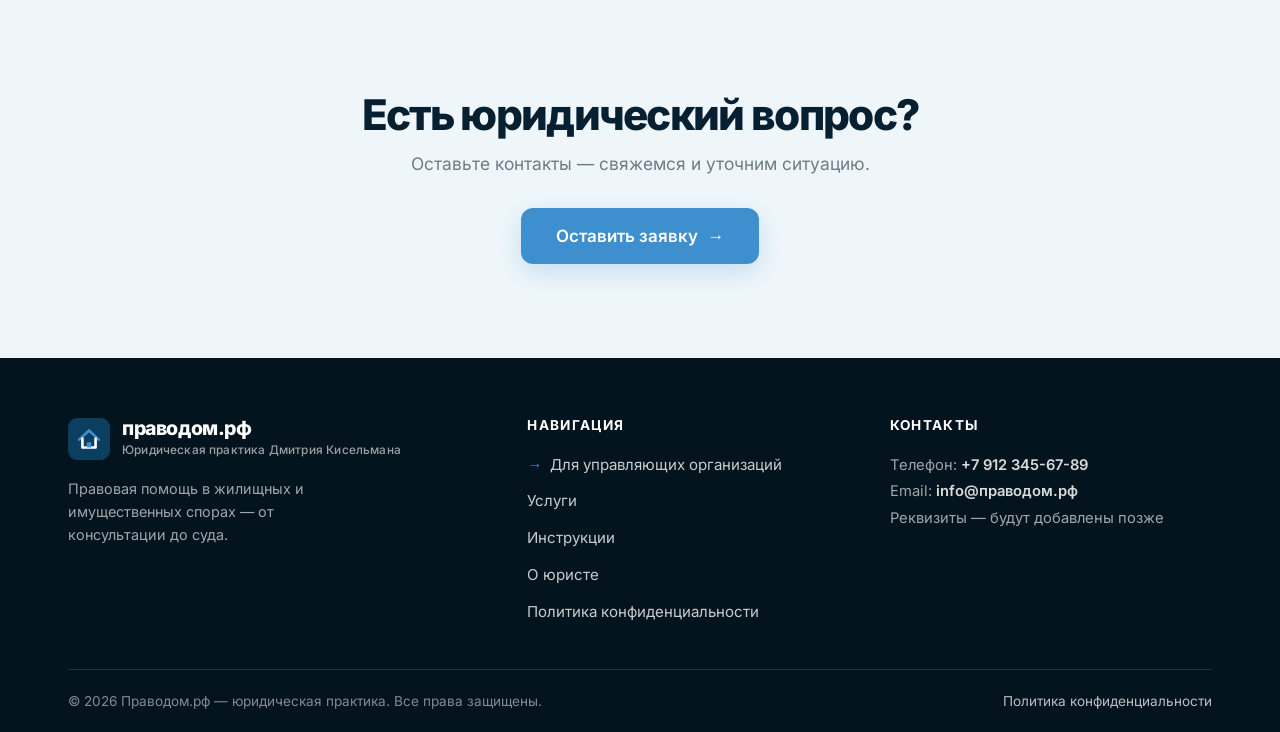
<file: сайтт/index.html>
<!DOCTYPE html>
<html lang="ru">
<head>
  <meta charset="UTF-8">
  <meta name="viewport" content="width=device-width, initial-scale=1.0">
  <title>Праводом.рф — юридическая практика. Жилищные и имущественные споры, заливы, ДТП</title>
  <meta name="description" content="Правовая помощь в жилищных и имущественных спорах: заливы, ДТП, судебные дела, работа с управляющими организациями и должниками. От консультации до суда.">
  <link rel="icon" type="image/svg+xml" href="assets/favicon.svg">
  <link rel="preload" as="image" href="assets/img/hero.jpg">
  <link rel="stylesheet" href="assets/fonts/fonts.css">
  <link rel="stylesheet" href="assets/style.css">
</head>
<body>

<!-- ================= ШАПКА ================= -->
<header class="header" id="top">
  <div class="container header__inner">
    <a class="brand" href="index.html" aria-label="Праводом.рф — на главную">
      <svg class="brand__mark" viewBox="0 0 64 64" aria-hidden="true">
        <rect width="64" height="64" rx="14" fill="#082D45"/>
        <path d="M17 33 L32 19 L47 33" fill="none" stroke="#3E8FCE" stroke-width="4" stroke-linecap="round" stroke-linejoin="round"/>
        <path d="M22 31.5 V45 H42 V31.5" fill="none" stroke="#FFFFFF" stroke-width="4" stroke-linecap="round" stroke-linejoin="round"/>
        <rect x="28.5" y="37" width="7" height="8" rx="1.5" fill="#3E8FCE"/>
      </svg>
      <span>
        <span class="brand__name">праводом.рф</span>
        <span class="brand__tag">Юридическая практика</span>
      </span>
    </a>
    <nav class="nav" aria-label="Основная навигация">
      <a class="nav__link" href="#uslugi">Услуги</a>
      <a class="nav__link" href="#instrukcii">Инструкции</a>
      <a class="nav__link" href="#yurist">О юристе</a>
    </nav>
    <div class="header__right">
      <!-- TODO: заменить телефон-заглушку на реальный номер -->
      <a class="header__phone" href="tel:+79123456789">
        <b>+7 912 345-67-89</b>
        <span>Звоните / WhatsApp / Telegram</span>
      </a>
      <button class="btn btn--primary" type="button" data-modal-open>Оставить заявку</button>
      <button class="nav-toggle" type="button" aria-label="Открыть меню" aria-expanded="false"><span></span></button>
    </div>
  </div>
  <div class="mobile-menu">
    <a href="#uslugi">Услуги</a>
    <a href="#instrukcii">Инструкции</a>
    <a href="#yurist">О юристе</a>
    <a href="tel:+79123456789">+7 912 345-67-89</a>
    <button class="btn btn--primary" type="button" data-modal-open>Оставить заявку</button>
  </div>
</header>

<main>

  <!-- ================= HERO ================= -->
  <section class="hero hero--main">
    <div class="hero__bg" role="img" aria-label="Современные жилые дома"></div>
    <div class="container">
      <div class="hero__inner">
        <p class="hero__eyebrow">Праводом.рф — юридическая практика</p>
        <h1 class="hero__title">Правовая помощь в&nbsp;жилищных и&nbsp;имущественных спорах</h1>
        <p class="hero__sub">Помогаем разобраться в сложных ситуациях, подготовить документы и&nbsp;защитить ваши интересы — от&nbsp;консультации до&nbsp;суда.</p>
        <div class="hero__actions">
          <button class="btn btn--primary btn--lg" type="button" data-modal-open>Оставить заявку <span class="arr">→</span></button>
          <a class="btn btn--ghost btn--lg" href="#uslugi">Посмотреть услуги <span class="arr">→</span></a>
        </div>
        <ul class="hero__chips">
          <li>
            <svg viewBox="0 0 24 24" fill="none" stroke="currentColor" stroke-width="1.8" stroke-linecap="round" stroke-linejoin="round" aria-hidden="true"><path d="M12 3.5l7 2.6v5.2c0 4.6-3 7.8-7 9.2-4-1.4-7-4.6-7-9.2V6.1z"/><path d="M9.2 12l2 2 3.6-3.8"/></svg>
            Опыт в жилищных и имущественных спорах
          </li>
          <li>
            <svg viewBox="0 0 24 24" fill="none" stroke="currentColor" stroke-width="1.8" stroke-linecap="round" stroke-linejoin="round" aria-hidden="true"><circle cx="12" cy="12" r="8.5"/><circle cx="12" cy="12" r="4.5"/><circle cx="12" cy="12" r="1"/></svg>
            Индивидуальный подход
          </li>
          <li>
            <svg viewBox="0 0 24 24" fill="none" stroke="currentColor" stroke-width="1.8" stroke-linecap="round" stroke-linejoin="round" aria-hidden="true"><path d="M7 3.5h7l4 4v13H7z"/><path d="M14 3.5V8h4"/><path d="M10 12.5h5M10 16h5"/></svg>
            Честная оценка перспектив
          </li>
        </ul>
      </div>
    </div>
  </section>

  <!-- ================= УСЛУГИ ================= -->
  <section class="section" id="uslugi">
    <div class="container">
      <div class="sec-head reveal">
        <p class="eyebrow">Направления</p>
        <h2>Юридическая помощь по&nbsp;разным ситуациям</h2>
      </div>
      <div class="cards">

        <article class="card reveal">
          <div class="card__icon">
            <svg viewBox="0 0 24 24" fill="none" stroke="currentColor" stroke-width="1.7" stroke-linecap="round" stroke-linejoin="round" aria-hidden="true"><path d="M4 11.5 12 4.5l8 7"/><path d="M6.5 10.5v9h11v-9"/><path d="M10.5 19.5v-4.5h3v4.5"/></svg>
          </div>
          <h3 class="card__title">Жилищные споры</h3>
          <p class="card__text">Споры с УК, ТСЖ, соседями и вопросы содержания общего имущества.</p>
          <a class="card__link" href="#zayavka" data-modal-open data-modal-source="usluga-zhilishnye-spory">Задать вопрос <span class="arr">→</span></a>
        </article>

        <article class="card reveal">
          <div class="card__icon">
            <svg viewBox="0 0 24 24" fill="none" stroke="currentColor" stroke-width="1.7" stroke-linecap="round" stroke-linejoin="round" aria-hidden="true"><path d="M12 3.5s6 6.6 6 11a6 6 0 0 1-12 0c0-4.4 6-11 6-11z"/></svg>
          </div>
          <h3 class="card__title">Вас затопили</h3>
          <p class="card__text">Фиксация ущерба, определение ответственного лица и взыскание расходов.</p>
          <a class="btn btn--dark btn--sm card__btn" href="#instr-zaliv">Что делать прямо сейчас? <span class="arr">→</span></a>
        </article>

        <article class="card reveal">
          <div class="card__icon">
            <svg viewBox="0 0 24 24" fill="none" stroke="currentColor" stroke-width="1.7" stroke-linecap="round" stroke-linejoin="round" aria-hidden="true"><path d="M5.5 15.5 7 11.2A2 2 0 0 1 8.9 9.9h6.2a2 2 0 0 1 1.9 1.3l1.5 4.3"/><rect x="4" y="15.5" width="16" height="3.6" rx="1.3"/><path d="M7 19.1v1.6M17 19.1v1.6"/></svg>
          </div>
          <h3 class="card__title">ДТП</h3>
          <p class="card__text">Взыскание ущерба, споры со страховыми и защита интересов участников ДТП.</p>
          <a class="btn btn--dark btn--sm card__btn" href="#instr-dtp">Что делать прямо сейчас? <span class="arr">→</span></a>
        </article>

        <article class="card reveal">
          <div class="card__icon">
            <svg viewBox="0 0 24 24" fill="none" stroke="currentColor" stroke-width="1.7" stroke-linecap="round" stroke-linejoin="round" aria-hidden="true"><path d="M7 3.5h7l4 4v13H7z"/><path d="M14 3.5V8h4"/><path d="M10 12.5h5M10 16h5"/></svg>
          </div>
          <h3 class="card__title">Судебные дела</h3>
          <p class="card__text">Иски, возражения, представительство и ведение дел в суде.</p>
          <a class="card__link" href="#zayavka" data-modal-open data-modal-source="usluga-sudebnye-dela">Задать вопрос <span class="arr">→</span></a>
        </article>

        <article class="card reveal">
          <div class="card__icon">
            <svg viewBox="0 0 24 24" fill="none" stroke="currentColor" stroke-width="1.7" stroke-linecap="round" stroke-linejoin="round" aria-hidden="true"><rect x="5" y="4.5" width="9" height="15.5" rx="1"/><path d="M14 10h4.5a.5.5 0 0 1 .5.5v9.5"/><path d="M8 8.5h2M8 12h2M8 15.5h2M16 13.5h.01M16 16.5h.01"/><path d="M3.5 20h17"/></svg>
          </div>
          <h3 class="card__title">Управляющим организациям</h3>
          <p class="card__text">Претензионная работа, судебные дела и юридическое сопровождение.</p>
          <a class="card__link" href="dolgi/index.html">Подробнее <span class="arr">→</span></a>
        </article>

        <article class="card reveal">
          <div class="card__icon">
            <svg viewBox="0 0 24 24" fill="none" stroke="currentColor" stroke-width="1.7" stroke-linecap="round" stroke-linejoin="round" aria-hidden="true"><circle cx="9" cy="8.5" r="3"/><path d="M3.5 19.5c0-3 2.5-5 5.5-5s5.5 2 5.5 5"/><circle cx="17" cy="9.5" r="2.4"/><path d="M16.8 14.6c2.3.4 3.7 2.1 3.7 4.9"/></svg>
          </div>
          <h3 class="card__title">Работа с должниками</h3>
          <p class="card__text">Судебные приказы, иски и сопровождение дел по взысканию задолженности.</p>
          <a class="card__link" href="dolgi/index.html">Подробнее <span class="arr">→</span></a>
        </article>

        <article class="card reveal">
          <div class="card__icon">
            <svg viewBox="0 0 24 24" fill="none" stroke="currentColor" stroke-width="1.7" stroke-linecap="round" stroke-linejoin="round" aria-hidden="true"><rect x="3.5" y="8" width="17" height="11" rx="2"/><path d="M9 8V6a2 2 0 0 1 2-2h2a2 2 0 0 1 2 2v2"/><path d="M3.5 13h17"/></svg>
          </div>
          <h3 class="card__title">Имущественные споры</h3>
          <p class="card__text">Споры о собственности, разделе имущества и другие имущественные вопросы.</p>
          <a class="card__link" href="#zayavka" data-modal-open data-modal-source="usluga-imushchestvennye-spory">Задать вопрос <span class="arr">→</span></a>
        </article>

        <article class="card reveal">
          <div class="card__icon">
            <svg viewBox="0 0 24 24" fill="none" stroke="currentColor" stroke-width="1.7" stroke-linecap="round" stroke-linejoin="round" aria-hidden="true"><path d="M12 3.5l7 2.6v5.2c0 4.6-3 7.8-7 9.2-4-1.4-7-4.6-7-9.2V6.1z"/><path d="M9.2 12l2 2 3.6-3.8"/></svg>
          </div>
          <h3 class="card__title">Представительство</h3>
          <p class="card__text">Защита интересов на досудебном и судебном этапах.</p>
          <a class="card__link" href="#zayavka" data-modal-open data-modal-source="usluga-predstavitelstvo">Задать вопрос <span class="arr">→</span></a>
        </article>

      </div>
    </div>
  </section>

  <!-- ================= ЧТО ДЕЛАТЬ ПРЯМО СЕЙЧАС ================= -->
  <section class="section section--tint" id="instrukcii">
    <div class="container">
      <div class="sec-head reveal">
        <p class="eyebrow">Что делать прямо сейчас</p>
        <h2>Ситуация требует быстрых решений?</h2>
      </div>
      <div class="promo">
        <article class="promo__card promo__card--flood reveal">
          <div>
            <div class="promo__icon">
              <svg viewBox="0 0 24 24" fill="none" stroke="currentColor" stroke-width="1.7" stroke-linecap="round" stroke-linejoin="round" aria-hidden="true"><path d="M12 3.5s6 6.6 6 11a6 6 0 0 1-12 0c0-4.4 6-11 6-11z"/></svg>
            </div>
            <h3 class="promo__title">Вас затопили?</h3>
            <p class="promo__text">Что делать в первые минуты, как зафиксировать ущерб и&nbsp;когда обращаться за&nbsp;юридической помощью.</p>
            <a class="btn btn--ghost" href="#instr-zaliv">Пройти инструкцию <span class="arr">→</span></a>
          </div>
        </article>
        <article class="promo__card promo__card--crash reveal">
          <div>
            <div class="promo__icon">
              <svg viewBox="0 0 24 24" fill="none" stroke="currentColor" stroke-width="1.7" stroke-linecap="round" stroke-linejoin="round" aria-hidden="true"><path d="M5.5 15.5 7 11.2A2 2 0 0 1 8.9 9.9h6.2a2 2 0 0 1 1.9 1.3l1.5 4.3"/><rect x="4" y="15.5" width="16" height="3.6" rx="1.3"/><path d="M7 19.1v1.6M17 19.1v1.6"/></svg>
            </div>
            <h3 class="promo__title">Попали в ДТП?</h3>
            <p class="promo__text">Что зафиксировать на месте, какие документы сохранить и&nbsp;как защитить свои интересы.</p>
            <a class="btn btn--ghost" href="#instr-dtp">Пройти инструкцию <span class="arr">→</span></a>
          </div>
        </article>
      </div>
    </div>
  </section>

  <!-- ================= ИНСТРУКЦИЯ: ВАС ЗАТОПИЛИ ================= -->
  <section class="section" id="instr-zaliv">
    <div class="container">
      <div class="guide reveal">
        <div class="guide__head">
          <p class="eyebrow">Пошаговая инструкция</p>
          <h2>Вас затопили. Что делать?</h2>
        </div>
        <p class="guide__warn">
          <svg viewBox="0 0 24 24" fill="none" stroke="currentColor" stroke-width="1.8" stroke-linecap="round" stroke-linejoin="round" aria-hidden="true"><circle cx="12" cy="12" r="8.5"/><path d="M12 8v5M12 16h.01"/></svg>
          Главное — сохранить доказательства и зафиксировать ущерб до&nbsp;устранения последствий.
        </p>
        <div class="steps">
          <div class="step">
            <div class="step__num">1</div>
            <h3 class="step__title">Остановите источник воды</h3>
            <p class="step__text">Перекройте воду, если это безопасно. Сообщите в аварийно-диспетчерскую службу или УК.</p>
          </div>
          <div class="step">
            <div class="step__num">2</div>
            <h3 class="step__title">Снимите всё на фото и видео</h3>
            <p class="step__text">Зафиксируйте помещения, потолок, стены, пол, мебель, технику и следы воды.</p>
          </div>
          <div class="step">
            <div class="step__num">3</div>
            <h3 class="step__title">Оформите акт о заливе</h3>
            <p class="step__text">Сохраните акт, номер заявки в аварийной службе и переписку.</p>
          </div>
          <div class="step">
            <div class="step__num">4</div>
            <h3 class="step__title">Не спешите делать ремонт</h3>
            <p class="step__text">По возможности дождитесь фиксации ущерба и определения объёма восстановительных работ.</p>
          </div>
          <div class="step">
            <div class="step__num">5</div>
            <h3 class="step__title">Определите размер ущерба</h3>
            <p class="step__text">Соберите документы и при необходимости организуйте осмотр и расчёт восстановительного ремонта.</p>
          </div>
          <div class="step">
            <div class="step__num">6</div>
            <h3 class="step__title">Обратитесь к юристу</h3>
            <p class="step__text">Передайте фотографии, акт и документы — юрист определит дальнейший порядок действий.</p>
          </div>
        </div>
        <div class="guide__cta">
          <button class="btn btn--primary" type="button" data-modal-open data-modal-source="instrukciya-zaliv">Получить юридическую помощь <span class="arr">→</span></button>
          <p>Первый шаг — бесплатное уточнение ситуации по вашим документам.</p>
        </div>
      </div>
    </div>
  </section>

  <!-- ================= ИНСТРУКЦИЯ: ДТП ================= -->
  <section class="section section--tint" id="instr-dtp">
    <div class="container">
      <div class="guide reveal">
        <div class="guide__head">
          <p class="eyebrow">Пошаговая инструкция</p>
          <h2>Попали в ДТП. Что делать?</h2>
        </div>
        <p class="guide__warn">
          <svg viewBox="0 0 24 24" fill="none" stroke="currentColor" stroke-width="1.8" stroke-linecap="round" stroke-linejoin="round" aria-hidden="true"><circle cx="12" cy="12" r="8.5"/><path d="M12 8v5M12 16h.01"/></svg>
          Спокойная последовательность действий на месте аварии напрямую влияет на взыскание ущерба.
        </p>
        <div class="steps">
          <div class="step">
            <div class="step__num">1</div>
            <h3 class="step__title">Обеспечить безопасность</h3>
            <p class="step__text">Остановите автомобиль, включите аварийную сигнализацию и выставьте знак аварийной остановки.</p>
          </div>
          <div class="step">
            <div class="step__num">2</div>
            <h3 class="step__title">Зафиксировать место ДТП</h3>
            <p class="step__text">Запечатлейте взаимное расположение автомобилей, дорогу, разметку, знаки и светофоры.</p>
          </div>
          <div class="step">
            <div class="step__num">3</div>
            <h3 class="step__title">Сделать фотографии и видео</h3>
            <p class="step__text">Снимите повреждения крупным планом и общие планы места аварии с разных ракурсов.</p>
          </div>
          <div class="step">
            <div class="step__num">4</div>
            <h3 class="step__title">Собрать сведения участников и свидетелей</h3>
            <p class="step__text">Запишите данные водителей, номера полисов ОСАГО и контакты свидетелей.</p>
          </div>
          <div class="step">
            <div class="step__num">5</div>
            <h3 class="step__title">Сохранить документы</h3>
            <p class="step__text">Держите под рукой извещение о ДТП, документы страховой и всю переписку с ней.</p>
          </div>
          <div class="step">
            <div class="step__num">6</div>
            <h3 class="step__title">Не выбрасывать детали и документы</h3>
            <p class="step__text">Повреждённые детали и документы по ремонту могут понадобиться для оценки ущерба и в суде.</p>
          </div>
          <div class="step">
            <div class="step__num">7</div>
            <h3 class="step__title">При необходимости обратиться к юристу</h3>
            <p class="step__text">Юрист поможет в споре со страховой или виновником и во взыскании ущерба.</p>
          </div>
        </div>
        <div class="guide__cta">
          <button class="btn btn--primary" type="button" data-modal-open data-modal-source="instrukciya-dtp">Получить юридическую помощь <span class="arr">→</span></button>
          <p>Расскажите о ситуации — подскажем дальнейший порядок действий.</p>
        </div>
      </div>
    </div>
  </section>

  <!-- ================= КАК МЫ РАБОТАЕМ ================= -->
  <section class="section" id="kak-rabotaem">
    <div class="container">
      <div class="work">
        <div class="work__intro reveal">
          <p class="eyebrow">Процесс</p>
          <h2>Как мы работаем</h2>
          <p class="sec-lead">Вы не остаётесь один на один с вашей проблемой. Всю юридическую работу мы берём на себя.</p>
        </div>
        <div class="workrow">
          <div class="workstep reveal">
            <div class="workstep__num">1</div>
            <h3 class="workstep__title">Рассказываете</h3>
            <p class="workstep__text">Передаёте документы и материалы.</p>
          </div>
          <div class="workstep reveal">
            <div class="workstep__num">2</div>
            <h3 class="workstep__title">Анализируем</h3>
            <p class="workstep__text">Изучаем ситуацию и доказательства.</p>
          </div>
          <div class="workstep reveal">
            <div class="workstep__num">3</div>
            <h3 class="workstep__title">Определяем стратегию</h3>
            <p class="workstep__text">Объясняем варианты и перспективы.</p>
          </div>
          <div class="workstep reveal">
            <div class="workstep__num">4</div>
            <h3 class="workstep__title">Готовим документы</h3>
            <p class="workstep__text">Претензии, иски и другие материалы.</p>
          </div>
          <div class="workstep reveal">
            <div class="workstep__num">5</div>
            <h3 class="workstep__title">Сопровождаем</h3>
            <p class="workstep__text">Работаем до согласованного этапа.</p>
          </div>
        </div>
      </div>
    </div>
  </section>

  <!-- ================= БЛОК ДЛЯ УК (ненавязчиво) ================= -->
  <section class="section section--blue" id="uk">
    <div class="container">
      <div class="ukband reveal">
        <div class="ukband__grid">
          <div>
            <p class="ukband__sub">Для управляющих организаций</p>
            <h2 class="ukband__title">Работа с должниками</h2>
            <p class="ukband__text">Подготовка судебных приказов, исковых заявлений и сопровождение судебных дел по задолженности.</p>
            <ul class="checklist">
              <li><span class="tick"><svg viewBox="0 0 24 24" fill="none" stroke="currentColor" stroke-width="2.4" stroke-linecap="round" stroke-linejoin="round" aria-hidden="true"><path d="M4.5 12.5l4.5 4.5L19.5 7"/></svg></span>Получаем документы по должникам</li>
              <li><span class="tick"><svg viewBox="0 0 24 24" fill="none" stroke="currentColor" stroke-width="2.4" stroke-linecap="round" stroke-linejoin="round" aria-hidden="true"><path d="M4.5 12.5l4.5 4.5L19.5 7"/></svg></span>Проверяем сведения</li>
              <li><span class="tick"><svg viewBox="0 0 24 24" fill="none" stroke="currentColor" stroke-width="2.4" stroke-linecap="round" stroke-linejoin="round" aria-hidden="true"><path d="M4.5 12.5l4.5 4.5L19.5 7"/></svg></span>Готовим судебные материалы</li>
              <li><span class="tick"><svg viewBox="0 0 24 24" fill="none" stroke="currentColor" stroke-width="2.4" stroke-linecap="round" stroke-linejoin="round" aria-hidden="true"><path d="M4.5 12.5l4.5 4.5L19.5 7"/></svg></span>Сопровождаем дела</li>
            </ul>
          </div>
          <div class="ukband__panel">
            <h3>Управляющей организации</h3>
            <p>Отдельная страница с описанием порядка работы, документов и этапов взыскания задолженности.</p>
            <a class="btn btn--primary" href="dolgi/index.html">Страница для управляющих организаций <span class="arr">→</span></a>
          </div>
        </div>
      </div>
    </div>
  </section>

  <!-- ================= ЮРИСТ (личность — ближе к концу) ================= -->
  <section class="lawyer" id="yurist">
    <div class="container">
      <div class="lawyer__grid">
        <div class="lawyer__photo-wrap reveal">
          <img class="lawyer__photo" src="assets/dmitry.jpg" alt="Дмитрий Кисельман — ведущий юрист Праводом.рф" loading="lazy" width="460" height="575">
          <div class="lawyer__badge">Ведущий юрист<small>Праводом.рф</small></div>
        </div>
        <div class="reveal">
          <p class="eyebrow">За практикой</p>
          <h2 class="lawyer__name">Дмитрий Кисельман</h2>
          <p class="lawyer__role">Ведущий юрист Праводом.рф</p>
          <p class="lawyer__text">Основные направления практики — жилищные и имущественные споры, заливы, ДТП, судебные дела и работа с управляющими организациями.</p>
          <ul class="lawyer__tags">
            <li>Жилищные споры</li>
            <li>Заливы</li>
            <li>ДТП</li>
            <li>Судебные дела</li>
            <li>Управляющие организации</li>
          </ul>
          <!-- TODO: добавить блоки «Образование», «Регалии», «Опыт», «Специализация» и дополнительные сведения, когда материалы будут готовы -->
        </div>
      </div>
    </div>
  </section>

  <!-- ================= ФИНАЛЬНЫЙ CTA ================= -->
  <section class="section section--blue">
    <div class="container cta-final reveal">
      <h2>Есть юридический вопрос?</h2>
      <p class="sec-lead">Оставьте контакты — свяжемся и уточним ситуацию.</p>
      <button class="btn btn--primary btn--lg" type="button" data-modal-open>Оставить заявку <span class="arr">→</span></button>
    </div>
  </section>

</main>

  <!-- ================= ФУТЕР ================= -->
  <footer class="footer">
    <div class="container">
      <div class="footer__grid">
        <div>
          <a class="brand" href="index.html" aria-label="Праводом.рф — на главную">
            <svg class="brand__mark" viewBox="0 0 64 64" aria-hidden="true">
              <rect width="64" height="64" rx="14" fill="#0C3E60"/>
              <path d="M17 33 L32 19 L47 33" fill="none" stroke="#3E8FCE" stroke-width="4" stroke-linecap="round" stroke-linejoin="round"/>
              <path d="M22 31.5 V45 H42 V31.5" fill="none" stroke="#FFFFFF" stroke-width="4" stroke-linecap="round" stroke-linejoin="round"/>
              <rect x="28.5" y="37" width="7" height="8" rx="1.5" fill="#3E8FCE"/>
            </svg>
            <span>
              <span class="brand__name">праводом.рф</span>
              <span class="brand__tag">Юридическая практика Дмитрия Кисельмана</span>
            </span>
          </a>
          <p class="footer__desc">Правовая помощь в жилищных и имущественных спорах — от консультации до суда.</p>
        </div>
        <div>
          <h3 class="footer__title">Навигация</h3>
          <ul class="footer__links">
            <li><a href="dolgi/index.html"><span class="arr">→</span> Для управляющих организаций</a></li>
            <li><a href="#uslugi">Услуги</a></li>
            <li><a href="#instrukcii">Инструкции</a></li>
            <li><a href="#yurist">О юристе</a></li>
            <li><a href="privacy.html">Политика конфиденциальности</a></li>
          </ul>
        </div>
        <div>
          <h3 class="footer__title">Контакты</h3>
          <!-- TODO: добавить реальные контакты и реквизиты, когда они будут готовы -->
          <p class="footer__contacts">
            Телефон: <b>+7 912 345-67-89</b><br>
            Email: <b>info@праводом.рф</b><br>
            Реквизиты — будут добавлены позже
          </p>
        </div>
      </div>
      <div class="footer__bottom">
        <span>© 2026 Праводом.рф — юридическая практика. Все права защищены.</span>
        <a href="privacy.html">Политика конфиденциальности</a>
      </div>
    </div>
  </footer>

  <!-- ================= МОДАЛЬНОЕ ОКНО ЗАЯВКИ (единая форма для всех кнопок) ================= -->
  <div class="modal" id="zayavka" role="dialog" aria-modal="true" aria-labelledby="zayavka-title" hidden>
    <div class="modal__card" data-modal-card>
      <button class="modal__close" type="button" data-modal-close aria-label="Закрыть окно">×</button>

      <div data-form-wrap>
        <h3 class="modal__title" id="zayavka-title">Оставить заявку</h3>
        <p class="modal__sub">Оставьте контакты — свяжемся и уточним ситуацию.</p>

        <form class="form" id="lead-form" novalidate>
          <!-- Антиспам: honeypot. Человек это поле не видит и не заполняет.
               Если оно заполнено — отправка игнорируется (бот). -->
          <div class="hp" aria-hidden="true">
            <label>Сайт (не заполнять)<input type="text" name="website" tabindex="-1" autocomplete="off"></label>
          </div>

          <div class="field">
            <label for="f-name">Как к вам обращаться? <span class="req">*</span></label>
            <input type="text" id="f-name" name="name" placeholder="Имя" autocomplete="name" required>
            <small class="field__err">Укажите, как к вам обращаться</small>
          </div>

          <div class="field">
            <label for="f-phone">Номер телефона <span class="req">*</span></label>
            <input type="tel" id="f-phone" name="phone" placeholder="+7 (___) ___-__-__" inputmode="tel" autocomplete="tel" required>
            <small class="field__err">Укажите корректный номер телефона</small>
          </div>

          <div class="field">
            <label for="f-email">Email <span style="color:var(--muted);font-weight:500">(необязательно)</span></label>
            <input type="email" id="f-email" name="email" placeholder="mail@example.com" autocomplete="email">
            <small class="field__err">Проверьте адрес электронной почты</small>
          </div>

          <label class="consent">
            <input type="checkbox" id="f-consent" name="consent" required>
            <span class="box"><svg viewBox="0 0 24 24" fill="none" stroke="currentColor" stroke-width="3" stroke-linecap="round" stroke-linejoin="round" aria-hidden="true"><path d="M4.5 12.5l4.5 4.5L19.5 7"/></svg></span>
            <span class="consent__text">Соглашаюсь на обработку персональных данных в&nbsp;соответствии с&nbsp;<a href="privacy.html" target="_blank" rel="noopener">политикой конфиденциальности</a>.</span>
          </label>

          <!-- TODO CAPTCHA: место для Cloudflare Turnstile (или другой CAPTCHA)
               1) подключите скрипт challenges.cloudflare.com/turnstile/v0/api.js
               2) вставьте <div class="cf-turnstile" data-sitekey="ВАШ_SITEKEY"></div>
               3) передавайте token на сервер и проверяйте его серверно -->

          <!-- Кнопка изначально НЕактивна: включается только после установки
               галочки согласия (см. main.js). Без JS кнопка остаётся неактивной. -->
          <button class="btn btn--primary form__submit" type="submit" disabled>Отправить заявку</button>
          <p class="form__note">Нажимая «Отправить заявку», вы соглашаетесь на обработку персональных данных.</p>
        </form>
      </div>

      <!-- Экран успеха (показывается после отправки) -->
      <div class="form-success" data-success hidden>
        <div class="form-success__icon">
          <svg viewBox="0 0 24 24" fill="none" stroke="currentColor" stroke-width="2.2" stroke-linecap="round" stroke-linejoin="round" aria-hidden="true"><path d="M4.5 12.5l4.5 4.5L19.5 7"/></svg>
        </div>
        <h3>Заявка отправлена</h3>
        <p>Форма подготовлена к подключению CRM. После настройки заявки будут автоматически передаваться в работу.</p>
        <button class="btn btn--outline" type="button" data-modal-close>Хорошо</button>
      </div>
    </div>
  </div>

  <script src="assets/main.js" defer></script>
</body>
</html>
</file>
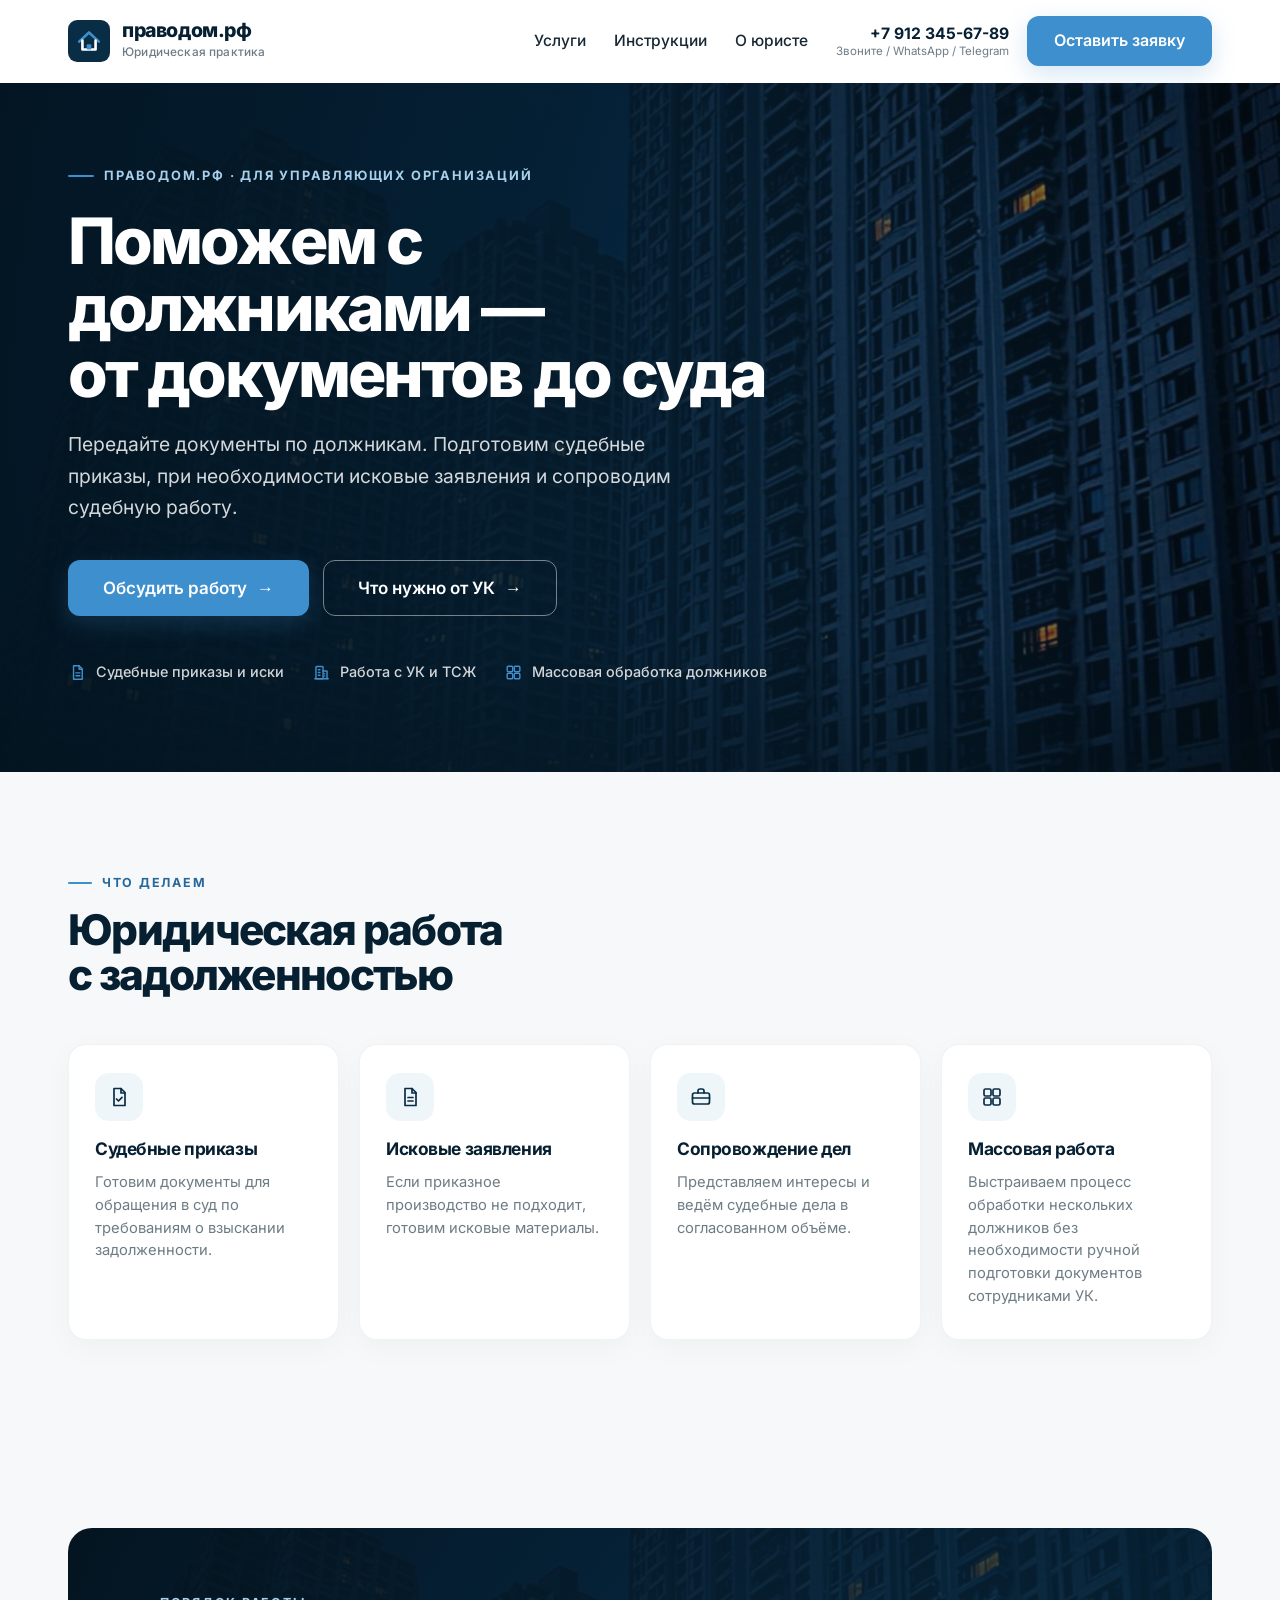
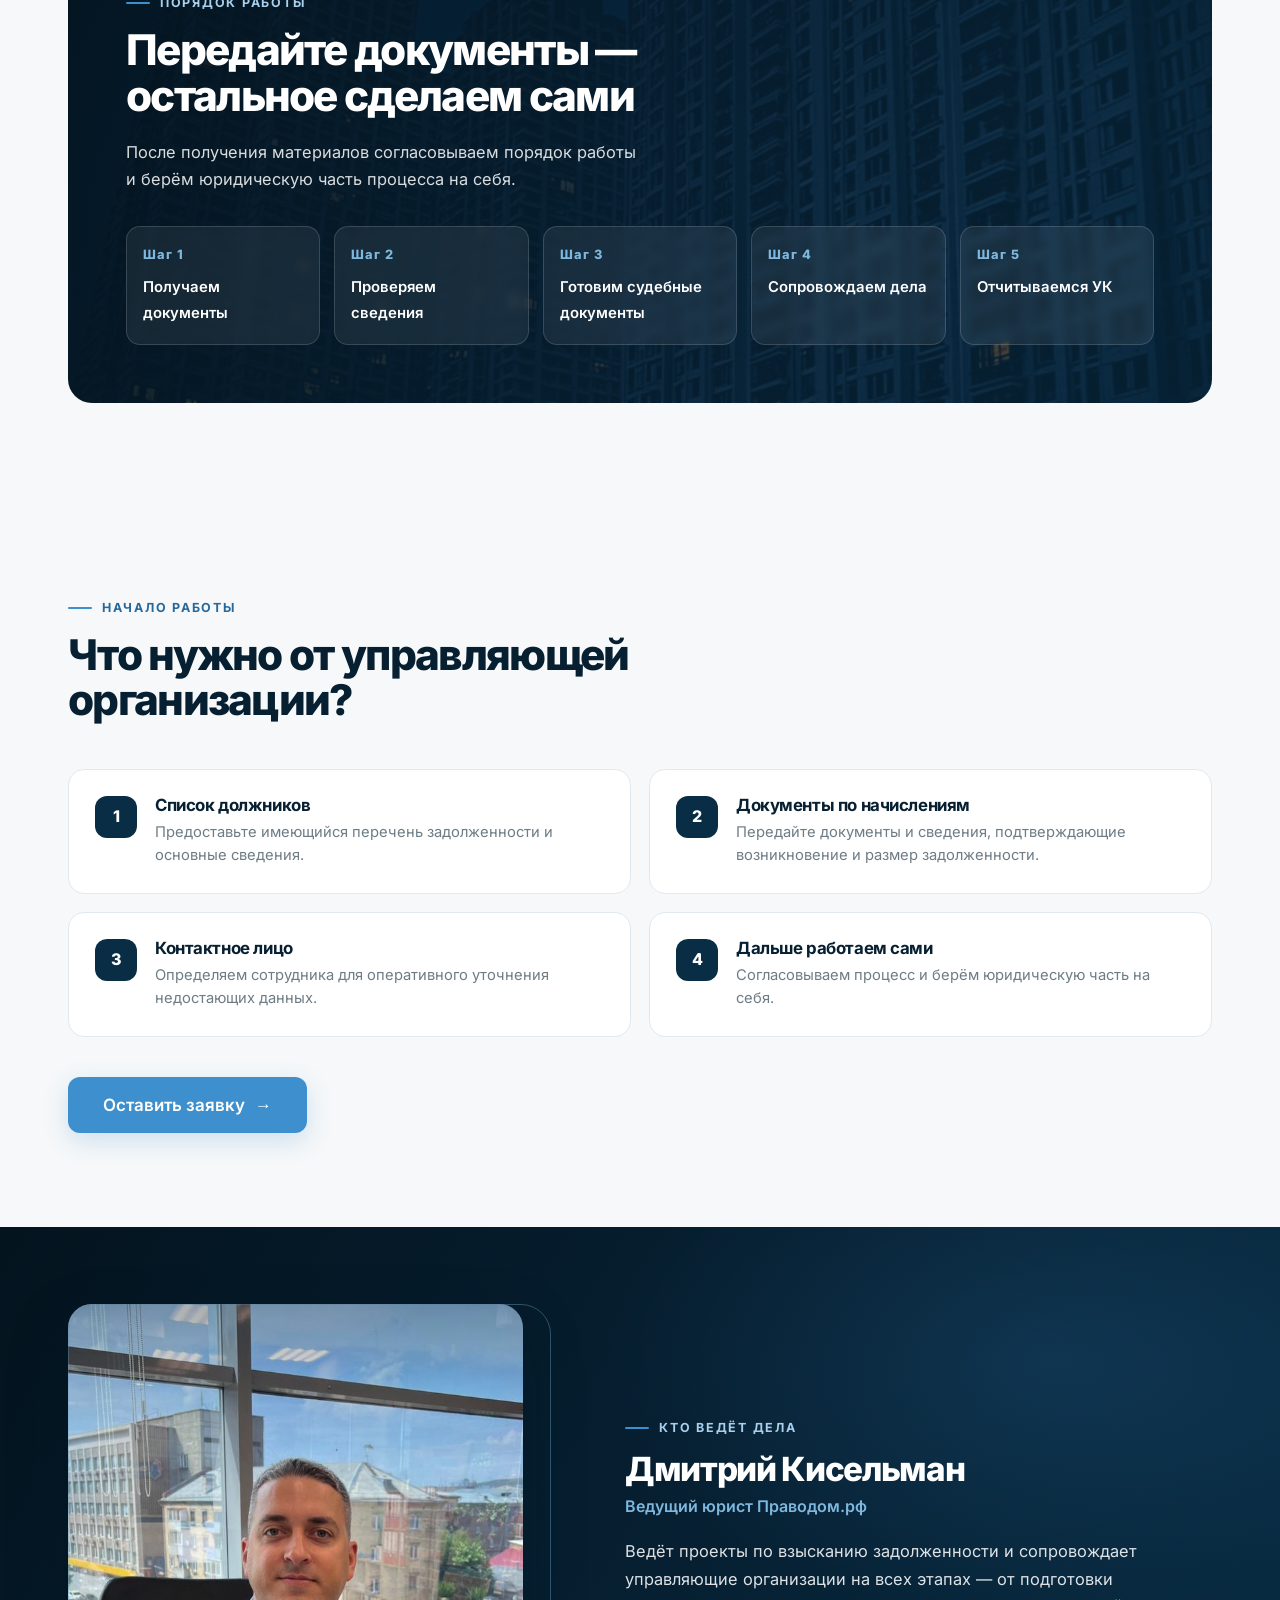
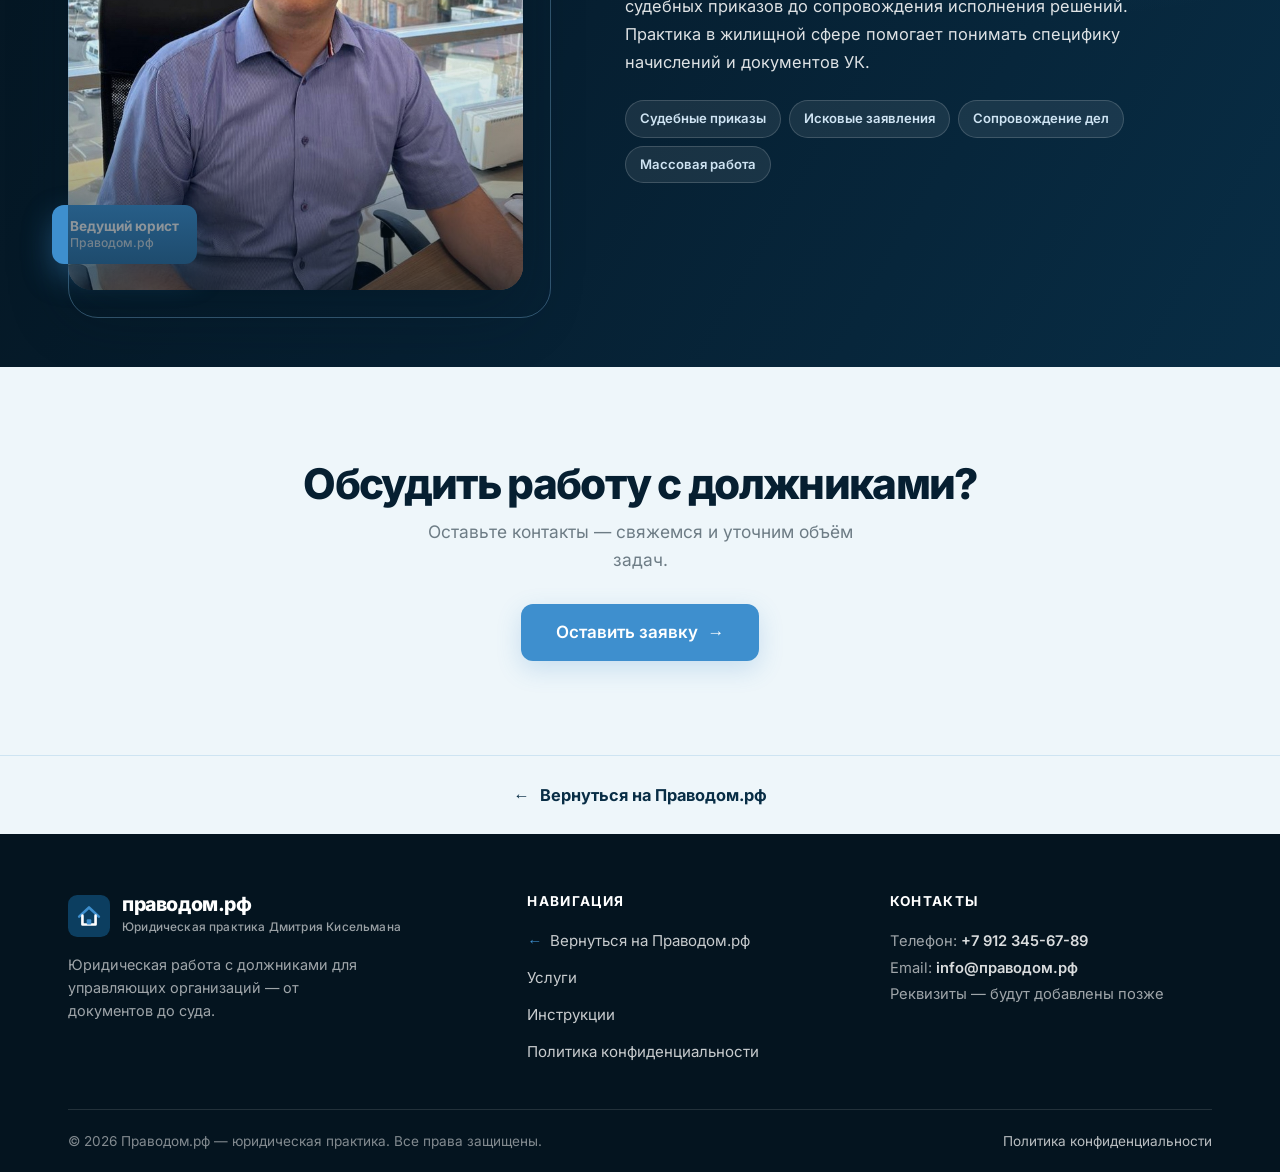
<file: сайтт/dolgi/index.html>
<!DOCTYPE html>
<html lang="ru">
<head>
  <meta charset="UTF-8">
  <meta name="viewport" content="width=device-width, initial-scale=1.0">
  <title>Взыскание задолженности для управляющих организаций — Праводом.рф</title>
  <meta name="description" content="Юридическая работа с должниками для УК и ТСЖ: судебные приказы, исковые заявления, сопровождение дел и массовая обработка задолженности.">
  <link rel="icon" type="image/svg+xml" href="../assets/favicon.svg">
  <link rel="preload" as="image" href="../assets/img/city.jpg">
  <link rel="stylesheet" href="../assets/fonts/fonts.css">
  <link rel="stylesheet" href="../assets/style.css">
</head>
<body>

<!-- ================= ШАПКА ================= -->
<header class="header" id="top">
  <div class="container header__inner">
    <a class="brand" href="../index.html" aria-label="Праводом.рф — на главную">
      <svg class="brand__mark" viewBox="0 0 64 64" aria-hidden="true">
        <rect width="64" height="64" rx="14" fill="#082D45"/>
        <path d="M17 33 L32 19 L47 33" fill="none" stroke="#3E8FCE" stroke-width="4" stroke-linecap="round" stroke-linejoin="round"/>
        <path d="M22 31.5 V45 H42 V31.5" fill="none" stroke="#FFFFFF" stroke-width="4" stroke-linecap="round" stroke-linejoin="round"/>
        <rect x="28.5" y="37" width="7" height="8" rx="1.5" fill="#3E8FCE"/>
      </svg>
      <span>
        <span class="brand__name">праводом.рф</span>
        <span class="brand__tag">Юридическая практика</span>
      </span>
    </a>
    <nav class="nav" aria-label="Основная навигация">
      <a class="nav__link" href="../index.html#uslugi">Услуги</a>
      <a class="nav__link" href="../index.html#instrukcii">Инструкции</a>
      <a class="nav__link" href="#dolgi-yurist">О юристе</a>
    </nav>
    <div class="header__right">
      <!-- TODO: заменить телефон-заглушку на реальный номер -->
      <a class="header__phone" href="tel:+79123456789">
        <b>+7 912 345-67-89</b>
        <span>Звоните / WhatsApp / Telegram</span>
      </a>
      <button class="btn btn--primary" type="button" data-modal-open>Оставить заявку</button>
      <button class="nav-toggle" type="button" aria-label="Открыть меню" aria-expanded="false"><span></span></button>
    </div>
  </div>
  <div class="mobile-menu">
    <a href="../index.html">Главная страница</a>
    <a href="../index.html#uslugi">Услуги</a>
    <a href="../index.html#instrukcii">Инструкции</a>
    <a href="tel:+79123456789">+7 912 345-67-89</a>
    <button class="btn btn--primary" type="button" data-modal-open>Оставить заявку</button>
  </div>
</header>

<main>

  <!-- ================= HERO /DOLGI/ ================= -->
  <section class="hero hero--dolgi hero--compact">
    <div class="hero__bg" role="img" aria-label="Жилые дома вечером"></div>
    <div class="container">
      <div class="hero__inner">
        <p class="hero__eyebrow">Праводом.рф · Для управляющих организаций</p>
        <h1 class="hero__title">Поможем с должниками — от&nbsp;документов до&nbsp;суда</h1>
        <p class="hero__sub">Передайте документы по должникам. Подготовим судебные приказы, при&nbsp;необходимости исковые заявления и&nbsp;сопроводим судебную работу.</p>
        <div class="hero__actions">
          <button class="btn btn--primary btn--lg" type="button" data-modal-open data-modal-source="dolgi-hero">Обсудить работу <span class="arr">→</span></button>
          <a class="btn btn--ghost btn--lg" href="#trebovaniya">Что нужно от УК <span class="arr">→</span></a>
        </div>
        <ul class="hero__chips">
          <li>
            <svg viewBox="0 0 24 24" fill="none" stroke="currentColor" stroke-width="1.8" stroke-linecap="round" stroke-linejoin="round" aria-hidden="true"><path d="M7 3.5h7l4 4v13H7z"/><path d="M14 3.5V8h4"/><path d="M10 12.5h5M10 16h5"/></svg>
            Судебные приказы и иски
          </li>
          <li>
            <svg viewBox="0 0 24 24" fill="none" stroke="currentColor" stroke-width="1.8" stroke-linecap="round" stroke-linejoin="round" aria-hidden="true"><rect x="5" y="4.5" width="9" height="15.5" rx="1"/><path d="M14 10h4.5a.5.5 0 0 1 .5.5v9.5"/><path d="M8 8.5h2M8 12h2M8 15.5h2M16 13.5h.01M16 16.5h.01"/><path d="M3.5 20h17"/></svg>
            Работа с УК и ТСЖ
          </li>
          <li>
            <svg viewBox="0 0 24 24" fill="none" stroke="currentColor" stroke-width="1.8" stroke-linecap="round" stroke-linejoin="round" aria-hidden="true"><rect x="4" y="4" width="7" height="7" rx="1.5"/><rect x="13" y="4" width="7" height="7" rx="1.5"/><rect x="4" y="13" width="7" height="7" rx="1.5"/><rect x="13" y="13" width="7" height="7" rx="1.5"/></svg>
            Массовая обработка должников
          </li>
        </ul>
      </div>
    </div>
  </section>

  <!-- ================= УСЛУГИ ДЛЯ УК ================= -->
  <section class="section" id="uslugi-uk">
    <div class="container">
      <div class="sec-head reveal">
        <p class="eyebrow">Что делаем</p>
        <h2>Юридическая работа с&nbsp;задолженностью</h2>
      </div>
      <div class="cards">
        <article class="card reveal">
          <div class="card__icon">
            <svg viewBox="0 0 24 24" fill="none" stroke="currentColor" stroke-width="1.7" stroke-linecap="round" stroke-linejoin="round" aria-hidden="true"><path d="M7 3.5h7l4 4v13H7z"/><path d="M14 3.5V8h4"/><path d="M9.5 14l2 2 3.5-3.7"/></svg>
          </div>
          <h3 class="card__title">Судебные приказы</h3>
          <p class="card__text">Готовим документы для обращения в суд по требованиям о взыскании задолженности.</p>
        </article>
        <article class="card reveal">
          <div class="card__icon">
            <svg viewBox="0 0 24 24" fill="none" stroke="currentColor" stroke-width="1.7" stroke-linecap="round" stroke-linejoin="round" aria-hidden="true"><path d="M7 3.5h7l4 4v13H7z"/><path d="M14 3.5V8h4"/><path d="M10 12.5h5M10 16h5"/></svg>
          </div>
          <h3 class="card__title">Исковые заявления</h3>
          <p class="card__text">Если приказное производство не подходит, готовим исковые материалы.</p>
        </article>
        <article class="card reveal">
          <div class="card__icon">
            <svg viewBox="0 0 24 24" fill="none" stroke="currentColor" stroke-width="1.7" stroke-linecap="round" stroke-linejoin="round" aria-hidden="true"><rect x="3.5" y="8" width="17" height="11" rx="2"/><path d="M9 8V6a2 2 0 0 1 2-2h2a2 2 0 0 1 2 2v2"/><path d="M3.5 13h17"/></svg>
          </div>
          <h3 class="card__title">Сопровождение дел</h3>
          <p class="card__text">Представляем интересы и ведём судебные дела в согласованном объёме.</p>
        </article>
        <article class="card reveal">
          <div class="card__icon">
            <svg viewBox="0 0 24 24" fill="none" stroke="currentColor" stroke-width="1.7" stroke-linecap="round" stroke-linejoin="round" aria-hidden="true"><rect x="4" y="4" width="7" height="7" rx="1.5"/><rect x="13" y="4" width="7" height="7" rx="1.5"/><rect x="4" y="13" width="7" height="7" rx="1.5"/><rect x="13" y="13" width="7" height="7" rx="1.5"/></svg>
          </div>
          <h3 class="card__title">Массовая работа</h3>
          <p class="card__text">Выстраиваем процесс обработки нескольких должников без необходимости ручной подготовки документов сотрудниками УК.</p>
        </article>
      </div>
    </div>
  </section>

  <!-- ================= ПРОДАЮЩИЙ БЛОК ================= -->
  <section class="section section--tint">
    <div class="container">
      <div class="process reveal">
        <p class="eyebrow">Порядок работы</p>
        <h2 class="process__title">Передайте документы — остальное сделаем сами</h2>
        <p class="process__text">После получения материалов согласовываем порядок работы и&nbsp;берём юридическую часть процесса на&nbsp;себя.</p>
        <ol class="process__steps">
          <li><span class="n">Шаг 1</span><span class="t">Получаем документы</span></li>
          <li><span class="n">Шаг 2</span><span class="t">Проверяем сведения</span></li>
          <li><span class="n">Шаг 3</span><span class="t">Готовим судебные документы</span></li>
          <li><span class="n">Шаг 4</span><span class="t">Сопровождаем дела</span></li>
          <li><span class="n">Шаг 5</span><span class="t">Отчитываемся УК</span></li>
        </ol>
      </div>
    </div>
  </section>

  <!-- ================= ЧТО НУЖНО ОТ УК ================= -->
  <section class="section" id="trebovaniya">
    <div class="container">
      <div class="sec-head reveal">
        <p class="eyebrow">Начало работы</p>
        <h2>Что нужно от&nbsp;управляющей организации?</h2>
      </div>
      <div class="need-grid">
        <div class="need reveal">
          <div class="need__num">1</div>
          <div>
            <h3 class="need__title">Список должников</h3>
            <p class="need__text">Предоставьте имеющийся перечень задолженности и основные сведения.</p>
          </div>
        </div>
        <div class="need reveal">
          <div class="need__num">2</div>
          <div>
            <h3 class="need__title">Документы по начислениям</h3>
            <p class="need__text">Передайте документы и сведения, подтверждающие возникновение и размер задолженности.</p>
          </div>
        </div>
        <div class="need reveal">
          <div class="need__num">3</div>
          <div>
            <h3 class="need__title">Контактное лицо</h3>
            <p class="need__text">Определяем сотрудника для оперативного уточнения недостающих данных.</p>
          </div>
        </div>
        <div class="need reveal">
          <div class="need__num">4</div>
          <div>
            <h3 class="need__title">Дальше работаем сами</h3>
            <p class="need__text">Согласовываем процесс и берём юридическую часть на себя.</p>
          </div>
        </div>
      </div>
      <div class="cta-final" style="text-align:left">
        <button class="btn btn--primary btn--lg" type="button" data-modal-open data-modal-source="dolgi-trebovaniya">Оставить заявку <span class="arr">→</span></button>
      </div>
    </div>
  </section>

  <!-- ================= ЮРИСТ ================= -->
  <section class="lawyer" id="dolgi-yurist">
    <div class="container">
      <div class="lawyer__grid">
        <div class="lawyer__photo-wrap reveal">
          <img class="lawyer__photo" src="../assets/dmitry.jpg" alt="Дмитрий Кисельман — ведущий юрист Праводом.рф" loading="lazy" width="460" height="575">
          <div class="lawyer__badge">Ведущий юрист<small>Праводом.рф</small></div>
        </div>
        <div class="reveal">
          <p class="eyebrow">Кто ведёт дела</p>
          <h2 class="lawyer__name">Дмитрий Кисельман</h2>
          <p class="lawyer__role">Ведущий юрист Праводом.рф</p>
          <p class="lawyer__text">Ведёт проекты по взысканию задолженности и сопровождает управляющие организации на&nbsp;всех этапах — от&nbsp;подготовки судебных приказов до&nbsp;сопровождения исполнения решений. Практика в&nbsp;жилищной сфере помогает понимать специфику начислений и&nbsp;документов УК.</p>
          <ul class="lawyer__tags">
            <li>Судебные приказы</li>
            <li>Исковые заявления</li>
            <li>Сопровождение дел</li>
            <li>Массовая работа</li>
          </ul>
          <!-- TODO: добавить образование, регалии, опыт, специализацию, когда материалы будут готовы -->
        </div>
      </div>
    </div>
  </section>

  <!-- ================= ФИНАЛЬНЫЙ CTA ================= -->
  <section class="section section--blue">
    <div class="container cta-final reveal">
      <h2>Обсудить работу с должниками?</h2>
      <p class="sec-lead">Оставьте контакты — свяжемся и уточним объём задач.</p>
      <button class="btn btn--primary btn--lg" type="button" data-modal-open data-modal-source="dolgi-final">Оставить заявку <span class="arr">→</span></button>
    </div>
  </section>

</main>

<!-- ================= ССЫЛКА НАЗАД (в самом низу) ================= -->
<div class="backstrip">
  <div class="container">
    <a href="../index.html"><span class="arr">←</span> Вернуться на Праводом.рф</a>
  </div>
</div>

<!-- ================= ФУТЕР ================= -->
<footer class="footer">
  <div class="container">
    <div class="footer__grid">
      <div>
        <a class="brand" href="../index.html" aria-label="Праводом.рф — на главную">
          <svg class="brand__mark" viewBox="0 0 64 64" aria-hidden="true">
            <rect width="64" height="64" rx="14" fill="#0C3E60"/>
            <path d="M17 33 L32 19 L47 33" fill="none" stroke="#3E8FCE" stroke-width="4" stroke-linecap="round" stroke-linejoin="round"/>
            <path d="M22 31.5 V45 H42 V31.5" fill="none" stroke="#FFFFFF" stroke-width="4" stroke-linecap="round" stroke-linejoin="round"/>
            <rect x="28.5" y="37" width="7" height="8" rx="1.5" fill="#3E8FCE"/>
          </svg>
          <span>
            <span class="brand__name">праводом.рф</span>
            <span class="brand__tag">Юридическая практика Дмитрия Кисельмана</span>
          </span>
        </a>
        <p class="footer__desc">Юридическая работа с должниками для управляющих организаций — от документов до суда.</p>
      </div>
      <div>
        <h3 class="footer__title">Навигация</h3>
        <ul class="footer__links">
          <li><a href="../index.html"><span class="arr">←</span> Вернуться на Праводом.рф</a></li>
          <li><a href="../index.html#uslugi">Услуги</a></li>
          <li><a href="../index.html#instrukcii">Инструкции</a></li>
          <li><a href="../privacy.html">Политика конфиденциальности</a></li>
        </ul>
      </div>
      <div>
        <h3 class="footer__title">Контакты</h3>
        <!-- TODO: добавить реальные контакты и реквизиты, когда они будут готовы -->
        <p class="footer__contacts">
          Телефон: <b>+7 912 345-67-89</b><br>
          Email: <b>info@праводом.рф</b><br>
          Реквизиты — будут добавлены позже
        </p>
      </div>
    </div>
    <div class="footer__bottom">
      <span>© 2026 Праводом.рф — юридическая практика. Все права защищены.</span>
      <a href="../privacy.html">Политика конфиденциальности</a>
    </div>
  </div>
</footer>

<!-- ================= МОДАЛЬНОЕ ОКНО ЗАЯВКИ (единая форма) ================= -->
<div class="modal" id="zayavka" role="dialog" aria-modal="true" aria-labelledby="zayavka-title" hidden>
  <div class="modal__card" data-modal-card>
    <button class="modal__close" type="button" data-modal-close aria-label="Закрыть окно">×</button>

    <div data-form-wrap>
      <h3 class="modal__title" id="zayavka-title">Оставить заявку</h3>
      <p class="modal__sub">Оставьте контакты — свяжемся и уточним ситуацию.</p>

      <form class="form" id="lead-form" novalidate>
        <!-- Антиспам: honeypot. Человек это поле не видит и не заполняет.
             Если оно заполнено — отправка игнорируется (бот). -->
        <div class="hp" aria-hidden="true">
          <label>Сайт (не заполнять)<input type="text" name="website" tabindex="-1" autocomplete="off"></label>
        </div>

        <div class="field">
          <label for="f-name">Как к вам обращаться? <span class="req">*</span></label>
          <input type="text" id="f-name" name="name" placeholder="Имя" autocomplete="name" required>
          <small class="field__err">Укажите, как к вам обращаться</small>
        </div>

        <div class="field">
          <label for="f-phone">Номер телефона <span class="req">*</span></label>
          <input type="tel" id="f-phone" name="phone" placeholder="+7 (___) ___-__-__" inputmode="tel" autocomplete="tel" required>
          <small class="field__err">Укажите корректный номер телефона</small>
        </div>

        <div class="field">
          <label for="f-email">Email <span style="color:var(--muted);font-weight:500">(необязательно)</span></label>
          <input type="email" id="f-email" name="email" placeholder="mail@example.com" autocomplete="email">
          <small class="field__err">Проверьте адрес электронной почты</small>
        </div>

        <label class="consent">
          <input type="checkbox" id="f-consent" name="consent" required>
          <span class="box"><svg viewBox="0 0 24 24" fill="none" stroke="currentColor" stroke-width="3" stroke-linecap="round" stroke-linejoin="round" aria-hidden="true"><path d="M4.5 12.5l4.5 4.5L19.5 7"/></svg></span>
          <span class="consent__text">Соглашаюсь на обработку персональных данных в&nbsp;соответствии с&nbsp;<a href="../privacy.html" target="_blank" rel="noopener">политикой конфиденциальности</a>.</span>
        </label>

        <!-- TODO CAPTCHA: место для Cloudflare Turnstile (или другой CAPTCHA)
             1) подключите скрипт challenges.cloudflare.com/turnstile/v0/api.js
             2) вставьте <div class="cf-turnstile" data-sitekey="ВАШ_SITEKEY"></div>
             3) передавайте token на сервер и проверяйте его серверно -->

        <!-- Кнопка изначально НЕактивна: включается только после установки
             галочки согласия (см. main.js). Без JS кнопка остаётся неактивной. -->
        <button class="btn btn--primary form__submit" type="submit" disabled>Отправить заявку</button>
        <p class="form__note">Нажимая «Отправить заявку», вы соглашаетесь на обработку персональных данных.</p>
      </form>
    </div>

    <!-- Экран успеха (показывается после отправки) -->
    <div class="form-success" data-success hidden>
      <div class="form-success__icon">
        <svg viewBox="0 0 24 24" fill="none" stroke="currentColor" stroke-width="2.2" stroke-linecap="round" stroke-linejoin="round" aria-hidden="true"><path d="M4.5 12.5l4.5 4.5L19.5 7"/></svg>
      </div>
      <h3>Заявка отправлена</h3>
      <p>Мы свяжемся с вами и уточним объём задач. Обычно отвечаем в течение рабочего дня.</p>
      <button class="btn btn--outline" type="button" data-modal-close>Хорошо</button>
    </div>
  </div>
</div>

<script src="../assets/main.js" defer></script>
</body>
</html>
</file>
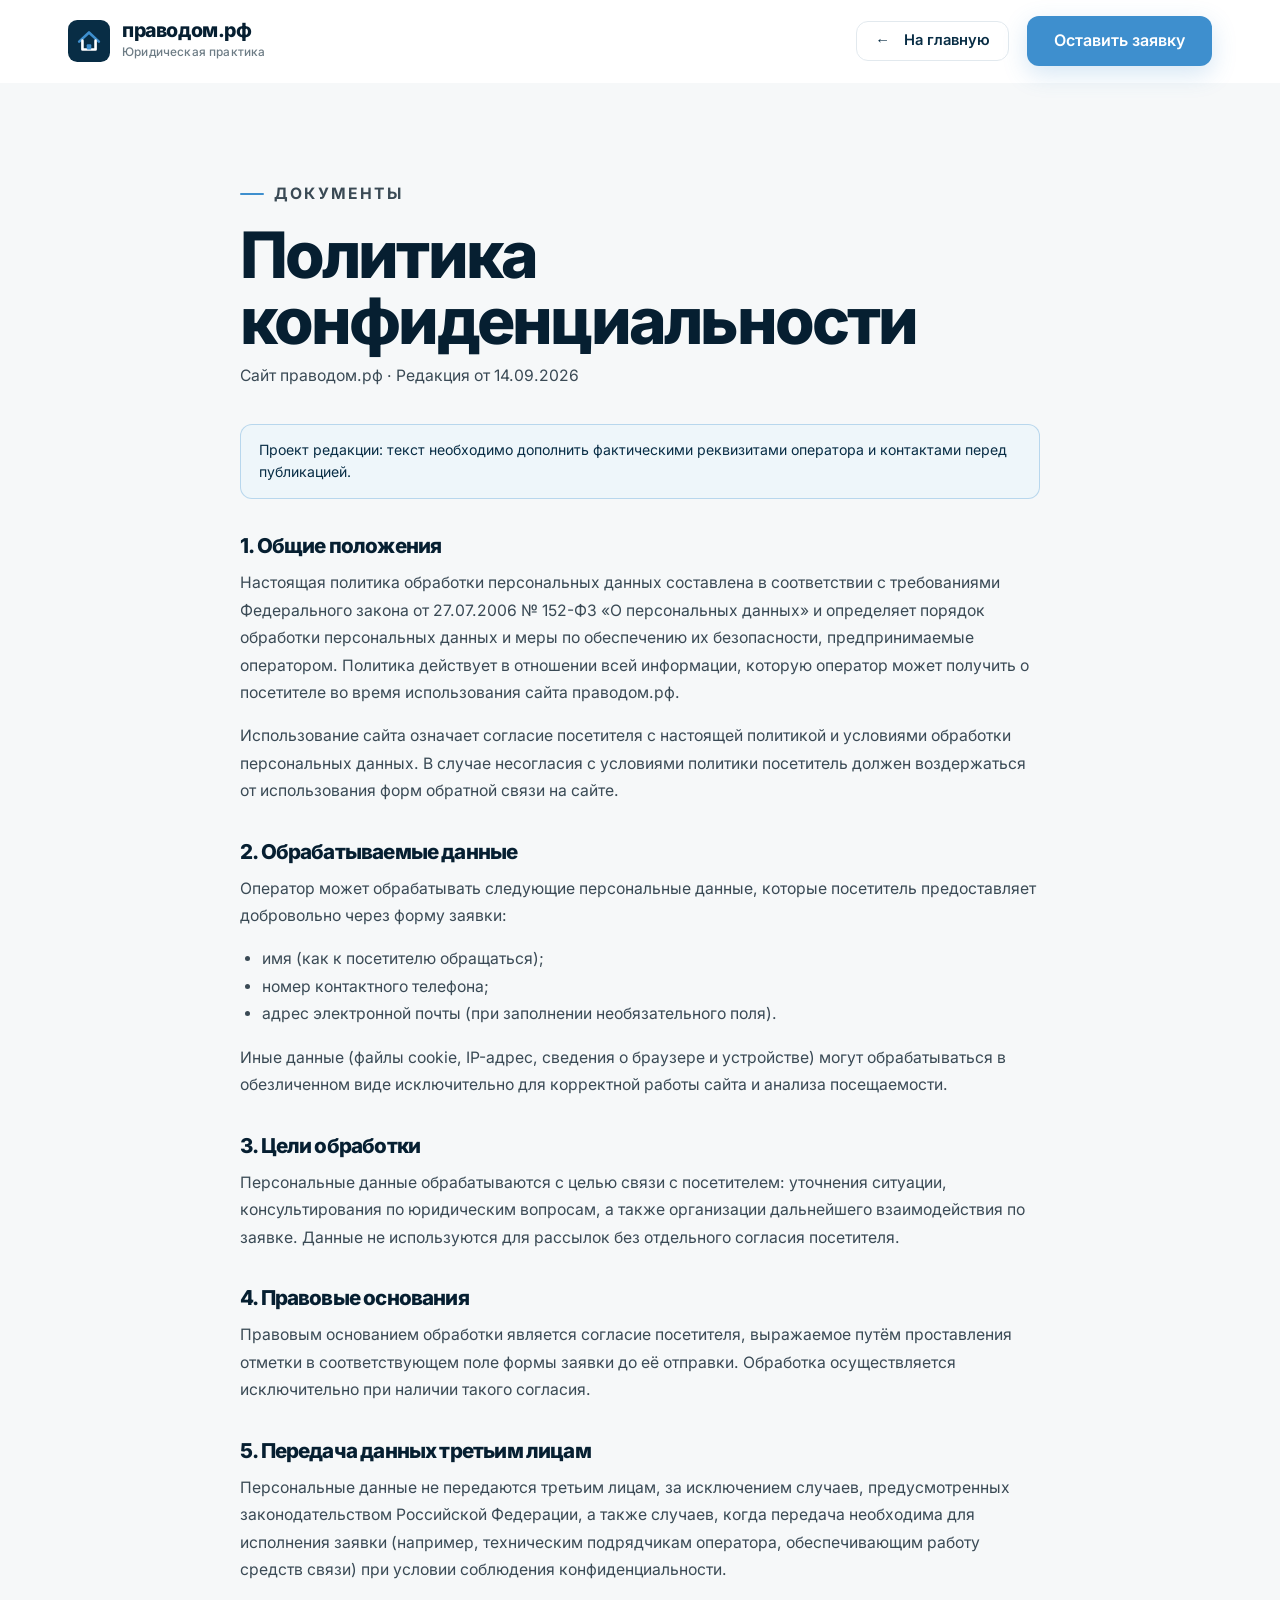
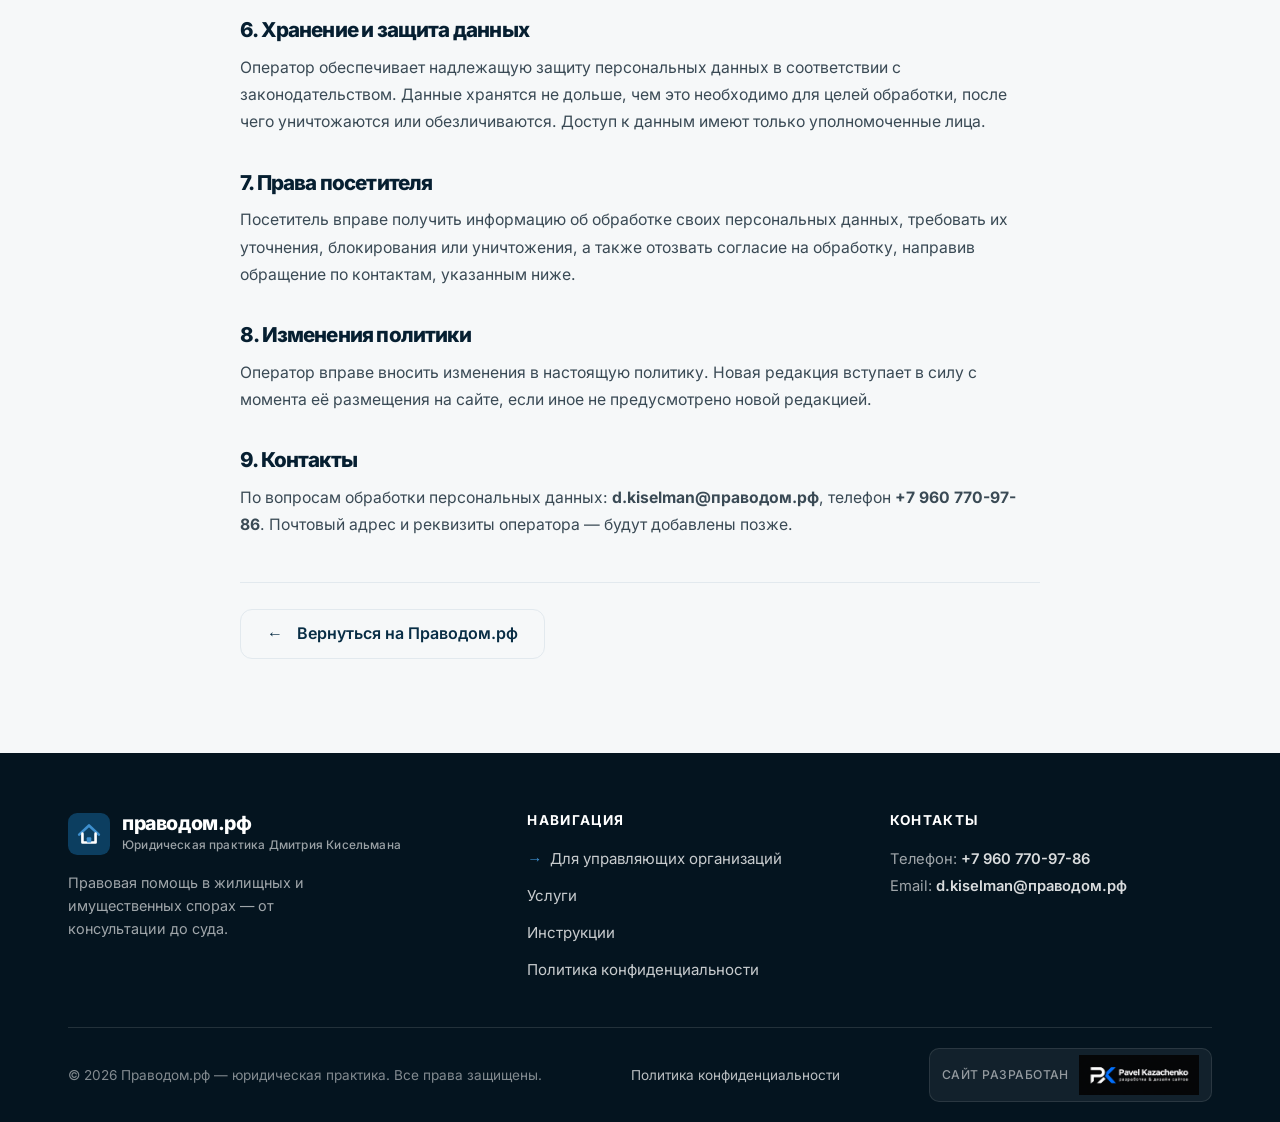
<file: privacy.html>
<!DOCTYPE html>
<html lang="ru">
<head>
  <meta charset="UTF-8">
  <meta name="viewport" content="width=device-width, initial-scale=1.0">
  <title>Политика конфиденциальности — Праводом.рф</title>
  <meta name="description" content="Политика конфиденциальности сайта Праводом.рф — юридическая практика.">
  <link rel="icon" type="image/svg+xml" href="assets/favicon.svg">
  <link rel="stylesheet" href="assets/fonts/fonts.css">
  <link rel="stylesheet" href="assets/style.css">
  <script src="https://challenges.cloudflare.com/turnstile/v0/api.js" async defer></script>
  <!-- ================= Security Headers (через meta) ================= -->
  <meta http-equiv="Content-Security-Policy" content="default-src 'self'; script-src 'self' 'unsafe-inline' https://challenges.cloudflare.com https://www.googletagmanager.com https://mc.yandex.ru; style-src 'self' 'unsafe-inline' https://challenges.cloudflare.com; img-src 'self' data: blob: https://mc.yandex.ru https://www.google-analytics.com; font-src 'self' data:; connect-src 'self' https://pravodom-lead.paffnyters.workers.dev https://challenges.cloudflare.com https://ncuthxvxiwghjgduchhc.supabase.co https://mc.yandex.ru https://www.google-analytics.com https://www.googletagmanager.com; frame-src https://challenges.cloudflare.com; object-src 'none'; base-uri 'self'; form-action 'self'; frame-ancestors 'none';">
  <meta name="referrer" content="strict-origin-when-cross-origin">
  <meta http-equiv="X-Content-Type-Options" content="nosniff">
  <meta name="color-scheme" content="light">
  <meta name="permissions-policy" content="camera=(), microphone=(), geolocation=(), payment=(), usb=(), magnetometer=(), gyroscope=(), accelerometer=(), interest-cohort=()">

  <!-- ================= Yandex.Metrika ================= -->
  <!-- Yandex.Metrika (счётчик 112861594) -->
  <script type="text/javascript">
    (function(m,e,t,r,i,k,a){m[i]=m[i]||function(){(m[i].a=m[i].a||[]).push(arguments)};
    m[i].l=1*new Date();
    for (var j = 0; j < document.scripts.length; j++) {if (document.scripts[j].src === r) { return; }}
    k=e.createElement(t),a=e.getElementsByTagName(t)[0],k.async=1,k.src=r,a.parentNode.insertBefore(k,a)})
    (window, document, "script", "https://mc.yandex.ru/metrika/tag.js", "ym");
    ym(112861594, "init", {
      clickmap:true,
      trackLinks:true,
      accurateTrackBounce:true,
      webvisor:true
    });
  </script>
  <noscript>
    <div><img src="https://mc.yandex.ru/watch/112861594" style="position:absolute; left:-9999px;" alt="" /></div>
  </noscript>

  <!-- ================= Google Analytics 4 ================= -->
  <!-- Google Analytics 4 (G-REN6XLHVDM) -->
  <script async src="https://www.googletagmanager.com/gtag/js?id=G-REN6XLHVDM"></script>
  <script>
    window.dataLayer = window.dataLayer || [];
    function gtag(){dataLayer.push(arguments);}
    gtag('js', new Date());
    gtag('config', 'G-REN6XLHVDM', { 'anonymize_ip': true });
  </script>

</head>
<body>

<!-- ================= ШАПКА ================= -->
<header class="header" id="top">
  <div class="container header__inner">
    <a class="brand" href="/" aria-label="Праводом.рф — на главную">
      <svg class="brand__mark" viewBox="0 0 64 64" aria-hidden="true">
        <rect width="64" height="64" rx="14" fill="#082D45"/>
        <path d="M17 33 L32 19 L47 33" fill="none" stroke="#3E8FCE" stroke-width="4" stroke-linecap="round" stroke-linejoin="round"/>
        <path d="M22 31.5 V45 H42 V31.5" fill="none" stroke="#FFFFFF" stroke-width="4" stroke-linecap="round" stroke-linejoin="round"/>
        <rect x="28.5" y="37" width="7" height="8" rx="1.5" fill="#3E8FCE"/>
      </svg>
      <span>
        <span class="brand__name">праводом.рф</span>
        <span class="brand__tag">Юридическая практика</span>
      </span>
    </a>
    <div class="header__right">
      <a class="btn btn--outline btn--sm" href="/"><span class="arr" style="transform:none">←</span>&nbsp;На главную</a>
      <button class="btn btn--primary" type="button" data-modal-open>Оставить заявку</button>
      <button class="nav-toggle" type="button" aria-label="Открыть меню" aria-expanded="false"><span></span></button>
    </div>
  </div>
  <div class="mobile-menu">
    <a href="/">Главная</a>
    <a href="/zalyv/">Залив квартиры</a>
    <a href="/dtp/">Юрист после ДТП</a>
    <a href="/zhilishchnye-spory/">Жилищные споры</a>
    <a href="/dolgi/">Для управляющих организаций</a>
    <a href="#yurist">О юристе</a>
    <a href="tel:+79607709786">+7 960 770-97-86</a>
    <button class="btn btn--primary" type="button" data-modal-open>Оставить заявку</button>
  </div>
</header>

<main>
  <section class="section">
    <div class="container">
      <article class="article">
        <p class="eyebrow">Документы</p>
        <h1>Политика конфиденциальности</h1>
        <p class="article__meta">Сайт праводом.рф · Редакция от 14.09.2026</p>

        <!-- ЗАГЛУШКА: текст ниже — рабочий шаблон. Перед публикацией
             рекомендуется выверить его под фактические процессы обработки
             данных и реквизиты оператора. -->
        <div class="draft-note">
          Проект редакции: текст необходимо дополнить фактическими реквизитами оператора и контактами перед публикацией.
        </div>

        <h2>1. Общие положения</h2>
        <p>Настоящая политика обработки персональных данных составлена в соответствии с требованиями Федерального закона от 27.07.2006 № 152-ФЗ «О персональных данных» и определяет порядок обработки персональных данных и меры по обеспечению их безопасности, предпринимаемые оператором. Политика действует в отношении всей информации, которую оператор может получить о посетителе во время использования сайта праводом.рф.</p>
        <p>Использование сайта означает согласие посетителя с настоящей политикой и условиями обработки персональных данных. В случае несогласия с условиями политики посетитель должен воздержаться от использования форм обратной связи на сайте.</p>

        <h2>2. Обрабатываемые данные</h2>
        <p>Оператор может обрабатывать следующие персональные данные, которые посетитель предоставляет добровольно через форму заявки:</p>
        <ul>
          <li>имя (как к посетителю обращаться);</li>
          <li>номер контактного телефона;</li>
          <li>адрес электронной почты (при заполнении необязательного поля).</li>
        </ul>
        <p>Иные данные (файлы cookie, IP-адрес, сведения о браузере и устройстве) могут обрабатываться в обезличенном виде исключительно для корректной работы сайта и анализа посещаемости.</p>

        <h2>3. Цели обработки</h2>
        <p>Персональные данные обрабатываются с целью связи с посетителем: уточнения ситуации, консультирования по юридическим вопросам, а также организации дальнейшего взаимодействия по заявке. Данные не используются для рассылок без отдельного согласия посетителя.</p>

        <h2>4. Правовые основания</h2>
        <p>Правовым основанием обработки является согласие посетителя, выражаемое путём проставления отметки в соответствующем поле формы заявки до её отправки. Обработка осуществляется исключительно при наличии такого согласия.</p>

        <h2>5. Передача данных третьим лицам</h2>
        <p>Персональные данные не передаются третьим лицам, за исключением случаев, предусмотренных законодательством Российской Федерации, а также случаев, когда передача необходима для исполнения заявки (например, техническим подрядчикам оператора, обеспечивающим работу средств связи) при условии соблюдения конфиденциальности.</p>

        <h2>6. Хранение и защита данных</h2>
        <p>Оператор обеспечивает надлежащую защиту персональных данных в соответствии с законодательством. Данные хранятся не дольше, чем это необходимо для целей обработки, после чего уничтожаются или обезличиваются. Доступ к данным имеют только уполномоченные лица.</p>

        <h2>7. Права посетителя</h2>
        <p>Посетитель вправе получить информацию об обработке своих персональных данных, требовать их уточнения, блокирования или уничтожения, а также отозвать согласие на обработку, направив обращение по контактам, указанным ниже.</p>

        <h2>8. Изменения политики</h2>
        <p>Оператор вправе вносить изменения в настоящую политику. Новая редакция вступает в силу с момента её размещения на сайте, если иное не предусмотрено новой редакцией.</p>

        <h2>9. Контакты</h2>
        <!-- TODO: заменить контактные данные-заглушки на реальные -->
        <p>По вопросам обработки персональных данных: <b>d.kiselman@праводом.рф</b>, телефон <b>+7 960 770-97-86</b>. Почтовый адрес и реквизиты оператора — будут добавлены позже.</p>

        <div class="article__back">
          <a class="btn btn--outline" href="/"><span class="arr" style="transform:none">←</span>&nbsp;Вернуться на Праводом.рф</a>
        </div>
      </article>
    </div>
  </section>
</main>

<!-- ================= ФУТЕР ================= -->
<footer class="footer">
  <div class="container">
    <div class="footer__grid">
      <div>
        <a class="brand" href="/" aria-label="Праводом.рф — на главную">
          <svg class="brand__mark" viewBox="0 0 64 64" aria-hidden="true">
            <rect width="64" height="64" rx="14" fill="#0C3E60"/>
            <path d="M17 33 L32 19 L47 33" fill="none" stroke="#3E8FCE" stroke-width="4" stroke-linecap="round" stroke-linejoin="round"/>
            <path d="M22 31.5 V45 H42 V31.5" fill="none" stroke="#FFFFFF" stroke-width="4" stroke-linecap="round" stroke-linejoin="round"/>
            <rect x="28.5" y="37" width="7" height="8" rx="1.5" fill="#3E8FCE"/>
          </svg>
          <span>
            <span class="brand__name">праводом.рф</span>
            <span class="brand__tag">Юридическая практика Дмитрия Кисельмана</span>
          </span>
        </a>
        <p class="footer__desc">Правовая помощь в жилищных и имущественных спорах — от консультации до суда.</p>
      </div>
      <div>
        <h3 class="footer__title">Навигация</h3>
        <ul class="footer__links">
          <li><a href="dolgi/"><span class="arr">→</span> Для управляющих организаций</a></li>
          <li><a href="index.html#uslugi">Услуги</a></li>
          <li><a href="index.html#instrukcii">Инструкции</a></li>
          <li><a href="privacy.html">Политика конфиденциальности</a></li>
        </ul>
      </div>
      <div>
        <h3 class="footer__title">Контакты</h3>
        <!-- TODO: добавить реальные контакты и реквизиты, когда они будут готовы -->
        <p class="footer__contacts">
          Телефон: <b>+7 960 770-97-86</b><br>
          Email: <b>d.kiselman@праводом.рф</b>
        </p>
      </div>
    </div>
    <div class="footer__bottom">
      <span>© 2026 Праводом.рф — юридическая практика. Все права защищены.</span><a href="privacy.html">Политика конфиденциальности</a>      <div class="footer__dev">
        <span class="footer__dev-label">Сайт разработан</span>
        <a class="footer__dev-link" href="mailto:paffnytersk@gmail.com" title="Заказать такой сайт">
          <img class="footer__dev-logo" src="assets/pk-logo.png" alt="PK — разработка сайтов" loading="lazy" width="60" height="30">
        </a>
      </div>
    </div>
  </div>
</footer>

<!-- Модальное окно заявки (та же единая форма) -->
<div class="modal" id="zayavka" role="dialog" aria-modal="true" aria-labelledby="zayavka-title" hidden>
  <div class="modal__card" data-modal-card>
    <button class="modal__close" type="button" data-modal-close aria-label="Закрыть окно">×</button>

    <div data-form-wrap>
      <h3 class="modal__title" id="zayavka-title">Оставить заявку</h3>
      <p class="modal__sub">Оставьте контакты — свяжемся и уточним ситуацию.</p>

      <form class="form" id="lead-form" novalidate>
        <div class="hp" aria-hidden="true">
          <label>Сайт (не заполнять)<input type="text" name="website" tabindex="-1" autocomplete="off"></label>
        </div>

        <div class="field">
          <label for="f-name">Как к вам обращаться? <span class="req">*</span></label>
          <input type="text" id="f-name" name="name" placeholder="Имя" autocomplete="name" required>
          <small class="field__err">Укажите, как к вам обращаться</small>
        </div>

        <div class="field">
          <label for="f-phone">Номер телефона <span class="req">*</span></label>
          <input type="tel" id="f-phone" name="phone" placeholder="+7 (___) ___-__-__" inputmode="tel" autocomplete="tel" required>
          <small class="field__err">Укажите корректный номер телефона</small>
        </div>

        <div class="field">
          <label for="f-email">Email <span style="color:var(--muted);font-weight:500">(необязательно)</span></label>
          <input type="email" id="f-email" name="email" placeholder="mail@example.ru" autocomplete="email">
          <small class="field__err">Проверьте адрес электронной почты</small>
        </div>
        <div class="field">
          <label for="f-service">Вид услуги <span class="req">*</span></label>
          <select id="f-service" name="service_type" required>
            <option value="">— выберите —</option>
            <option value="dolgi">Взыскание задолженности (для управляющих организаций)</option>
            <option value="zalyv">Залив квартиры</option>
            <option value="dtp">ДТП</option>
            <option value="zhilishchnye-spory">Жилищные споры</option>
            <option value="other" selected>Другое / не уверен</option>
          </select>
          <small class="field__err">Укажите вид услуги</small>
        </div>

        <div class="field">
          <label for="f-comment">Комментарий <span style="color:var(--muted);font-weight:500">(необязательно)</span></label>
          <textarea id="f-comment" name="comment" placeholder="Кратко опишите ситуацию" rows="3"></textarea>
        </div>


        <label class="consent">
          <input type="checkbox" id="f-consent" name="consent" required>
          <span class="box"><svg viewBox="0 0 24 24" fill="none" stroke="currentColor" stroke-width="3" stroke-linecap="round" stroke-linejoin="round" aria-hidden="true"><path d="M4.5 12.5l4.5 4.5L19.5 7"/></svg></span>
          <span class="consent__text">Соглашаюсь на обработку персональных данных в&nbsp;соответствии с&nbsp;<a href="privacy.html" target="_blank" rel="noopener">политикой конфиденциальности</a>.</span>
        </label>

        <!-- TODO CAPTCHA: место для Cloudflare Turnstile (см. комментарии в main.js) -->
        <!-- Cloudflare Turnstile: анти-бот/анти-DDoS проверка -->
        <div class="cf-turnstile" data-sitekey="0x4AAAAAAE9_oedsHKGV35CN" data-theme="light"></div>

        <button class="btn btn--primary form__submit" type="submit" disabled>Отправить заявку</button>
        <p class="form__note">Нажимая «Отправить заявку», вы соглашаетесь на обработку персональных данных.</p>
      </form>
    </div>

    <div class="form-success" data-success hidden>
      <div class="form-success__icon">
        <svg viewBox="0 0 24 24" fill="none" stroke="currentColor" stroke-width="2.2" stroke-linecap="round" stroke-linejoin="round" aria-hidden="true"><path d="M4.5 12.5l4.5 4.5L19.5 7"/></svg>
      </div>
      <h3>Заявка отправлена</h3>
      <p>Мы свяжемся с вами и уточним ситуацию. Обычно отвечаем в течение рабочего дня.</p>
      <button class="btn btn--outline" type="button" data-modal-close>Хорошо</button>
    </div>
  </div>
</div>

<script src="assets/main.js" defer></script>
</body>
</html>
</file>
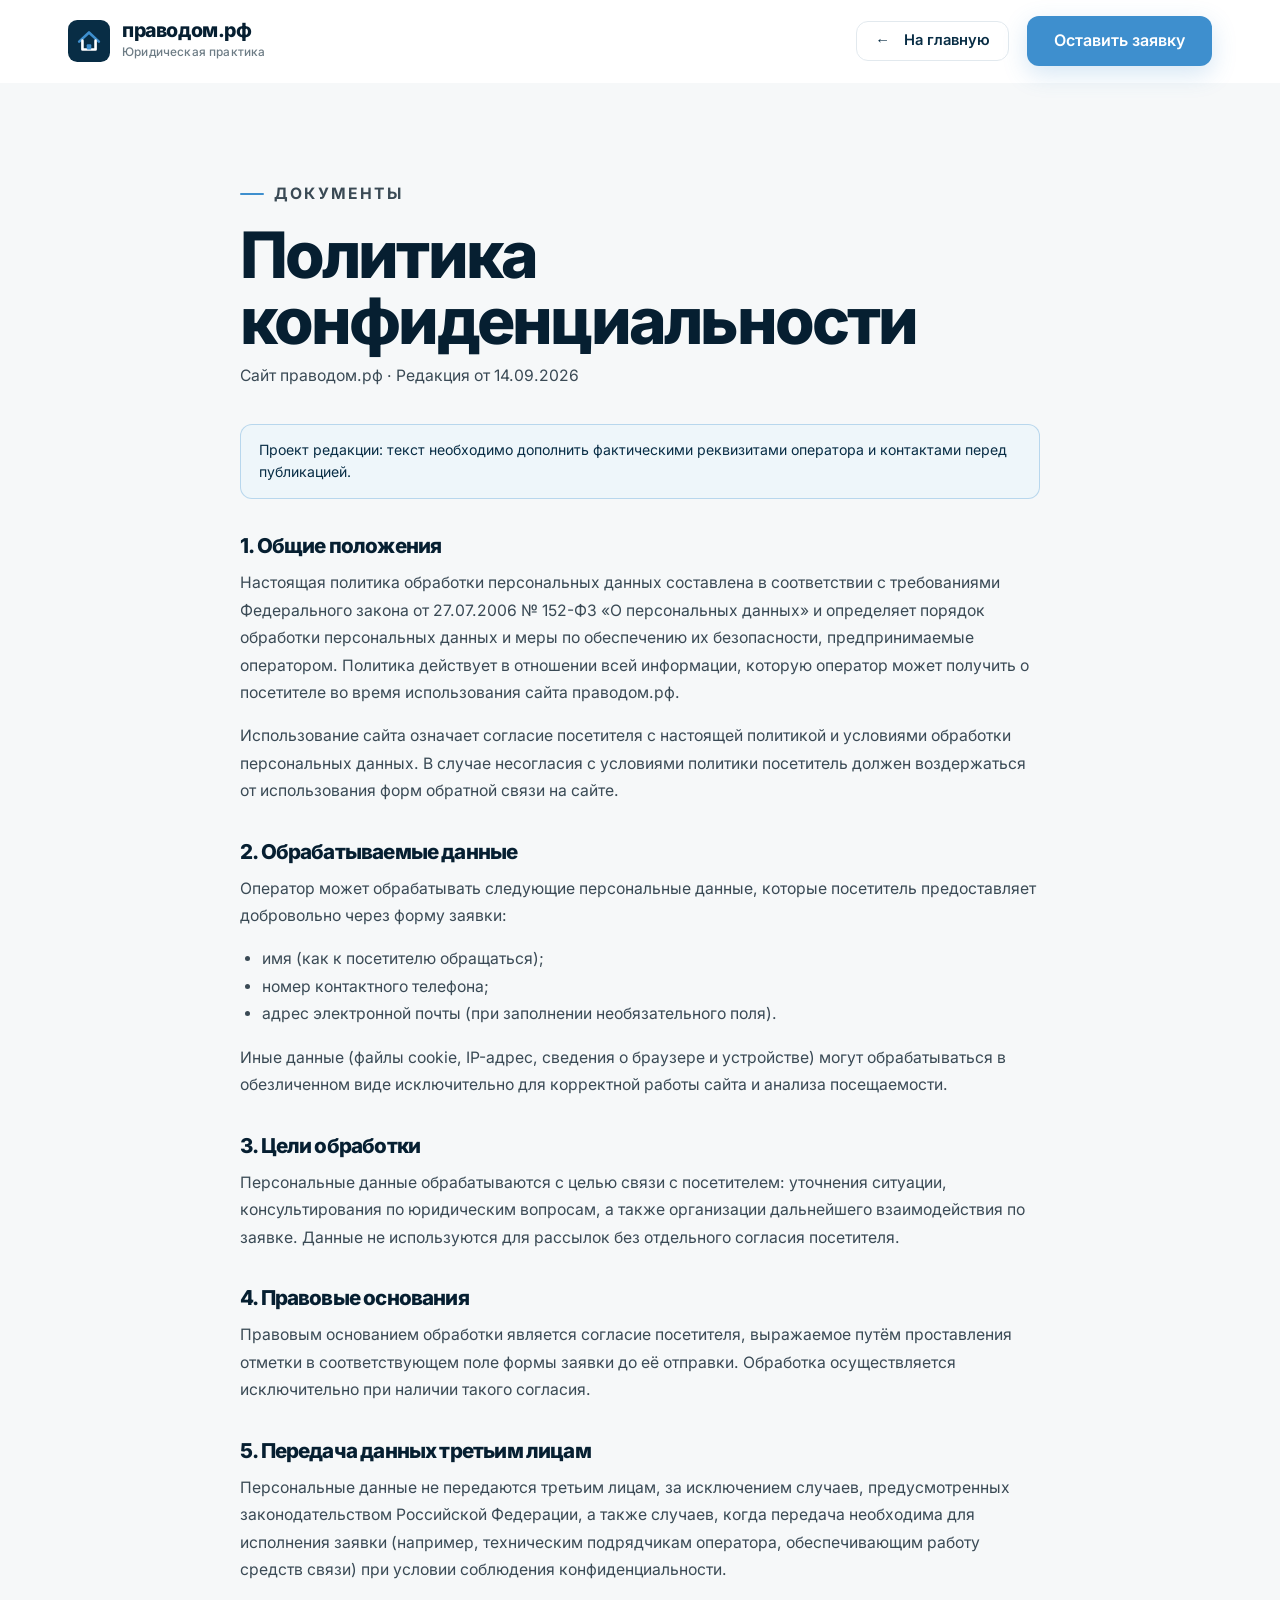
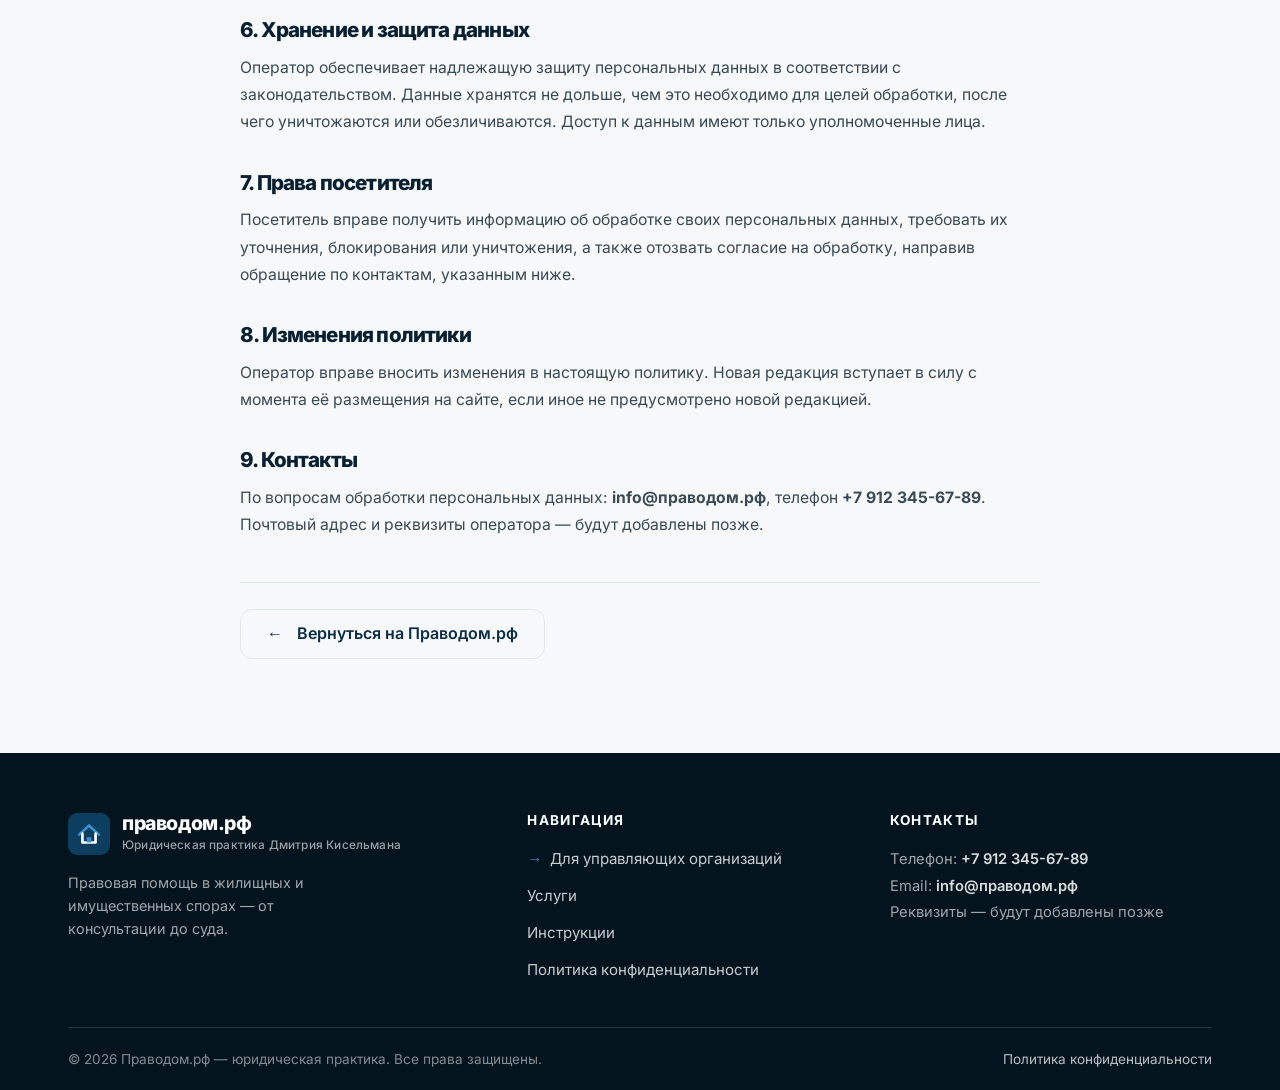
<file: сайтт/privacy.html>
<!DOCTYPE html>
<html lang="ru">
<head>
  <meta charset="UTF-8">
  <meta name="viewport" content="width=device-width, initial-scale=1.0">
  <title>Политика конфиденциальности — Праводом.рф</title>
  <meta name="description" content="Политика конфиденциальности сайта Праводом.рф — юридическая практика.">
  <link rel="icon" type="image/svg+xml" href="assets/favicon.svg">
  <link rel="stylesheet" href="assets/fonts/fonts.css">
  <link rel="stylesheet" href="assets/style.css">
</head>
<body>

<!-- ================= ШАПКА ================= -->
<header class="header" id="top">
  <div class="container header__inner">
    <a class="brand" href="index.html" aria-label="Праводом.рф — на главную">
      <svg class="brand__mark" viewBox="0 0 64 64" aria-hidden="true">
        <rect width="64" height="64" rx="14" fill="#082D45"/>
        <path d="M17 33 L32 19 L47 33" fill="none" stroke="#3E8FCE" stroke-width="4" stroke-linecap="round" stroke-linejoin="round"/>
        <path d="M22 31.5 V45 H42 V31.5" fill="none" stroke="#FFFFFF" stroke-width="4" stroke-linecap="round" stroke-linejoin="round"/>
        <rect x="28.5" y="37" width="7" height="8" rx="1.5" fill="#3E8FCE"/>
      </svg>
      <span>
        <span class="brand__name">праводом.рф</span>
        <span class="brand__tag">Юридическая практика</span>
      </span>
    </a>
    <div class="header__right">
      <a class="btn btn--outline btn--sm" href="index.html"><span class="arr" style="transform:none">←</span>&nbsp;На главную</a>
      <button class="btn btn--primary" type="button" data-modal-open>Оставить заявку</button>
      <button class="nav-toggle" type="button" aria-label="Открыть меню" aria-expanded="false"><span></span></button>
    </div>
  </div>
  <div class="mobile-menu">
    <a href="index.html">Главная страница</a>
    <a href="dolgi/index.html">Для управляющих организаций</a>
    <button class="btn btn--primary" type="button" data-modal-open>Оставить заявку</button>
  </div>
</header>

<main>
  <section class="section">
    <div class="container">
      <article class="article">
        <p class="eyebrow">Документы</p>
        <h1>Политика конфиденциальности</h1>
        <p class="article__meta">Сайт праводом.рф · Редакция от 14.09.2026</p>

        <!-- ЗАГЛУШКА: текст ниже — рабочий шаблон. Перед публикацией
             рекомендуется выверить его под фактические процессы обработки
             данных и реквизиты оператора. -->
        <div class="draft-note">
          Проект редакции: текст необходимо дополнить фактическими реквизитами оператора и контактами перед публикацией.
        </div>

        <h2>1. Общие положения</h2>
        <p>Настоящая политика обработки персональных данных составлена в соответствии с требованиями Федерального закона от 27.07.2006 № 152-ФЗ «О персональных данных» и определяет порядок обработки персональных данных и меры по обеспечению их безопасности, предпринимаемые оператором. Политика действует в отношении всей информации, которую оператор может получить о посетителе во время использования сайта праводом.рф.</p>
        <p>Использование сайта означает согласие посетителя с настоящей политикой и условиями обработки персональных данных. В случае несогласия с условиями политики посетитель должен воздержаться от использования форм обратной связи на сайте.</p>

        <h2>2. Обрабатываемые данные</h2>
        <p>Оператор может обрабатывать следующие персональные данные, которые посетитель предоставляет добровольно через форму заявки:</p>
        <ul>
          <li>имя (как к посетителю обращаться);</li>
          <li>номер контактного телефона;</li>
          <li>адрес электронной почты (при заполнении необязательного поля).</li>
        </ul>
        <p>Иные данные (файлы cookie, IP-адрес, сведения о браузере и устройстве) могут обрабатываться в обезличенном виде исключительно для корректной работы сайта и анализа посещаемости.</p>

        <h2>3. Цели обработки</h2>
        <p>Персональные данные обрабатываются с целью связи с посетителем: уточнения ситуации, консультирования по юридическим вопросам, а также организации дальнейшего взаимодействия по заявке. Данные не используются для рассылок без отдельного согласия посетителя.</p>

        <h2>4. Правовые основания</h2>
        <p>Правовым основанием обработки является согласие посетителя, выражаемое путём проставления отметки в соответствующем поле формы заявки до её отправки. Обработка осуществляется исключительно при наличии такого согласия.</p>

        <h2>5. Передача данных третьим лицам</h2>
        <p>Персональные данные не передаются третьим лицам, за исключением случаев, предусмотренных законодательством Российской Федерации, а также случаев, когда передача необходима для исполнения заявки (например, техническим подрядчикам оператора, обеспечивающим работу средств связи) при условии соблюдения конфиденциальности.</p>

        <h2>6. Хранение и защита данных</h2>
        <p>Оператор обеспечивает надлежащую защиту персональных данных в соответствии с законодательством. Данные хранятся не дольше, чем это необходимо для целей обработки, после чего уничтожаются или обезличиваются. Доступ к данным имеют только уполномоченные лица.</p>

        <h2>7. Права посетителя</h2>
        <p>Посетитель вправе получить информацию об обработке своих персональных данных, требовать их уточнения, блокирования или уничтожения, а также отозвать согласие на обработку, направив обращение по контактам, указанным ниже.</p>

        <h2>8. Изменения политики</h2>
        <p>Оператор вправе вносить изменения в настоящую политику. Новая редакция вступает в силу с момента её размещения на сайте, если иное не предусмотрено новой редакцией.</p>

        <h2>9. Контакты</h2>
        <!-- TODO: заменить контактные данные-заглушки на реальные -->
        <p>По вопросам обработки персональных данных: <b>info@праводом.рф</b>, телефон <b>+7 912 345-67-89</b>. Почтовый адрес и реквизиты оператора — будут добавлены позже.</p>

        <div class="article__back">
          <a class="btn btn--outline" href="index.html"><span class="arr" style="transform:none">←</span>&nbsp;Вернуться на Праводом.рф</a>
        </div>
      </article>
    </div>
  </section>
</main>

<!-- ================= ФУТЕР ================= -->
<footer class="footer">
  <div class="container">
    <div class="footer__grid">
      <div>
        <a class="brand" href="index.html" aria-label="Праводом.рф — на главную">
          <svg class="brand__mark" viewBox="0 0 64 64" aria-hidden="true">
            <rect width="64" height="64" rx="14" fill="#0C3E60"/>
            <path d="M17 33 L32 19 L47 33" fill="none" stroke="#3E8FCE" stroke-width="4" stroke-linecap="round" stroke-linejoin="round"/>
            <path d="M22 31.5 V45 H42 V31.5" fill="none" stroke="#FFFFFF" stroke-width="4" stroke-linecap="round" stroke-linejoin="round"/>
            <rect x="28.5" y="37" width="7" height="8" rx="1.5" fill="#3E8FCE"/>
          </svg>
          <span>
            <span class="brand__name">праводом.рф</span>
            <span class="brand__tag">Юридическая практика Дмитрия Кисельмана</span>
          </span>
        </a>
        <p class="footer__desc">Правовая помощь в жилищных и имущественных спорах — от консультации до суда.</p>
      </div>
      <div>
        <h3 class="footer__title">Навигация</h3>
        <ul class="footer__links">
          <li><a href="dolgi/index.html"><span class="arr">→</span> Для управляющих организаций</a></li>
          <li><a href="index.html#uslugi">Услуги</a></li>
          <li><a href="index.html#instrukcii">Инструкции</a></li>
          <li><a href="privacy.html">Политика конфиденциальности</a></li>
        </ul>
      </div>
      <div>
        <h3 class="footer__title">Контакты</h3>
        <!-- TODO: добавить реальные контакты и реквизиты, когда они будут готовы -->
        <p class="footer__contacts">
          Телефон: <b>+7 912 345-67-89</b><br>
          Email: <b>info@праводом.рф</b><br>
          Реквизиты — будут добавлены позже
        </p>
      </div>
    </div>
    <div class="footer__bottom">
      <span>© 2026 Праводом.рф — юридическая практика. Все права защищены.</span>
      <a href="privacy.html">Политика конфиденциальности</a>
    </div>
  </div>
</footer>

<!-- Модальное окно заявки (та же единая форма) -->
<div class="modal" id="zayavka" role="dialog" aria-modal="true" aria-labelledby="zayavka-title" hidden>
  <div class="modal__card" data-modal-card>
    <button class="modal__close" type="button" data-modal-close aria-label="Закрыть окно">×</button>

    <div data-form-wrap>
      <h3 class="modal__title" id="zayavka-title">Оставить заявку</h3>
      <p class="modal__sub">Оставьте контакты — свяжемся и уточним ситуацию.</p>

      <form class="form" id="lead-form" novalidate>
        <div class="hp" aria-hidden="true">
          <label>Сайт (не заполнять)<input type="text" name="website" tabindex="-1" autocomplete="off"></label>
        </div>

        <div class="field">
          <label for="f-name">Как к вам обращаться? <span class="req">*</span></label>
          <input type="text" id="f-name" name="name" placeholder="Имя" autocomplete="name" required>
          <small class="field__err">Укажите, как к вам обращаться</small>
        </div>

        <div class="field">
          <label for="f-phone">Номер телефона <span class="req">*</span></label>
          <input type="tel" id="f-phone" name="phone" placeholder="+7 (___) ___-__-__" inputmode="tel" autocomplete="tel" required>
          <small class="field__err">Укажите корректный номер телефона</small>
        </div>

        <div class="field">
          <label for="f-email">Email <span style="color:var(--muted);font-weight:500">(необязательно)</span></label>
          <input type="email" id="f-email" name="email" placeholder="mail@example.com" autocomplete="email">
          <small class="field__err">Проверьте адрес электронной почты</small>
        </div>

        <label class="consent">
          <input type="checkbox" id="f-consent" name="consent" required>
          <span class="box"><svg viewBox="0 0 24 24" fill="none" stroke="currentColor" stroke-width="3" stroke-linecap="round" stroke-linejoin="round" aria-hidden="true"><path d="M4.5 12.5l4.5 4.5L19.5 7"/></svg></span>
          <span class="consent__text">Соглашаюсь на обработку персональных данных в&nbsp;соответствии с&nbsp;<a href="privacy.html" target="_blank" rel="noopener">политикой конфиденциальности</a>.</span>
        </label>

        <!-- TODO CAPTCHA: место для Cloudflare Turnstile (см. комментарии в main.js) -->
        <button class="btn btn--primary form__submit" type="submit" disabled>Отправить заявку</button>
        <p class="form__note">Нажимая «Отправить заявку», вы соглашаетесь на обработку персональных данных.</p>
      </form>
    </div>

    <div class="form-success" data-success hidden>
      <div class="form-success__icon">
        <svg viewBox="0 0 24 24" fill="none" stroke="currentColor" stroke-width="2.2" stroke-linecap="round" stroke-linejoin="round" aria-hidden="true"><path d="M4.5 12.5l4.5 4.5L19.5 7"/></svg>
      </div>
      <h3>Заявка отправлена</h3>
      <p>Мы свяжемся с вами и уточним ситуацию. Обычно отвечаем в течение рабочего дня.</p>
      <button class="btn btn--outline" type="button" data-modal-close>Хорошо</button>
    </div>
  </div>
</div>

<script src="assets/main.js" defer></script>
</body>
</html>
</file>
<file: assets/fonts/fonts.css>
/* cyrillic-ext */
@font-face {
  font-family: 'Inter';
  font-style: normal;
  font-weight: 400;
  font-display: swap;
  src: url(ec84a3760f.woff2) format('woff2');
  unicode-range: U+0460-052F, U+1C80-1C8A, U+20B4, U+2DE0-2DFF, U+A640-A69F, U+FE2E-FE2F;
}
/* cyrillic */
@font-face {
  font-family: 'Inter';
  font-style: normal;
  font-weight: 400;
  font-display: swap;
  src: url(4ee8fc9834.woff2) format('woff2');
  unicode-range: U+0301, U+0400-045F, U+0490-0491, U+04B0-04B1, U+2116;
}
/* greek-ext */
@font-face {
  font-family: 'Inter';
  font-style: normal;
  font-weight: 400;
  font-display: swap;
  src: url(f55b8d3974.woff2) format('woff2');
  unicode-range: U+1F00-1FFF;
}
/* greek */
@font-face {
  font-family: 'Inter';
  font-style: normal;
  font-weight: 400;
  font-display: swap;
  src: url(eef1e49772.woff2) format('woff2');
  unicode-range: U+0370-0377, U+037A-037F, U+0384-038A, U+038C, U+038E-03A1, U+03A3-03FF;
}
/* vietnamese */
@font-face {
  font-family: 'Inter';
  font-style: normal;
  font-weight: 400;
  font-display: swap;
  src: url(983e909462.woff2) format('woff2');
  unicode-range: U+0102-0103, U+0110-0111, U+0128-0129, U+0168-0169, U+01A0-01A1, U+01AF-01B0, U+0300-0301, U+0303-0304, U+0308-0309, U+0323, U+0329, U+1EA0-1EF9, U+20AB;
}
/* latin-ext */
@font-face {
  font-family: 'Inter';
  font-style: normal;
  font-weight: 400;
  font-display: swap;
  src: url(395290514d.woff2) format('woff2');
  unicode-range: U+0100-02BA, U+02BD-02C5, U+02C7-02CC, U+02CE-02D7, U+02DD-02FF, U+0304, U+0308, U+0329, U+1D00-1DBF, U+1E00-1E9F, U+1EF2-1EFF, U+2020, U+20A0-20AB, U+20AD-20C0, U+2113, U+2C60-2C7F, U+A720-A7FF;
}
/* latin */
@font-face {
  font-family: 'Inter';
  font-style: normal;
  font-weight: 400;
  font-display: swap;
  src: url(567244088c.woff2) format('woff2');
  unicode-range: U+0000-00FF, U+0131, U+0152-0153, U+02BB-02BC, U+02C6, U+02DA, U+02DC, U+0304, U+0308, U+0329, U+2000-206F, U+20AC, U+2122, U+2191, U+2193, U+2212, U+2215, U+FEFF, U+FFFD;
}
/* cyrillic-ext */
@font-face {
  font-family: 'Inter';
  font-style: normal;
  font-weight: 500;
  font-display: swap;
  src: url(ec84a3760f.woff2) format('woff2');
  unicode-range: U+0460-052F, U+1C80-1C8A, U+20B4, U+2DE0-2DFF, U+A640-A69F, U+FE2E-FE2F;
}
/* cyrillic */
@font-face {
  font-family: 'Inter';
  font-style: normal;
  font-weight: 500;
  font-display: swap;
  src: url(4ee8fc9834.woff2) format('woff2');
  unicode-range: U+0301, U+0400-045F, U+0490-0491, U+04B0-04B1, U+2116;
}
/* greek-ext */
@font-face {
  font-family: 'Inter';
  font-style: normal;
  font-weight: 500;
  font-display: swap;
  src: url(f55b8d3974.woff2) format('woff2');
  unicode-range: U+1F00-1FFF;
}
/* greek */
@font-face {
  font-family: 'Inter';
  font-style: normal;
  font-weight: 500;
  font-display: swap;
  src: url(eef1e49772.woff2) format('woff2');
  unicode-range: U+0370-0377, U+037A-037F, U+0384-038A, U+038C, U+038E-03A1, U+03A3-03FF;
}
/* vietnamese */
@font-face {
  font-family: 'Inter';
  font-style: normal;
  font-weight: 500;
  font-display: swap;
  src: url(983e909462.woff2) format('woff2');
  unicode-range: U+0102-0103, U+0110-0111, U+0128-0129, U+0168-0169, U+01A0-01A1, U+01AF-01B0, U+0300-0301, U+0303-0304, U+0308-0309, U+0323, U+0329, U+1EA0-1EF9, U+20AB;
}
/* latin-ext */
@font-face {
  font-family: 'Inter';
  font-style: normal;
  font-weight: 500;
  font-display: swap;
  src: url(395290514d.woff2) format('woff2');
  unicode-range: U+0100-02BA, U+02BD-02C5, U+02C7-02CC, U+02CE-02D7, U+02DD-02FF, U+0304, U+0308, U+0329, U+1D00-1DBF, U+1E00-1E9F, U+1EF2-1EFF, U+2020, U+20A0-20AB, U+20AD-20C0, U+2113, U+2C60-2C7F, U+A720-A7FF;
}
/* latin */
@font-face {
  font-family: 'Inter';
  font-style: normal;
  font-weight: 500;
  font-display: swap;
  src: url(567244088c.woff2) format('woff2');
  unicode-range: U+0000-00FF, U+0131, U+0152-0153, U+02BB-02BC, U+02C6, U+02DA, U+02DC, U+0304, U+0308, U+0329, U+2000-206F, U+20AC, U+2122, U+2191, U+2193, U+2212, U+2215, U+FEFF, U+FFFD;
}
/* cyrillic-ext */
@font-face {
  font-family: 'Inter';
  font-style: normal;
  font-weight: 600;
  font-display: swap;
  src: url(ec84a3760f.woff2) format('woff2');
  unicode-range: U+0460-052F, U+1C80-1C8A, U+20B4, U+2DE0-2DFF, U+A640-A69F, U+FE2E-FE2F;
}
/* cyrillic */
@font-face {
  font-family: 'Inter';
  font-style: normal;
  font-weight: 600;
  font-display: swap;
  src: url(4ee8fc9834.woff2) format('woff2');
  unicode-range: U+0301, U+0400-045F, U+0490-0491, U+04B0-04B1, U+2116;
}
/* greek-ext */
@font-face {
  font-family: 'Inter';
  font-style: normal;
  font-weight: 600;
  font-display: swap;
  src: url(f55b8d3974.woff2) format('woff2');
  unicode-range: U+1F00-1FFF;
}
/* greek */
@font-face {
  font-family: 'Inter';
  font-style: normal;
  font-weight: 600;
  font-display: swap;
  src: url(eef1e49772.woff2) format('woff2');
  unicode-range: U+0370-0377, U+037A-037F, U+0384-038A, U+038C, U+038E-03A1, U+03A3-03FF;
}
/* vietnamese */
@font-face {
  font-family: 'Inter';
  font-style: normal;
  font-weight: 600;
  font-display: swap;
  src: url(983e909462.woff2) format('woff2');
  unicode-range: U+0102-0103, U+0110-0111, U+0128-0129, U+0168-0169, U+01A0-01A1, U+01AF-01B0, U+0300-0301, U+0303-0304, U+0308-0309, U+0323, U+0329, U+1EA0-1EF9, U+20AB;
}
/* latin-ext */
@font-face {
  font-family: 'Inter';
  font-style: normal;
  font-weight: 600;
  font-display: swap;
  src: url(395290514d.woff2) format('woff2');
  unicode-range: U+0100-02BA, U+02BD-02C5, U+02C7-02CC, U+02CE-02D7, U+02DD-02FF, U+0304, U+0308, U+0329, U+1D00-1DBF, U+1E00-1E9F, U+1EF2-1EFF, U+2020, U+20A0-20AB, U+20AD-20C0, U+2113, U+2C60-2C7F, U+A720-A7FF;
}
/* latin */
@font-face {
  font-family: 'Inter';
  font-style: normal;
  font-weight: 600;
  font-display: swap;
  src: url(567244088c.woff2) format('woff2');
  unicode-range: U+0000-00FF, U+0131, U+0152-0153, U+02BB-02BC, U+02C6, U+02DA, U+02DC, U+0304, U+0308, U+0329, U+2000-206F, U+20AC, U+2122, U+2191, U+2193, U+2212, U+2215, U+FEFF, U+FFFD;
}
/* cyrillic-ext */
@font-face {
  font-family: 'Inter';
  font-style: normal;
  font-weight: 700;
  font-display: swap;
  src: url(ec84a3760f.woff2) format('woff2');
  unicode-range: U+0460-052F, U+1C80-1C8A, U+20B4, U+2DE0-2DFF, U+A640-A69F, U+FE2E-FE2F;
}
/* cyrillic */
@font-face {
  font-family: 'Inter';
  font-style: normal;
  font-weight: 700;
  font-display: swap;
  src: url(4ee8fc9834.woff2) format('woff2');
  unicode-range: U+0301, U+0400-045F, U+0490-0491, U+04B0-04B1, U+2116;
}
/* greek-ext */
@font-face {
  font-family: 'Inter';
  font-style: normal;
  font-weight: 700;
  font-display: swap;
  src: url(f55b8d3974.woff2) format('woff2');
  unicode-range: U+1F00-1FFF;
}
/* greek */
@font-face {
  font-family: 'Inter';
  font-style: normal;
  font-weight: 700;
  font-display: swap;
  src: url(eef1e49772.woff2) format('woff2');
  unicode-range: U+0370-0377, U+037A-037F, U+0384-038A, U+038C, U+038E-03A1, U+03A3-03FF;
}
/* vietnamese */
@font-face {
  font-family: 'Inter';
  font-style: normal;
  font-weight: 700;
  font-display: swap;
  src: url(983e909462.woff2) format('woff2');
  unicode-range: U+0102-0103, U+0110-0111, U+0128-0129, U+0168-0169, U+01A0-01A1, U+01AF-01B0, U+0300-0301, U+0303-0304, U+0308-0309, U+0323, U+0329, U+1EA0-1EF9, U+20AB;
}
/* latin-ext */
@font-face {
  font-family: 'Inter';
  font-style: normal;
  font-weight: 700;
  font-display: swap;
  src: url(395290514d.woff2) format('woff2');
  unicode-range: U+0100-02BA, U+02BD-02C5, U+02C7-02CC, U+02CE-02D7, U+02DD-02FF, U+0304, U+0308, U+0329, U+1D00-1DBF, U+1E00-1E9F, U+1EF2-1EFF, U+2020, U+20A0-20AB, U+20AD-20C0, U+2113, U+2C60-2C7F, U+A720-A7FF;
}
/* latin */
@font-face {
  font-family: 'Inter';
  font-style: normal;
  font-weight: 700;
  font-display: swap;
  src: url(567244088c.woff2) format('woff2');
  unicode-range: U+0000-00FF, U+0131, U+0152-0153, U+02BB-02BC, U+02C6, U+02DA, U+02DC, U+0304, U+0308, U+0329, U+2000-206F, U+20AC, U+2122, U+2191, U+2193, U+2212, U+2215, U+FEFF, U+FFFD;
}
/* cyrillic-ext */
@font-face {
  font-family: 'Inter';
  font-style: normal;
  font-weight: 800;
  font-display: swap;
  src: url(ec84a3760f.woff2) format('woff2');
  unicode-range: U+0460-052F, U+1C80-1C8A, U+20B4, U+2DE0-2DFF, U+A640-A69F, U+FE2E-FE2F;
}
/* cyrillic */
@font-face {
  font-family: 'Inter';
  font-style: normal;
  font-weight: 800;
  font-display: swap;
  src: url(4ee8fc9834.woff2) format('woff2');
  unicode-range: U+0301, U+0400-045F, U+0490-0491, U+04B0-04B1, U+2116;
}
/* greek-ext */
@font-face {
  font-family: 'Inter';
  font-style: normal;
  font-weight: 800;
  font-display: swap;
  src: url(f55b8d3974.woff2) format('woff2');
  unicode-range: U+1F00-1FFF;
}
/* greek */
@font-face {
  font-family: 'Inter';
  font-style: normal;
  font-weight: 800;
  font-display: swap;
  src: url(eef1e49772.woff2) format('woff2');
  unicode-range: U+0370-0377, U+037A-037F, U+0384-038A, U+038C, U+038E-03A1, U+03A3-03FF;
}
/* vietnamese */
@font-face {
  font-family: 'Inter';
  font-style: normal;
  font-weight: 800;
  font-display: swap;
  src: url(983e909462.woff2) format('woff2');
  unicode-range: U+0102-0103, U+0110-0111, U+0128-0129, U+0168-0169, U+01A0-01A1, U+01AF-01B0, U+0300-0301, U+0303-0304, U+0308-0309, U+0323, U+0329, U+1EA0-1EF9, U+20AB;
}
/* latin-ext */
@font-face {
  font-family: 'Inter';
  font-style: normal;
  font-weight: 800;
  font-display: swap;
  src: url(395290514d.woff2) format('woff2');
  unicode-range: U+0100-02BA, U+02BD-02C5, U+02C7-02CC, U+02CE-02D7, U+02DD-02FF, U+0304, U+0308, U+0329, U+1D00-1DBF, U+1E00-1E9F, U+1EF2-1EFF, U+2020, U+20A0-20AB, U+20AD-20C0, U+2113, U+2C60-2C7F, U+A720-A7FF;
}
/* latin */
@font-face {
  font-family: 'Inter';
  font-style: normal;
  font-weight: 800;
  font-display: swap;
  src: url(567244088c.woff2) format('woff2');
  unicode-range: U+0000-00FF, U+0131, U+0152-0153, U+02BB-02BC, U+02C6, U+02DA, U+02DC, U+0304, U+0308, U+0329, U+2000-206F, U+20AC, U+2122, U+2191, U+2193, U+2212, U+2215, U+FEFF, U+FFFD;
}
</file>
<file: assets/style.css>
/* ============================================================
   ПРАВОДОМ.РФ — Юридическая практика
   Дизайн-система: тёмно-синий #082D45, CTA #3E8FCE, Inter
   ============================================================ */

:root{
  --navy-950:#04141F;
  --navy-900:#061F31;
  --navy-800:#082D45;
  --navy-700:#0C3E60;
  --cta:#3E8FCE;
  --cta-strong:#317CB6;
  --cta-deep:#26689B;
  --cta-soft:#E3F1FA;
  --bg:#F6F8F9;
  --bg-blue:#EEF6FA;
  --white:#FFFFFF;
  --text:#172733;
  --muted:#6D7C85;
  --line:#E2E9EE;
  --line-dark:rgba(255,255,255,.16);
  --ok:#2E9E6B;
  --radius:16px;
  --radius-lg:24px;
  --shadow-sm:0 1px 2px rgba(8,45,69,.05),0 3px 10px rgba(8,45,69,.06);
  --shadow-md:0 8px 28px rgba(8,45,69,.11);
  --shadow-lg:0 24px 60px rgba(4,20,31,.28);
  --font:'Inter',-apple-system,BlinkMacSystemFont,'Segoe UI',Roboto,'Helvetica Neue',Arial,sans-serif;
  --header-h:76px;
}

*,*::before,*::after{box-sizing:border-box}
html{scroll-behavior:smooth;scroll-padding-top:calc(var(--header-h) + 16px);-webkit-text-size-adjust:100%}
body{
  margin:0;
  font-family:var(--font);
  font-size:16px;line-height:1.6;
  color:var(--text);
  background:var(--white);
  -webkit-font-smoothing:antialiased;
  text-rendering:optimizeLegibility;
}

/* -------- Основной скроллбар страницы — в фирменном стиле -------- */
/* Firefox */
html{scrollbar-width:thin;scrollbar-color:rgba(62,143,206,.5) rgba(62,143,206,.08)}
/* WebKit (Chrome, Safari, Edge) */
::-webkit-scrollbar{width:10px;height:10px}
::-webkit-scrollbar-track{background:rgba(62,143,206,.06)}
::-webkit-scrollbar-thumb{
  background:linear-gradient(180deg,var(--cta) 0%,var(--cta-deep) 100%);
  border-radius:99px;
  border:2px solid transparent;
  background-clip:content-box;
  min-height:40px;
}
::-webkit-scrollbar-thumb:hover{
  background:linear-gradient(180deg,var(--cta-strong) 0%,var(--navy-700) 100%);
  background-clip:content-box;
  border:2px solid transparent;
}
::-webkit-scrollbar-corner{background:transparent}

/* Гарантия что [hidden] атрибут всегда скрывает элемент, даже если
   в CSS задан display: flex/block/etc. Без этого браузер может
   продолжать показывать элемент (например, калькулятор скидки). */
[hidden]{display:none !important}
img{max-width:100%;display:block}
a{color:var(--cta-deep);text-decoration:none}
a:hover{color:var(--cta-strong)}
p{margin:0 0 1em}
h1,h2,h3,h4{margin:0 0 .5em;line-height:1.15;font-weight:800;letter-spacing:-0.025em;color:var(--navy-900)}
h1{font-size:clamp(2.05rem,4.6vw,3.35rem);letter-spacing:-0.032em;line-height:1.07}
h2{font-size:clamp(1.55rem,3vw,2.3rem)}
h3{font-size:1.17rem;font-weight:700}
::selection{background:rgba(62,143,206,.25)}
:focus-visible{outline:2px solid var(--cta);outline-offset:2px;border-radius:4px}

.container{width:100%;max-width:1180px;margin:0 auto;padding:0 22px}
.section{padding:84px 0}
.section--tint{background:var(--bg)}
.section--blue{background:var(--bg-blue)}

/* -------- Кнопки -------- */
.btn{
  display:inline-flex;align-items:center;justify-content:center;gap:10px;
  padding:14px 26px;border-radius:11px;border:1px solid transparent;
  font-family:var(--font);font-size:1rem;font-weight:600;line-height:1.2;
  cursor:pointer;text-decoration:none;white-space:nowrap;
  transition:background .2s ease,border-color .2s ease,color .2s ease,transform .2s ease,box-shadow .2s ease;
}
.btn .arr{transition:transform .2s ease;font-weight:500}
.btn:hover .arr{transform:translateX(4px)}
.btn--primary{background:var(--cta);color:#fff;box-shadow:0 8px 22px rgba(62,143,206,.34)}
.btn--primary:hover{background:var(--cta-strong);color:#fff;transform:translateY(-1px);box-shadow:0 12px 26px rgba(62,143,206,.4)}
.btn--primary:active{transform:translateY(0)}
.btn--ghost{background:transparent;color:#fff;border-color:rgba(255,255,255,.45)}
.btn--ghost:hover{background:rgba(255,255,255,.12);border-color:rgba(255,255,255,.75);color:#fff}
.btn--dark{background:var(--navy-800);color:#fff}
.btn--dark:hover{background:var(--navy-700);color:#fff;transform:translateY(-1px)}
.btn--outline{background:transparent;color:var(--navy-800);border-color:var(--line)}
.btn--outline:hover{border-color:var(--cta);color:var(--cta-deep);background:var(--cta-soft)}
.btn--lg{padding:17px 34px;font-size:1.06rem;border-radius:12px}
.btn--sm{padding:10px 18px;font-size:.92rem;border-radius:9px}
/* КРИТИЧНО: неактивная кнопка отправки — серая */
.btn:disabled,.btn[disabled]{
  background:#C7D2D9 !important;color:#8A9BA6 !important;
  box-shadow:none !important;cursor:not-allowed;transform:none !important;border-color:transparent;
}

/* -------- Шапка -------- */
.header{
  position:sticky;top:0;z-index:60;background:rgba(255,255,255,.94);
  backdrop-filter:blur(10px);-webkit-backdrop-filter:blur(10px);
  border-bottom:1px solid transparent;transition:border-color .25s,box-shadow .25s;
}
.header.is-scrolled{border-bottom-color:var(--line);box-shadow:0 4px 20px rgba(8,45,69,.07)}
.header__inner{height:var(--header-h);display:flex;align-items:center;gap:28px}
.brand{display:flex;align-items:center;gap:12px;color:var(--navy-900);flex-shrink:0}
.brand:hover{color:var(--navy-800)}
.brand__mark{width:42px;height:42px;flex-shrink:0}
.brand__name{font-size:1.22rem;font-weight:800;letter-spacing:-0.02em;line-height:1.1;display:block}
.brand__tag{display:block;font-size:.74rem;font-weight:500;color:var(--muted);letter-spacing:.015em;margin-top:2px}
.nav{display:flex;align-items:center;gap:18px;margin-left:auto;flex-wrap:nowrap}
.nav__link{color:var(--text);font-weight:500;font-size:.92rem;position:relative;padding:6px 0;white-space:nowrap}
.nav__link::after{content:"";position:absolute;left:0;bottom:0;width:0;height:2px;background:var(--cta);border-radius:2px;transition:width .22s ease}
.nav__link:hover{color:var(--navy-800)}
.nav__link:hover::after{width:100%}
/* Активная страница в навигации */
.nav__link--active{color:var(--cta);font-weight:700}
.nav__link--active::after{width:100%}
.nav__link--active:hover{color:var(--cta-strong)}
.header__right{display:flex;align-items:center;gap:18px;margin-left:auto}
.nav + .header__right{margin-left:0}
.header__phone{display:flex;flex-direction:column;align-items:flex-end;line-height:1.25}
.header__phone b{font-size:.98rem;color:var(--navy-900);font-weight:700;white-space:nowrap}
.header__phone span{font-size:.72rem;color:var(--muted);white-space:nowrap}
.nav-toggle{display:none;width:44px;height:44px;border:1px solid var(--line);background:#fff;border-radius:10px;cursor:pointer;padding:0;align-items:center;justify-content:center}
.nav-toggle span,.nav-toggle span::before,.nav-toggle span::after{display:block;width:20px;height:2px;background:var(--navy-800);border-radius:2px;position:relative;transition:transform .25s,opacity .2s;content:""}
.nav-toggle span::before{position:absolute;top:-6px}
.nav-toggle span::after{position:absolute;top:6px}
body.nav-open .nav-toggle span{background:transparent}
body.nav-open .nav-toggle span::before{transform:translateY(6px) rotate(45deg)}
body.nav-open .nav-toggle span::after{transform:translateY(-6px) rotate(-45deg)}

.mobile-menu{display:none;border-top:1px solid var(--line);background:#fff;padding:14px 22px 22px}
.mobile-menu a{display:block;padding:12px 4px;font-weight:600;color:var(--navy-900);border-bottom:1px solid var(--line)}
.mobile-menu .btn{width:100%;margin-top:16px}
body.nav-open .mobile-menu{display:block}
body.nav-open{overflow:hidden}

/* -------- Hero -------- */
.hero{position:relative;color:#fff;overflow:hidden;background:var(--navy-900)}
.hero__bg{position:absolute;inset:0;background-size:cover;background-position:center}
.hero--main .hero__bg{background-image:linear-gradient(100deg,rgba(4,20,31,.92) 0%,rgba(6,31,49,.82) 45%,rgba(8,45,69,.55) 100%),url('img/hero.jpg')}
.hero--dolgi .hero__bg{background-image:linear-gradient(100deg,rgba(4,20,31,.94) 0%,rgba(6,31,49,.86) 50%,rgba(8,45,69,.62) 100%),url('img/city.jpg')}
.hero--flood .hero__bg{background-image:linear-gradient(100deg,rgba(4,20,31,.94) 0%,rgba(6,31,49,.86) 50%,rgba(8,45,69,.62) 100%),url('img/flood.jpg')}
.hero--crash .hero__bg{background-image:linear-gradient(100deg,rgba(4,20,31,.94) 0%,rgba(6,31,49,.86) 50%,rgba(8,45,69,.62) 100%),url('img/crash.jpg')}
.hero::after{content:"";position:absolute;left:0;right:0;bottom:0;height:120px;background:linear-gradient(180deg,transparent,rgba(4,20,31,.35));pointer-events:none}
.hero__inner{position:relative;z-index:2;padding:96px 0 108px;max-width:720px}
.hero--compact .hero__inner{padding:76px 0 88px;max-width:760px}
.hero__eyebrow{
  display:inline-flex;align-items:center;gap:10px;
  font-size:.8rem;font-weight:700;letter-spacing:.14em;text-transform:uppercase;
  color:#A8D0EC;margin:0 0 22px;
}
.hero__eyebrow::before{content:"";width:26px;height:2px;background:var(--cta);border-radius:2px}
.hero__title{color:#fff;margin-bottom:22px}
.hero__sub{font-size:clamp(1.02rem,1.5vw,1.2rem);line-height:1.65;color:rgba(255,255,255,.86);max-width:600px;margin-bottom:36px}
.hero__actions{display:flex;flex-wrap:wrap;gap:14px;margin-bottom:44px}
.hero__chips{display:flex;flex-wrap:wrap;gap:10px 28px;padding:0;margin:0;list-style:none}
.hero__chips li{display:flex;align-items:center;gap:9px;font-size:.9rem;color:rgba(255,255,255,.82);font-weight:500}
.hero__chips svg{width:19px;height:19px;color:var(--cta);flex-shrink:0}

/* -------- Заголовки секций -------- */
.sec-head{max-width:720px;margin-bottom:46px}
.sec-head--center{margin-left:auto;margin-right:auto;text-align:center}
.eyebrow{
  display:inline-flex;align-items:center;gap:10px;margin:0 0 14px;
  font-size:.78rem;font-weight:700;letter-spacing:.14em;text-transform:uppercase;color:var(--cta-deep);
}
.eyebrow::before{content:"";width:24px;height:2px;background:var(--cta);border-radius:2px}
.sec-head--center .eyebrow::after{content:"";width:24px;height:2px;background:var(--cta);border-radius:2px}
.sec-lead{font-size:1.08rem;color:var(--muted);margin-bottom:0}

/* -------- Карточки услуг -------- */
.cards{display:grid;grid-template-columns:repeat(4,1fr);gap:18px}
.card{
  position:relative;display:flex;flex-direction:column;gap:10px;
  background:#fff;border:1px solid var(--line);border-radius:var(--radius);
  padding:26px 24px 24px;transition:transform .25s ease,box-shadow .25s ease,border-color .25s ease;
}
.card:hover{transform:translateY(-4px);box-shadow:var(--shadow-md);border-color:rgba(62,143,206,.45)}
.card__icon{
  width:46px;height:46px;border-radius:12px;background:var(--bg-blue);color:var(--navy-800);
  display:flex;align-items:center;justify-content:center;margin-bottom:8px;
  transition:background .25s,color .25s;
}
.card:hover .card__icon{background:var(--navy-800);color:#fff}
.card__icon svg{width:24px;height:24px}
.card__title{font-size:1.08rem;margin:0 0 2px}
.card__text{font-size:.92rem;color:var(--muted);line-height:1.55;margin:0 0 6px;flex-grow:1}
/* Компактный список цен внутри карточки */
.card__price-list{
  list-style:none;padding:0;margin:8px 0 10px;
  display:flex;flex-direction:column;gap:6px;flex-grow:1;
}
.card__price-list li{
  display:flex;justify-content:space-between;align-items:baseline;gap:10px;
  font-size:.92rem;color:var(--navy-700);
  padding:6px 0;
  border-bottom:1px dashed rgba(8,45,69,.12);
  line-height:1.3;
}
.card__price-list li:last-child{border-bottom:none}
.card__price-list li b{
  color:var(--navy-900);
  font-weight:800;
  font-size:1rem;
  white-space:nowrap;
}
.card__link{
  display:inline-flex;align-items:center;gap:7px;font-size:.93rem;font-weight:600;color:var(--cta-deep);
  margin-top:auto;
}
.card__link .arr{transition:transform .2s ease}
.card__link:hover .arr{transform:translateX(4px)}
.card__btn{margin-top:auto;align-self:flex-start}

/* -------- Промо-блоки «Что делать прямо сейчас» -------- */
.promo{display:grid;grid-template-columns:1fr 1fr;gap:20px}
.promo__card{
  position:relative;border-radius:var(--radius-lg);overflow:hidden;color:#fff;
  min-height:320px;display:flex;align-items:flex-end;padding:38px 36px;
  background-size:cover;background-position:center;isolation:isolate;
  transition:transform .3s ease,box-shadow .3s ease;
}
.promo__card:hover{transform:translateY(-4px);box-shadow:var(--shadow-lg)}
.promo__card--flood{background-image:linear-gradient(200deg,rgba(4,20,31,.24) 0%,rgba(4,20,31,.86) 78%),url('img/flood.jpg')}
.promo__card--crash{background-image:linear-gradient(200deg,rgba(4,20,31,.24) 0%,rgba(4,20,31,.86) 78%),url('img/crash.jpg')}
.promo__card::before{content:"";position:absolute;inset:0;z-index:-1;background:rgba(4,20,31,.12);transition:background .3s}
.promo__card:hover::before{background:rgba(4,20,31,0)}
.promo__icon{width:46px;height:46px;border-radius:12px;background:rgba(255,255,255,.14);border:1px solid rgba(255,255,255,.25);display:flex;align-items:center;justify-content:center;margin-bottom:16px;backdrop-filter:blur(4px)}
.promo__icon svg{width:24px;height:24px}
.promo__title{font-size:clamp(1.4rem,2.2vw,1.8rem);color:#fff;margin-bottom:10px;letter-spacing:-0.02em}
.promo__text{color:rgba(255,255,255,.88);max-width:420px;margin-bottom:22px;font-size:.98rem}

/* -------- Инструкции (островки) -------- */
.guide{
  background:#fff;border:1px solid var(--line);border-radius:var(--radius-lg);
  padding:clamp(28px,4.5vw,52px);box-shadow:var(--shadow-sm);
}
.guide__head{max-width:760px;margin-bottom:36px}
.guide__warn{
  display:flex;gap:12px;align-items:flex-start;background:var(--bg-blue);
  border:1px solid rgba(62,143,206,.25);border-radius:12px;padding:14px 18px;
  font-size:.95rem;color:var(--navy-800);font-weight:500;margin:0 0 34px;
}
.guide__warn svg{width:20px;height:20px;color:var(--cta-deep);flex-shrink:0;margin-top:2px}
.steps{display:grid;grid-template-columns:repeat(3,1fr);gap:26px 22px;counter-reset:step}
.step{display:flex;flex-direction:column;gap:10px}
.step__num{
  width:38px;height:38px;border-radius:50%;background:var(--navy-800);color:#fff;
  display:flex;align-items:center;justify-content:center;font-weight:700;font-size:.95rem;flex-shrink:0;
}
.step__title{font-size:1.02rem;margin:0}
.step__text{font-size:.9rem;color:var(--muted);margin:0;line-height:1.55}
.guide__cta{display:flex;align-items:center;gap:18px;flex-wrap:wrap;margin-top:40px;padding-top:30px;border-top:1px solid var(--line)}
.guide__cta p{margin:0;font-size:.92rem;color:var(--muted)}

/* -------- Как мы работаем -------- */
.work{display:grid;grid-template-columns:300px 1fr;gap:44px;align-items:start}
.work__intro .sec-lead{margin-top:6px}
.workrow{display:grid;grid-template-columns:repeat(5,1fr);gap:16px;counter-reset:wstep}
.workstep{
  position:relative;background:#fff;border:1px solid var(--line);border-radius:var(--radius);
  padding:22px 18px;transition:transform .25s,box-shadow .25s,border-color .25s;
}
.workstep:hover{transform:translateY(-4px);box-shadow:var(--shadow-md);border-color:rgba(62,143,206,.45)}
.workstep__num{
  width:34px;height:34px;border-radius:50%;background:var(--cta-soft);color:var(--cta-deep);
  display:flex;align-items:center;justify-content:center;font-weight:800;font-size:.95rem;margin-bottom:14px;
}
.workstep__title{font-size:.99rem;margin:0 0 6px;line-height:1.3}
.workstep__text{font-size:.85rem;color:var(--muted);margin:0;line-height:1.5}
@media (min-width:1081px){
  .workstep:not(:last-child)::after{
    content:"→";position:absolute;right:-16px;top:24px;color:var(--cta);font-size:1.05rem;font-weight:700;z-index:2;
  }
}
/* -------- Блок «Работа с должниками» (УК) -------- */
.ukband{
  position:relative;border-radius:var(--radius-lg);overflow:hidden;color:#fff;isolation:isolate;
  background-image:linear-gradient(115deg,rgba(4,20,31,.95) 0%,rgba(6,31,49,.9) 55%,rgba(8,45,69,.72) 100%),url('img/city.jpg');
  background-size:cover;background-position:center;
  padding:clamp(36px,5vw,60px);
}
.ukband__grid{display:grid;grid-template-columns:1.15fr .85fr;gap:44px;align-items:center;position:relative;z-index:2}
.ukband .eyebrow{color:#A8D0EC}
.ukband__title{color:#fff}
.ukband__sub{font-size:.86rem;font-weight:700;letter-spacing:.12em;text-transform:uppercase;color:#7FB8DF;margin:-6px 0 18px}
.ukband__text{color:rgba(255,255,255,.85);font-size:1rem;max-width:480px}
.checklist{list-style:none;margin:26px 0 30px;padding:0;display:grid;gap:13px}
.checklist li{display:flex;gap:12px;align-items:flex-start;font-weight:500;color:rgba(255,255,255,.94)}
.checklist .tick{
  width:24px;height:24px;border-radius:50%;background:rgba(62,143,206,.22);border:1px solid rgba(127,184,223,.5);
  color:#A8D0EC;display:flex;align-items:center;justify-content:center;flex-shrink:0;margin-top:1px;
}
.checklist .tick svg{width:13px;height:13px}
.ukband__panel{
  background:rgba(255,255,255,.07);border:1px solid rgba(255,255,255,.16);border-radius:var(--radius);
  padding:28px;backdrop-filter:blur(6px);-webkit-backdrop-filter:blur(6px);
}
.ukband__panel h3{color:#fff;font-size:1.05rem;margin-bottom:14px}
.ukband__panel p{font-size:.9rem;color:rgba(255,255,255,.78);margin-bottom:20px}

/* -------- Блок юриста -------- */
.lawyer{position:relative;color:#fff;background:linear-gradient(120deg,var(--navy-950) 0%,var(--navy-900) 48%,var(--navy-800) 100%);overflow:hidden}
.lawyer::before{content:"";position:absolute;inset:0;background:radial-gradient(720px 420px at 82% 18%,rgba(62,143,206,.16),transparent 62%)}
.lawyer__grid{position:relative;z-index:2;display:grid;grid-template-columns:.92fr 1.08fr;gap:clamp(32px,5vw,64px);align-items:center;padding:clamp(48px,6vw,84px) 0}
.lawyer__photo-wrap{position:relative;max-width:430px}
.lawyer__photo-wrap::before{
  content:"";position:absolute;inset:-14px;border:1px solid rgba(127,184,223,.35);
  border-radius:calc(var(--radius-lg) + 6px);transform:translate(14px,14px);pointer-events:none;
}
.lawyer__photo{border-radius:var(--radius-lg);width:100%;height:100%;object-fit:cover;aspect-ratio:4/5;box-shadow:var(--shadow-lg)}
/* Плавная интеграция фото в тёмно-синий фон: лёгкое затемнение сверху и снизу */
.lawyer__photo-wrap::after{
  content:"";position:absolute;inset:0;border-radius:var(--radius-lg);
  background:linear-gradient(180deg,rgba(4,20,31,.34) 0%,rgba(4,20,31,.08) 20%,rgba(4,20,31,0) 42%,rgba(4,20,31,.10) 66%,rgba(4,20,31,.62) 100%);pointer-events:none;
}
.lawyer__badge{
  position:absolute;left:-16px;bottom:26px;background:var(--cta);color:#fff;border-radius:12px;
  padding:12px 18px;font-size:.85rem;font-weight:700;box-shadow:0 12px 30px rgba(62,143,206,.4);line-height:1.35;
  z-index:3;                       /* выше ::after градиента фото */
}
.lawyer__badge small{display:block;font-weight:500;color:rgba(255,255,255,.85);font-size:.76rem}
.lawyer .eyebrow{color:#A8D0EC}
.lawyer__name{color:#fff;font-size:clamp(1.6rem,2.6vw,2.2rem);margin-bottom:6px}
.lawyer__role{font-size:1rem;font-weight:600;color:#7FB8DF;margin-bottom:18px}
.lawyer__text{color:rgba(255,255,255,.87);max-width:560px;font-size:1.02rem;line-height:1.7}
.lawyer__tags{display:flex;flex-wrap:wrap;gap:8px;margin:24px 0 0;padding:0;list-style:none}
.lawyer__tags li{
  font-size:.82rem;font-weight:600;color:#CFE4F3;background:rgba(255,255,255,.08);
  border:1px solid rgba(255,255,255,.16);border-radius:999px;padding:7px 14px;
}

/* -------- Компактные факты о юристе (плиткой) -------- */
.lawyer__facts{
  margin-top:24px;
  display:grid;
  grid-template-columns:repeat(4,1fr);
  gap:10px;
}
.lawyer__fact{
  background:rgba(255,255,255,.05);
  border:1px solid rgba(255,255,255,.1);
  border-radius:12px;
  padding:12px 14px;
  display:flex;
  flex-direction:column;
  gap:4px;
  transition:background .2s,border-color .2s;
}
.lawyer__fact:hover{
  background:rgba(62,143,206,.10);
  border-color:rgba(62,143,206,.32);
}
.lawyer__fact-label{
  font-size:.7rem;
  font-weight:700;
  letter-spacing:.08em;
  text-transform:uppercase;
  color:#7FB8DF;
}
.lawyer__fact-value{
  font-size:.92rem;
  color:#fff;
  line-height:1.3;
  font-weight:500;
}
@media (max-width:680px){
  .lawyer__facts{grid-template-columns:1fr 1fr}
}

/* -------- Контакты юриста — компактно в ряд -------- */
.lawyer__contacts-row{
  margin-top:24px;
  display:flex;
  flex-wrap:wrap;
  gap:12px 20px;
  align-items:center;
}
.lawyer__contact-link{
  display:inline-flex;
  align-items:center;
  gap:10px;
  color:#CFE4F3;
  text-decoration:none;
  font-size:.95rem;
  line-height:1.3;
  padding:8px 14px;
  background:rgba(255,255,255,.04);
  border:1px solid rgba(255,255,255,.1);
  border-radius:99px;
  transition:background .2s,border-color .2s,color .2s;
}
.lawyer__contact-link:hover{
  background:rgba(62,143,206,.15);
  border-color:rgba(62,143,206,.4);
  color:#fff;
}
.lawyer__contact-link svg{
  width:18px;
  height:18px;
  color:var(--cta);
  flex-shrink:0;
}
.lawyer__contact-link b{color:#fff}
.lawyer__cta{margin-top:24px}
@media (max-width:560px){
  .lawyer__contacts-row{flex-direction:column;align-items:flex-start}
  .lawyer__contact-link{width:100%;justify-content:flex-start}
}

/* -------- Статья лендинга (для текстовых страниц — /zalyv/, /dtp/, /zhilishchnye-spory/) -------- */
.lp-article{
  background:rgba(8,45,69,.04);
  border:1px solid rgba(8,45,69,.08);
  border-radius:var(--radius-lg);
  padding:clamp(28px,3.5vw,48px);
  max-width:880px;
  margin:0 auto;
}
.lp-article .eyebrow{margin-bottom:10px}
.lp-article h2{margin-bottom:18px;font-size:clamp(1.4rem,2vw,1.85rem)}
.lp-article h3{margin:28px 0 10px;font-size:1.15rem;color:var(--navy-900)}
.lp-article p{margin:0 0 16px;font-size:1rem;line-height:1.75;color:var(--navy-700)}
.lp-article ul{margin:0 0 16px;padding-left:22px}
.lp-article ul li{margin-bottom:8px;line-height:1.65;color:var(--navy-700)}
.lp-article .guide__cta{margin-top:32px}
@media (max-width:720px){
  .lp-article{padding:24px 20px}
}

/* -------- Финальный CTA -------- */
.cta-final{text-align:center}
.cta-final .sec-lead{margin:0 auto 30px;max-width:480px}
.cta-final h2{margin-bottom:12px}

/* -------- Плашка «Работаем только удалённо» (на /dolgi/) -------- */
.remote-banner{
  display:grid;
  grid-template-columns:auto 1fr;
  gap:24px;
  align-items:flex-start;
  background:linear-gradient(135deg,#082D45 0%,#0C3E60 100%);
  color:#fff;
  border-radius:var(--radius-lg);
  padding:28px 32px;
  margin-bottom:48px;
  position:relative;
  overflow:hidden;
  border:1px solid rgba(62,143,206,.25);
  box-shadow:0 14px 40px rgba(8,45,69,.18);
}
.remote-banner::before{
  content:"";position:absolute;top:-40%;right:-10%;width:280px;height:280px;
  background:radial-gradient(circle,rgba(62,143,206,.35) 0%,transparent 60%);
  pointer-events:none;
}
.remote-banner__icon{
  width:56px;height:56px;
  background:var(--cta);
  color:#fff;
  border-radius:14px;
  display:flex;align-items:center;justify-content:center;
  flex-shrink:0;
  box-shadow:0 8px 22px rgba(62,143,206,.45);
  position:relative;z-index:1;
}
.remote-banner__icon svg{width:30px;height:30px}
.remote-banner__content{position:relative;z-index:1}
.remote-banner__title{
  margin:0 0 10px;
  font-size:clamp(1.15rem,1.8vw,1.4rem);
  font-weight:800;
  color:#fff;
  letter-spacing:-0.01em;
}
.remote-banner__text{
  margin:0 0 14px;
  font-size:1rem;
  line-height:1.65;
  color:rgba(255,255,255,.88);
  max-width:680px;
}
.remote-banner__list{
  list-style:none;padding:0;margin:0;
  display:grid;
  grid-template-columns:repeat(auto-fit,minmax(220px,1fr));
  gap:8px 18px;
}
.remote-banner__list li{
  position:relative;
  padding-left:22px;
  font-size:.92rem;
  color:rgba(255,255,255,.92);
  line-height:1.5;
}
.remote-banner__list li::before{
  content:"";position:absolute;left:0;top:8px;
  width:8px;height:5px;
  border-left:2px solid var(--cta);
  border-bottom:2px solid var(--cta);
  transform:rotate(-45deg);
}
@media (max-width:680px){
  .remote-banner{grid-template-columns:1fr;padding:22px 20px}
  .remote-banner__icon{width:48px;height:48px}
  .remote-banner__icon svg{width:24px;height:24px}
  .remote-banner__list{grid-template-columns:1fr}
}

/* -------- Стрелка «наверх» — большая, широкая, полупрозрачная -------- */
.back-to-top-section{
  padding:32px 0 36px;
  display:flex;justify-content:center;
  background:transparent;
}
.back-to-top{
  display:flex;align-items:center;justify-content:center;
  width:88px;height:88px;
  border-radius:50%;
  background:rgba(62,143,206,.08);
  color:rgba(62,143,206,.35);
  text-decoration:none;
  transition:background .25s,color .25s,transform .25s;
  border:1px solid rgba(62,143,206,.12);
}
.back-to-top:hover{
  background:rgba(62,143,206,.14);
  color:var(--cta);
  transform:translateY(-2px);
}
.back-to-top:active{transform:translateY(0)}
.back-to-top svg{
  width:42px;height:42px;
  transition:transform .25s;
}
.back-to-top:hover svg{transform:translateY(-2px)}
@media (max-width:560px){
  .back-to-top{width:72px;height:72px}
  .back-to-top svg{width:36px;height:36px}
}

/* -------- Блок цен (для /dolgi/) -------- */
.price-block{max-width:1180px;margin:0 auto}
.price-cards{display:grid;grid-template-columns:1.1fr 1fr;gap:18px;margin:32px 0 28px}
.price-cards--grid4{grid-template-columns:repeat(4,1fr)}
.price-card{
  background:var(--panel);
  border:1px solid var(--line);
  border-radius:var(--radius-lg);
  padding:28px 26px;
  display:flex;
  flex-direction:column;
  align-items:flex-start;
  gap:8px;
}
.price-card--main{
  border:2px solid var(--accent);
  background:#dff2e7;
  box-shadow:var(--shadow-lg);
  position:relative;
}
.price-card--main::before{
  content:"Основной тариф";
  position:absolute;
  top:-12px;left:24px;
  background:var(--accent);color:#fff;
  font-size:.7rem;font-weight:800;
  letter-spacing:.1em;text-transform:uppercase;
  padding:5px 11px;border-radius:99px;
}
.price-card__label{font-size:.78rem;color:var(--muted);font-weight:600;letter-spacing:.08em;text-transform:uppercase}
.price-card__value{font-size:clamp(1.9rem,3vw,2.6rem);font-weight:800;color:var(--navy-900);line-height:1;margin-top:6px}
.price-card__unit{font-size:.95rem;color:var(--muted);margin-bottom:16px}
.price-card__list{list-style:none;padding:0;margin:0 0 20px;width:100%;display:flex;flex-direction:column;gap:10px}
.price-card__list li{
  position:relative;
  padding-left:26px;
  font-size:.95rem;
  color:var(--navy-700);
  line-height:1.5;
}
.price-card__list li::before{
  content:"";
  position:absolute;
  left:0;top:7px;
  width:14px;height:8px;
  border-left:2px solid var(--accent);
  border-bottom:2px solid var(--accent);
  transform:rotate(-45deg);
}
.price-card .btn{margin-top:auto;width:100%}

/* Блок скидок внутри карточки цены */
.price-card__discounts{
  margin:14px 0 16px;
  padding:12px 14px;
  background:rgba(62,143,206,.08);
  border:1px dashed rgba(62,143,206,.32);
  border-radius:10px;
}
.price-card__discounts-title{
  font-size:.74rem;
  font-weight:700;
  color:var(--cta-deep);
  letter-spacing:.06em;
  text-transform:uppercase;
  margin-bottom:8px;
}
.price-card__discount{
  display:flex;justify-content:space-between;align-items:baseline;gap:8px;
  font-size:.88rem;color:var(--navy-700);
  padding:4px 0;
}
.price-card__discount b{
  color:var(--navy-900);
  font-weight:800;
  font-size:.95rem;
  white-space:nowrap;
}

/* -------- Калькулятор стоимости судебных приказов -------- */
.calc{
  display:grid;
  grid-template-columns:1fr 1fr;
  gap:32px;
  align-items:stretch;
  margin-top:48px;
  background:linear-gradient(135deg,#082D45 0%,#0C3E60 100%);
  color:#fff;
  border-radius:var(--radius-lg);
  padding:32px 36px;
  border:1px solid rgba(62,143,206,.25);
  box-shadow:0 14px 40px rgba(8,45,69,.18);
  position:relative;
  overflow:hidden;
}
.calc::before{
  content:"";position:absolute;top:-40%;right:-5%;width:300px;height:300px;
  background:radial-gradient(circle,rgba(62,143,206,.32) 0%,transparent 60%);
  pointer-events:none;
}
.calc__left{position:relative;z-index:1;display:flex;flex-direction:column;gap:8px}
.calc__eyebrow{
  font-size:.74rem;font-weight:700;letter-spacing:.1em;text-transform:uppercase;
  color:#7FB8DF;margin-bottom:2px;
}
.calc__eyebrow::before{content:"";display:inline-block;width:24px;height:2px;background:var(--cta);border-radius:2px;vertical-align:middle;margin-right:10px;margin-bottom:3px}
.calc__title{
  margin:0 0 8px;
  font-size:clamp(1.15rem,1.8vw,1.45rem);
  font-weight:800;
  color:#fff;
  letter-spacing:-0.01em;
  line-height:1.25;
}
.calc__text{
  margin:0 0 18px;
  font-size:.92rem;
  color:rgba(255,255,255,.78);
  line-height:1.55;
  max-width:420px;
}
.calc__input-wrap{
  display:flex;
  align-items:stretch;
  gap:8px;
  background:rgba(255,255,255,.06);
  border:1px solid rgba(255,255,255,.18);
  border-radius:14px;
  padding:6px;
  max-width:280px;
}
.calc__btn{
  width:42px;height:42px;
  border:none;
  background:rgba(62,143,206,.18);
  color:#fff;
  border-radius:10px;
  font-size:1.4rem;
  font-weight:600;
  cursor:pointer;
  transition:background .2s,transform .15s;
  display:flex;align-items:center;justify-content:center;
  flex-shrink:0;
}
.calc__btn:hover{background:rgba(62,143,206,.4);transform:scale(1.04)}
.calc__btn:active{transform:scale(.96)}
.calc__input{
  flex:1;
  width:100%;
  background:transparent;
  border:none;
  color:#fff;
  font-size:1.5rem;
  font-weight:700;
  text-align:center;
  outline:none;
  -moz-appearance:textfield;
  min-width:0;
}
.calc__input::-webkit-outer-spin-button,
.calc__input::-webkit-inner-spin-button{
  -webkit-appearance:none;margin:0;
}
.calc__hint{
  font-size:.78rem;
  color:rgba(255,255,255,.55);
  margin-top:8px;
}

/* Правая часть — результат */
.calc__right{
  position:relative;z-index:1;
  display:flex;flex-direction:column;
  gap:6px;
  background:rgba(255,255,255,.05);
  border:1px solid rgba(255,255,255,.12);
  border-radius:14px;
  padding:20px 22px;
}
.calc__result-label{
  font-size:.78rem;font-weight:700;letter-spacing:.06em;text-transform:uppercase;
  color:#7FB8DF;
  margin-bottom:4px;
}
.calc__result-value{
  font-size:clamp(2rem,3.5vw,2.8rem);
  font-weight:800;
  color:#fff;
  line-height:1;
  letter-spacing:-0.02em;
  margin-bottom:6px;
}
.calc__per-unit{
  font-size:.85rem;
  color:rgba(255,255,255,.7);
}
.calc__per-unit b{color:#CFE4F3;font-weight:700}
.calc__discount{
  display:flex;align-items:center;gap:10px;
  margin-top:10px;
  padding:8px 12px;
  background:rgba(223,242,231,.12);
  border:1px solid rgba(223,242,231,.25);
  border-radius:10px;
  font-size:.85rem;
}
.calc__discount-label{color:rgba(255,255,255,.65)}
.calc__discount-value{
  font-weight:800;color:#9CD9AE;font-size:1.05rem;
  padding:2px 8px;
  background:rgba(223,242,231,.18);
  border-radius:6px;
}
.calc__discount-saved{
  margin-left:auto;
  color:rgba(255,255,255,.78);
}
.calc__discount-saved b{color:#9CD9AE;font-weight:700}
.calc__cta{
  margin-top:14px;
  align-self:flex-start;
}

@media (max-width:760px){
  .calc{grid-template-columns:1fr;padding:24px 20px;gap:22px}
  .calc__right{order:-1}
  .calc__input-wrap{max-width:100%}
  .calc__cta{align-self:stretch}
}
.price-foot{
  background:var(--bg-blue);
  border-radius:var(--radius-md);
  padding:16px 22px;
  font-size:.92rem;
  color:var(--navy-700);
  line-height:1.55;
}
.price-foot b{color:var(--navy-900)}
@media (max-width:760px){
  .price-cards{grid-template-columns:1fr}
  .price-card{padding:24px 20px}
}
@media (max-width:1080px){
  .price-cards--grid4{grid-template-columns:repeat(2,1fr)}
}
@media (max-width:560px){
  .price-cards--grid4{grid-template-columns:1fr}
}

/* -------- Полоса «Вернуться» (страница /dolgi/) -------- */
.backstrip{background:var(--bg-blue);border-top:1px solid rgba(62,143,206,.18);padding:26px 0;text-align:center}
.backstrip a{
  display:inline-flex;align-items:center;gap:10px;font-weight:700;font-size:1.02rem;color:var(--navy-800);
}
.backstrip a .arr{transition:transform .2s;display:inline-block}
.backstrip a:hover{color:var(--cta-deep)}
.backstrip a:hover .arr{transform:translateX(-4px)}

/* -------- Футер -------- */
.footer{background:var(--navy-950);color:rgba(255,255,255,.8);padding:60px 0 0}
.footer__grid{display:grid;grid-template-columns:1.3fr 1fr 1fr;gap:40px;padding-bottom:44px}
.footer .brand{color:#fff}
.footer .brand__tag{color:rgba(255,255,255,.6)}
.footer__desc{font-size:.9rem;color:rgba(255,255,255,.62);margin:16px 0 0;max-width:300px;line-height:1.6}
.footer__title{color:#fff;font-size:.85rem;font-weight:700;letter-spacing:.1em;text-transform:uppercase;margin-bottom:18px}
.footer__links{list-style:none;margin:0;padding:0;display:grid;gap:11px}
.footer__links a{color:rgba(255,255,255,.78);font-size:.94rem;display:inline-flex;align-items:center;gap:8px}
.footer__links a:hover{color:#fff}
.footer__links .arr{color:var(--cta)}
.footer__contacts{font-size:.92rem;color:rgba(255,255,255,.62);line-height:1.8}
.footer__contacts b{color:rgba(255,255,255,.85);font-weight:600}
.footer__bottom{
  border-top:1px solid rgba(255,255,255,.12);padding:20px 0;
  display:flex;justify-content:space-between;align-items:center;gap:14px;flex-wrap:wrap;
  font-size:.85rem;color:rgba(255,255,255,.5);
}
.footer__bottom a{color:rgba(255,255,255,.72)}
.footer__bottom a:hover{color:#fff}

/* Блок подписи разработчика в футере */
.footer__dev{
  display:inline-flex;
  align-items:center;
  gap:10px;
  padding:6px 12px;
  background:rgba(255,255,255,.06);
  border-radius:10px;
  border:1px solid rgba(255,255,255,.1);
  transition:background .2s,border-color .2s,transform .2s;
}
.footer__dev:hover{
  background:rgba(255,255,255,.1);
  border-color:rgba(255,255,255,.25);
  transform:translateY(-1px);
}
.footer__dev-label{
  font-size:.76rem;
  color:rgba(255,255,255,.55);
  font-weight:500;
  letter-spacing:.04em;
  text-transform:uppercase;
}
.footer__dev-link{
  display:inline-flex;
  align-items:center;
  text-decoration:none;
  border-bottom:none;
}
.footer__dev-logo{
  height:40px;
  width:auto;
  display:block;
}
@media (max-width:680px){
  .footer__bottom{flex-direction:column;align-items:flex-start;gap:14px}
  .footer__dev{margin-left:0}
  .footer__dev-logo{height:32px}
}

/* -------- Модальное окно заявки -------- */
.modal{
  position:fixed;inset:0;z-index:100;display:flex;align-items:center;justify-content:center;
  padding:20px;visibility:hidden;opacity:0;transition:opacity .25s ease,visibility .25s ease;
  background:rgba(4,20,31,.6);backdrop-filter:blur(6px);-webkit-backdrop-filter:blur(6px);
}
.modal.open{visibility:visible;opacity:1}
.modal__card{
  position:relative;width:100%;max-width:470px;max-height:calc(100vh - 40px);overflow-y:auto;
  background:#fff;border-radius:20px;padding:34px 32px 30px;box-shadow:var(--shadow-lg);
  transform:translateY(16px) scale(.98);transition:transform .28s cubic-bezier(.2,.7,.3,1);
  /* Тонкий скроллбар в фирменном цвете */
  scrollbar-width:thin;
  scrollbar-color:rgba(62,143,206,.35) transparent;
}
/* WebKit (Chrome, Safari, Edge) — тонкий скроллбар с скруглением и синим цветом */
.modal__card::-webkit-scrollbar{width:6px}
.modal__card::-webkit-scrollbar-track{background:transparent;margin:14px 0}
.modal__card::-webkit-scrollbar-thumb{
  background:rgba(62,143,206,.32);
  border-radius:99px;
  border:0 solid transparent;
}
.modal__card::-webkit-scrollbar-thumb:hover{background:rgba(62,143,206,.55)}
.modal.open .modal__card{transform:translateY(0) scale(1)}
.modal__close{
  position:absolute;top:14px;right:14px;width:38px;height:38px;border-radius:10px;border:none;
  background:var(--bg);color:var(--muted);font-size:1.25rem;line-height:1;cursor:pointer;
  display:flex;align-items:center;justify-content:center;transition:background .2s,color .2s;
}
.modal__close:hover{background:var(--bg-blue);color:var(--navy-800)}
.modal__title{font-size:1.45rem;margin-bottom:6px}
.modal__sub{font-size:.93rem;color:var(--muted);margin:0 0 24px}

/* -------- Форма -------- */
.form{display:grid;gap:16px}
.field{display:grid;gap:6px}
.field label{font-size:.88rem;font-weight:600;color:var(--navy-800)}
.field label .req{color:var(--cta-deep)}
.field input,
.field textarea,
.field select{
  width:100%;padding:14px 16px;border-radius:14px;border:1.5px solid var(--line);
  background:#fff;font-family:var(--font);font-size:16px;color:var(--text);
  transition:border-color .2s,box-shadow .2s,background .2s;
}
.field input{
  height:50px;
}
.field input::placeholder,
.field textarea::placeholder{color:#A5B3BC}
.field input:focus,
.field textarea:focus,
.field select:focus{
  outline:none;
  border-color:var(--cta);
  box-shadow:0 0 0 3px rgba(62,143,206,.16);
  background:#F7FBFD;
}
.field textarea{
  resize:none;             /* запрещаем растягивание */
  min-height:90px;
  max-height:200px;
  overflow-y:auto;
  line-height:1.5;
  font-family:var(--font);
}
.field select{
  height:50px;
  appearance:none;
  -webkit-appearance:none;
  -moz-appearance:none;
  background-image:url("data:image/svg+xml,%3Csvg xmlns='http://www.w3.org/2000/svg' width='14' height='9' viewBox='0 0 14 9'%3E%3Cpath fill='none' stroke='%233E8FCE' stroke-width='2' stroke-linecap='round' stroke-linejoin='round' d='M1 1L7 7L13 1'/%3E%3C/svg%3E");
  background-repeat:no-repeat;
  background-position:right 18px center;
  padding-right:46px;
  cursor:pointer;
}
.field select:hover:not(:focus){
  border-color:#B9C6CE;
}
.field select option{
  padding:10px;
  background:#fff;
  color:var(--text);
}
.field--error input,
.field--error textarea,
.field--error select{border-color:#D9534F;box-shadow:0 0 0 3px rgba(217,83,79,.12)}
.field__err{display:none;font-size:.8rem;color:#C9463F}
.field--error .field__err{display:block}

/* Turnstile: контейнер виджета — отцентрированный и с отступом */
.cf-turnstile{
  display:flex;
  justify-content:center;
  margin:8px 0 4px;
  min-height:65px;            /* чтобы не было скачка высоты при загрузке */
}
.cf-turnstile iframe{border-radius:12px}
/* Согласие — кастомный чекбокс */
.consent{display:flex;gap:11px;align-items:flex-start;cursor:pointer;user-select:none;margin-top:2px}
.consent input{position:absolute;opacity:0;width:1px;height:1px}
.consent .box{
  width:22px;height:22px;border-radius:7px;border:1.5px solid #B9C6CE;background:#fff;flex-shrink:0;margin-top:1px;
  display:flex;align-items:center;justify-content:center;transition:background .18s,border-color .18s;
}
.consent .box svg{width:13px;height:13px;color:#fff;opacity:0;transform:scale(.6);transition:opacity .15s,transform .15s}
.consent input:checked + .box{background:var(--cta);border-color:var(--cta)}
.consent input:checked + .box svg{opacity:1;transform:scale(1)}
.consent input:focus-visible + .box{outline:2px solid var(--cta);outline-offset:2px}
.consent__text{font-size:.84rem;color:var(--muted);line-height:1.5}
.consent__text a{color:var(--cta-deep);text-decoration:underline;text-underline-offset:2px}
.form__submit{width:100%;margin-top:6px}
.form__note{font-size:.78rem;color:#9AA8B1;text-align:center;margin:2px 0 0}
/* Скрытое антиспам-поле (honeypot) */
.hp{position:absolute !important;left:-9999px !important;top:-9999px !important;height:1px;width:1px;overflow:hidden;opacity:0}
/* Экран успеха */
.form-success{display:none;text-align:center;padding:18px 4px 6px}
.form-success.show{display:block}
.form-success__icon{
  width:64px;height:64px;border-radius:50%;background:var(--bg-blue);color:var(--cta-deep);
  display:flex;align-items:center;justify-content:center;margin:0 auto 18px;
}
.form-success__icon svg{width:30px;height:30px}
.form-success h3{margin-bottom:8px}
.form-success p{color:var(--muted);font-size:.94rem;margin-bottom:18px}

/* -------- Страница /dolgi/ -------- */
.need-grid{display:grid;grid-template-columns:repeat(2,1fr);gap:18px;margin-bottom:40px}
.need{
  display:flex;gap:18px;background:#fff;border:1px solid var(--line);border-radius:var(--radius);
  padding:26px;transition:transform .25s,box-shadow .25s,border-color .25s;
}
.need:hover{transform:translateY(-3px);box-shadow:var(--shadow-md);border-color:rgba(62,143,206,.45)}
.need__num{
  width:42px;height:42px;border-radius:12px;background:var(--navy-800);color:#fff;flex-shrink:0;
  display:flex;align-items:center;justify-content:center;font-weight:800;font-size:1rem;
}
.need__title{font-size:1.05rem;margin:0 0 6px}
.need__text{font-size:.92rem;color:var(--muted);margin:0;line-height:1.55}
/* Тёмный процесс (продающий блок /dolgi/) */
.process{position:relative;border-radius:var(--radius-lg);overflow:hidden;color:#fff;isolation:isolate;
  background-image:linear-gradient(115deg,rgba(4,20,31,.96) 0%,rgba(6,31,49,.9) 50%,rgba(8,45,69,.7) 100%),url('img/city.jpg');
  background-size:cover;background-position:center;padding:clamp(36px,5vw,58px);
}
.process .eyebrow{color:#A8D0EC}
.process__title{color:#fff;max-width:640px}
.process__text{color:rgba(255,255,255,.85);max-width:560px;margin-bottom:34px;font-size:1.02rem}
.process__steps{display:grid;grid-template-columns:repeat(5,1fr);gap:14px;list-style:none;margin:0;padding:0}
.process__steps li{
  background:rgba(255,255,255,.07);border:1px solid rgba(255,255,255,.15);border-radius:14px;
  padding:18px 16px;backdrop-filter:blur(4px);-webkit-backdrop-filter:blur(4px);
}
.process__steps .n{display:block;font-size:.8rem;font-weight:800;color:#7FB8DF;letter-spacing:.08em;margin-bottom:8px}
.process__steps .t{font-weight:600;font-size:.93rem;line-height:1.35}

/* -------- Статья политики -------- */
.article{max-width:800px;margin:0 auto}
.article h1{margin-bottom:8px}
.article__meta{font-size:.88rem;color:var(--muted);margin-bottom:34px}
.article h2{font-size:1.28rem;margin:36px 0 12px}
.article p,.article li{color:#3A4A55;font-size:.98rem;line-height:1.75}
.article ul{padding-left:22px;margin:0 0 1em}
.article .draft-note{
  background:var(--bg-blue);border:1px solid rgba(62,143,206,.3);border-radius:12px;
  padding:14px 18px;font-size:.88rem;color:var(--navy-800);margin-bottom:30px;
}
.article__back{margin-top:44px;padding-top:26px;border-top:1px solid var(--line)}

/* -------- Анимация появления -------- */
.reveal{opacity:0;transform:translateY(22px);transition:opacity .6s ease,transform .6s ease}
.reveal.in-view{opacity:1;transform:none}
@media (prefers-reduced-motion:reduce){
  html{scroll-behavior:auto}
  *,*::before,*::after{transition-duration:.01ms !important;animation-duration:.01ms !important}
  .reveal{opacity:1;transform:none}
}

/* ============================================================
   АДАПТИВ
   ============================================================ */
@media (max-width:1080px){
  .cards{grid-template-columns:repeat(2,1fr)}
  .workrow{grid-template-columns:repeat(3,1fr)}
  .workstep:nth-child(3)::after{display:none}
  .process__steps{grid-template-columns:repeat(3,1fr)}
  .ukband__grid{grid-template-columns:1fr;gap:30px}
}
@media (max-width:900px){
  .nav,.header__phone{display:none}
  .nav-toggle{display:flex;margin-left:auto}
  .header__right{margin-left:0}
  .header__right .btn{display:none}
  .header__inner{gap:14px}
  .work{grid-template-columns:1fr;gap:30px}
  .lawyer__grid{grid-template-columns:1fr;padding:52px 0}
  .lawyer__photo-wrap{max-width:430px}
  .promo{grid-template-columns:1fr}
  .steps{grid-template-columns:repeat(2,1fr)}
  .footer__grid{grid-template-columns:1fr 1fr}
}
@media (max-width:640px){
  .section{padding:60px 0}
  .hero__inner{padding:68px 0 76px}
  .cards{grid-template-columns:1fr}
  .workrow{grid-template-columns:1fr}
  .workstep::after{display:none !important}
  .process__steps{grid-template-columns:1fr}
  .steps{grid-template-columns:1fr}
  .need-grid{grid-template-columns:1fr}
  .footer__grid{grid-template-columns:1fr;gap:30px}
  .promo__card{min-height:280px;padding:28px 24px}
  .hero__actions .btn{width:100%}
  .guide{padding:26px 20px}
  .modal__card{padding:28px 22px 24px}
  .brand__name{font-size:1.08rem}
  .brand__tag{font-size:.68rem}
  .header__inner .btn{padding:10px 16px;font-size:.88rem}
}


/* ===== Праводом.рф — финальная визуальная полировка ===== */
:root{
  --pd-navy:#061f31;
  --pd-deep:#031522;
  --pd-blue:#3e8fce;
  --pd-bg:#f6f8f9;
  --pd-light:#eef6fa;
  --pd-text:#172733;
  --pd-muted:#6d7c85;
  --pd-line:#e1e8ec;
}
body{background:var(--pd-bg);color:var(--pd-text);line-height:1.62}
.container{max-width:1200px;padding-left:28px;padding-right:28px}
.section{padding:94px 0}
h1{font-size:clamp(2.35rem,5vw,4.2rem);line-height:1.035;letter-spacing:-.045em}
h2{font-size:clamp(1.9rem,3.3vw,2.7rem);line-height:1.08;letter-spacing:-.04em}
.header{background:rgba(255,255,255,.92);backdrop-filter:blur(15px);-webkit-backdrop-filter:blur(15px)}
.header__inner{height:82px}
.brand__name{font-size:1.22rem}
.nav{gap:28px}
.btn{border-radius:12px}
.btn--primary{box-shadow:0 8px 24px rgba(62,143,206,.22)}
.hero{min-height:620px}
.hero__bg{
  transform:scale(1.01);
  background-image:
    linear-gradient(90deg,rgba(3,21,34,.97) 0%,rgba(5,29,46,.91) 43%,rgba(6,29,46,.58) 76%,rgba(6,29,46,.30) 100%),
    url('img/hero.jpg') !important;
  background-position:center 45% !important;
}
.hero--dolgi .hero__bg{
  background-image:
    linear-gradient(90deg,rgba(3,21,34,.97) 0%,rgba(5,29,46,.92) 44%,rgba(6,29,46,.60) 77%,rgba(6,29,46,.30) 100%),
    url('img/city.jpg') !important;
  background-position:center 55% !important;
}
.hero__inner{padding-top:108px;padding-bottom:112px;max-width:800px}
.hero__sub{max-width:650px;color:rgba(255,255,255,.83)}
.cards{gap:20px}
.card{
  min-height:250px;
  padding:28px 26px 25px;
  border-radius:18px;
  border:1px solid rgba(8,45,69,.06);
  box-shadow:0 8px 30px rgba(8,45,69,.035);
}
.card__icon{width:48px;height:48px;border-radius:14px}
.promo{gap:20px}
.promo__card{
  min-height:350px;
  padding:36px;
  border-radius:24px;
}
.promo__card--flood{
  background-image:
    linear-gradient(180deg,rgba(3,21,34,.08) 0%,rgba(3,21,34,.72) 67%,rgba(3,21,34,.96) 100%),
    url('img/flood.jpg') !important;
  background-position:center !important;
}
.promo__card--crash{
  background-image:
    linear-gradient(180deg,rgba(3,21,34,.08) 0%,rgba(3,21,34,.72) 67%,rgba(3,21,34,.96) 100%),
    url('img/crash.jpg') !important;
  background-position:center !important;
}
.guide{border-radius:24px;padding:52px}
.work{grid-template-columns:270px 1fr;gap:52px}
.workrow{gap:14px}
.workstep{min-height:172px;padding:22px 18px}
.ukband{
  padding:60px;
  border-radius:24px;
  background-image:
    linear-gradient(100deg,rgba(3,21,34,.97) 0%,rgba(5,29,46,.93) 55%,rgba(6,29,46,.78) 100%),
    url('img/city.jpg') !important;
  background-position:center 56% !important;
}
.lawyer__grid{grid-template-columns:.9fr 1.1fr;gap:clamp(42px,6vw,82px)}
.lawyer__photo-wrap{max-width:455px}
.lawyer__photo{aspect-ratio:4/5.15;object-fit:cover}
.modal__card{border-radius:24px}
.field input{height:52px;border-radius:12px}
.form__submit:disabled{opacity:1;cursor:not-allowed}

/* Мобильная версия */
@media (max-width:1080px){
  .section{padding:82px 0}
  .work{grid-template-columns:1fr;gap:28px}
}
@media (max-width:900px){
  .container{padding-left:20px;padding-right:20px}
  .header__inner{height:72px}
  .hero{min-height:0}
  .hero__inner{padding:78px 0 82px}
  .lawyer__grid{grid-template-columns:1fr;gap:42px}
  .lawyer__photo-wrap{max-width:500px}
}
@media (max-width:640px){
  .section{padding:64px 0}
  .container{padding-left:18px;padding-right:18px}
  .header__inner{height:68px}
  .hero__bg{
    background-image:
      linear-gradient(180deg,rgba(3,21,34,.93) 0%,rgba(5,29,46,.90) 55%,rgba(5,29,46,.98) 100%),
      url('img/hero.jpg') !important;
    background-position:center center !important;
  }
  .hero--dolgi .hero__bg{
    background-image:
      linear-gradient(180deg,rgba(3,21,34,.93) 0%,rgba(5,29,46,.91) 55%,rgba(5,29,46,.98) 100%),
      url('img/city.jpg') !important;
  }
  .hero__inner{padding:64px 0 68px}
  h1{font-size:clamp(2.05rem,10vw,3rem)}
  h2{font-size:clamp(1.72rem,8vw,2.2rem)}
  .hero__sub{font-size:1rem}
  .hero__actions .btn{width:100%}
  .cards{grid-template-columns:1fr;gap:14px}
  .card{min-height:0;padding:24px 22px}
  .promo{grid-template-columns:1fr;gap:14px}
  .promo__card{min-height:310px;padding:26px 22px;border-radius:20px}
  .guide{padding:26px 20px;border-radius:20px}
  .guide__cta .btn{width:100%}
  .workrow{grid-template-columns:1fr;gap:12px}
  .workstep{min-height:0}
  .ukband{padding:30px 22px;border-radius:20px}
  .lawyer__grid{padding:54px 0}
  .lawyer__photo-wrap{max-width:100%}
  .modal{padding:12px}
  .modal__card{max-height:calc(100vh - 24px);padding:26px 20px 22px;border-radius:20px}
}
@media (max-width:380px){
  .container{padding-left:15px;padding-right:15px}
  .promo__card{padding:24px 18px}
  .guide{padding:22px 17px}
}
</file>
<file: сайтт/assets/fonts/fonts.css>
/* cyrillic-ext */
@font-face {
  font-family: 'Inter';
  font-style: normal;
  font-weight: 400;
  font-display: swap;
  src: url(ec84a3760f.woff2) format('woff2');
  unicode-range: U+0460-052F, U+1C80-1C8A, U+20B4, U+2DE0-2DFF, U+A640-A69F, U+FE2E-FE2F;
}
/* cyrillic */
@font-face {
  font-family: 'Inter';
  font-style: normal;
  font-weight: 400;
  font-display: swap;
  src: url(4ee8fc9834.woff2) format('woff2');
  unicode-range: U+0301, U+0400-045F, U+0490-0491, U+04B0-04B1, U+2116;
}
/* greek-ext */
@font-face {
  font-family: 'Inter';
  font-style: normal;
  font-weight: 400;
  font-display: swap;
  src: url(f55b8d3974.woff2) format('woff2');
  unicode-range: U+1F00-1FFF;
}
/* greek */
@font-face {
  font-family: 'Inter';
  font-style: normal;
  font-weight: 400;
  font-display: swap;
  src: url(eef1e49772.woff2) format('woff2');
  unicode-range: U+0370-0377, U+037A-037F, U+0384-038A, U+038C, U+038E-03A1, U+03A3-03FF;
}
/* vietnamese */
@font-face {
  font-family: 'Inter';
  font-style: normal;
  font-weight: 400;
  font-display: swap;
  src: url(983e909462.woff2) format('woff2');
  unicode-range: U+0102-0103, U+0110-0111, U+0128-0129, U+0168-0169, U+01A0-01A1, U+01AF-01B0, U+0300-0301, U+0303-0304, U+0308-0309, U+0323, U+0329, U+1EA0-1EF9, U+20AB;
}
/* latin-ext */
@font-face {
  font-family: 'Inter';
  font-style: normal;
  font-weight: 400;
  font-display: swap;
  src: url(395290514d.woff2) format('woff2');
  unicode-range: U+0100-02BA, U+02BD-02C5, U+02C7-02CC, U+02CE-02D7, U+02DD-02FF, U+0304, U+0308, U+0329, U+1D00-1DBF, U+1E00-1E9F, U+1EF2-1EFF, U+2020, U+20A0-20AB, U+20AD-20C0, U+2113, U+2C60-2C7F, U+A720-A7FF;
}
/* latin */
@font-face {
  font-family: 'Inter';
  font-style: normal;
  font-weight: 400;
  font-display: swap;
  src: url(567244088c.woff2) format('woff2');
  unicode-range: U+0000-00FF, U+0131, U+0152-0153, U+02BB-02BC, U+02C6, U+02DA, U+02DC, U+0304, U+0308, U+0329, U+2000-206F, U+20AC, U+2122, U+2191, U+2193, U+2212, U+2215, U+FEFF, U+FFFD;
}
/* cyrillic-ext */
@font-face {
  font-family: 'Inter';
  font-style: normal;
  font-weight: 500;
  font-display: swap;
  src: url(ec84a3760f.woff2) format('woff2');
  unicode-range: U+0460-052F, U+1C80-1C8A, U+20B4, U+2DE0-2DFF, U+A640-A69F, U+FE2E-FE2F;
}
/* cyrillic */
@font-face {
  font-family: 'Inter';
  font-style: normal;
  font-weight: 500;
  font-display: swap;
  src: url(4ee8fc9834.woff2) format('woff2');
  unicode-range: U+0301, U+0400-045F, U+0490-0491, U+04B0-04B1, U+2116;
}
/* greek-ext */
@font-face {
  font-family: 'Inter';
  font-style: normal;
  font-weight: 500;
  font-display: swap;
  src: url(f55b8d3974.woff2) format('woff2');
  unicode-range: U+1F00-1FFF;
}
/* greek */
@font-face {
  font-family: 'Inter';
  font-style: normal;
  font-weight: 500;
  font-display: swap;
  src: url(eef1e49772.woff2) format('woff2');
  unicode-range: U+0370-0377, U+037A-037F, U+0384-038A, U+038C, U+038E-03A1, U+03A3-03FF;
}
/* vietnamese */
@font-face {
  font-family: 'Inter';
  font-style: normal;
  font-weight: 500;
  font-display: swap;
  src: url(983e909462.woff2) format('woff2');
  unicode-range: U+0102-0103, U+0110-0111, U+0128-0129, U+0168-0169, U+01A0-01A1, U+01AF-01B0, U+0300-0301, U+0303-0304, U+0308-0309, U+0323, U+0329, U+1EA0-1EF9, U+20AB;
}
/* latin-ext */
@font-face {
  font-family: 'Inter';
  font-style: normal;
  font-weight: 500;
  font-display: swap;
  src: url(395290514d.woff2) format('woff2');
  unicode-range: U+0100-02BA, U+02BD-02C5, U+02C7-02CC, U+02CE-02D7, U+02DD-02FF, U+0304, U+0308, U+0329, U+1D00-1DBF, U+1E00-1E9F, U+1EF2-1EFF, U+2020, U+20A0-20AB, U+20AD-20C0, U+2113, U+2C60-2C7F, U+A720-A7FF;
}
/* latin */
@font-face {
  font-family: 'Inter';
  font-style: normal;
  font-weight: 500;
  font-display: swap;
  src: url(567244088c.woff2) format('woff2');
  unicode-range: U+0000-00FF, U+0131, U+0152-0153, U+02BB-02BC, U+02C6, U+02DA, U+02DC, U+0304, U+0308, U+0329, U+2000-206F, U+20AC, U+2122, U+2191, U+2193, U+2212, U+2215, U+FEFF, U+FFFD;
}
/* cyrillic-ext */
@font-face {
  font-family: 'Inter';
  font-style: normal;
  font-weight: 600;
  font-display: swap;
  src: url(ec84a3760f.woff2) format('woff2');
  unicode-range: U+0460-052F, U+1C80-1C8A, U+20B4, U+2DE0-2DFF, U+A640-A69F, U+FE2E-FE2F;
}
/* cyrillic */
@font-face {
  font-family: 'Inter';
  font-style: normal;
  font-weight: 600;
  font-display: swap;
  src: url(4ee8fc9834.woff2) format('woff2');
  unicode-range: U+0301, U+0400-045F, U+0490-0491, U+04B0-04B1, U+2116;
}
/* greek-ext */
@font-face {
  font-family: 'Inter';
  font-style: normal;
  font-weight: 600;
  font-display: swap;
  src: url(f55b8d3974.woff2) format('woff2');
  unicode-range: U+1F00-1FFF;
}
/* greek */
@font-face {
  font-family: 'Inter';
  font-style: normal;
  font-weight: 600;
  font-display: swap;
  src: url(eef1e49772.woff2) format('woff2');
  unicode-range: U+0370-0377, U+037A-037F, U+0384-038A, U+038C, U+038E-03A1, U+03A3-03FF;
}
/* vietnamese */
@font-face {
  font-family: 'Inter';
  font-style: normal;
  font-weight: 600;
  font-display: swap;
  src: url(983e909462.woff2) format('woff2');
  unicode-range: U+0102-0103, U+0110-0111, U+0128-0129, U+0168-0169, U+01A0-01A1, U+01AF-01B0, U+0300-0301, U+0303-0304, U+0308-0309, U+0323, U+0329, U+1EA0-1EF9, U+20AB;
}
/* latin-ext */
@font-face {
  font-family: 'Inter';
  font-style: normal;
  font-weight: 600;
  font-display: swap;
  src: url(395290514d.woff2) format('woff2');
  unicode-range: U+0100-02BA, U+02BD-02C5, U+02C7-02CC, U+02CE-02D7, U+02DD-02FF, U+0304, U+0308, U+0329, U+1D00-1DBF, U+1E00-1E9F, U+1EF2-1EFF, U+2020, U+20A0-20AB, U+20AD-20C0, U+2113, U+2C60-2C7F, U+A720-A7FF;
}
/* latin */
@font-face {
  font-family: 'Inter';
  font-style: normal;
  font-weight: 600;
  font-display: swap;
  src: url(567244088c.woff2) format('woff2');
  unicode-range: U+0000-00FF, U+0131, U+0152-0153, U+02BB-02BC, U+02C6, U+02DA, U+02DC, U+0304, U+0308, U+0329, U+2000-206F, U+20AC, U+2122, U+2191, U+2193, U+2212, U+2215, U+FEFF, U+FFFD;
}
/* cyrillic-ext */
@font-face {
  font-family: 'Inter';
  font-style: normal;
  font-weight: 700;
  font-display: swap;
  src: url(ec84a3760f.woff2) format('woff2');
  unicode-range: U+0460-052F, U+1C80-1C8A, U+20B4, U+2DE0-2DFF, U+A640-A69F, U+FE2E-FE2F;
}
/* cyrillic */
@font-face {
  font-family: 'Inter';
  font-style: normal;
  font-weight: 700;
  font-display: swap;
  src: url(4ee8fc9834.woff2) format('woff2');
  unicode-range: U+0301, U+0400-045F, U+0490-0491, U+04B0-04B1, U+2116;
}
/* greek-ext */
@font-face {
  font-family: 'Inter';
  font-style: normal;
  font-weight: 700;
  font-display: swap;
  src: url(f55b8d3974.woff2) format('woff2');
  unicode-range: U+1F00-1FFF;
}
/* greek */
@font-face {
  font-family: 'Inter';
  font-style: normal;
  font-weight: 700;
  font-display: swap;
  src: url(eef1e49772.woff2) format('woff2');
  unicode-range: U+0370-0377, U+037A-037F, U+0384-038A, U+038C, U+038E-03A1, U+03A3-03FF;
}
/* vietnamese */
@font-face {
  font-family: 'Inter';
  font-style: normal;
  font-weight: 700;
  font-display: swap;
  src: url(983e909462.woff2) format('woff2');
  unicode-range: U+0102-0103, U+0110-0111, U+0128-0129, U+0168-0169, U+01A0-01A1, U+01AF-01B0, U+0300-0301, U+0303-0304, U+0308-0309, U+0323, U+0329, U+1EA0-1EF9, U+20AB;
}
/* latin-ext */
@font-face {
  font-family: 'Inter';
  font-style: normal;
  font-weight: 700;
  font-display: swap;
  src: url(395290514d.woff2) format('woff2');
  unicode-range: U+0100-02BA, U+02BD-02C5, U+02C7-02CC, U+02CE-02D7, U+02DD-02FF, U+0304, U+0308, U+0329, U+1D00-1DBF, U+1E00-1E9F, U+1EF2-1EFF, U+2020, U+20A0-20AB, U+20AD-20C0, U+2113, U+2C60-2C7F, U+A720-A7FF;
}
/* latin */
@font-face {
  font-family: 'Inter';
  font-style: normal;
  font-weight: 700;
  font-display: swap;
  src: url(567244088c.woff2) format('woff2');
  unicode-range: U+0000-00FF, U+0131, U+0152-0153, U+02BB-02BC, U+02C6, U+02DA, U+02DC, U+0304, U+0308, U+0329, U+2000-206F, U+20AC, U+2122, U+2191, U+2193, U+2212, U+2215, U+FEFF, U+FFFD;
}
/* cyrillic-ext */
@font-face {
  font-family: 'Inter';
  font-style: normal;
  font-weight: 800;
  font-display: swap;
  src: url(ec84a3760f.woff2) format('woff2');
  unicode-range: U+0460-052F, U+1C80-1C8A, U+20B4, U+2DE0-2DFF, U+A640-A69F, U+FE2E-FE2F;
}
/* cyrillic */
@font-face {
  font-family: 'Inter';
  font-style: normal;
  font-weight: 800;
  font-display: swap;
  src: url(4ee8fc9834.woff2) format('woff2');
  unicode-range: U+0301, U+0400-045F, U+0490-0491, U+04B0-04B1, U+2116;
}
/* greek-ext */
@font-face {
  font-family: 'Inter';
  font-style: normal;
  font-weight: 800;
  font-display: swap;
  src: url(f55b8d3974.woff2) format('woff2');
  unicode-range: U+1F00-1FFF;
}
/* greek */
@font-face {
  font-family: 'Inter';
  font-style: normal;
  font-weight: 800;
  font-display: swap;
  src: url(eef1e49772.woff2) format('woff2');
  unicode-range: U+0370-0377, U+037A-037F, U+0384-038A, U+038C, U+038E-03A1, U+03A3-03FF;
}
/* vietnamese */
@font-face {
  font-family: 'Inter';
  font-style: normal;
  font-weight: 800;
  font-display: swap;
  src: url(983e909462.woff2) format('woff2');
  unicode-range: U+0102-0103, U+0110-0111, U+0128-0129, U+0168-0169, U+01A0-01A1, U+01AF-01B0, U+0300-0301, U+0303-0304, U+0308-0309, U+0323, U+0329, U+1EA0-1EF9, U+20AB;
}
/* latin-ext */
@font-face {
  font-family: 'Inter';
  font-style: normal;
  font-weight: 800;
  font-display: swap;
  src: url(395290514d.woff2) format('woff2');
  unicode-range: U+0100-02BA, U+02BD-02C5, U+02C7-02CC, U+02CE-02D7, U+02DD-02FF, U+0304, U+0308, U+0329, U+1D00-1DBF, U+1E00-1E9F, U+1EF2-1EFF, U+2020, U+20A0-20AB, U+20AD-20C0, U+2113, U+2C60-2C7F, U+A720-A7FF;
}
/* latin */
@font-face {
  font-family: 'Inter';
  font-style: normal;
  font-weight: 800;
  font-display: swap;
  src: url(567244088c.woff2) format('woff2');
  unicode-range: U+0000-00FF, U+0131, U+0152-0153, U+02BB-02BC, U+02C6, U+02DA, U+02DC, U+0304, U+0308, U+0329, U+2000-206F, U+20AC, U+2122, U+2191, U+2193, U+2212, U+2215, U+FEFF, U+FFFD;
}
</file>
<file: сайтт/assets/style.css>
/* ============================================================
   ПРАВОДОМ.РФ — Юридическая практика
   Дизайн-система: тёмно-синий #082D45, CTA #3E8FCE, Inter
   ============================================================ */

:root{
  --navy-950:#04141F;
  --navy-900:#061F31;
  --navy-800:#082D45;
  --navy-700:#0C3E60;
  --cta:#3E8FCE;
  --cta-strong:#317CB6;
  --cta-deep:#26689B;
  --cta-soft:#E3F1FA;
  --bg:#F6F8F9;
  --bg-blue:#EEF6FA;
  --white:#FFFFFF;
  --text:#172733;
  --muted:#6D7C85;
  --line:#E2E9EE;
  --line-dark:rgba(255,255,255,.16);
  --ok:#2E9E6B;
  --radius:16px;
  --radius-lg:24px;
  --shadow-sm:0 1px 2px rgba(8,45,69,.05),0 3px 10px rgba(8,45,69,.06);
  --shadow-md:0 8px 28px rgba(8,45,69,.11);
  --shadow-lg:0 24px 60px rgba(4,20,31,.28);
  --font:'Inter',-apple-system,BlinkMacSystemFont,'Segoe UI',Roboto,'Helvetica Neue',Arial,sans-serif;
  --header-h:76px;
}

*,*::before,*::after{box-sizing:border-box}
html{scroll-behavior:smooth;scroll-padding-top:calc(var(--header-h) + 16px);-webkit-text-size-adjust:100%}
body{
  margin:0;
  font-family:var(--font);
  font-size:16px;line-height:1.6;
  color:var(--text);
  background:var(--white);
  -webkit-font-smoothing:antialiased;
  text-rendering:optimizeLegibility;
}
img{max-width:100%;display:block}
a{color:var(--cta-deep);text-decoration:none}
a:hover{color:var(--cta-strong)}
p{margin:0 0 1em}
h1,h2,h3,h4{margin:0 0 .5em;line-height:1.15;font-weight:800;letter-spacing:-0.025em;color:var(--navy-900)}
h1{font-size:clamp(2.05rem,4.6vw,3.35rem);letter-spacing:-0.032em;line-height:1.07}
h2{font-size:clamp(1.55rem,3vw,2.3rem)}
h3{font-size:1.17rem;font-weight:700}
::selection{background:rgba(62,143,206,.25)}
:focus-visible{outline:2px solid var(--cta);outline-offset:2px;border-radius:4px}

.container{width:100%;max-width:1180px;margin:0 auto;padding:0 22px}
.section{padding:84px 0}
.section--tint{background:var(--bg)}
.section--blue{background:var(--bg-blue)}

/* -------- Кнопки -------- */
.btn{
  display:inline-flex;align-items:center;justify-content:center;gap:10px;
  padding:14px 26px;border-radius:11px;border:1px solid transparent;
  font-family:var(--font);font-size:1rem;font-weight:600;line-height:1.2;
  cursor:pointer;text-decoration:none;white-space:nowrap;
  transition:background .2s ease,border-color .2s ease,color .2s ease,transform .2s ease,box-shadow .2s ease;
}
.btn .arr{transition:transform .2s ease;font-weight:500}
.btn:hover .arr{transform:translateX(4px)}
.btn--primary{background:var(--cta);color:#fff;box-shadow:0 8px 22px rgba(62,143,206,.34)}
.btn--primary:hover{background:var(--cta-strong);color:#fff;transform:translateY(-1px);box-shadow:0 12px 26px rgba(62,143,206,.4)}
.btn--primary:active{transform:translateY(0)}
.btn--ghost{background:transparent;color:#fff;border-color:rgba(255,255,255,.45)}
.btn--ghost:hover{background:rgba(255,255,255,.12);border-color:rgba(255,255,255,.75);color:#fff}
.btn--dark{background:var(--navy-800);color:#fff}
.btn--dark:hover{background:var(--navy-700);color:#fff;transform:translateY(-1px)}
.btn--outline{background:transparent;color:var(--navy-800);border-color:var(--line)}
.btn--outline:hover{border-color:var(--cta);color:var(--cta-deep);background:var(--cta-soft)}
.btn--lg{padding:17px 34px;font-size:1.06rem;border-radius:12px}
.btn--sm{padding:10px 18px;font-size:.92rem;border-radius:9px}
/* КРИТИЧНО: неактивная кнопка отправки — серая */
.btn:disabled,.btn[disabled]{
  background:#C7D2D9 !important;color:#8A9BA6 !important;
  box-shadow:none !important;cursor:not-allowed;transform:none !important;border-color:transparent;
}

/* -------- Шапка -------- */
.header{
  position:sticky;top:0;z-index:60;background:rgba(255,255,255,.94);
  backdrop-filter:blur(10px);-webkit-backdrop-filter:blur(10px);
  border-bottom:1px solid transparent;transition:border-color .25s,box-shadow .25s;
}
.header.is-scrolled{border-bottom-color:var(--line);box-shadow:0 4px 20px rgba(8,45,69,.07)}
.header__inner{height:var(--header-h);display:flex;align-items:center;gap:28px}
.brand{display:flex;align-items:center;gap:12px;color:var(--navy-900);flex-shrink:0}
.brand:hover{color:var(--navy-800)}
.brand__mark{width:42px;height:42px;flex-shrink:0}
.brand__name{font-size:1.22rem;font-weight:800;letter-spacing:-0.02em;line-height:1.1;display:block}
.brand__tag{display:block;font-size:.74rem;font-weight:500;color:var(--muted);letter-spacing:.015em;margin-top:2px}
.nav{display:flex;align-items:center;gap:26px;margin-left:auto}
.nav__link{color:var(--text);font-weight:500;font-size:.97rem;position:relative;padding:6px 0}
.nav__link::after{content:"";position:absolute;left:0;bottom:0;width:0;height:2px;background:var(--cta);border-radius:2px;transition:width .22s ease}
.nav__link:hover{color:var(--navy-800)}
.nav__link:hover::after{width:100%}
.header__right{display:flex;align-items:center;gap:18px;margin-left:auto}
.nav + .header__right{margin-left:0}
.header__phone{display:flex;flex-direction:column;align-items:flex-end;line-height:1.25}
.header__phone b{font-size:.98rem;color:var(--navy-900);font-weight:700;white-space:nowrap}
.header__phone span{font-size:.72rem;color:var(--muted)}
.nav-toggle{display:none;width:44px;height:44px;border:1px solid var(--line);background:#fff;border-radius:10px;cursor:pointer;padding:0;align-items:center;justify-content:center}
.nav-toggle span,.nav-toggle span::before,.nav-toggle span::after{display:block;width:20px;height:2px;background:var(--navy-800);border-radius:2px;position:relative;transition:transform .25s,opacity .2s;content:""}
.nav-toggle span::before{position:absolute;top:-6px}
.nav-toggle span::after{position:absolute;top:6px}
body.nav-open .nav-toggle span{background:transparent}
body.nav-open .nav-toggle span::before{transform:translateY(6px) rotate(45deg)}
body.nav-open .nav-toggle span::after{transform:translateY(-6px) rotate(-45deg)}

.mobile-menu{display:none;border-top:1px solid var(--line);background:#fff;padding:14px 22px 22px}
.mobile-menu a{display:block;padding:12px 4px;font-weight:600;color:var(--navy-900);border-bottom:1px solid var(--line)}
.mobile-menu .btn{width:100%;margin-top:16px}
body.nav-open .mobile-menu{display:block}
body.nav-open{overflow:hidden}

/* -------- Hero -------- */
.hero{position:relative;color:#fff;overflow:hidden;background:var(--navy-900)}
.hero__bg{position:absolute;inset:0;background-size:cover;background-position:center}
.hero--main .hero__bg{background-image:linear-gradient(100deg,rgba(4,20,31,.92) 0%,rgba(6,31,49,.82) 45%,rgba(8,45,69,.55) 100%),url('img/hero.jpg')}
.hero--dolgi .hero__bg{background-image:linear-gradient(100deg,rgba(4,20,31,.94) 0%,rgba(6,31,49,.86) 50%,rgba(8,45,69,.62) 100%),url('img/city.jpg')}
.hero::after{content:"";position:absolute;left:0;right:0;bottom:0;height:120px;background:linear-gradient(180deg,transparent,rgba(4,20,31,.35));pointer-events:none}
.hero__inner{position:relative;z-index:2;padding:96px 0 108px;max-width:720px}
.hero--compact .hero__inner{padding:76px 0 88px;max-width:760px}
.hero__eyebrow{
  display:inline-flex;align-items:center;gap:10px;
  font-size:.8rem;font-weight:700;letter-spacing:.14em;text-transform:uppercase;
  color:#A8D0EC;margin:0 0 22px;
}
.hero__eyebrow::before{content:"";width:26px;height:2px;background:var(--cta);border-radius:2px}
.hero__title{color:#fff;margin-bottom:22px}
.hero__sub{font-size:clamp(1.02rem,1.5vw,1.2rem);line-height:1.65;color:rgba(255,255,255,.86);max-width:600px;margin-bottom:36px}
.hero__actions{display:flex;flex-wrap:wrap;gap:14px;margin-bottom:44px}
.hero__chips{display:flex;flex-wrap:wrap;gap:10px 28px;padding:0;margin:0;list-style:none}
.hero__chips li{display:flex;align-items:center;gap:9px;font-size:.9rem;color:rgba(255,255,255,.82);font-weight:500}
.hero__chips svg{width:19px;height:19px;color:var(--cta);flex-shrink:0}

/* -------- Заголовки секций -------- */
.sec-head{max-width:720px;margin-bottom:46px}
.sec-head--center{margin-left:auto;margin-right:auto;text-align:center}
.eyebrow{
  display:inline-flex;align-items:center;gap:10px;margin:0 0 14px;
  font-size:.78rem;font-weight:700;letter-spacing:.14em;text-transform:uppercase;color:var(--cta-deep);
}
.eyebrow::before{content:"";width:24px;height:2px;background:var(--cta);border-radius:2px}
.sec-head--center .eyebrow::after{content:"";width:24px;height:2px;background:var(--cta);border-radius:2px}
.sec-lead{font-size:1.08rem;color:var(--muted);margin-bottom:0}

/* -------- Карточки услуг -------- */
.cards{display:grid;grid-template-columns:repeat(4,1fr);gap:18px}
.card{
  position:relative;display:flex;flex-direction:column;gap:10px;
  background:#fff;border:1px solid var(--line);border-radius:var(--radius);
  padding:26px 24px 24px;transition:transform .25s ease,box-shadow .25s ease,border-color .25s ease;
}
.card:hover{transform:translateY(-4px);box-shadow:var(--shadow-md);border-color:rgba(62,143,206,.45)}
.card__icon{
  width:46px;height:46px;border-radius:12px;background:var(--bg-blue);color:var(--navy-800);
  display:flex;align-items:center;justify-content:center;margin-bottom:8px;
  transition:background .25s,color .25s;
}
.card:hover .card__icon{background:var(--navy-800);color:#fff}
.card__icon svg{width:24px;height:24px}
.card__title{font-size:1.08rem;margin:0 0 2px}
.card__text{font-size:.92rem;color:var(--muted);line-height:1.55;margin:0 0 6px;flex-grow:1}
.card__link{
  display:inline-flex;align-items:center;gap:7px;font-size:.93rem;font-weight:600;color:var(--cta-deep);
  margin-top:auto;
}
.card__link .arr{transition:transform .2s ease}
.card__link:hover .arr{transform:translateX(4px)}
.card__btn{margin-top:auto;align-self:flex-start}

/* -------- Промо-блоки «Что делать прямо сейчас» -------- */
.promo{display:grid;grid-template-columns:1fr 1fr;gap:20px}
.promo__card{
  position:relative;border-radius:var(--radius-lg);overflow:hidden;color:#fff;
  min-height:320px;display:flex;align-items:flex-end;padding:38px 36px;
  background-size:cover;background-position:center;isolation:isolate;
  transition:transform .3s ease,box-shadow .3s ease;
}
.promo__card:hover{transform:translateY(-4px);box-shadow:var(--shadow-lg)}
.promo__card--flood{background-image:linear-gradient(200deg,rgba(4,20,31,.24) 0%,rgba(4,20,31,.86) 78%),url('img/flood.jpg')}
.promo__card--crash{background-image:linear-gradient(200deg,rgba(4,20,31,.24) 0%,rgba(4,20,31,.86) 78%),url('img/crash.jpg')}
.promo__card::before{content:"";position:absolute;inset:0;z-index:-1;background:rgba(4,20,31,.12);transition:background .3s}
.promo__card:hover::before{background:rgba(4,20,31,0)}
.promo__icon{width:46px;height:46px;border-radius:12px;background:rgba(255,255,255,.14);border:1px solid rgba(255,255,255,.25);display:flex;align-items:center;justify-content:center;margin-bottom:16px;backdrop-filter:blur(4px)}
.promo__icon svg{width:24px;height:24px}
.promo__title{font-size:clamp(1.4rem,2.2vw,1.8rem);color:#fff;margin-bottom:10px;letter-spacing:-0.02em}
.promo__text{color:rgba(255,255,255,.88);max-width:420px;margin-bottom:22px;font-size:.98rem}

/* -------- Инструкции (островки) -------- */
.guide{
  background:#fff;border:1px solid var(--line);border-radius:var(--radius-lg);
  padding:clamp(28px,4.5vw,52px);box-shadow:var(--shadow-sm);
}
.guide__head{max-width:760px;margin-bottom:36px}
.guide__warn{
  display:flex;gap:12px;align-items:flex-start;background:var(--bg-blue);
  border:1px solid rgba(62,143,206,.25);border-radius:12px;padding:14px 18px;
  font-size:.95rem;color:var(--navy-800);font-weight:500;margin:0 0 34px;
}
.guide__warn svg{width:20px;height:20px;color:var(--cta-deep);flex-shrink:0;margin-top:2px}
.steps{display:grid;grid-template-columns:repeat(3,1fr);gap:26px 22px;counter-reset:step}
.step{display:flex;flex-direction:column;gap:10px}
.step__num{
  width:38px;height:38px;border-radius:50%;background:var(--navy-800);color:#fff;
  display:flex;align-items:center;justify-content:center;font-weight:700;font-size:.95rem;flex-shrink:0;
}
.step__title{font-size:1.02rem;margin:0}
.step__text{font-size:.9rem;color:var(--muted);margin:0;line-height:1.55}
.guide__cta{display:flex;align-items:center;gap:18px;flex-wrap:wrap;margin-top:40px;padding-top:30px;border-top:1px solid var(--line)}
.guide__cta p{margin:0;font-size:.92rem;color:var(--muted)}

/* -------- Как мы работаем -------- */
.work{display:grid;grid-template-columns:300px 1fr;gap:44px;align-items:start}
.work__intro .sec-lead{margin-top:6px}
.workrow{display:grid;grid-template-columns:repeat(5,1fr);gap:16px;counter-reset:wstep}
.workstep{
  position:relative;background:#fff;border:1px solid var(--line);border-radius:var(--radius);
  padding:22px 18px;transition:transform .25s,box-shadow .25s,border-color .25s;
}
.workstep:hover{transform:translateY(-4px);box-shadow:var(--shadow-md);border-color:rgba(62,143,206,.45)}
.workstep__num{
  width:34px;height:34px;border-radius:50%;background:var(--cta-soft);color:var(--cta-deep);
  display:flex;align-items:center;justify-content:center;font-weight:800;font-size:.95rem;margin-bottom:14px;
}
.workstep__title{font-size:.99rem;margin:0 0 6px;line-height:1.3}
.workstep__text{font-size:.85rem;color:var(--muted);margin:0;line-height:1.5}
@media (min-width:1081px){
  .workstep:not(:last-child)::after{
    content:"→";position:absolute;right:-16px;top:24px;color:var(--cta);font-size:1.05rem;font-weight:700;z-index:2;
  }
}
/* -------- Блок «Работа с должниками» (УК) -------- */
.ukband{
  position:relative;border-radius:var(--radius-lg);overflow:hidden;color:#fff;isolation:isolate;
  background-image:linear-gradient(115deg,rgba(4,20,31,.95) 0%,rgba(6,31,49,.9) 55%,rgba(8,45,69,.72) 100%),url('img/city.jpg');
  background-size:cover;background-position:center;
  padding:clamp(36px,5vw,60px);
}
.ukband__grid{display:grid;grid-template-columns:1.15fr .85fr;gap:44px;align-items:center;position:relative;z-index:2}
.ukband .eyebrow{color:#A8D0EC}
.ukband__title{color:#fff}
.ukband__sub{font-size:.86rem;font-weight:700;letter-spacing:.12em;text-transform:uppercase;color:#7FB8DF;margin:-6px 0 18px}
.ukband__text{color:rgba(255,255,255,.85);font-size:1rem;max-width:480px}
.checklist{list-style:none;margin:26px 0 30px;padding:0;display:grid;gap:13px}
.checklist li{display:flex;gap:12px;align-items:flex-start;font-weight:500;color:rgba(255,255,255,.94)}
.checklist .tick{
  width:24px;height:24px;border-radius:50%;background:rgba(62,143,206,.22);border:1px solid rgba(127,184,223,.5);
  color:#A8D0EC;display:flex;align-items:center;justify-content:center;flex-shrink:0;margin-top:1px;
}
.checklist .tick svg{width:13px;height:13px}
.ukband__panel{
  background:rgba(255,255,255,.07);border:1px solid rgba(255,255,255,.16);border-radius:var(--radius);
  padding:28px;backdrop-filter:blur(6px);-webkit-backdrop-filter:blur(6px);
}
.ukband__panel h3{color:#fff;font-size:1.05rem;margin-bottom:14px}
.ukband__panel p{font-size:.9rem;color:rgba(255,255,255,.78);margin-bottom:20px}

/* -------- Блок юриста -------- */
.lawyer{position:relative;color:#fff;background:linear-gradient(120deg,var(--navy-950) 0%,var(--navy-900) 48%,var(--navy-800) 100%);overflow:hidden}
.lawyer::before{content:"";position:absolute;inset:0;background:radial-gradient(720px 420px at 82% 18%,rgba(62,143,206,.16),transparent 62%)}
.lawyer__grid{position:relative;z-index:2;display:grid;grid-template-columns:.92fr 1.08fr;gap:clamp(32px,5vw,64px);align-items:center;padding:clamp(48px,6vw,84px) 0}
.lawyer__photo-wrap{position:relative;max-width:430px}
.lawyer__photo-wrap::before{
  content:"";position:absolute;inset:-14px;border:1px solid rgba(127,184,223,.35);
  border-radius:calc(var(--radius-lg) + 6px);transform:translate(14px,14px);pointer-events:none;
}
.lawyer__photo{border-radius:var(--radius-lg);width:100%;height:100%;object-fit:cover;aspect-ratio:4/5;box-shadow:var(--shadow-lg)}
/* Плавная интеграция фото в тёмно-синий фон: лёгкое затемнение сверху и снизу */
.lawyer__photo-wrap::after{
  content:"";position:absolute;inset:0;border-radius:var(--radius-lg);
  background:linear-gradient(180deg,rgba(4,20,31,.34) 0%,rgba(4,20,31,.08) 20%,rgba(4,20,31,0) 42%,rgba(4,20,31,.10) 66%,rgba(4,20,31,.62) 100%);pointer-events:none;
}
.lawyer__badge{
  position:absolute;left:-16px;bottom:26px;background:var(--cta);color:#fff;border-radius:12px;
  padding:12px 18px;font-size:.85rem;font-weight:700;box-shadow:0 12px 30px rgba(62,143,206,.4);line-height:1.35;
}
.lawyer__badge small{display:block;font-weight:500;color:rgba(255,255,255,.85);font-size:.76rem}
.lawyer .eyebrow{color:#A8D0EC}
.lawyer__name{color:#fff;font-size:clamp(1.6rem,2.6vw,2.2rem);margin-bottom:6px}
.lawyer__role{font-size:1rem;font-weight:600;color:#7FB8DF;margin-bottom:18px}
.lawyer__text{color:rgba(255,255,255,.87);max-width:560px;font-size:1.02rem;line-height:1.7}
.lawyer__tags{display:flex;flex-wrap:wrap;gap:8px;margin:24px 0 0;padding:0;list-style:none}
.lawyer__tags li{
  font-size:.82rem;font-weight:600;color:#CFE4F3;background:rgba(255,255,255,.08);
  border:1px solid rgba(255,255,255,.16);border-radius:999px;padding:7px 14px;
}

/* -------- Финальный CTA -------- */
.cta-final{text-align:center}
.cta-final .sec-lead{margin:0 auto 30px;max-width:480px}
.cta-final h2{margin-bottom:12px}

/* -------- Полоса «Вернуться» (страница /dolgi/) -------- */
.backstrip{background:var(--bg-blue);border-top:1px solid rgba(62,143,206,.18);padding:26px 0;text-align:center}
.backstrip a{
  display:inline-flex;align-items:center;gap:10px;font-weight:700;font-size:1.02rem;color:var(--navy-800);
}
.backstrip a .arr{transition:transform .2s;display:inline-block}
.backstrip a:hover{color:var(--cta-deep)}
.backstrip a:hover .arr{transform:translateX(-4px)}

/* -------- Футер -------- */
.footer{background:var(--navy-950);color:rgba(255,255,255,.8);padding:60px 0 0}
.footer__grid{display:grid;grid-template-columns:1.3fr 1fr 1fr;gap:40px;padding-bottom:44px}
.footer .brand{color:#fff}
.footer .brand__tag{color:rgba(255,255,255,.6)}
.footer__desc{font-size:.9rem;color:rgba(255,255,255,.62);margin:16px 0 0;max-width:300px;line-height:1.6}
.footer__title{color:#fff;font-size:.85rem;font-weight:700;letter-spacing:.1em;text-transform:uppercase;margin-bottom:18px}
.footer__links{list-style:none;margin:0;padding:0;display:grid;gap:11px}
.footer__links a{color:rgba(255,255,255,.78);font-size:.94rem;display:inline-flex;align-items:center;gap:8px}
.footer__links a:hover{color:#fff}
.footer__links .arr{color:var(--cta)}
.footer__contacts{font-size:.92rem;color:rgba(255,255,255,.62);line-height:1.8}
.footer__contacts b{color:rgba(255,255,255,.85);font-weight:600}
.footer__bottom{
  border-top:1px solid rgba(255,255,255,.12);padding:20px 0;
  display:flex;justify-content:space-between;align-items:center;gap:14px;flex-wrap:wrap;
  font-size:.85rem;color:rgba(255,255,255,.5);
}
.footer__bottom a{color:rgba(255,255,255,.72)}
.footer__bottom a:hover{color:#fff}

/* -------- Модальное окно заявки -------- */
.modal{
  position:fixed;inset:0;z-index:100;display:flex;align-items:center;justify-content:center;
  padding:20px;visibility:hidden;opacity:0;transition:opacity .25s ease,visibility .25s ease;
  background:rgba(4,20,31,.6);backdrop-filter:blur(6px);-webkit-backdrop-filter:blur(6px);
}
.modal.open{visibility:visible;opacity:1}
.modal__card{
  position:relative;width:100%;max-width:470px;max-height:calc(100vh - 40px);overflow-y:auto;
  background:#fff;border-radius:20px;padding:34px 32px 30px;box-shadow:var(--shadow-lg);
  transform:translateY(16px) scale(.98);transition:transform .28s cubic-bezier(.2,.7,.3,1);
}
.modal.open .modal__card{transform:translateY(0) scale(1)}
.modal__close{
  position:absolute;top:14px;right:14px;width:38px;height:38px;border-radius:10px;border:none;
  background:var(--bg);color:var(--muted);font-size:1.25rem;line-height:1;cursor:pointer;
  display:flex;align-items:center;justify-content:center;transition:background .2s,color .2s;
}
.modal__close:hover{background:var(--bg-blue);color:var(--navy-800)}
.modal__title{font-size:1.45rem;margin-bottom:6px}
.modal__sub{font-size:.93rem;color:var(--muted);margin:0 0 24px}

/* -------- Форма -------- */
.form{display:grid;gap:16px}
.field{display:grid;gap:6px}
.field label{font-size:.88rem;font-weight:600;color:var(--navy-800)}
.field label .req{color:var(--cta-deep)}
.field input{
  width:100%;height:50px;padding:0 16px;border-radius:11px;border:1.5px solid var(--line);
  background:#fff;font-family:var(--font);font-size:16px;color:var(--text);
  transition:border-color .2s,box-shadow .2s;
}
.field input::placeholder{color:#A5B3BC}
.field input:focus{outline:none;border-color:var(--cta);box-shadow:0 0 0 3px rgba(62,143,206,.16)}
.field--error input{border-color:#D9534F;box-shadow:0 0 0 3px rgba(217,83,79,.12)}
.field__err{display:none;font-size:.8rem;color:#C9463F}
.field--error .field__err{display:block}
/* Согласие — кастомный чекбокс */
.consent{display:flex;gap:11px;align-items:flex-start;cursor:pointer;user-select:none;margin-top:2px}
.consent input{position:absolute;opacity:0;width:1px;height:1px}
.consent .box{
  width:22px;height:22px;border-radius:7px;border:1.5px solid #B9C6CE;background:#fff;flex-shrink:0;margin-top:1px;
  display:flex;align-items:center;justify-content:center;transition:background .18s,border-color .18s;
}
.consent .box svg{width:13px;height:13px;color:#fff;opacity:0;transform:scale(.6);transition:opacity .15s,transform .15s}
.consent input:checked + .box{background:var(--cta);border-color:var(--cta)}
.consent input:checked + .box svg{opacity:1;transform:scale(1)}
.consent input:focus-visible + .box{outline:2px solid var(--cta);outline-offset:2px}
.consent__text{font-size:.84rem;color:var(--muted);line-height:1.5}
.consent__text a{color:var(--cta-deep);text-decoration:underline;text-underline-offset:2px}
.form__submit{width:100%;margin-top:6px}
.form__note{font-size:.78rem;color:#9AA8B1;text-align:center;margin:2px 0 0}
/* Скрытое антиспам-поле (honeypot) */
.hp{position:absolute !important;left:-9999px !important;top:-9999px !important;height:1px;width:1px;overflow:hidden;opacity:0}
/* Экран успеха */
.form-success{display:none;text-align:center;padding:18px 4px 6px}
.form-success.show{display:block}
.form-success__icon{
  width:64px;height:64px;border-radius:50%;background:var(--bg-blue);color:var(--cta-deep);
  display:flex;align-items:center;justify-content:center;margin:0 auto 18px;
}
.form-success__icon svg{width:30px;height:30px}
.form-success h3{margin-bottom:8px}
.form-success p{color:var(--muted);font-size:.94rem;margin-bottom:18px}

/* -------- Страница /dolgi/ -------- */
.need-grid{display:grid;grid-template-columns:repeat(2,1fr);gap:18px;margin-bottom:40px}
.need{
  display:flex;gap:18px;background:#fff;border:1px solid var(--line);border-radius:var(--radius);
  padding:26px;transition:transform .25s,box-shadow .25s,border-color .25s;
}
.need:hover{transform:translateY(-3px);box-shadow:var(--shadow-md);border-color:rgba(62,143,206,.45)}
.need__num{
  width:42px;height:42px;border-radius:12px;background:var(--navy-800);color:#fff;flex-shrink:0;
  display:flex;align-items:center;justify-content:center;font-weight:800;font-size:1rem;
}
.need__title{font-size:1.05rem;margin:0 0 6px}
.need__text{font-size:.92rem;color:var(--muted);margin:0;line-height:1.55}
/* Тёмный процесс (продающий блок /dolgi/) */
.process{position:relative;border-radius:var(--radius-lg);overflow:hidden;color:#fff;isolation:isolate;
  background-image:linear-gradient(115deg,rgba(4,20,31,.96) 0%,rgba(6,31,49,.9) 50%,rgba(8,45,69,.7) 100%),url('img/city.jpg');
  background-size:cover;background-position:center;padding:clamp(36px,5vw,58px);
}
.process .eyebrow{color:#A8D0EC}
.process__title{color:#fff;max-width:640px}
.process__text{color:rgba(255,255,255,.85);max-width:560px;margin-bottom:34px;font-size:1.02rem}
.process__steps{display:grid;grid-template-columns:repeat(5,1fr);gap:14px;list-style:none;margin:0;padding:0}
.process__steps li{
  background:rgba(255,255,255,.07);border:1px solid rgba(255,255,255,.15);border-radius:14px;
  padding:18px 16px;backdrop-filter:blur(4px);-webkit-backdrop-filter:blur(4px);
}
.process__steps .n{display:block;font-size:.8rem;font-weight:800;color:#7FB8DF;letter-spacing:.08em;margin-bottom:8px}
.process__steps .t{font-weight:600;font-size:.93rem;line-height:1.35}

/* -------- Статья политики -------- */
.article{max-width:800px;margin:0 auto}
.article h1{margin-bottom:8px}
.article__meta{font-size:.88rem;color:var(--muted);margin-bottom:34px}
.article h2{font-size:1.28rem;margin:36px 0 12px}
.article p,.article li{color:#3A4A55;font-size:.98rem;line-height:1.75}
.article ul{padding-left:22px;margin:0 0 1em}
.article .draft-note{
  background:var(--bg-blue);border:1px solid rgba(62,143,206,.3);border-radius:12px;
  padding:14px 18px;font-size:.88rem;color:var(--navy-800);margin-bottom:30px;
}
.article__back{margin-top:44px;padding-top:26px;border-top:1px solid var(--line)}

/* -------- Анимация появления -------- */
.reveal{opacity:0;transform:translateY(22px);transition:opacity .6s ease,transform .6s ease}
.reveal.in-view{opacity:1;transform:none}
@media (prefers-reduced-motion:reduce){
  html{scroll-behavior:auto}
  *,*::before,*::after{transition-duration:.01ms !important;animation-duration:.01ms !important}
  .reveal{opacity:1;transform:none}
}

/* ============================================================
   АДАПТИВ
   ============================================================ */
@media (max-width:1080px){
  .cards{grid-template-columns:repeat(2,1fr)}
  .workrow{grid-template-columns:repeat(3,1fr)}
  .workstep:nth-child(3)::after{display:none}
  .process__steps{grid-template-columns:repeat(3,1fr)}
  .ukband__grid{grid-template-columns:1fr;gap:30px}
}
@media (max-width:900px){
  .nav,.header__phone{display:none}
  .nav-toggle{display:flex;margin-left:auto}
  .header__right{margin-left:0}
  .header__right .btn{display:none}
  .header__inner{gap:14px}
  .work{grid-template-columns:1fr;gap:30px}
  .lawyer__grid{grid-template-columns:1fr;padding:52px 0}
  .lawyer__photo-wrap{max-width:430px}
  .promo{grid-template-columns:1fr}
  .steps{grid-template-columns:repeat(2,1fr)}
  .footer__grid{grid-template-columns:1fr 1fr}
}
@media (max-width:640px){
  .section{padding:60px 0}
  .hero__inner{padding:68px 0 76px}
  .cards{grid-template-columns:1fr}
  .workrow{grid-template-columns:1fr}
  .workstep::after{display:none !important}
  .process__steps{grid-template-columns:1fr}
  .steps{grid-template-columns:1fr}
  .need-grid{grid-template-columns:1fr}
  .footer__grid{grid-template-columns:1fr;gap:30px}
  .promo__card{min-height:280px;padding:28px 24px}
  .hero__actions .btn{width:100%}
  .guide{padding:26px 20px}
  .modal__card{padding:28px 22px 24px}
  .brand__name{font-size:1.08rem}
  .brand__tag{font-size:.68rem}
  .header__inner .btn{padding:10px 16px;font-size:.88rem}
}


/* ===== Праводом.рф — финальная визуальная полировка ===== */
:root{
  --pd-navy:#061f31;
  --pd-deep:#031522;
  --pd-blue:#3e8fce;
  --pd-bg:#f6f8f9;
  --pd-light:#eef6fa;
  --pd-text:#172733;
  --pd-muted:#6d7c85;
  --pd-line:#e1e8ec;
}
body{background:var(--pd-bg);color:var(--pd-text);line-height:1.62}
.container{max-width:1200px;padding-left:28px;padding-right:28px}
.section{padding:94px 0}
h1{font-size:clamp(2.35rem,5vw,4.2rem);line-height:1.035;letter-spacing:-.045em}
h2{font-size:clamp(1.9rem,3.3vw,2.7rem);line-height:1.08;letter-spacing:-.04em}
.header{background:rgba(255,255,255,.92);backdrop-filter:blur(15px);-webkit-backdrop-filter:blur(15px)}
.header__inner{height:82px}
.brand__name{font-size:1.22rem}
.nav{gap:28px}
.btn{border-radius:12px}
.btn--primary{box-shadow:0 8px 24px rgba(62,143,206,.22)}
.hero{min-height:620px}
.hero__bg{
  transform:scale(1.01);
  background-image:
    linear-gradient(90deg,rgba(3,21,34,.97) 0%,rgba(5,29,46,.91) 43%,rgba(6,29,46,.58) 76%,rgba(6,29,46,.30) 100%),
    url('img/hero.jpg') !important;
  background-position:center 45% !important;
}
.hero--dolgi .hero__bg{
  background-image:
    linear-gradient(90deg,rgba(3,21,34,.97) 0%,rgba(5,29,46,.92) 44%,rgba(6,29,46,.60) 77%,rgba(6,29,46,.30) 100%),
    url('img/city.jpg') !important;
  background-position:center 55% !important;
}
.hero__inner{padding-top:108px;padding-bottom:112px;max-width:800px}
.hero__sub{max-width:650px;color:rgba(255,255,255,.83)}
.cards{gap:20px}
.card{
  min-height:250px;
  padding:28px 26px 25px;
  border-radius:18px;
  border:1px solid rgba(8,45,69,.06);
  box-shadow:0 8px 30px rgba(8,45,69,.035);
}
.card__icon{width:48px;height:48px;border-radius:14px}
.promo{gap:20px}
.promo__card{
  min-height:350px;
  padding:36px;
  border-radius:24px;
}
.promo__card--flood{
  background-image:
    linear-gradient(180deg,rgba(3,21,34,.08) 0%,rgba(3,21,34,.72) 67%,rgba(3,21,34,.96) 100%),
    url('img/flood.jpg') !important;
  background-position:center !important;
}
.promo__card--crash{
  background-image:
    linear-gradient(180deg,rgba(3,21,34,.08) 0%,rgba(3,21,34,.72) 67%,rgba(3,21,34,.96) 100%),
    url('img/crash.jpg') !important;
  background-position:center !important;
}
.guide{border-radius:24px;padding:52px}
.work{grid-template-columns:270px 1fr;gap:52px}
.workrow{gap:14px}
.workstep{min-height:172px;padding:22px 18px}
.ukband{
  padding:60px;
  border-radius:24px;
  background-image:
    linear-gradient(100deg,rgba(3,21,34,.97) 0%,rgba(5,29,46,.93) 55%,rgba(6,29,46,.78) 100%),
    url('img/city.jpg') !important;
  background-position:center 56% !important;
}
.lawyer__grid{grid-template-columns:.9fr 1.1fr;gap:clamp(42px,6vw,82px)}
.lawyer__photo-wrap{max-width:455px}
.lawyer__photo{aspect-ratio:4/5.15;object-fit:cover}
.modal__card{border-radius:24px}
.field input{height:52px;border-radius:12px}
.form__submit:disabled{opacity:1;cursor:not-allowed}

/* Мобильная версия */
@media (max-width:1080px){
  .section{padding:82px 0}
  .work{grid-template-columns:1fr;gap:28px}
}
@media (max-width:900px){
  .container{padding-left:20px;padding-right:20px}
  .header__inner{height:72px}
  .hero{min-height:0}
  .hero__inner{padding:78px 0 82px}
  .lawyer__grid{grid-template-columns:1fr;gap:42px}
  .lawyer__photo-wrap{max-width:500px}
}
@media (max-width:640px){
  .section{padding:64px 0}
  .container{padding-left:18px;padding-right:18px}
  .header__inner{height:68px}
  .hero__bg{
    background-image:
      linear-gradient(180deg,rgba(3,21,34,.93) 0%,rgba(5,29,46,.90) 55%,rgba(5,29,46,.98) 100%),
      url('img/hero.jpg') !important;
    background-position:center center !important;
  }
  .hero--dolgi .hero__bg{
    background-image:
      linear-gradient(180deg,rgba(3,21,34,.93) 0%,rgba(5,29,46,.91) 55%,rgba(5,29,46,.98) 100%),
      url('img/city.jpg') !important;
  }
  .hero__inner{padding:64px 0 68px}
  h1{font-size:clamp(2.05rem,10vw,3rem)}
  h2{font-size:clamp(1.72rem,8vw,2.2rem)}
  .hero__sub{font-size:1rem}
  .hero__actions .btn{width:100%}
  .cards{grid-template-columns:1fr;gap:14px}
  .card{min-height:0;padding:24px 22px}
  .promo{grid-template-columns:1fr;gap:14px}
  .promo__card{min-height:310px;padding:26px 22px;border-radius:20px}
  .guide{padding:26px 20px;border-radius:20px}
  .guide__cta .btn{width:100%}
  .workrow{grid-template-columns:1fr;gap:12px}
  .workstep{min-height:0}
  .ukband{padding:30px 22px;border-radius:20px}
  .lawyer__grid{padding:54px 0}
  .lawyer__photo-wrap{max-width:100%}
  .modal{padding:12px}
  .modal__card{max-height:calc(100vh - 24px);padding:26px 20px 22px;border-radius:20px}
}
@media (max-width:380px){
  .container{padding-left:15px;padding-right:15px}
  .promo__card{padding:24px 18px}
  .guide{padding:22px 17px}
}
</file>
